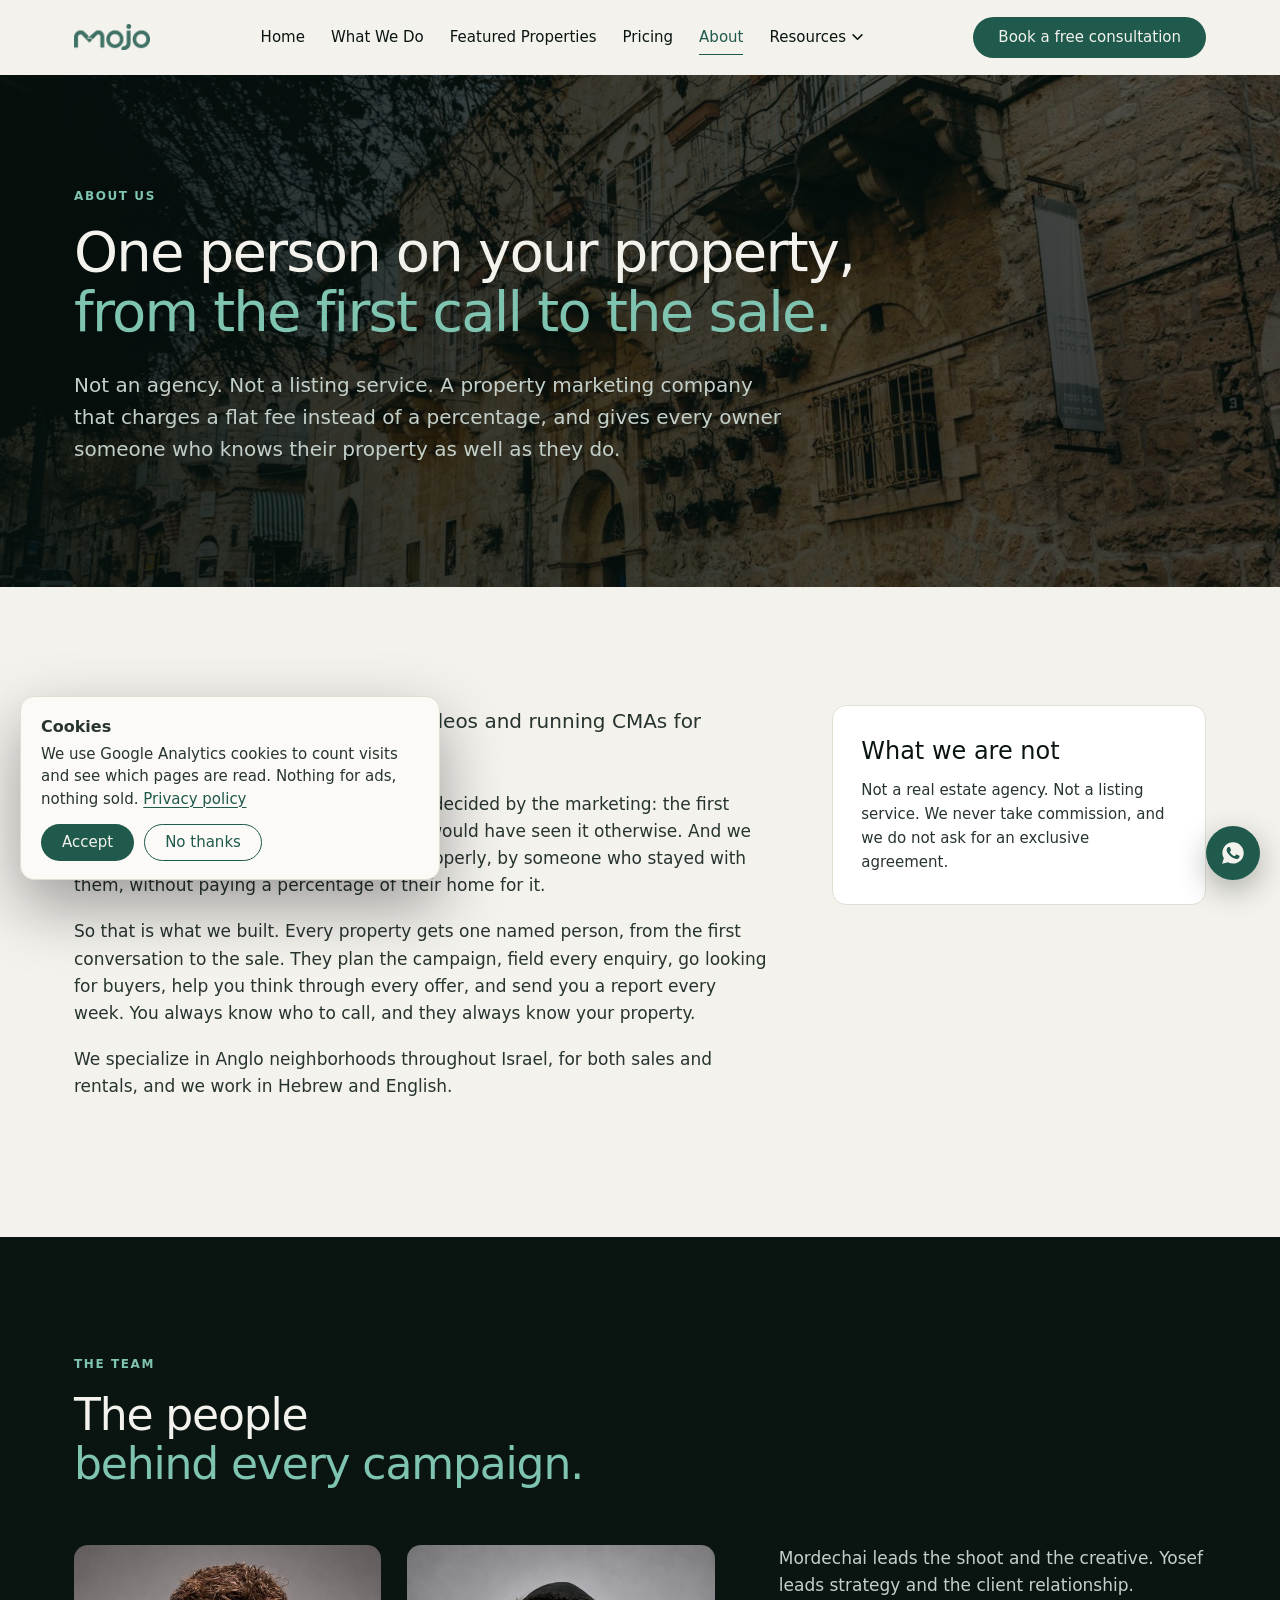
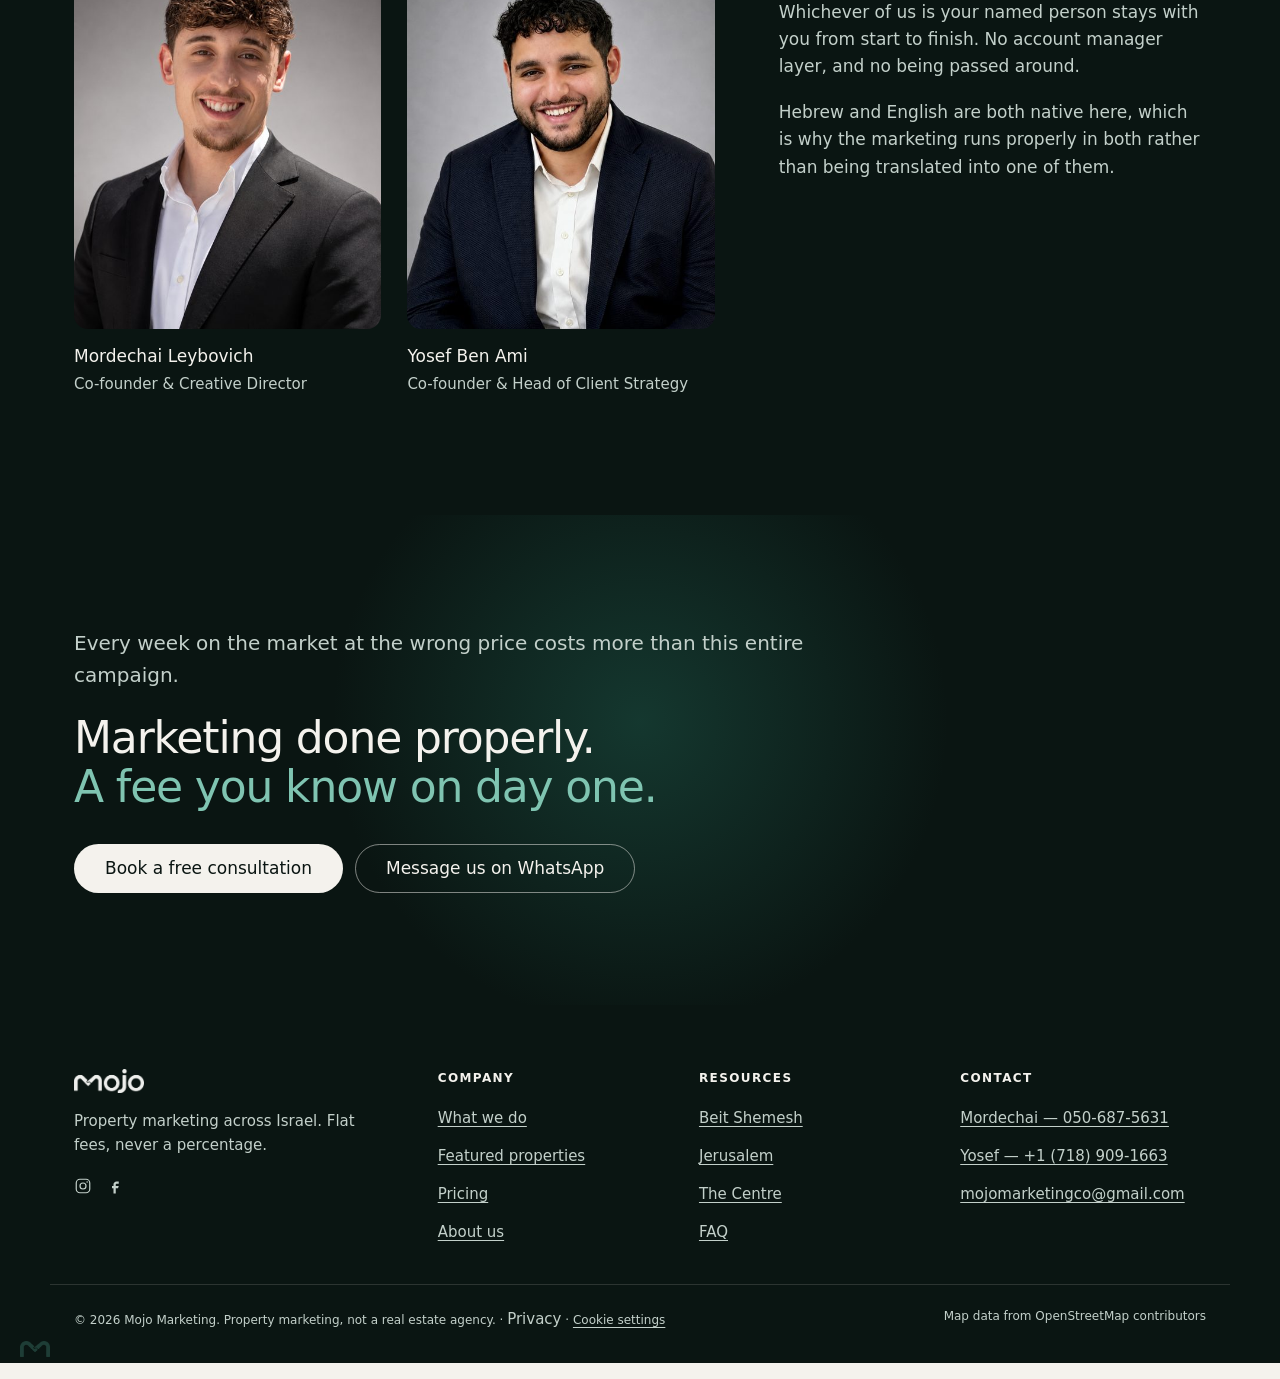
<file: about.html>
<!doctype html>
<html lang="en" dir="ltr" class="no-js">
<head>
<meta charset="utf-8">
<meta name="viewport" content="width=device-width, initial-scale=1">
<meta http-equiv="Content-Security-Policy" content="default-src 'self'; base-uri 'self'; object-src 'none'; script-src 'self' 'unsafe-inline' https://www.googletagmanager.com; style-src 'self' 'unsafe-inline' https://api.fontshare.com; font-src 'self' data: https://api.fontshare.com https://cdn.fontshare.com; img-src 'self' data: https://*.googletagmanager.com https://*.google-analytics.com; media-src 'self'; connect-src 'self' https://*.google-analytics.com https://*.analytics.google.com https://*.googletagmanager.com https://api.web3forms.com; form-action 'self' https://api.web3forms.com; frame-src 'none'; upgrade-insecure-requests">
<meta name="referrer" content="strict-origin-when-cross-origin">
<!-- Google tag (gtag.js) -->
<script>
  /* Google Analytics loads only after the visitor accepts cookies (see the banner in js/site.js). */
  window.dataLayer = window.dataLayer || [];
  function gtag(){dataLayer.push(arguments);}
  window.mjLoadGA = function () {
    if (window.__mjGA) return; window.__mjGA = 1;
    var s = document.createElement('script'); s.async = true;
    s.src = 'https://www.googletagmanager.com/gtag/js?id=G-9Y913H0LKC';
    document.head.appendChild(s);
    gtag('js', new Date()); gtag('config', 'G-9Y913H0LKC');
  };
  try { if (localStorage.getItem('mj_consent') === 'yes') window.mjLoadGA(); } catch (e) {}
</script>

<title>About — Mojo Marketing</title>
<link rel="canonical" href="https://themojomarketing.com/about">
<meta name="description" content="A property marketing company with one named person on every property, from the first call to the sale. A flat fee, never a percentage.">
<meta property="og:type" content="website">
<meta property="og:site_name" content="Mojo Marketing">
<meta property="og:locale" content="en_US">
<meta property="og:url" content="https://themojomarketing.com/about">
<meta property="og:title" content="About — Mojo Marketing">
<meta property="og:description" content="A property marketing company with one named person on every property, from the first call to the sale. A flat fee, never a percentage.">
<meta property="og:image" content="https://themojomarketing.com/assets/hero-poster.jpg">
<meta property="og:image:width" content="1920">
<meta property="og:image:height" content="1080">
<meta property="og:image:alt" content="Mojo Marketing &mdash; property marketing across Israel">
<meta name="twitter:card" content="summary_large_image">
<meta name="twitter:title" content="About — Mojo Marketing">
<meta name="twitter:description" content="A property marketing company with one named person on every property, from the first call to the sale. A flat fee, never a percentage.">
<meta name="twitter:image" content="https://themojomarketing.com/assets/hero-poster.jpg">
<link rel="icon" href="assets/logo/monogram-teal.png">
<link rel="stylesheet" href="css/site.css?v=20261122a">
<script>document.documentElement.classList.remove('no-js');</script>
</head>
<body><header class="header" id="header">
  <div class="container header__in">
    <a href="/" class="header__logo" aria-label="Mojo Marketing, home">
      <img src="assets/logo/wordmark-teal.png" alt="Mojo Marketing" width="320" height="109">
    </a>
    <nav class="nav" id="nav">
      <a href="/">Home</a>
      <a href="/services">What We Do</a>
      <a href="/featured">Featured Properties</a>
      <a href="/pricing">Pricing</a>
      <a href="/about" aria-current="page">About</a>
      <div class="drop" id="drop">
        <button class="drop__btn" id="dropBtn" aria-expanded="false" aria-haspopup="true">Resources
          <svg width="11" height="7" viewBox="0 0 12 8" fill="none" stroke="currentColor" stroke-width="1.8"><path d="M1 1l5 5 5-5" stroke-linecap="round"/></svg>
        </button>
        <div class="drop__menu" role="menu">
          <span class="drop__sep">Communities</span>
          <a href="/communities/beit-shemesh" role="menuitem">Beit Shemesh</a>
          <a href="/communities/jerusalem" role="menuitem">Jerusalem</a>
          <a href="/communities/centre" role="menuitem">The Centre</a>
          <span class="drop__sep">Help</span>
          <a href="/faq" role="menuitem">FAQ</a>
        </div>
      </div>
      <a href="/#book" class="btn btn--primary nav__cta">Book a free consultation</a>
    </nav>
    <div class="header__actions">
      <a href="/#book" class="btn btn--primary" style="padding:12px 24px;font-size:15px">Book a free consultation</a>
      <button class="burger" id="burger" aria-label="Menu" aria-expanded="false" aria-controls="nav">
        <svg width="24" height="24" viewBox="0 0 24 24" fill="none" stroke="currentColor" stroke-width="1.6"><path d="M3 7h18M3 12h18M3 17h18" stroke-linecap="round"/></svg>
      </button>
    </div>
  </div>
</header>
<main>
<section class="band band--dark phero" style="padding-block:112px 100px">
  <img class="phero__img" src="assets/heroes/hero-about.jpg" alt="" width="1920" height="1080" fetchpriority="high" decoding="async">
  <div class="hero__scrim" aria-hidden="true"></div>
  <div class="container">
    <span class="eyebrow">About us</span>
    <h1 class="tt" style="max-width:22ch"><span>One person on your property,</span><span class="teal">from the first call to the sale.</span></h1>
    <p class="lead" style="max-width:56ch;margin-top:20px">Not an agency. Not a listing service. A property marketing company that charges a flat fee instead of a percentage, and gives every owner someone who knows their property as well as they do.</p>
  </div>
</section>

<section class="band section">
  <div class="container">
    <div class="split-6535">
      <div class="rv">
        <p class="lead">We started out shooting property videos and running CMAs for agents.</p>
        <p>Doing that, we saw how much of a sale is decided by the marketing: the first photo, the first call, the buyer who never would have seen it otherwise. And we saw that owners wanted that part done properly, by someone who stayed with them, without paying a percentage of their home for it.</p>
        <p>So that is what we built. Every property gets one named person, from the first conversation to the sale. They plan the campaign, field every enquiry, go looking for buyers, help you think through every offer, and send you a report every week. You always know who to call, and they always know your property.</p>
        <p>We specialize in Anglo neighborhoods throughout Israel, for both sales and rentals, and we work in Hebrew and English.</p>
      </div>
      <div class="rv">
        <div style="border:1px solid var(--grey-light);border-radius:var(--radius);padding:30px 28px;background:#fff">
          <h3 style="font-size:var(--t-h3);margin-bottom:12px">What we are not</h3>
          <p style="margin:0;font-size:var(--t-small)">Not a real estate agency. Not a listing service. We never take commission, and we do not ask for an exclusive agreement.</p>
        </div>
      </div>
    </div>
  </div>
</section>

<section class="band band--dark section">
  <div class="container">
    <div class="shead rv"><span class="eyebrow">The team</span><h2 class="tt"><span>The people</span><span>behind every campaign.</span></h2></div>
    <div class="split-6040" style="align-items:start">
      <div class="rv" style="display:grid;grid-template-columns:1fr 1fr;gap:26px">
        <figure style="margin:0">
          <div style="border-radius:var(--radius);overflow:hidden;aspect-ratio:4/5;background:#222"><img src="assets/img/team-mordechai.jpg" alt="Mordechai Leybovich" style="width:100%;height:100%;object-fit:cover"></div>
          <figcaption style="margin-top:14px"><strong style="font-weight:500;display:block;color:var(--paper)">Mordechai Leybovich</strong><span class="small" style="color:var(--paper-soft)">Co-founder &amp; Creative Director</span></figcaption>
        </figure>
        <figure style="margin:0">
          <div style="border-radius:var(--radius);overflow:hidden;aspect-ratio:4/5;background:#222"><img src="assets/img/team-yosef.jpg" alt="Yosef Ben Ami" style="width:100%;height:100%;object-fit:cover"></div>
          <figcaption style="margin-top:14px"><strong style="font-weight:500;display:block;color:var(--paper)">Yosef Ben Ami</strong><span class="small" style="color:var(--paper-soft)">Co-founder &amp; Head of Client Strategy</span></figcaption>
        </figure>
      </div>
      <div class="rv">
        <p>Mordechai leads the shoot and the creative. Yosef leads strategy and the client relationship. Whichever of us is your named person stays with you from start to finish. No account manager layer, and no being passed around.</p>
        <p>Hebrew and English are both native here, which is why the marketing runs properly in both rather than being translated into one of them.</p>
      </div>
    </div>
  </div>
</section>
</main>
<section class="band band--dark closing">
  <div class="closing__spot" id="spot" aria-hidden="true"></div>
  <div class="container">
    <div class="closing__in rv">
      <p class="cost">Every week on the market at the wrong price costs more than this entire campaign.</p>
      <h2 class="tt"><span>Marketing done properly.</span><span class="teal">A fee you know on day one.</span></h2>
      <div class="btns mt-m">
        <a href="/#book" class="btn btn--onDark">Book a free consultation</a>
        <a href="https://wa.me/972506875631" class="btn btn--ghostDark">Message us on WhatsApp</a>
      </div>
    </div>
  </div>
</section>
<footer class="footer">
  <div class="container footer__in">
    <div>
      <a href="/" class="footer__logo"><img src="assets/logo/wordmark-offwhite.png" alt="Mojo Marketing" width="320" height="109"></a>
      <p style="font-size:15px;max-width:30ch">Property marketing across Israel. Flat fees, never a percentage.</p>
      <div class="social">
        <a href="https://instagram.com/mojo_il" aria-label="Instagram"><svg viewBox="0 0 24 24" fill="none" stroke="currentColor" stroke-width="1.6"><rect x="3" y="3" width="18" height="18" rx="5"/><circle cx="12" cy="12" r="4"/><circle cx="17.5" cy="6.5" r="1" fill="currentColor" stroke="none"/></svg></a>
        <a href="https://facebook.com/people/Mojo-Marketing/61591232291703" aria-label="Facebook"><svg viewBox="0 0 24 24" fill="currentColor"><path d="M14 9h3V6h-3c-2.2 0-4 1.8-4 4v2H8v3h2v7h3v-7h3l1-3h-4v-2c0-.6.4-1 1-1z"/></svg></a>
      </div>
    </div>
    <div><h4>Company</h4><ul>
      <li><a href="/services">What we do</a></li>
      <li><a href="/featured">Featured properties</a></li>
      <li><a href="/pricing">Pricing</a></li>
      <li><a href="/about">About us</a></li>
    </ul></div>
    <div><h4>Resources</h4><ul>
      <li><a href="/communities/beit-shemesh">Beit Shemesh</a></li>
      <li><a href="/communities/jerusalem">Jerusalem</a></li>
      <li><a href="/communities/centre">The Centre</a></li>
      <li><a href="/faq">FAQ</a></li>
    </ul></div>
    <div><h4>Contact</h4><ul>
      <li><a href="https://wa.me/972506875631">Mordechai — 050-687-5631</a></li>
      <li><a href="tel:+17189091663">Yosef — +1 (718) 909-1663</a></li>
      <li><a href="mailto:mojomarketingco@gmail.com">mojomarketingco@gmail.com</a></li>
    </ul></div>
  </div>
  <div class="container footer__bottom">
    <span>© <span id="yr">2026</span> Mojo Marketing. Property marketing, not a real estate agency. &middot; <a href="/privacy">Privacy</a></span>
    <span>Map data from OpenStreetMap contributors</span>
  </div>
</footer>

<a class="wa" href="https://wa.me/972506875631" aria-label="Message us on WhatsApp"><svg viewBox="0 0 24 24" fill="currentColor"><path d="M12.04 2C6.6 2 2.2 6.4 2.2 11.84c0 1.74.46 3.43 1.32 4.92L2 22l5.37-1.4a9.8 9.8 0 004.67 1.19h.01c5.43 0 9.84-4.4 9.84-9.84C21.89 6.4 17.47 2 12.04 2zm5.75 14.05c-.24.68-1.2 1.25-1.96 1.41-.52.11-1.2.2-3.5-.75-2.94-1.22-4.83-4.2-4.98-4.4-.14-.2-1.19-1.58-1.19-3.02s.75-2.14 1.02-2.44c.27-.3.59-.37.78-.37l.56.01c.18 0 .42-.07.66.5.24.58.83 2.02.9 2.17.07.15.12.32.02.52-.1.2-.15.32-.3.5l-.44.51c-.15.15-.3.32-.13.62.17.3.75 1.24 1.62 2.01 1.11 1 2.05 1.3 2.34 1.45.3.15.47.13.64-.08.18-.2.75-.87.95-1.17.2-.3.4-.25.67-.15.27.1 1.7.8 1.99.95.3.15.49.22.56.35.07.12.07.72-.17 1.4z"/></svg></a>
<div class="stickybar" id="stickybar"><a href="/#book" class="btn btn--primary">Book a free consultation</a></div>
<div class="mscroll" id="mscroll" aria-hidden="true"><img src="assets/logo/monogram-teal.png" alt="" id="mimg"></div>
<script src="js/site.js?v=20261122a" defer></script>
</body></html>
</file>
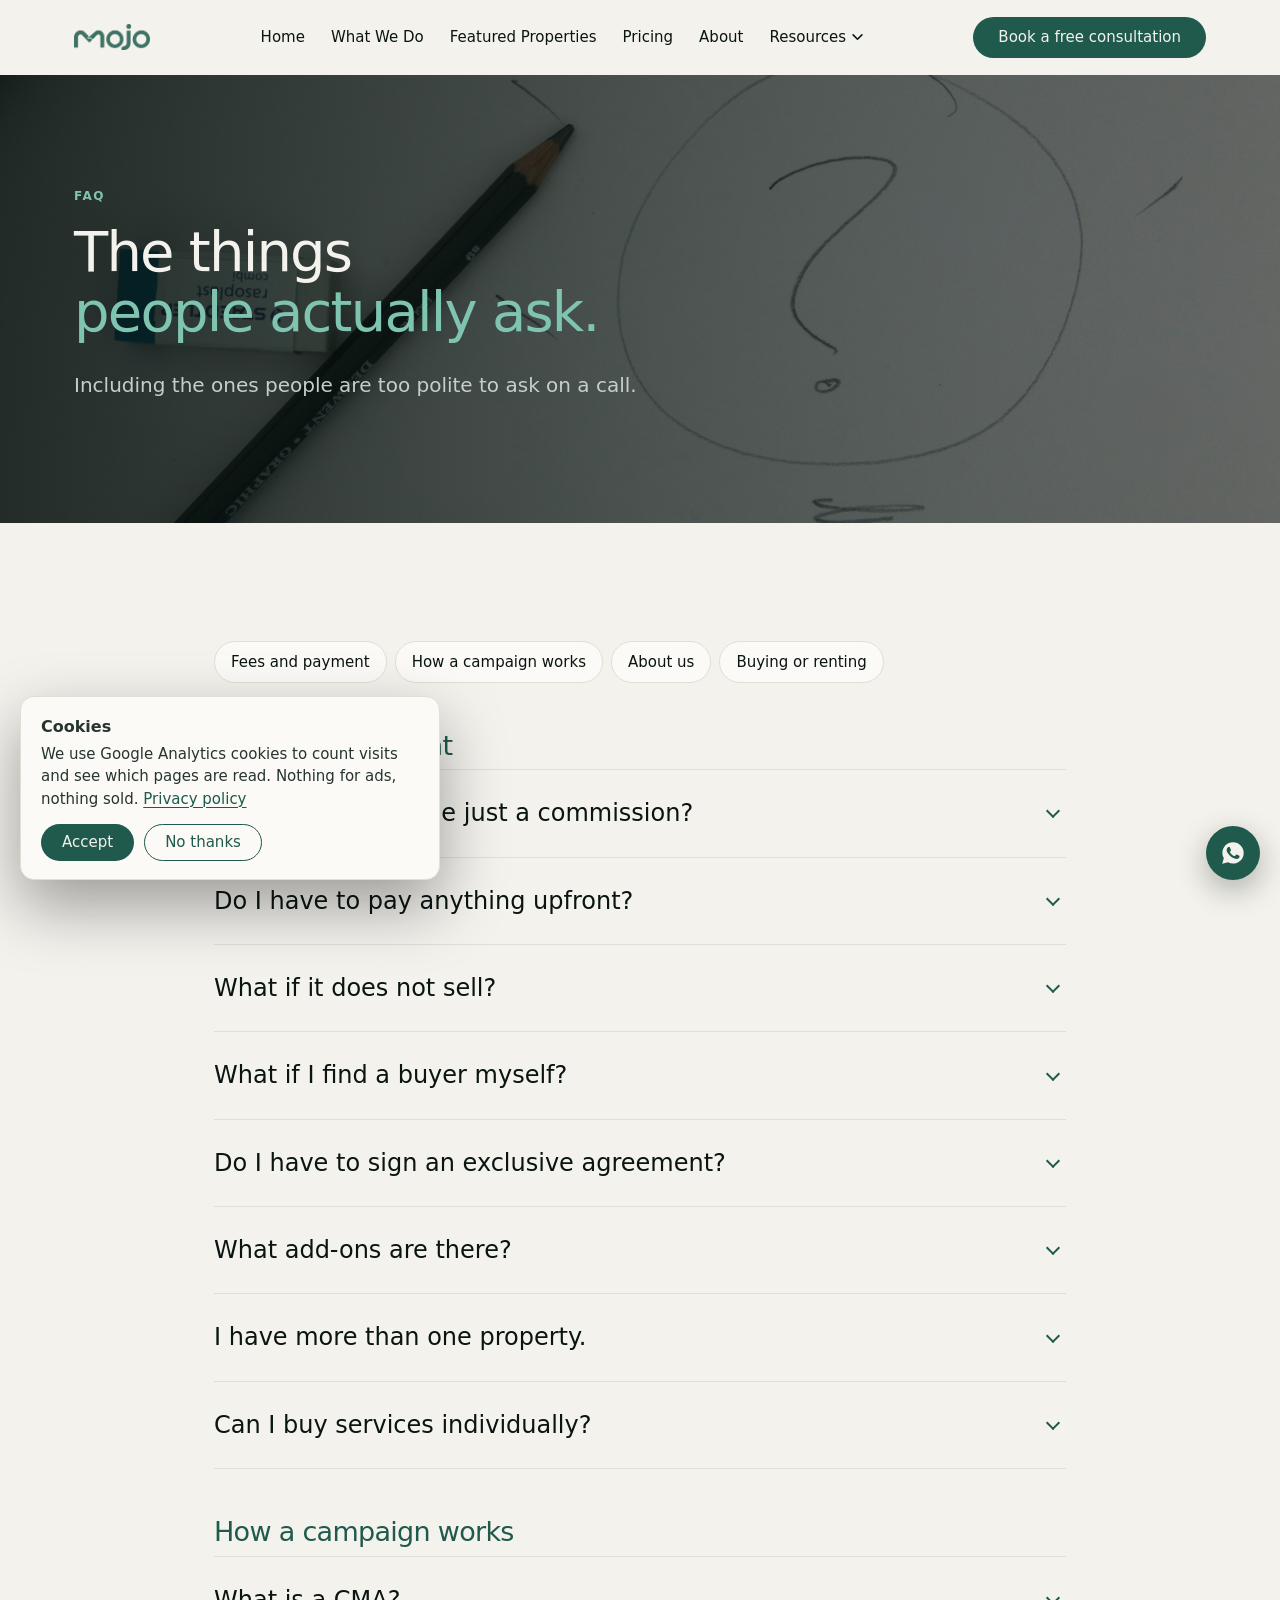
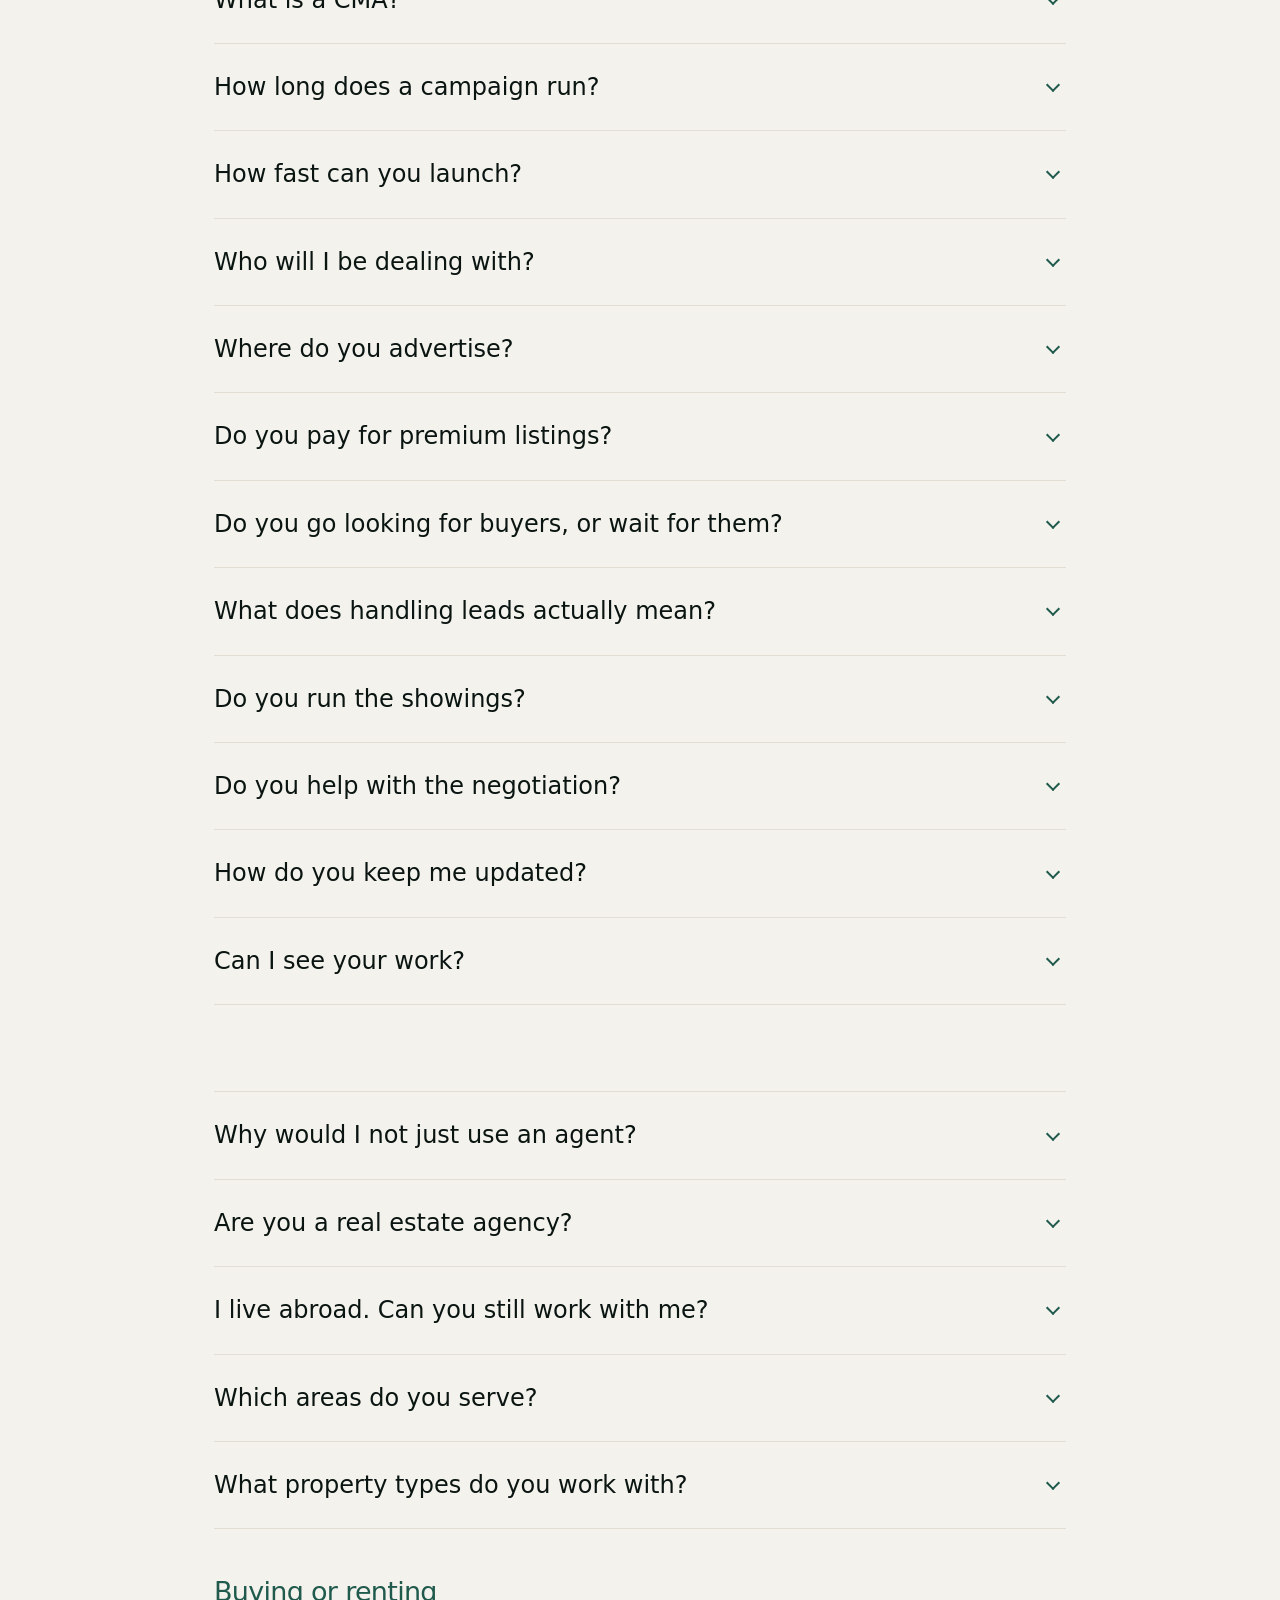
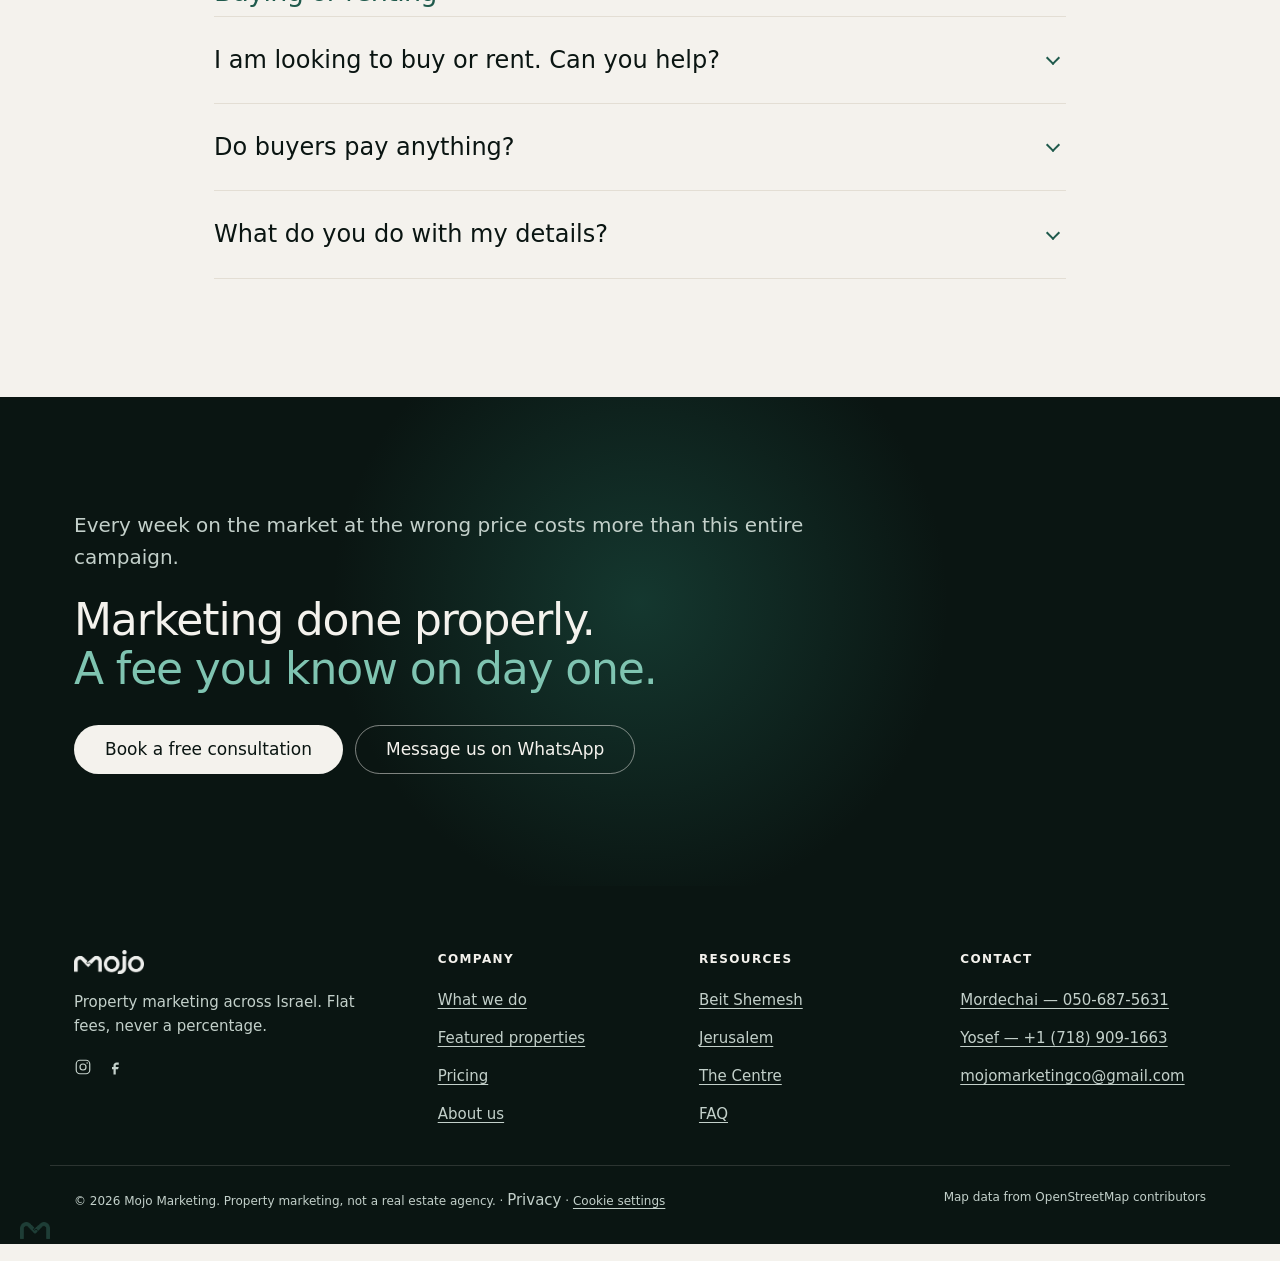
<file: faq.html>
<!doctype html>
<html lang="en" dir="ltr" class="no-js">
<head>
<meta charset="utf-8">
<meta name="viewport" content="width=device-width, initial-scale=1">
<meta http-equiv="Content-Security-Policy" content="default-src 'self'; base-uri 'self'; object-src 'none'; script-src 'self' 'unsafe-inline' https://www.googletagmanager.com; style-src 'self' 'unsafe-inline' https://api.fontshare.com; font-src 'self' data: https://api.fontshare.com https://cdn.fontshare.com; img-src 'self' data: https://*.googletagmanager.com https://*.google-analytics.com; media-src 'self'; connect-src 'self' https://*.google-analytics.com https://*.analytics.google.com https://*.googletagmanager.com https://api.web3forms.com; form-action 'self' https://api.web3forms.com; frame-src 'none'; upgrade-insecure-requests">
<meta name="referrer" content="strict-origin-when-cross-origin">
<!-- Google tag (gtag.js) -->
<script>
  /* Google Analytics loads only after the visitor accepts cookies (see the banner in js/site.js). */
  window.dataLayer = window.dataLayer || [];
  function gtag(){dataLayer.push(arguments);}
  window.mjLoadGA = function () {
    if (window.__mjGA) return; window.__mjGA = 1;
    var s = document.createElement('script'); s.async = true;
    s.src = 'https://www.googletagmanager.com/gtag/js?id=G-9Y913H0LKC';
    document.head.appendChild(s);
    gtag('js', new Date()); gtag('config', 'G-9Y913H0LKC');
  };
  try { if (localStorage.getItem('mj_consent') === 'yes') window.mjLoadGA(); } catch (e) {}
</script>

<title>Frequently asked questions — Mojo Marketing</title>
<link rel="canonical" href="https://themojomarketing.com/faq">
<meta name="description" content="The marketing fee, what happens if it does not sell, negotiation, finding buyers, add-ons, showings, working from abroad and service areas.">
<meta property="og:type" content="website">
<meta property="og:site_name" content="Mojo Marketing">
<meta property="og:locale" content="en_US">
<meta property="og:url" content="https://themojomarketing.com/faq">
<meta property="og:title" content="Frequently asked questions — Mojo Marketing">
<meta property="og:description" content="The marketing fee, what happens if it does not sell, negotiation, finding buyers, add-ons, showings, working from abroad and service areas.">
<meta property="og:image" content="https://themojomarketing.com/assets/hero-poster.jpg">
<meta property="og:image:width" content="1920">
<meta property="og:image:height" content="1080">
<meta property="og:image:alt" content="Mojo Marketing &mdash; property marketing across Israel">
<meta name="twitter:card" content="summary_large_image">
<meta name="twitter:title" content="Frequently asked questions — Mojo Marketing">
<meta name="twitter:description" content="The marketing fee, what happens if it does not sell, negotiation, finding buyers, add-ons, showings, working from abroad and service areas.">
<meta name="twitter:image" content="https://themojomarketing.com/assets/hero-poster.jpg">
<link rel="icon" href="assets/logo/monogram-teal.png">
<link rel="stylesheet" href="css/site.css?v=20261122a">
<script>document.documentElement.classList.remove('no-js');</script>
<script type="application/ld+json">
{
  "@context": "https://schema.org",
  "@type": "FAQPage",
  "mainEntity": [
    {
      "@type": "Question",
      "name": "Is the marketing fee just a commission?",
      "acceptedAnswer": {
        "@type": "Answer",
        "text": "No. A commission is a percentage of your sale price, so it rises with the value of your property and you do not know the figure until you sell. Our marketing fee is fixed: ₪12,000 when a sale goes through, ₪3,000 when a rental is let, whatever the property goes for."
      }
    },
    {
      "@type": "Question",
      "name": "Do I have to pay anything upfront?",
      "acceptedAnswer": {
        "@type": "Answer",
        "text": "No. The CMA, photography, video and the whole campaign happen before you pay anything. If you prefer, you can pay upfront instead and pay less: ₪6,500 for a sale or ₪2,500 for a rental, at signing, and nothing when it sells or rents."
      }
    },
    {
      "@type": "Question",
      "name": "What if it does not sell?",
      "acceptedAnswer": {
        "@type": "Answer",
        "text": "If a sale has not sold after six months, you pay ₪2,000 for the marketing you received, and nothing more. If a rental has not been let within 60 days, it is ₪750. If you paid upfront, there is nothing more to pay."
      }
    },
    {
      "@type": "Question",
      "name": "What if I find a buyer myself?",
      "acceptedAnswer": {
        "@type": "Answer",
        "text": "Then you do not pay the ₪12,000. The sale fee is only for a buyer who came through our marketing. If you sell to a buyer you found yourself, you pay ₪2,000 for the marketing you received, the same as if it had not sold, and nothing more."
      }
    },
    {
      "@type": "Question",
      "name": "Do I have to sign an exclusive agreement?",
      "acceptedAnswer": {
        "@type": "Answer",
        "text": "No. We do not ask for an exclusive agreement."
      }
    },
    {
      "@type": "Question",
      "name": "What add-ons are there?",
      "acceptedAnswer": {
        "@type": "Answer",
        "text": "A floor plan drawn by our architect, paid social ad campaigns (you set and pay the ad budget directly), drone footage, top-tier listing placement, an open house day, and listings in more languages. They are priced when we quote, and none of them are required. See the add-ons."
      }
    },
    {
      "@type": "Question",
      "name": "I have more than one property.",
      "acceptedAnswer": {
        "@type": "Answer",
        "text": "We do package pricing for multiple properties. Get in touch and we will put something together."
      }
    },
    {
      "@type": "Question",
      "name": "Can I buy services individually?",
      "acceptedAnswer": {
        "@type": "Answer",
        "text": "Yes. Individual services are available on request, priced per project."
      }
    },
    {
      "@type": "Question",
      "name": "What is a CMA?",
      "acceptedAnswer": {
        "@type": "Answer",
        "text": "A comparative market analysis: what your property is really worth, worked out before anything goes live. We look at what actually sold nearby, from the Israel Tax Authority’s real estate database, and at what is listed and sitting unsold, and why. Price it wrong and nothing after that can fix it."
      }
    },
    {
      "@type": "Question",
      "name": "How long does a campaign run?",
      "acceptedAnswer": {
        "@type": "Answer",
        "text": "A sale campaign runs until it sells, for up to six months, with a report every week. A rental campaign runs for 60 days."
      }
    },
    {
      "@type": "Question",
      "name": "How fast can you launch?",
      "acceptedAnswer": {
        "@type": "Answer",
        "text": "Within 48 hours of your property visit and content creation."
      }
    },
    {
      "@type": "Question",
      "name": "Who will I be dealing with?",
      "acceptedAnswer": {
        "@type": "Answer",
        "text": "One named person, from the first call to the sale, with a direct number. You will not be passed between people."
      }
    },
    {
      "@type": "Question",
      "name": "Where do you advertise?",
      "acceptedAnswer": {
        "@type": "Answer",
        "text": "On the main property sites and social media, through our exclusive network of community WhatsApp groups and contacts, with a sign at the property, and to our own buyers list. Paid social ad campaigns are available as an add-on."
      }
    },
    {
      "@type": "Question",
      "name": "Do you pay for premium listings?",
      "acceptedAnswer": {
        "@type": "Answer",
        "text": "Yes. We pay for premium packages on the property sites we use, so your listing gets better placement than a free private listing, at no extra cost to you. If you want it at the very top, we can upgrade it to the portal’s highest tier as an add-on, at the portal’s own price."
      }
    },
    {
      "@type": "Question",
      "name": "Do you go looking for buyers, or wait for them?",
      "acceptedAnswer": {
        "@type": "Answer",
        "text": "Both. Beyond the listings, we scan social media, listing sites and the community groups for people looking for a property like yours, and call them. We also keep our own list of buyers who have told us what they want, and check every new property against it."
      }
    },
    {
      "@type": "Question",
      "name": "What does handling leads actually mean?",
      "acceptedAnswer": {
        "@type": "Answer",
        "text": "Enquiries come to us instead of to you. We speak to everyone who calls, filter out the people who are not serious, and pass on the buyers worth your time with our notes. You can still see every enquiry if you want to. It also protects your position. Sellers taking their own calls tend to give things away without realising: how long it has been listed, when they need to move, whether they would take less. We know which questions to answer and which to leave alone."
      }
    },
    {
      "@type": "Question",
      "name": "Do you run the showings?",
      "acceptedAnswer": {
        "@type": "Answer",
        "text": "We can. Showings are included in both packages, and it is your call: run them yourself, or hand them to us."
      }
    },
    {
      "@type": "Question",
      "name": "Do you help with the negotiation?",
      "acceptedAnswer": {
        "@type": "Answer",
        "text": "Yes. When offers arrive we work out your answer with you, what to hold, what to give and when, and we can handle the back-and-forth with the buyer. The final decision is always yours. The contract itself is drawn up by your lawyer, as with any sale."
      }
    },
    {
      "@type": "Question",
      "name": "How do you keep me updated?",
      "acceptedAnswer": {
        "@type": "Answer",
        "text": "A weekly report on reach, enquiries, viewings, offers and what we would do next, plus the serious enquiries as they come in."
      }
    },
    {
      "@type": "Question",
      "name": "Can I see your work?",
      "acceptedAnswer": {
        "@type": "Answer",
        "text": "Yes. Our current campaigns are on the featured properties page."
      }
    },
    {
      "@type": "Question",
      "name": "Why would I not just use an agent?",
      "acceptedAnswer": {
        "@type": "Answer",
        "text": "An agent takes a percentage of your sale. We do the marketing, find and filter the buyers, run the showings if you want us to, and negotiate with you, for a flat fee. The contract is drawn up by your lawyer either way, as it is with any agent."
      }
    },
    {
      "@type": "Question",
      "name": "Are you a real estate agency?",
      "acceptedAnswer": {
        "@type": "Answer",
        "text": "No. We are a property marketing company. Not an agency, not a listing service. We never take commission."
      }
    },
    {
      "@type": "Question",
      "name": "I live abroad. Can you still work with me?",
      "acceptedAnswer": {
        "@type": "Answer",
        "text": "Yes, and a large part of our client base is in exactly that position. We handle the photography, the listings, and the campaign on the ground, and you get weekly updates wherever you are."
      }
    },
    {
      "@type": "Question",
      "name": "Which areas do you serve?",
      "acceptedAnswer": {
        "@type": "Answer",
        "text": "All over Israel. Jerusalem, Tel Aviv, Beit Shemesh, Modiin, Netanya, Ra'anana, Haifa, Ashdod, Herzliya, and everywhere in between."
      }
    },
    {
      "@type": "Question",
      "name": "What property types do you work with?",
      "acceptedAnswer": {
        "@type": "Answer",
        "text": "Apartments, houses, and commercial properties across all price points, for both sale and rental."
      }
    },
    {
      "@type": "Question",
      "name": "I am looking to buy or rent. Can you help?",
      "acceptedAnswer": {
        "@type": "Answer",
        "text": "Yes. Tell us what you are looking for on the featured properties page and we add you to our buyers list. When one of our properties matches, we call you."
      }
    },
    {
      "@type": "Question",
      "name": "Do buyers pay anything?",
      "acceptedAnswer": {
        "@type": "Answer",
        "text": "No. Buyers and tenants never pay us anything, whether you join the buyers list or buy or rent one of our properties."
      }
    },
    {
      "@type": "Question",
      "name": "What do you do with my details?",
      "acceptedAnswer": {
        "@type": "Answer",
        "text": "We use them to tell you about properties that match, and if you ask about a specific property we pass your name to its owner. Nothing is sold or shared beyond that. Our privacy policy has the details."
      }
    }
  ]
}
</script>
</head>
<body><header class="header" id="header">
  <div class="container header__in">
    <a href="/" class="header__logo" aria-label="Mojo Marketing, home">
      <img src="assets/logo/wordmark-teal.png" alt="Mojo Marketing" width="320" height="109">
    </a>
    <nav class="nav" id="nav">
      <a href="/">Home</a>
      <a href="/services">What We Do</a>
      <a href="/featured">Featured Properties</a>
      <a href="/pricing">Pricing</a>
      <a href="/about">About</a>
      <div class="drop" id="drop">
        <button class="drop__btn" id="dropBtn" aria-expanded="false" aria-haspopup="true">Resources
          <svg width="11" height="7" viewBox="0 0 12 8" fill="none" stroke="currentColor" stroke-width="1.8"><path d="M1 1l5 5 5-5" stroke-linecap="round"/></svg>
        </button>
        <div class="drop__menu" role="menu">
          <span class="drop__sep">Communities</span>
          <a href="/communities/beit-shemesh" role="menuitem">Beit Shemesh</a>
          <a href="/communities/jerusalem" role="menuitem">Jerusalem</a>
          <a href="/communities/centre" role="menuitem">The Centre</a>
          <span class="drop__sep">Help</span>
          <a href="/faq" role="menuitem">FAQ</a>
        </div>
      </div>
      <a href="/#book" class="btn btn--primary nav__cta">Book a free consultation</a>
    </nav>
    <div class="header__actions">
      <a href="/#book" class="btn btn--primary" style="padding:12px 24px;font-size:15px">Book a free consultation</a>
      <button class="burger" id="burger" aria-label="Menu" aria-expanded="false" aria-controls="nav">
        <svg width="24" height="24" viewBox="0 0 24 24" fill="none" stroke="currentColor" stroke-width="1.6"><path d="M3 7h18M3 12h18M3 17h18" stroke-linecap="round"/></svg>
      </button>
    </div>
  </div>
</header>
<main>
<section class="band band--dark phero" style="padding-block:112px 100px">
  <img class="phero__img" src="assets/heroes/hero-faq.jpg" alt="" width="1920" height="1080" fetchpriority="high" decoding="async">
  <div class="hero__scrim" aria-hidden="true"></div>
  <div class="container">
    <span class="eyebrow">FAQ</span>
    <h1 class="tt" style="max-width:16ch"><span>The things</span><span class="teal">people actually ask.</span></h1>
    <p class="lead" style="max-width:56ch;margin-top:20px">Including the ones people are too polite to ask on a call.</p>
  </div>
</section>
<section class="band section">
  <div class="container" style="max-width:900px">
    <nav class="faq-jump rv" aria-label="FAQ sections"><a href="#fees-and-payment">Fees and payment</a><a href="#how-a-campaign-works">How a campaign works</a><a href="#about-us">About us</a><a href="#buying-or-renting">Buying or renting</a></nav><h2 class="faq-grp rv" id="fees-and-payment">Fees and payment</h2><div class="faq rv"><details><summary>Is the marketing fee just a commission?</summary><div class="ans"><p>No. A commission is a percentage of your sale price, so it rises with the value of your property and you do not know the figure until you sell. Our marketing fee is fixed: ₪12,000 when a sale goes through, ₪3,000 when a rental is let, whatever the property goes for.</p></div></details>
<details><summary>Do I have to pay anything upfront?</summary><div class="ans"><p>No. The CMA, photography, video and the whole campaign happen before you pay anything. If you prefer, you can pay upfront instead and pay less: ₪6,500 for a sale or ₪2,500 for a rental, at signing, and nothing when it sells or rents.</p></div></details>
<details><summary>What if it does not sell?</summary><div class="ans"><p>If a sale has not sold after six months, you pay ₪2,000 for the marketing you received, and nothing more. If a rental has not been let within 60 days, it is ₪750. If you paid upfront, there is nothing more to pay.</p></div></details>
<details><summary>What if I find a buyer myself?</summary><div class="ans"><p>Then you do not pay the ₪12,000. The sale fee is only for a buyer who came through our marketing. If you sell to a buyer you found yourself, you pay ₪2,000 for the marketing you received, the same as if it had not sold, and nothing more.</p></div></details>
<details><summary>Do I have to sign an exclusive agreement?</summary><div class="ans"><p>No. We do not ask for an exclusive agreement.</p></div></details>
<details><summary>What add-ons are there?</summary><div class="ans"><p>A floor plan drawn by our architect, paid social ad campaigns (you set and pay the ad budget directly), drone footage, top-tier listing placement, an open house day, and listings in more languages. They are priced when we quote, and none of them are required. <a href="/services#add-ons">See the add-ons</a>.</p></div></details>
<details><summary>I have more than one property.</summary><div class="ans"><p>We do package pricing for multiple properties. Get in touch and we will put something together.</p></div></details>
<details><summary>Can I buy services individually?</summary><div class="ans"><p>Yes. Individual services are available on request, priced per project.</p></div></details></div><h2 class="faq-grp rv" id="how-a-campaign-works">How a campaign works</h2><div class="faq rv"><details><summary>What is a CMA?</summary><div class="ans"><p>A comparative market analysis: what your property is really worth, worked out before anything goes live. We look at what actually sold nearby, from the Israel Tax Authority’s real estate database, and at what is listed and sitting unsold, and why. Price it wrong and nothing after that can fix it.</p></div></details>
<details><summary>How long does a campaign run?</summary><div class="ans"><p>A sale campaign runs until it sells, for up to six months, with a report every week. A rental campaign runs for 60 days.</p></div></details>
<details><summary>How fast can you launch?</summary><div class="ans"><p>Within 48 hours of your property visit and content creation.</p></div></details>
<details><summary>Who will I be dealing with?</summary><div class="ans"><p>One named person, from the first call to the sale, with a direct number. You will not be passed between people.</p></div></details>
<details><summary>Where do you advertise?</summary><div class="ans"><p>On the main property sites and social media, through our exclusive network of community WhatsApp groups and contacts, with a sign at the property, and to our own buyers list. Paid social ad campaigns are available as an add-on.</p></div></details>
<details><summary>Do you pay for premium listings?</summary><div class="ans"><p>Yes. We pay for premium packages on the property sites we use, so your listing gets better placement than a free private listing, at no extra cost to you. If you want it at the very top, we can upgrade it to the portal’s highest tier as an add-on, at the portal’s own price.</p></div></details>
<details><summary>Do you go looking for buyers, or wait for them?</summary><div class="ans"><p>Both. Beyond the listings, we scan social media, listing sites and the community groups for people looking for a property like yours, and call them. We also keep our own list of buyers who have told us what they want, and check every new property against it.</p></div></details>
<details><summary>What does handling leads actually mean?</summary><div class="ans"><p>Enquiries come to us instead of to you. We speak to everyone who calls, filter out the people who are not serious, and pass on the buyers worth your time with our notes. You can still see every enquiry if you want to.</p><p>It also protects your position. Sellers taking their own calls tend to give things away without realising: how long it has been listed, when they need to move, whether they would take less. We know which questions to answer and which to leave alone.</p></div></details>
<details><summary>Do you run the showings?</summary><div class="ans"><p>We can. Showings are included in both packages, and it is your call: run them yourself, or hand them to us.</p></div></details>
<details><summary>Do you help with the negotiation?</summary><div class="ans"><p>Yes. When offers arrive we work out your answer with you, what to hold, what to give and when, and we can handle the back-and-forth with the buyer. The final decision is always yours. The contract itself is drawn up by your lawyer, as with any sale.</p></div></details>
<details><summary>How do you keep me updated?</summary><div class="ans"><p>A weekly report on reach, enquiries, viewings, offers and what we would do next, plus the serious enquiries as they come in.</p></div></details>
<details><summary>Can I see your work?</summary><div class="ans"><p>Yes. Our current campaigns are on the <a href="/featured">featured properties page</a>.</p></div></details></div><h2 class="faq-grp rv" id="about-us">About us</h2><div class="faq rv"><details><summary>Why would I not just use an agent?</summary><div class="ans"><p>An agent takes a percentage of your sale. We do the marketing, find and filter the buyers, run the showings if you want us to, and negotiate with you, for a flat fee. The contract is drawn up by your lawyer either way, as it is with any agent.</p></div></details>
<details><summary>Are you a real estate agency?</summary><div class="ans"><p>No. We are a property marketing company. Not an agency, not a listing service. We never take commission.</p></div></details>
<details><summary>I live abroad. Can you still work with me?</summary><div class="ans"><p>Yes, and a large part of our client base is in exactly that position. We handle the photography, the listings, and the campaign on the ground, and you get weekly updates wherever you are.</p></div></details>
<details><summary>Which areas do you serve?</summary><div class="ans"><p>All over Israel. Jerusalem, Tel Aviv, Beit Shemesh, Modiin, Netanya, Ra'anana, Haifa, Ashdod, Herzliya, and everywhere in between.</p></div></details>
<details><summary>What property types do you work with?</summary><div class="ans"><p>Apartments, houses, and commercial properties across all price points, for both sale and rental.</p></div></details></div><h2 class="faq-grp rv" id="buying-or-renting">Buying or renting</h2><div class="faq rv"><details><summary>I am looking to buy or rent. Can you help?</summary><div class="ans"><p>Yes. Tell us what you are looking for on the <a href="/featured#looking">featured properties page</a> and we add you to our buyers list. When one of our properties matches, we call you.</p></div></details>
<details><summary>Do buyers pay anything?</summary><div class="ans"><p>No. Buyers and tenants never pay us anything, whether you join the buyers list or buy or rent one of our properties.</p></div></details>
<details><summary>What do you do with my details?</summary><div class="ans"><p>We use them to tell you about properties that match, and if you ask about a specific property we pass your name to its owner. Nothing is sold or shared beyond that. <a href="/privacy">Our privacy policy</a> has the details.</p></div></details></div>
  </div>
</section>
</main>
<section class="band band--dark closing">
  <div class="closing__spot" id="spot" aria-hidden="true"></div>
  <div class="container">
    <div class="closing__in rv">
      <p class="cost">Every week on the market at the wrong price costs more than this entire campaign.</p>
      <h2 class="tt"><span>Marketing done properly.</span><span class="teal">A fee you know on day one.</span></h2>
      <div class="btns mt-m">
        <a href="/#book" class="btn btn--onDark">Book a free consultation</a>
        <a href="https://wa.me/972506875631" class="btn btn--ghostDark">Message us on WhatsApp</a>
      </div>
    </div>
  </div>
</section>
<footer class="footer">
  <div class="container footer__in">
    <div>
      <a href="/" class="footer__logo"><img src="assets/logo/wordmark-offwhite.png" alt="Mojo Marketing" width="320" height="109"></a>
      <p style="font-size:15px;max-width:30ch">Property marketing across Israel. Flat fees, never a percentage.</p>
      <div class="social">
        <a href="https://instagram.com/mojo_il" aria-label="Instagram"><svg viewBox="0 0 24 24" fill="none" stroke="currentColor" stroke-width="1.6"><rect x="3" y="3" width="18" height="18" rx="5"/><circle cx="12" cy="12" r="4"/><circle cx="17.5" cy="6.5" r="1" fill="currentColor" stroke="none"/></svg></a>
        <a href="https://facebook.com/people/Mojo-Marketing/61591232291703" aria-label="Facebook"><svg viewBox="0 0 24 24" fill="currentColor"><path d="M14 9h3V6h-3c-2.2 0-4 1.8-4 4v2H8v3h2v7h3v-7h3l1-3h-4v-2c0-.6.4-1 1-1z"/></svg></a>
      </div>
    </div>
    <div><h4>Company</h4><ul>
      <li><a href="/services">What we do</a></li>
      <li><a href="/featured">Featured properties</a></li>
      <li><a href="/pricing">Pricing</a></li>
      <li><a href="/about">About us</a></li>
    </ul></div>
    <div><h4>Resources</h4><ul>
      <li><a href="/communities/beit-shemesh">Beit Shemesh</a></li>
      <li><a href="/communities/jerusalem">Jerusalem</a></li>
      <li><a href="/communities/centre">The Centre</a></li>
      <li><a href="/faq">FAQ</a></li>
    </ul></div>
    <div><h4>Contact</h4><ul>
      <li><a href="https://wa.me/972506875631">Mordechai — 050-687-5631</a></li>
      <li><a href="tel:+17189091663">Yosef — +1 (718) 909-1663</a></li>
      <li><a href="mailto:mojomarketingco@gmail.com">mojomarketingco@gmail.com</a></li>
    </ul></div>
  </div>
  <div class="container footer__bottom">
    <span>© <span id="yr">2026</span> Mojo Marketing. Property marketing, not a real estate agency. &middot; <a href="/privacy">Privacy</a></span>
    <span>Map data from OpenStreetMap contributors</span>
  </div>
</footer>

<a class="wa" href="https://wa.me/972506875631" aria-label="Message us on WhatsApp"><svg viewBox="0 0 24 24" fill="currentColor"><path d="M12.04 2C6.6 2 2.2 6.4 2.2 11.84c0 1.74.46 3.43 1.32 4.92L2 22l5.37-1.4a9.8 9.8 0 004.67 1.19h.01c5.43 0 9.84-4.4 9.84-9.84C21.89 6.4 17.47 2 12.04 2zm5.75 14.05c-.24.68-1.2 1.25-1.96 1.41-.52.11-1.2.2-3.5-.75-2.94-1.22-4.83-4.2-4.98-4.4-.14-.2-1.19-1.58-1.19-3.02s.75-2.14 1.02-2.44c.27-.3.59-.37.78-.37l.56.01c.18 0 .42-.07.66.5.24.58.83 2.02.9 2.17.07.15.12.32.02.52-.1.2-.15.32-.3.5l-.44.51c-.15.15-.3.32-.13.62.17.3.75 1.24 1.62 2.01 1.11 1 2.05 1.3 2.34 1.45.3.15.47.13.64-.08.18-.2.75-.87.95-1.17.2-.3.4-.25.67-.15.27.1 1.7.8 1.99.95.3.15.49.22.56.35.07.12.07.72-.17 1.4z"/></svg></a>
<div class="stickybar" id="stickybar"><a href="/#book" class="btn btn--primary">Book a free consultation</a></div>
<div class="mscroll" id="mscroll" aria-hidden="true"><img src="assets/logo/monogram-teal.png" alt="" id="mimg"></div>
<script src="js/site.js?v=20261122a" defer></script>
</body></html>
</file>
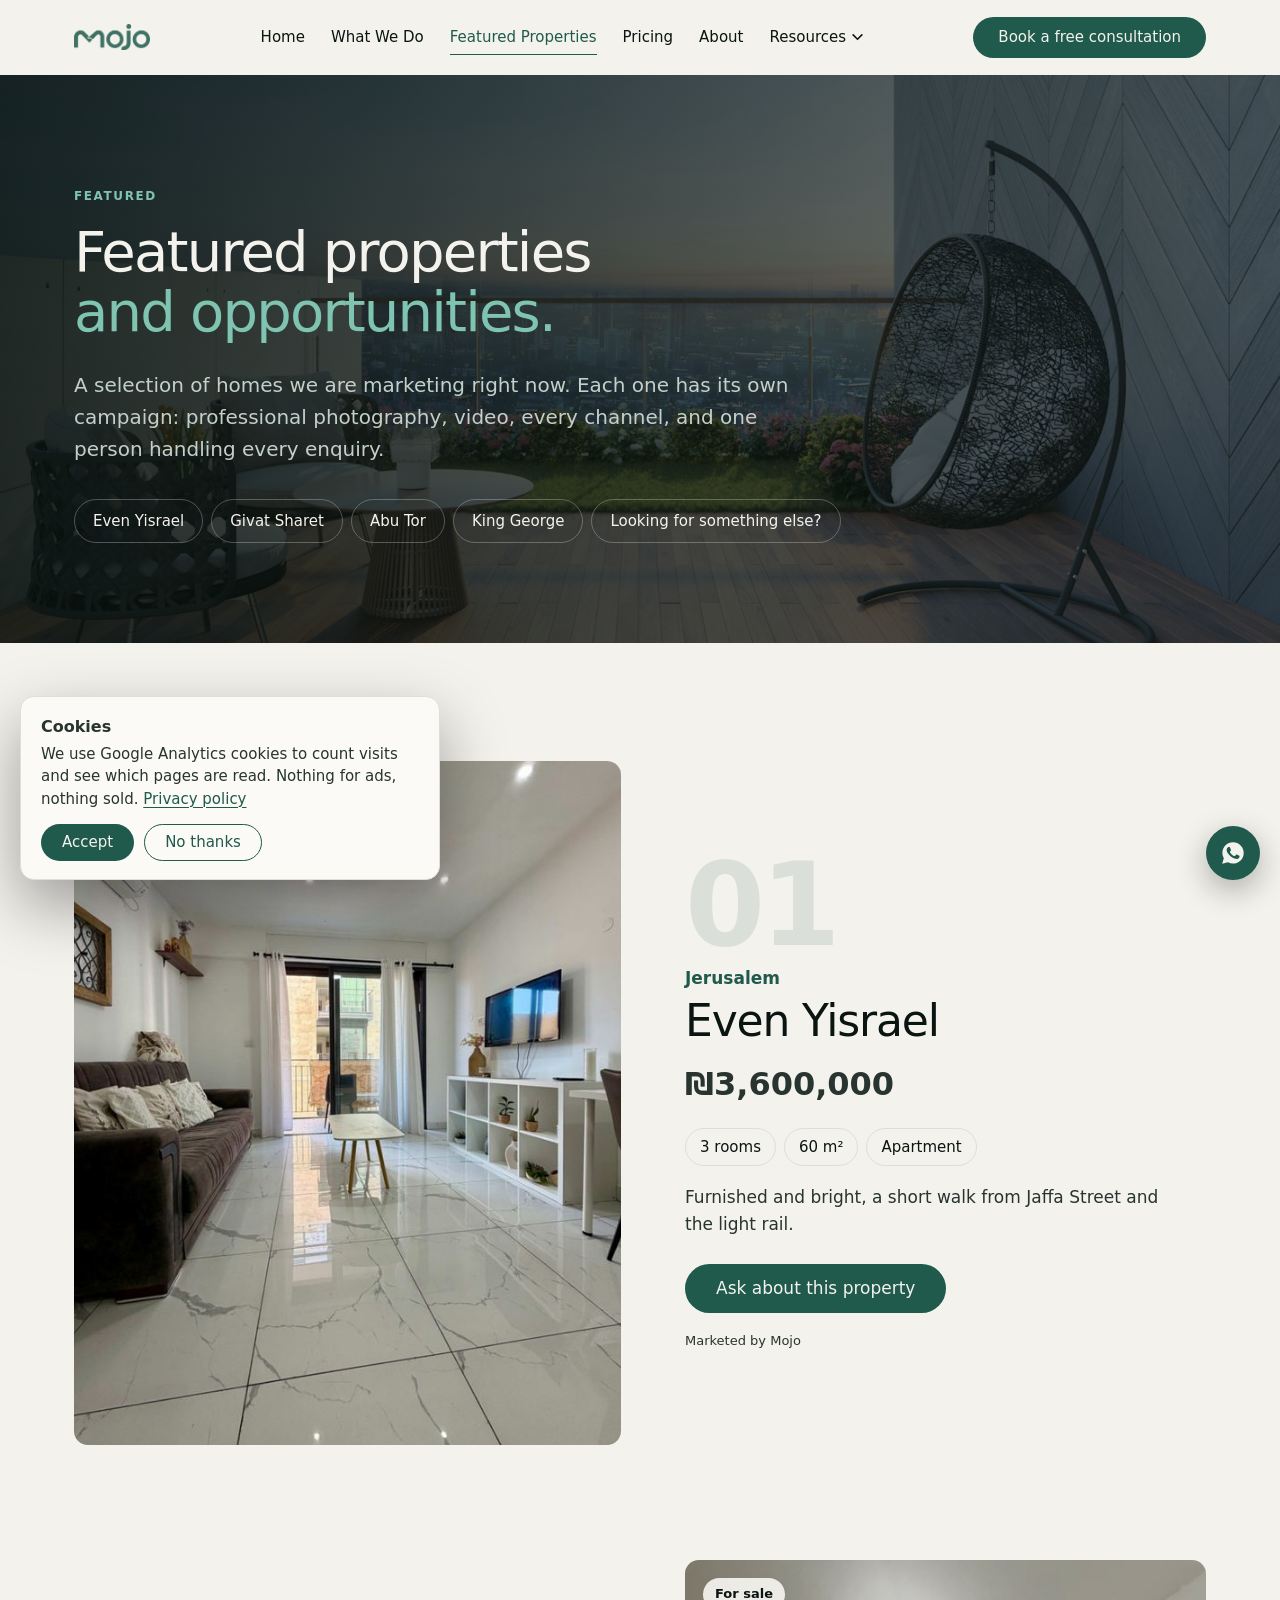
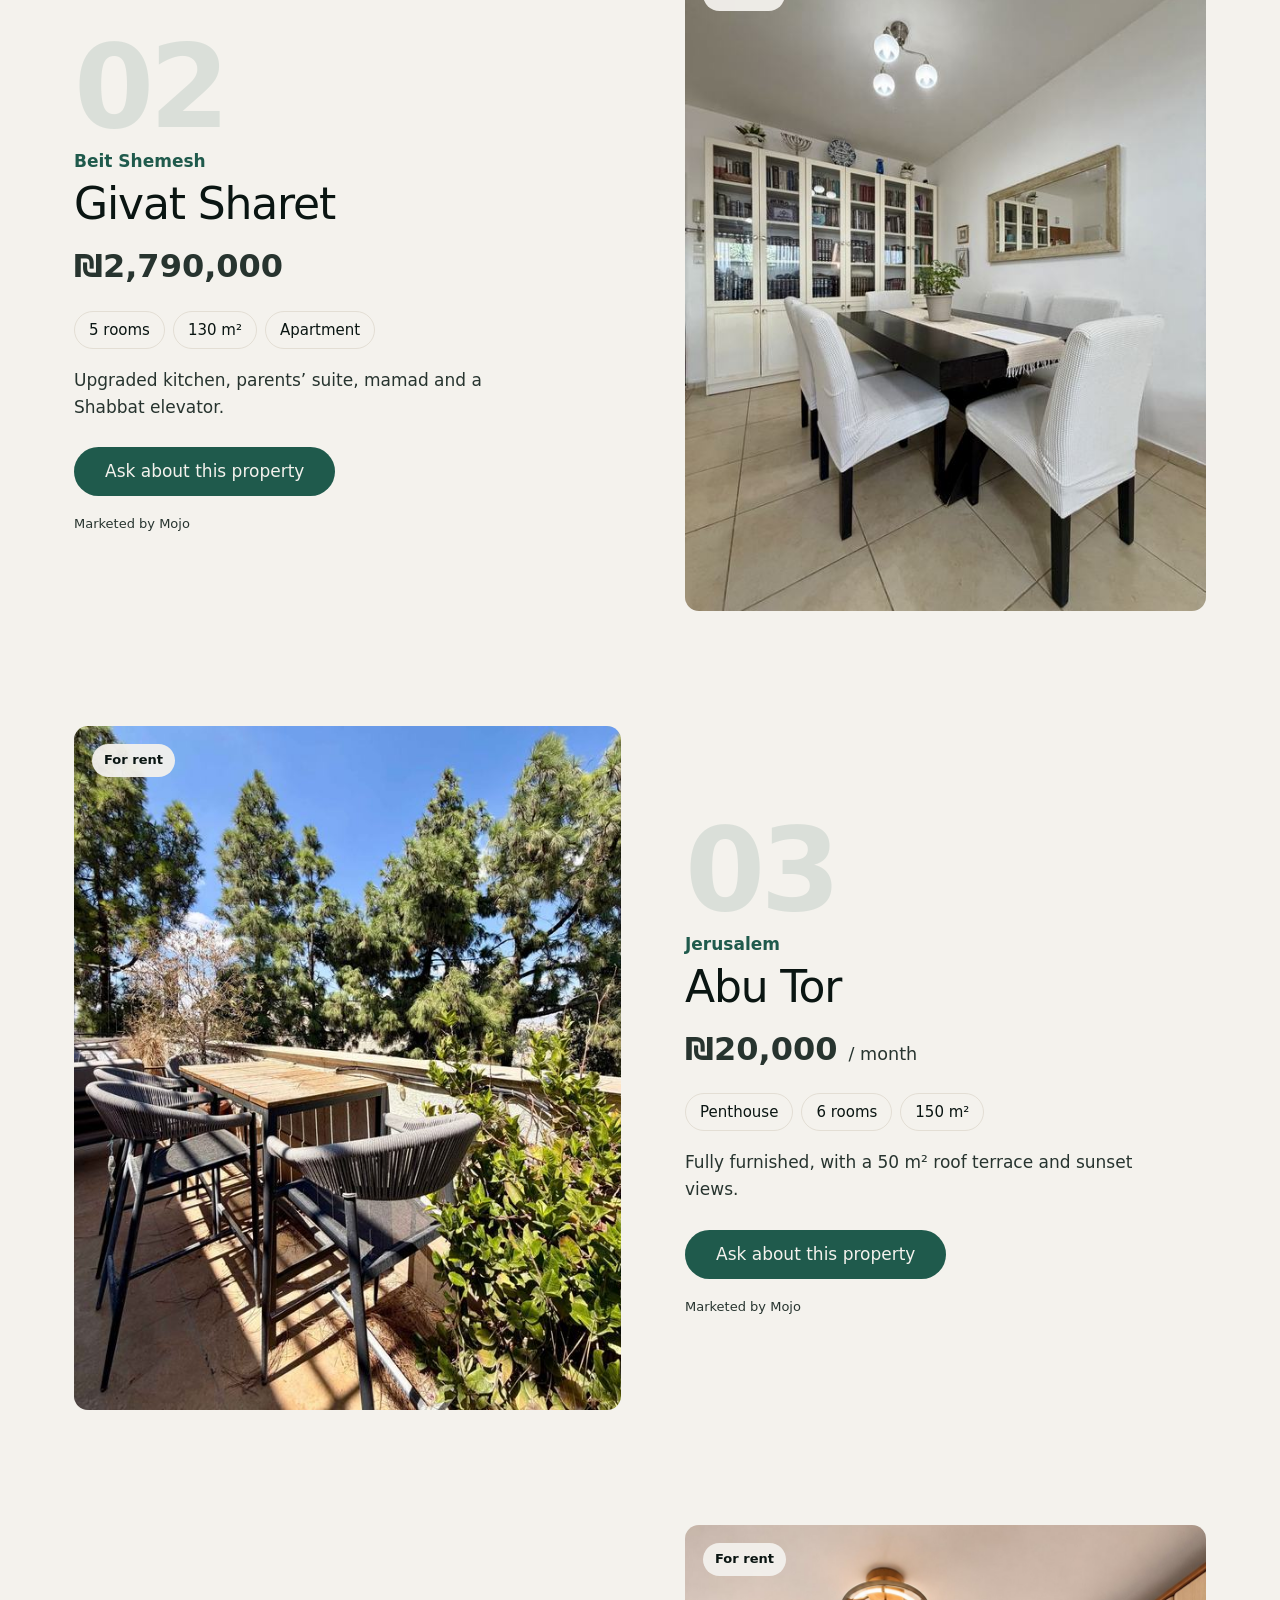
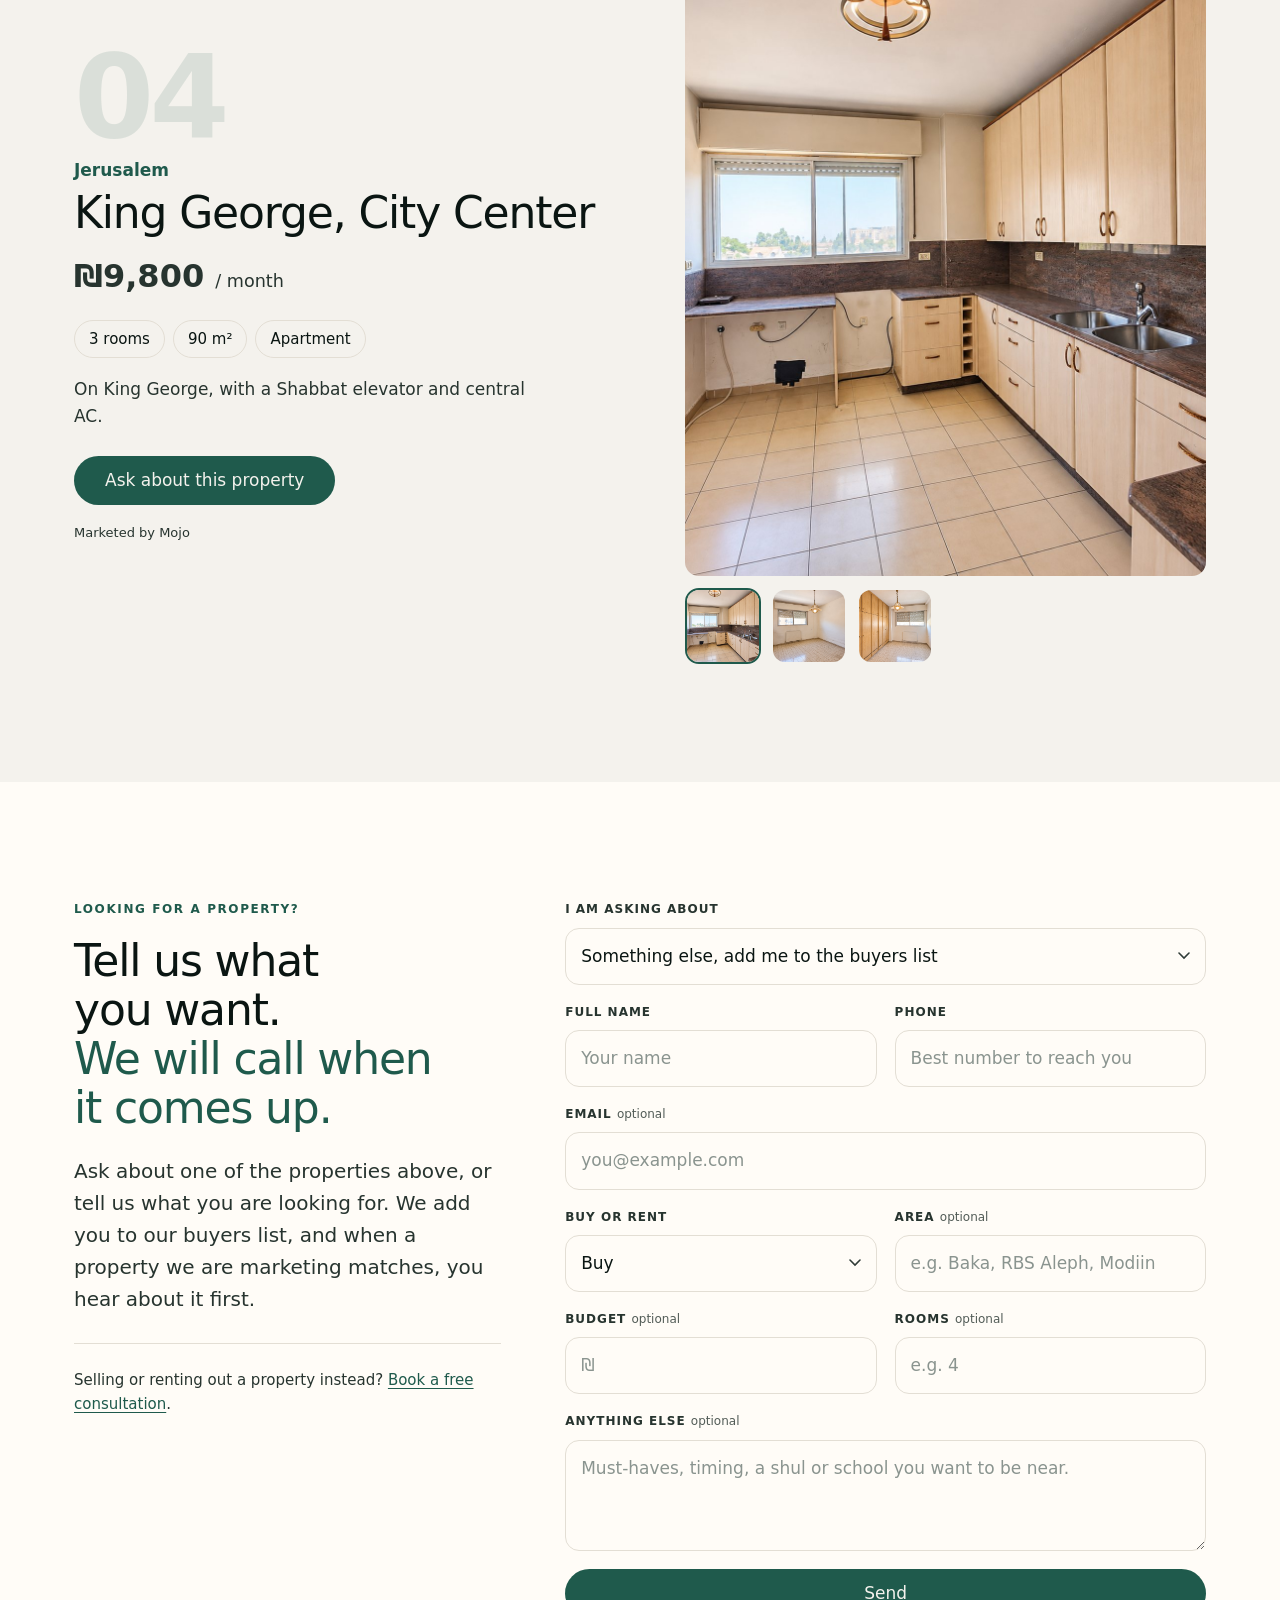
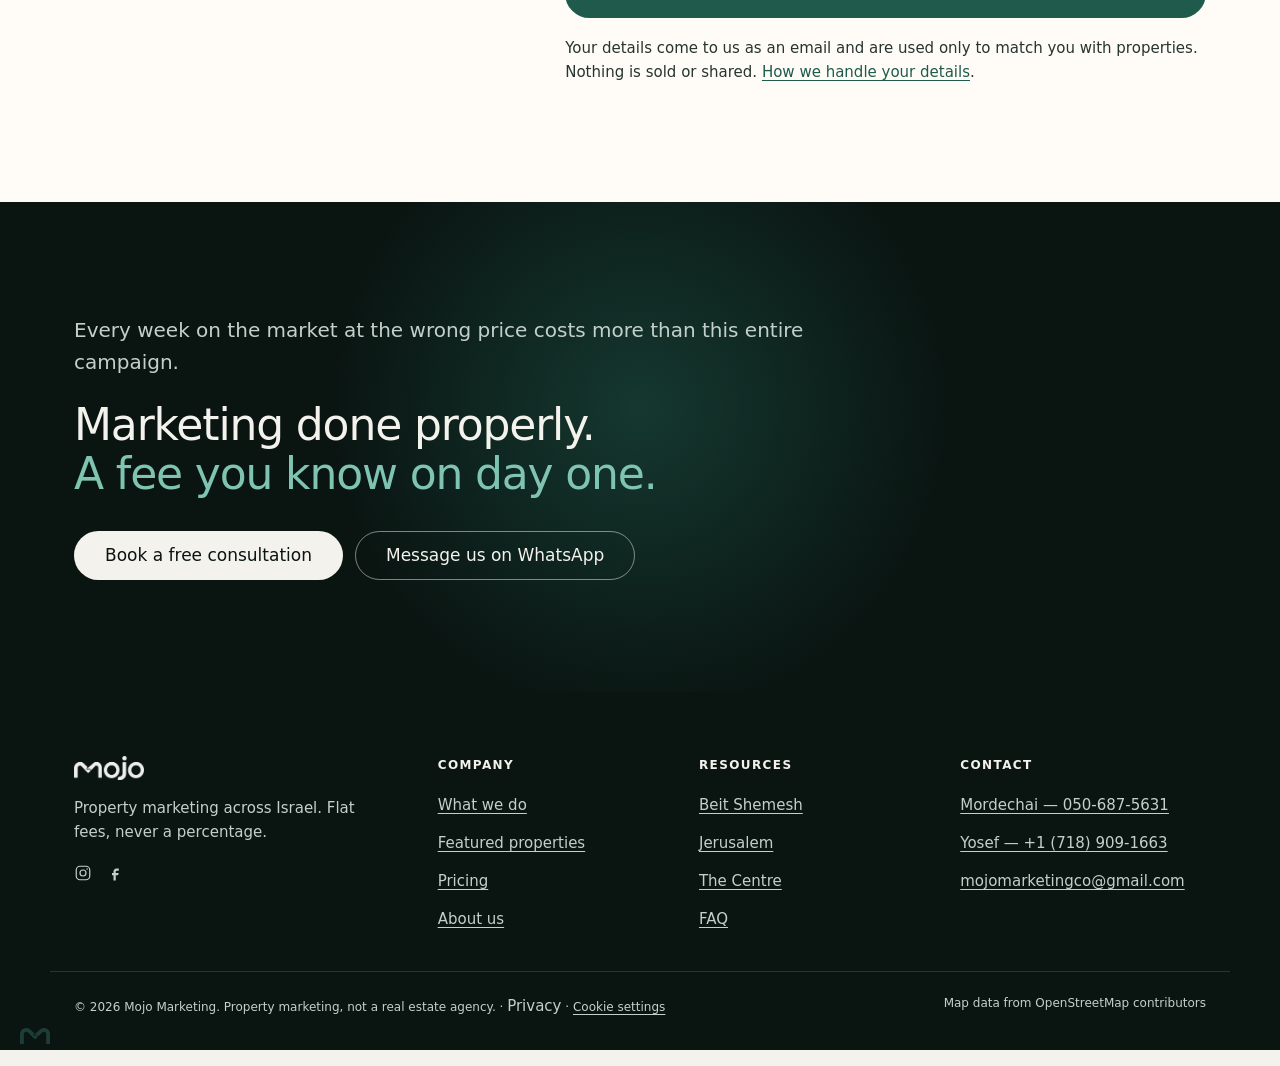
<file: featured.html>
<!doctype html>
<html lang="en" dir="ltr" class="no-js">
<head>
<meta charset="utf-8">
<meta name="viewport" content="width=device-width, initial-scale=1">
<meta http-equiv="Content-Security-Policy" content="default-src 'self'; base-uri 'self'; object-src 'none'; script-src 'self' 'unsafe-inline' https://www.googletagmanager.com; style-src 'self' 'unsafe-inline' https://api.fontshare.com; font-src 'self' data: https://api.fontshare.com https://cdn.fontshare.com; img-src 'self' data: https://*.googletagmanager.com https://*.google-analytics.com; media-src 'self'; connect-src 'self' https://*.google-analytics.com https://*.analytics.google.com https://*.googletagmanager.com https://api.web3forms.com; form-action 'self' https://api.web3forms.com; frame-src 'none'; upgrade-insecure-requests">
<meta name="referrer" content="strict-origin-when-cross-origin">
<!-- Google tag (gtag.js) -->
<script>
  /* Google Analytics loads only after the visitor accepts cookies (see the banner in js/site.js). */
  window.dataLayer = window.dataLayer || [];
  function gtag(){dataLayer.push(arguments);}
  window.mjLoadGA = function () {
    if (window.__mjGA) return; window.__mjGA = 1;
    var s = document.createElement('script'); s.async = true;
    s.src = 'https://www.googletagmanager.com/gtag/js?id=G-9Y913H0LKC';
    document.head.appendChild(s);
    gtag('js', new Date()); gtag('config', 'G-9Y913H0LKC');
  };
  try { if (localStorage.getItem('mj_consent') === 'yes') window.mjLoadGA(); } catch (e) {}
</script>

<title>Featured properties and opportunities — Mojo Marketing</title>
<link rel="canonical" href="https://themojomarketing.com/featured">
<meta name="description" content="Homes Mojo Marketing is marketing right now in Jerusalem and Beit Shemesh, for sale and for rent. Tell us what you are looking for and join our buyers list.">
<meta property="og:type" content="website">
<meta property="og:site_name" content="Mojo Marketing">
<meta property="og:locale" content="en_US">
<meta property="og:url" content="https://themojomarketing.com/featured">
<meta property="og:title" content="Featured properties and opportunities — Mojo Marketing">
<meta property="og:description" content="Homes Mojo Marketing is marketing right now in Jerusalem and Beit Shemesh, for sale and for rent. Tell us what you are looking for and join our buyers list.">
<meta property="og:image" content="https://themojomarketing.com/assets/hero-poster.jpg">
<meta property="og:image:width" content="1920">
<meta property="og:image:height" content="1080">
<meta property="og:image:alt" content="Mojo Marketing &mdash; property marketing across Israel">
<meta name="twitter:card" content="summary_large_image">
<meta name="twitter:title" content="Featured properties and opportunities — Mojo Marketing">
<meta name="twitter:description" content="Homes Mojo Marketing is marketing right now in Jerusalem and Beit Shemesh, for sale and for rent. Tell us what you are looking for and join our buyers list.">
<meta name="twitter:image" content="https://themojomarketing.com/assets/hero-poster.jpg">
<link rel="icon" href="assets/logo/monogram-teal.png">
<link rel="stylesheet" href="css/site.css?v=20261122a">
<script>document.documentElement.classList.remove('no-js');</script>
</head>
<body><header class="header" id="header">
  <div class="container header__in">
    <a href="/" class="header__logo" aria-label="Mojo Marketing, home">
      <img src="assets/logo/wordmark-teal.png" alt="Mojo Marketing" width="320" height="109">
    </a>
    <nav class="nav" id="nav">
      <a href="/">Home</a>
      <a href="/services">What We Do</a>
      <a href="/featured" aria-current="page">Featured Properties</a>
      <a href="/pricing">Pricing</a>
      <a href="/about">About</a>
      <div class="drop" id="drop">
        <button class="drop__btn" id="dropBtn" aria-expanded="false" aria-haspopup="true">Resources
          <svg width="11" height="7" viewBox="0 0 12 8" fill="none" stroke="currentColor" stroke-width="1.8"><path d="M1 1l5 5 5-5" stroke-linecap="round"/></svg>
        </button>
        <div class="drop__menu" role="menu">
          <span class="drop__sep">Communities</span>
          <a href="/communities/beit-shemesh" role="menuitem">Beit Shemesh</a>
          <a href="/communities/jerusalem" role="menuitem">Jerusalem</a>
          <a href="/communities/centre" role="menuitem">The Centre</a>
          <span class="drop__sep">Help</span>
          <a href="/faq" role="menuitem">FAQ</a>
        </div>
      </div>
      <a href="/#book" class="btn btn--primary nav__cta">Book a free consultation</a>
    </nav>
    <div class="header__actions">
      <a href="/#book" class="btn btn--primary" style="padding:12px 24px;font-size:15px">Book a free consultation</a>
      <button class="burger" id="burger" aria-label="Menu" aria-expanded="false" aria-controls="nav">
        <svg width="24" height="24" viewBox="0 0 24 24" fill="none" stroke="currentColor" stroke-width="1.6"><path d="M3 7h18M3 12h18M3 17h18" stroke-linecap="round"/></svg>
      </button>
    </div>
  </div>
</header>
<main>
<section class="band band--dark phero" style="padding-block:112px 100px">
  <img class="phero__img phero__img--feat" src="assets/heroes/hero-featured.jpg" alt="" width="1920" height="1080" fetchpriority="high" decoding="async">
  <div class="hero__scrim" aria-hidden="true"></div>
  <div class="container">
    <span class="eyebrow">Featured</span>
    <h1 class="tt" style="max-width:18ch"><span>Featured properties</span><span class="teal">and opportunities.</span></h1>
    <p class="lead" style="max-width:58ch;margin-top:20px">A selection of homes we are marketing right now. Each one has its own campaign: professional photography, video, every channel, and one person handling every enquiry.</p>
    <nav class="fp__jump" aria-label="Properties on this page"><a href="#even-yisrael">Even Yisrael</a><a href="#givat-sharet">Givat Sharet</a><a href="#abu-tor">Abu Tor</a><a href="#king-george">King George</a><a href="#looking">Looking for something else?</a></nav>
  </div>
</section>

<section class="band section">
  <div class="container fps">
    <article class="fp rv" id="even-yisrael">
      <div class="fp__media">
        <div class="fp__ph"><img class="fp__main" src="assets/campaigns/even-yisrael.jpg" alt="3 rooms, 60 m², Apartment, Even Yisrael, Jerusalem" loading="eager" decoding="async"><span class="fp__tag">For sale</span></div>
        
      </div>
      <div class="fp__body">
        <span class="fp__no" aria-hidden="true">01</span>
        <p class="fp__area">Jerusalem</p>
        <h2 class="fp__title">Even Yisrael</h2>
        <p class="fp__price num">₪3,600,000</p>
        <ul class="fp__facts"><li>3 rooms</li><li>60 m²</li><li>Apartment</li></ul>
        <p class="fp__blurb">Furnished and bright, a short walk from Jaffa Street and the light rail.</p>
        <div class="btns"><a href="#looking" class="btn btn--primary" data-prop="even-yisrael">Ask about this property</a></div>
        <p class="fp__by">Marketed by Mojo</p>
      </div>
    </article><article class="fp fp--flip rv" id="givat-sharet">
      <div class="fp__media">
        <div class="fp__ph"><img class="fp__main" src="assets/campaigns/givat-sharet.jpg" alt="5 rooms, 130 m², Apartment, Givat Sharet, Beit Shemesh" loading="lazy" decoding="async"><span class="fp__tag">For sale</span></div>
        
      </div>
      <div class="fp__body">
        <span class="fp__no" aria-hidden="true">02</span>
        <p class="fp__area">Beit Shemesh</p>
        <h2 class="fp__title">Givat Sharet</h2>
        <p class="fp__price num">₪2,790,000</p>
        <ul class="fp__facts"><li>5 rooms</li><li>130 m²</li><li>Apartment</li></ul>
        <p class="fp__blurb">Upgraded kitchen, parents’ suite, mamad and a Shabbat elevator.</p>
        <div class="btns"><a href="#looking" class="btn btn--primary" data-prop="givat-sharet">Ask about this property</a></div>
        <p class="fp__by">Marketed by Mojo</p>
      </div>
    </article><article class="fp rv" id="abu-tor">
      <div class="fp__media">
        <div class="fp__ph"><img class="fp__main" src="assets/campaigns/abu-tor.jpg" alt="Penthouse, 6 rooms, 150 m², Abu Tor, Jerusalem" loading="lazy" decoding="async"><span class="fp__tag">For rent</span></div>
        
      </div>
      <div class="fp__body">
        <span class="fp__no" aria-hidden="true">03</span>
        <p class="fp__area">Jerusalem</p>
        <h2 class="fp__title">Abu Tor</h2>
        <p class="fp__price num">₪20,000 <span class="fp__per">/ month</span></p>
        <ul class="fp__facts"><li>Penthouse</li><li>6 rooms</li><li>150 m²</li></ul>
        <p class="fp__blurb">Fully furnished, with a 50 m² roof terrace and sunset views.</p>
        <div class="btns"><a href="#looking" class="btn btn--primary" data-prop="abu-tor">Ask about this property</a></div>
        <p class="fp__by">Marketed by Mojo</p>
      </div>
    </article><article class="fp fp--flip rv" id="king-george">
      <div class="fp__media">
        <div class="fp__ph"><img class="fp__main" src="assets/campaigns/king-george-kitchen.jpg" alt="3 rooms, 90 m², Apartment, King George, City Center, Jerusalem" loading="lazy" decoding="async"><span class="fp__tag">For rent</span></div>
        <div class="fp__thumbs"><button type="button" class="fp__thumb is-on" data-src="assets/campaigns/king-george-kitchen.jpg" aria-label="Photo 1 of 3"><img src="assets/campaigns/king-george-kitchen.jpg" alt="" loading="lazy" decoding="async"></button><button type="button" class="fp__thumb" data-src="assets/campaigns/king-george-bedroom-1.jpg" aria-label="Photo 2 of 3"><img src="assets/campaigns/king-george-bedroom-1.jpg" alt="" loading="lazy" decoding="async"></button><button type="button" class="fp__thumb" data-src="assets/campaigns/king-george-bedroom-2-wardrobe.jpg" aria-label="Photo 3 of 3"><img src="assets/campaigns/king-george-bedroom-2-wardrobe.jpg" alt="" loading="lazy" decoding="async"></button></div>
      </div>
      <div class="fp__body">
        <span class="fp__no" aria-hidden="true">04</span>
        <p class="fp__area">Jerusalem</p>
        <h2 class="fp__title">King George, City Center</h2>
        <p class="fp__price num">₪9,800 <span class="fp__per">/ month</span></p>
        <ul class="fp__facts"><li>3 rooms</li><li>90 m²</li><li>Apartment</li></ul>
        <p class="fp__blurb">On King George, with a Shabbat elevator and central AC.</p>
        <div class="btns"><a href="#looking" class="btn btn--primary" data-prop="king-george">Ask about this property</a></div>
        <p class="fp__by">Marketed by Mojo</p>
      </div>
    </article>
  </div>
</section>

<section class="band band--paper section" id="looking">
  <div class="container">
    <div class="split-4060">
      <div class="rv">
        <span class="eyebrow">Looking for a property?</span>
        <h2 class="tt"><span>Tell us what you want.</span><span>We will call when it comes up.</span></h2>
        <p class="lead">Ask about one of the properties above, or tell us what you are looking for. We add you to our buyers list, and when a property we are marketing matches, you hear about it first.</p>
        <p class="small" style="margin-top:28px;padding-top:24px;border-top:1px solid var(--grey-light)">Selling or renting out a property instead? <a href="/#book">Book a free consultation</a>.</p>
      </div>
      <div class="rv"><form class="form" id="lookForm" action="https://api.web3forms.com/submit" method="POST">
          <input type="hidden" name="access_key" value="20568f93-4a81-4128-ad6c-bbbc93600af8">
          <input type="hidden" name="subject" value="Buyers list: new enquiry from themojomarketing.com">
          <input type="hidden" name="from_name" value="Mojo Marketing website">
          <input type="hidden" name="redirect" value="https://themojomarketing.com/thank-you">
          <input type="checkbox" name="botcheck" style="display:none" tabindex="-1" autocomplete="off">

          <div class="field field--full"><label for="b-prop">I am asking about</label><select id="b-prop" name="property"><option value="Something else">Something else, add me to the buyers list</option><option value="Even Yisrael, Jerusalem (for sale)" data-id="even-yisrael">Even Yisrael, Jerusalem (for sale)</option><option value="Givat Sharet, Beit Shemesh (for sale)" data-id="givat-sharet">Givat Sharet, Beit Shemesh (for sale)</option><option value="Abu Tor, Jerusalem (for rent)" data-id="abu-tor">Abu Tor, Jerusalem (for rent)</option><option value="King George, City Center, Jerusalem (for rent)" data-id="king-george">King George, City Center, Jerusalem (for rent)</option></select></div>
          <div class="field"><label for="b-name">Full name</label><input id="b-name" name="name" type="text" required maxlength="120" autocomplete="name" placeholder="Your name"></div>
          <div class="field"><label for="b-phone">Phone</label><input id="b-phone" name="phone" type="tel" required maxlength="40" autocomplete="tel" placeholder="Best number to reach you"></div>
          <div class="field field--full"><label for="b-email">Email <span class="opt">optional</span></label><input id="b-email" name="email" type="email" maxlength="160" autocomplete="email" placeholder="you@example.com"></div>
          <div class="field"><label for="b-type">Buy or rent</label><select id="b-type" name="looking_to"><option>Buy</option><option>Rent</option><option>Either</option></select></div>
          <div class="field"><label for="b-area">Area <span class="opt">optional</span></label><input id="b-area" name="area" type="text" maxlength="120" placeholder="e.g. Baka, RBS Aleph, Modiin"></div>
          <div class="field"><label for="b-budget">Budget <span class="opt">optional</span></label><input id="b-budget" name="budget" type="text" maxlength="60" inputmode="numeric" placeholder="₪"></div>
          <div class="field"><label for="b-rooms">Rooms <span class="opt">optional</span></label><input id="b-rooms" name="rooms" type="text" maxlength="20" inputmode="numeric" placeholder="e.g. 4"></div>
          <div class="field field--full"><label for="b-note">Anything else <span class="opt">optional</span></label><textarea id="b-note" name="message" rows="3" maxlength="2000" placeholder="Must-haves, timing, a shul or school you want to be near."></textarea></div>
          <div class="field field--full"><button class="btn btn--primary" type="submit" style="width:100%">Send</button></div>
          <p class="small field--full" style="margin:0;color:var(--ink-soft)">Your details come to us as an email and are used only to match you with properties. Nothing is sold or shared. <a href="/privacy">How we handle your details</a>.</p>
        </form></div>
    </div>
  </div>
</section>
</main>
<section class="band band--dark closing">
  <div class="closing__spot" id="spot" aria-hidden="true"></div>
  <div class="container">
    <div class="closing__in rv">
      <p class="cost">Every week on the market at the wrong price costs more than this entire campaign.</p>
      <h2 class="tt"><span>Marketing done properly.</span><span class="teal">A fee you know on day one.</span></h2>
      <div class="btns mt-m">
        <a href="/#book" class="btn btn--onDark">Book a free consultation</a>
        <a href="https://wa.me/972506875631" class="btn btn--ghostDark">Message us on WhatsApp</a>
      </div>
    </div>
  </div>
</section>
<footer class="footer">
  <div class="container footer__in">
    <div>
      <a href="/" class="footer__logo"><img src="assets/logo/wordmark-offwhite.png" alt="Mojo Marketing" width="320" height="109"></a>
      <p style="font-size:15px;max-width:30ch">Property marketing across Israel. Flat fees, never a percentage.</p>
      <div class="social">
        <a href="https://instagram.com/mojo_il" aria-label="Instagram"><svg viewBox="0 0 24 24" fill="none" stroke="currentColor" stroke-width="1.6"><rect x="3" y="3" width="18" height="18" rx="5"/><circle cx="12" cy="12" r="4"/><circle cx="17.5" cy="6.5" r="1" fill="currentColor" stroke="none"/></svg></a>
        <a href="https://facebook.com/people/Mojo-Marketing/61591232291703" aria-label="Facebook"><svg viewBox="0 0 24 24" fill="currentColor"><path d="M14 9h3V6h-3c-2.2 0-4 1.8-4 4v2H8v3h2v7h3v-7h3l1-3h-4v-2c0-.6.4-1 1-1z"/></svg></a>
      </div>
    </div>
    <div><h4>Company</h4><ul>
      <li><a href="/services">What we do</a></li>
      <li><a href="/featured">Featured properties</a></li>
      <li><a href="/pricing">Pricing</a></li>
      <li><a href="/about">About us</a></li>
    </ul></div>
    <div><h4>Resources</h4><ul>
      <li><a href="/communities/beit-shemesh">Beit Shemesh</a></li>
      <li><a href="/communities/jerusalem">Jerusalem</a></li>
      <li><a href="/communities/centre">The Centre</a></li>
      <li><a href="/faq">FAQ</a></li>
    </ul></div>
    <div><h4>Contact</h4><ul>
      <li><a href="https://wa.me/972506875631">Mordechai — 050-687-5631</a></li>
      <li><a href="tel:+17189091663">Yosef — +1 (718) 909-1663</a></li>
      <li><a href="mailto:mojomarketingco@gmail.com">mojomarketingco@gmail.com</a></li>
    </ul></div>
  </div>
  <div class="container footer__bottom">
    <span>© <span id="yr">2026</span> Mojo Marketing. Property marketing, not a real estate agency. &middot; <a href="/privacy">Privacy</a></span>
    <span>Map data from OpenStreetMap contributors</span>
  </div>
</footer>

<a class="wa" href="https://wa.me/972506875631" aria-label="Message us on WhatsApp"><svg viewBox="0 0 24 24" fill="currentColor"><path d="M12.04 2C6.6 2 2.2 6.4 2.2 11.84c0 1.74.46 3.43 1.32 4.92L2 22l5.37-1.4a9.8 9.8 0 004.67 1.19h.01c5.43 0 9.84-4.4 9.84-9.84C21.89 6.4 17.47 2 12.04 2zm5.75 14.05c-.24.68-1.2 1.25-1.96 1.41-.52.11-1.2.2-3.5-.75-2.94-1.22-4.83-4.2-4.98-4.4-.14-.2-1.19-1.58-1.19-3.02s.75-2.14 1.02-2.44c.27-.3.59-.37.78-.37l.56.01c.18 0 .42-.07.66.5.24.58.83 2.02.9 2.17.07.15.12.32.02.52-.1.2-.15.32-.3.5l-.44.51c-.15.15-.3.32-.13.62.17.3.75 1.24 1.62 2.01 1.11 1 2.05 1.3 2.34 1.45.3.15.47.13.64-.08.18-.2.75-.87.95-1.17.2-.3.4-.25.67-.15.27.1 1.7.8 1.99.95.3.15.49.22.56.35.07.12.07.72-.17 1.4z"/></svg></a>
<div class="stickybar" id="stickybar"><a href="/#book" class="btn btn--primary">Book a free consultation</a></div>
<div class="mscroll" id="mscroll" aria-hidden="true"><img src="assets/logo/monogram-teal.png" alt="" id="mimg"></div>
<script>
{
  const sel = document.getElementById('b-prop');
  document.querySelectorAll('[data-prop]').forEach(a => a.addEventListener('click', () => {
    const o = sel && sel.querySelector('option[data-id="' + a.dataset.prop + '"]');
    if (o) sel.value = o.value;
  }));
  document.querySelectorAll('.fp').forEach(fp => {
    const main = fp.querySelector('.fp__main');
    fp.querySelectorAll('.fp__thumb').forEach(b => b.addEventListener('click', () => {
      main.src = b.dataset.src;
      fp.querySelectorAll('.fp__thumb').forEach(x => x.classList.toggle('is-on', x === b));
    }));
  });
}
</script>
<script src="js/site.js?v=20261122a" defer></script>
</body></html>
</file>
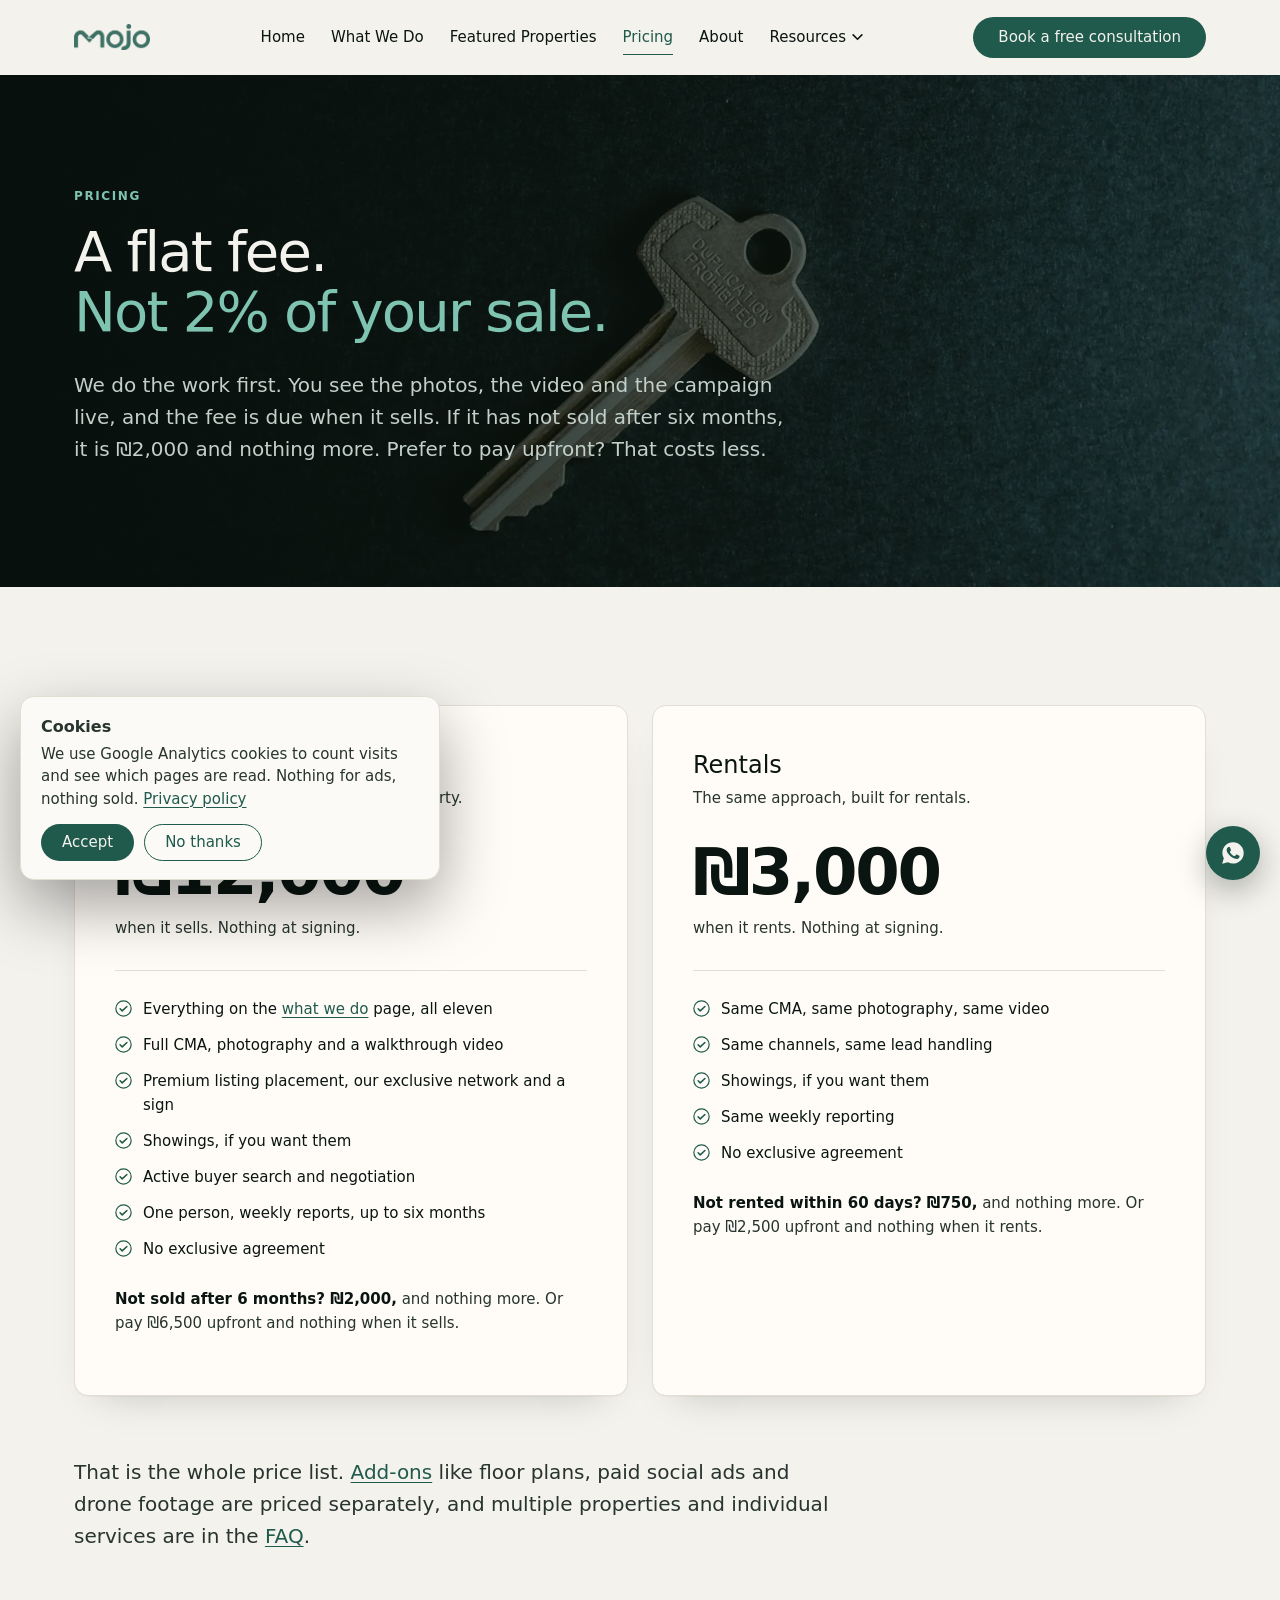
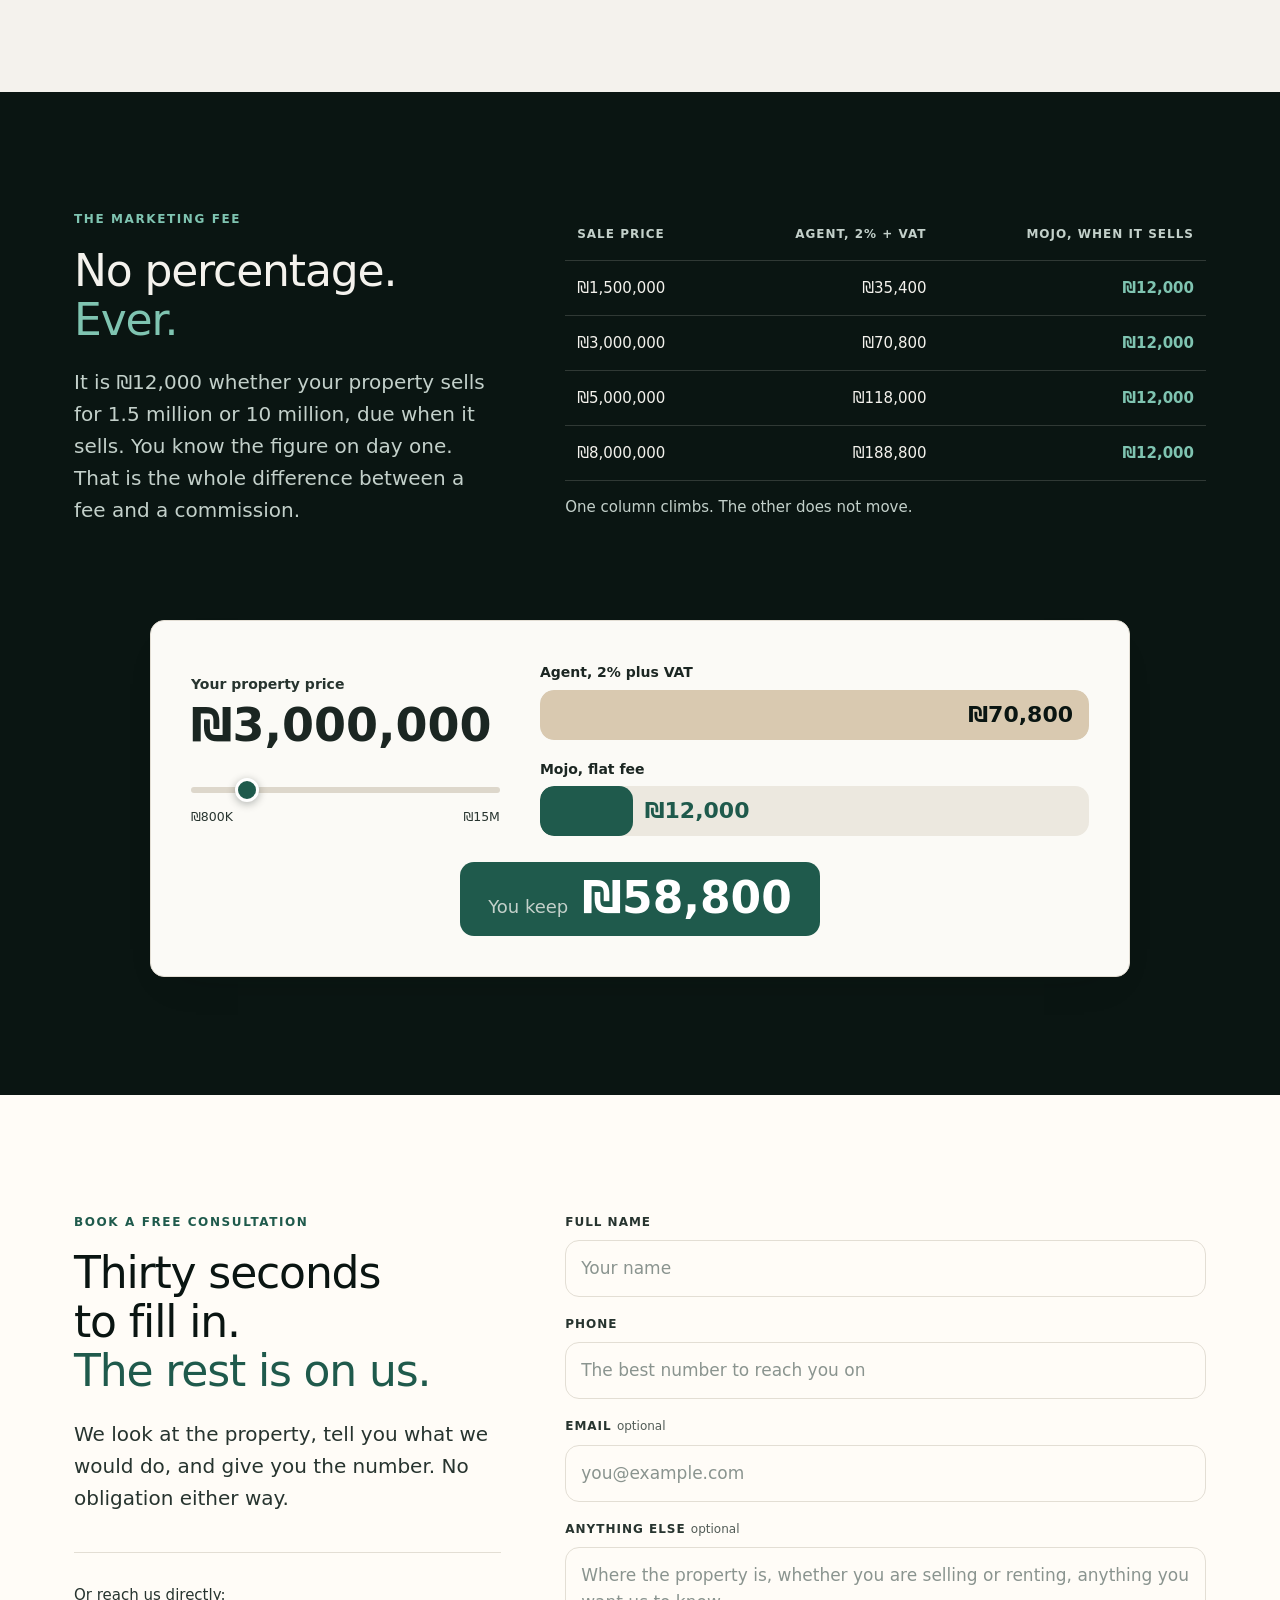
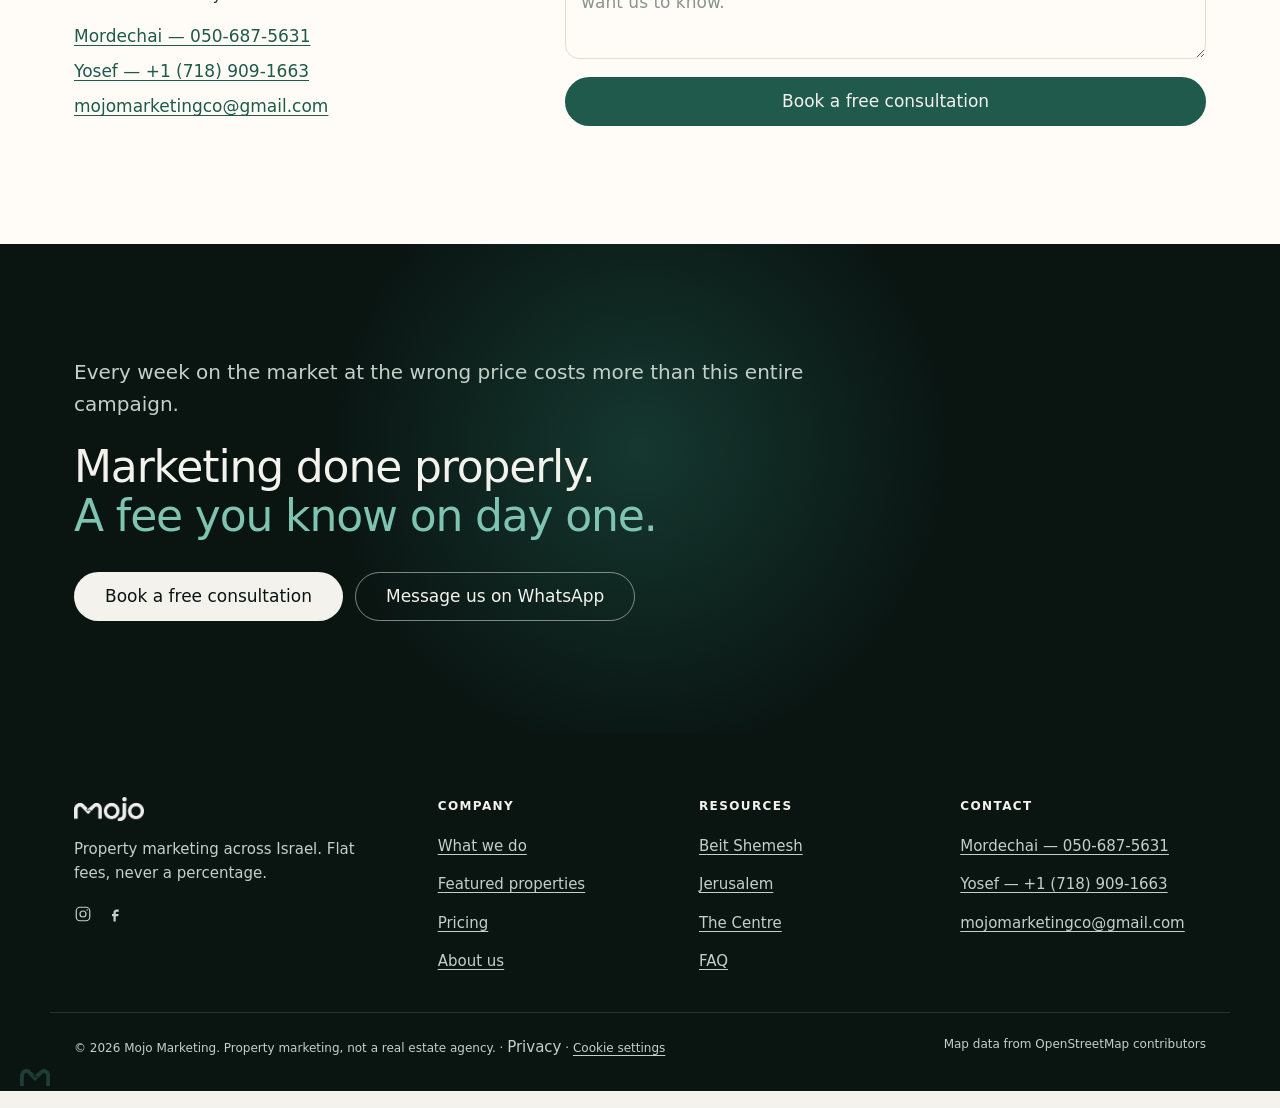
<file: pricing.html>
<!doctype html>
<html lang="en" dir="ltr" class="no-js">
<head>
<meta charset="utf-8">
<meta name="viewport" content="width=device-width, initial-scale=1">
<meta http-equiv="Content-Security-Policy" content="default-src 'self'; base-uri 'self'; object-src 'none'; script-src 'self' 'unsafe-inline' https://www.googletagmanager.com; style-src 'self' 'unsafe-inline' https://api.fontshare.com; font-src 'self' data: https://api.fontshare.com https://cdn.fontshare.com; img-src 'self' data: https://*.googletagmanager.com https://*.google-analytics.com; media-src 'self'; connect-src 'self' https://*.google-analytics.com https://*.analytics.google.com https://*.googletagmanager.com https://api.web3forms.com; form-action 'self' https://api.web3forms.com; frame-src 'none'; upgrade-insecure-requests">
<meta name="referrer" content="strict-origin-when-cross-origin">
<!-- Google tag (gtag.js) -->
<script>
  /* Google Analytics loads only after the visitor accepts cookies (see the banner in js/site.js). */
  window.dataLayer = window.dataLayer || [];
  function gtag(){dataLayer.push(arguments);}
  window.mjLoadGA = function () {
    if (window.__mjGA) return; window.__mjGA = 1;
    var s = document.createElement('script'); s.async = true;
    s.src = 'https://www.googletagmanager.com/gtag/js?id=G-9Y913H0LKC';
    document.head.appendChild(s);
    gtag('js', new Date()); gtag('config', 'G-9Y913H0LKC');
  };
  try { if (localStorage.getItem('mj_consent') === 'yes') window.mjLoadGA(); } catch (e) {}
</script>

<title>Pricing — Mojo Marketing</title>
<link rel="canonical" href="https://themojomarketing.com/pricing">
<meta name="description" content="A flat fee, not 2% of your sale. 12,000 NIS when a sale goes through, 3,000 NIS when a rental is let, a smaller fee if it does not, or pay upfront for less.">
<meta property="og:type" content="website">
<meta property="og:site_name" content="Mojo Marketing">
<meta property="og:locale" content="en_US">
<meta property="og:url" content="https://themojomarketing.com/pricing">
<meta property="og:title" content="Pricing — Mojo Marketing">
<meta property="og:description" content="A flat fee, not 2% of your sale. 12,000 NIS when a sale goes through, 3,000 NIS when a rental is let, a smaller fee if it does not, or pay upfront for less.">
<meta property="og:image" content="https://themojomarketing.com/assets/hero-poster.jpg">
<meta property="og:image:width" content="1920">
<meta property="og:image:height" content="1080">
<meta property="og:image:alt" content="Mojo Marketing &mdash; property marketing across Israel">
<meta name="twitter:card" content="summary_large_image">
<meta name="twitter:title" content="Pricing — Mojo Marketing">
<meta name="twitter:description" content="A flat fee, not 2% of your sale. No percentage, ever.">
<meta name="twitter:image" content="https://themojomarketing.com/assets/hero-poster.jpg">
<link rel="icon" href="assets/logo/monogram-teal.png">
<link rel="stylesheet" href="css/site.css?v=20261122a">
<script>document.documentElement.classList.remove('no-js');</script>
</head>
<body><header class="header" id="header">
  <div class="container header__in">
    <a href="/" class="header__logo" aria-label="Mojo Marketing, home">
      <img src="assets/logo/wordmark-teal.png" alt="Mojo Marketing" width="320" height="109">
    </a>
    <nav class="nav" id="nav">
      <a href="/">Home</a>
      <a href="/services">What We Do</a>
      <a href="/featured">Featured Properties</a>
      <a href="/pricing" aria-current="page">Pricing</a>
      <a href="/about">About</a>
      <div class="drop" id="drop">
        <button class="drop__btn" id="dropBtn" aria-expanded="false" aria-haspopup="true">Resources
          <svg width="11" height="7" viewBox="0 0 12 8" fill="none" stroke="currentColor" stroke-width="1.8"><path d="M1 1l5 5 5-5" stroke-linecap="round"/></svg>
        </button>
        <div class="drop__menu" role="menu">
          <span class="drop__sep">Communities</span>
          <a href="/communities/beit-shemesh" role="menuitem">Beit Shemesh</a>
          <a href="/communities/jerusalem" role="menuitem">Jerusalem</a>
          <a href="/communities/centre" role="menuitem">The Centre</a>
          <span class="drop__sep">Help</span>
          <a href="/faq" role="menuitem">FAQ</a>
        </div>
      </div>
      <a href="/#book" class="btn btn--primary nav__cta">Book a free consultation</a>
    </nav>
    <div class="header__actions">
      <a href="/#book" class="btn btn--primary" style="padding:12px 24px;font-size:15px">Book a free consultation</a>
      <button class="burger" id="burger" aria-label="Menu" aria-expanded="false" aria-controls="nav">
        <svg width="24" height="24" viewBox="0 0 24 24" fill="none" stroke="currentColor" stroke-width="1.6"><path d="M3 7h18M3 12h18M3 17h18" stroke-linecap="round"/></svg>
      </button>
    </div>
  </div>
</header>
<main>
<section class="band band--dark phero" style="padding-block:112px 100px">
  <img class="phero__img" src="assets/heroes/hero-pricing.jpg" alt="" width="1920" height="1080" fetchpriority="high" decoding="async">
  <div class="hero__scrim" aria-hidden="true"></div>
  <div class="container">
    <span class="eyebrow">Pricing</span>
    <h1 class="tt" style="max-width:16ch"><span>A flat fee.</span><span class="teal">Not 2% of your sale.</span></h1>
    <p class="lead" style="max-width:56ch;margin-top:20px">We do the work first. You see the photos, the video and the campaign live, and the fee is due when it sells. If it has not sold after six months, it is ₪2,000 and nothing more. Prefer to pay upfront? That costs less.</p>
  </div>
</section>

<section class="band section">
  <div class="container">
    <div class="price-grid">
      <div class="price-card rv">
        <h3>Sales</h3><p class="kicker">Apartments, houses and commercial property.</p>
        <div class="price-big">₪12,000</div>
        <p class="price-unit">when it sells. Nothing at signing.</p>
        <ul class="price-inc">
          <li><svg viewBox="0 0 20 20" fill="none"><circle cx="10" cy="10" r="9" stroke="currentColor" stroke-width="1.4"/><path d="M6 10.3l2.5 2.5L14 7.6" stroke="currentColor" stroke-width="1.8" stroke-linecap="round" stroke-linejoin="round"/></svg><span>Everything on the <a href="/services">what we do</a> page, all eleven</span></li>
          <li><svg viewBox="0 0 20 20" fill="none"><circle cx="10" cy="10" r="9" stroke="currentColor" stroke-width="1.4"/><path d="M6 10.3l2.5 2.5L14 7.6" stroke="currentColor" stroke-width="1.8" stroke-linecap="round" stroke-linejoin="round"/></svg><span>Full CMA, photography and a walkthrough video</span></li>
          <li><svg viewBox="0 0 20 20" fill="none"><circle cx="10" cy="10" r="9" stroke="currentColor" stroke-width="1.4"/><path d="M6 10.3l2.5 2.5L14 7.6" stroke="currentColor" stroke-width="1.8" stroke-linecap="round" stroke-linejoin="round"/></svg><span>Premium listing placement, our exclusive network and a sign</span></li>
          <li><svg viewBox="0 0 20 20" fill="none"><circle cx="10" cy="10" r="9" stroke="currentColor" stroke-width="1.4"/><path d="M6 10.3l2.5 2.5L14 7.6" stroke="currentColor" stroke-width="1.8" stroke-linecap="round" stroke-linejoin="round"/></svg><span>Showings, if you want them</span></li><li><svg viewBox="0 0 20 20" fill="none"><circle cx="10" cy="10" r="9" stroke="currentColor" stroke-width="1.4"/><path d="M6 10.3l2.5 2.5L14 7.6" stroke="currentColor" stroke-width="1.8" stroke-linecap="round" stroke-linejoin="round"/></svg><span>Active buyer search and negotiation</span></li><li><svg viewBox="0 0 20 20" fill="none"><circle cx="10" cy="10" r="9" stroke="currentColor" stroke-width="1.4"/><path d="M6 10.3l2.5 2.5L14 7.6" stroke="currentColor" stroke-width="1.8" stroke-linecap="round" stroke-linejoin="round"/></svg><span>One person, weekly reports, up to six months</span></li>
          <li><svg viewBox="0 0 20 20" fill="none"><circle cx="10" cy="10" r="9" stroke="currentColor" stroke-width="1.4"/><path d="M6 10.3l2.5 2.5L14 7.6" stroke="currentColor" stroke-width="1.8" stroke-linecap="round" stroke-linejoin="round"/></svg><span>No exclusive agreement</span></li>
        </ul>
        <p class="price-note"><strong style="color:var(--ink);font-weight:600">Not sold after 6 months? ₪2,000,</strong> and nothing more. Or pay ₪6,500 upfront and nothing when it sells.</p>
      </div>
      <div class="price-card rv">
        <h3>Rentals</h3><p class="kicker">The same approach, built for rentals.</p>
        <div class="price-big">₪3,000</div>
        <p class="price-unit">when it rents. Nothing at signing.</p>
        <ul class="price-inc">
          <li><svg viewBox="0 0 20 20" fill="none"><circle cx="10" cy="10" r="9" stroke="currentColor" stroke-width="1.4"/><path d="M6 10.3l2.5 2.5L14 7.6" stroke="currentColor" stroke-width="1.8" stroke-linecap="round" stroke-linejoin="round"/></svg><span>Same CMA, same photography, same video</span></li>
          <li><svg viewBox="0 0 20 20" fill="none"><circle cx="10" cy="10" r="9" stroke="currentColor" stroke-width="1.4"/><path d="M6 10.3l2.5 2.5L14 7.6" stroke="currentColor" stroke-width="1.8" stroke-linecap="round" stroke-linejoin="round"/></svg><span>Same channels, same lead handling</span></li>
          <li><svg viewBox="0 0 20 20" fill="none"><circle cx="10" cy="10" r="9" stroke="currentColor" stroke-width="1.4"/><path d="M6 10.3l2.5 2.5L14 7.6" stroke="currentColor" stroke-width="1.8" stroke-linecap="round" stroke-linejoin="round"/></svg><span>Showings, if you want them</span></li><li><svg viewBox="0 0 20 20" fill="none"><circle cx="10" cy="10" r="9" stroke="currentColor" stroke-width="1.4"/><path d="M6 10.3l2.5 2.5L14 7.6" stroke="currentColor" stroke-width="1.8" stroke-linecap="round" stroke-linejoin="round"/></svg><span>Same weekly reporting</span></li>
          <li><svg viewBox="0 0 20 20" fill="none"><circle cx="10" cy="10" r="9" stroke="currentColor" stroke-width="1.4"/><path d="M6 10.3l2.5 2.5L14 7.6" stroke="currentColor" stroke-width="1.8" stroke-linecap="round" stroke-linejoin="round"/></svg><span>No exclusive agreement</span></li>
        </ul>
        <p class="price-note"><strong style="color:var(--ink);font-weight:600">Not rented within 60 days? ₪750,</strong> and nothing more. Or pay ₪2,500 upfront and nothing when it rents.</p>
      </div>
    </div>
    <p class="lead rv mt-l" style="max-width:60ch">That is the whole price list. <a href="/services#add-ons">Add-ons</a> like floor plans, paid social ads and drone footage are priced separately, and multiple properties and individual services are in the <a href="/faq">FAQ</a>.</p>
  </div>
</section>

<section class="band band--dark section">
  <div class="container">
    <div class="split-4060">
      <div class="rv">
        <span class="eyebrow">The marketing fee</span>
        <h2 class="tt"><span>No percentage.</span><span>Ever.</span></h2>
        <p class="lead">It is ₪12,000 whether your property sells for 1.5 million or 10 million, due when it sells. You know the figure on day one. That is the whole difference between a fee and a commission.</p>
      </div>
      <div class="rv">
        <table>
          <thead><tr><th>Sale price</th><th>Agent, 2% + VAT</th><th>Mojo, when it sells</th></tr></thead>
          <tbody>
            <tr><td>₪1,500,000</td><td class="t-climb num">₪35,400</td><td class="t-flat num">₪12,000</td></tr>
            <tr><td>₪3,000,000</td><td class="t-climb num">₪70,800</td><td class="t-flat num">₪12,000</td></tr>
            <tr><td>₪5,000,000</td><td class="t-climb num">₪118,000</td><td class="t-flat num">₪12,000</td></tr>
            <tr><td>₪8,000,000</td><td class="t-climb num">₪188,800</td><td class="t-flat num">₪12,000</td></tr>
          </tbody>
        </table>
        <p class="small" style="margin-top:14px">One column climbs. The other does not move.</p>
      </div>
    </div>
    <div style="margin-top:72px"><div class="cm-card rv">
      <div class="cm-price">
        <span class="cm-lab">Your property price</span>
        <div class="cm-val num" id="calcVal">₪3,000,000</div>
        <input type="range" id="calcSlider" min="800000" max="15000000" step="50000" value="3000000" aria-label="Property price in shekels">
        <div class="calc__ends"><span>₪800K</span><span>₪15M</span></div>
      </div>
      <div class="cm-bars">
        <div class="cm-bar cm-bar--agent"><span class="cm-bar__lab">Agent, 2% plus VAT</span><div class="cm-bar__track"><div class="cm-bar__fill" id="barAgent" style="width:100%"><span class="num" id="outAgent">₪70,800</span></div></div></div>
        <div class="cm-bar cm-bar--mojo"><span class="cm-bar__lab">Mojo, flat fee</span><div class="cm-bar__track"><div class="cm-bar__fill" id="barMojo" style="width:17%"></div><span class="num cm-bar__out">₪12,000</span></div></div>
      </div>
      <div class="cm-keep"><span>You keep</span><strong class="num" id="outKept">₪58,800</strong></div>
    </div></div>
  </div>
</section>

<section class="band band--paper section" id="book">
  <div class="container">
    <div class="split-4060">
      <div class="rv">
        <span class="eyebrow">Book a free consultation</span>
        <h2 class="tt"><span>Thirty seconds to fill&nbsp;in.</span><span>The rest is on us.</span></h2>
        <p class="lead">We look at the property, tell you what we would do, and give you the number. No obligation either way.</p>
        <div style="margin-top:38px;padding-top:30px;border-top:1px solid var(--grey-light)">
          <p class="small" style="margin-bottom:16px">Or reach us directly:</p>
          <p style="margin:0 0 8px"><a href="https://wa.me/972506875631">Mordechai — 050-687-5631</a></p>
          <p style="margin:0 0 8px"><a href="tel:+17189091663">Yosef — +1 (718) 909-1663</a></p>
          <p style="margin:0"><a href="mailto:mojomarketingco@gmail.com">mojomarketingco@gmail.com</a></p>
        </div>
      </div>
      <div class="rv"><form class="form" action="https://api.web3forms.com/submit" method="POST">
          <input type="hidden" name="access_key" value="20568f93-4a81-4128-ad6c-bbbc93600af8">
          <input type="hidden" name="subject" value="New consultation request from themojomarketing.com">
          <input type="hidden" name="from_name" value="Mojo Marketing website">
          <input type="hidden" name="redirect" value="https://themojomarketing.com/thank-you">
          <input type="checkbox" name="botcheck" style="display:none" tabindex="-1" autocomplete="off">

          <div class="field field--full"><label for="f-name">Full name</label><input id="f-name" name="name" type="text" required maxlength="120" autocomplete="name" placeholder="Your name"></div>
          <div class="field field--full"><label for="f-phone">Phone</label><input id="f-phone" name="phone" type="tel" required maxlength="40" autocomplete="tel" placeholder="The best number to reach you on"></div>
          <div class="field field--full"><label for="f-email">Email <span class="opt">optional</span></label><input id="f-email" name="email" type="email" maxlength="160" autocomplete="email" placeholder="you@example.com"></div>
          <div class="field field--full"><label for="f-note">Anything else <span class="opt">optional</span></label><textarea id="f-note" name="message" rows="3" maxlength="2000" placeholder="Where the property is, whether you are selling or renting, anything you want us to know."></textarea></div>
          <div class="field field--full"><button class="btn btn--primary" type="submit" style="width:100%">Book a free consultation</button></div>
        </form></div>
    </div>
  </div>
</section>
</main>
<section class="band band--dark closing">
  <div class="closing__spot" id="spot" aria-hidden="true"></div>
  <div class="container">
    <div class="closing__in rv">
      <p class="cost">Every week on the market at the wrong price costs more than this entire campaign.</p>
      <h2 class="tt"><span>Marketing done properly.</span><span class="teal">A fee you know on day one.</span></h2>
      <div class="btns mt-m">
        <a href="/#book" class="btn btn--onDark">Book a free consultation</a>
        <a href="https://wa.me/972506875631" class="btn btn--ghostDark">Message us on WhatsApp</a>
      </div>
    </div>
  </div>
</section>
<footer class="footer">
  <div class="container footer__in">
    <div>
      <a href="/" class="footer__logo"><img src="assets/logo/wordmark-offwhite.png" alt="Mojo Marketing" width="320" height="109"></a>
      <p style="font-size:15px;max-width:30ch">Property marketing across Israel. Flat fees, never a percentage.</p>
      <div class="social">
        <a href="https://instagram.com/mojo_il" aria-label="Instagram"><svg viewBox="0 0 24 24" fill="none" stroke="currentColor" stroke-width="1.6"><rect x="3" y="3" width="18" height="18" rx="5"/><circle cx="12" cy="12" r="4"/><circle cx="17.5" cy="6.5" r="1" fill="currentColor" stroke="none"/></svg></a>
        <a href="https://facebook.com/people/Mojo-Marketing/61591232291703" aria-label="Facebook"><svg viewBox="0 0 24 24" fill="currentColor"><path d="M14 9h3V6h-3c-2.2 0-4 1.8-4 4v2H8v3h2v7h3v-7h3l1-3h-4v-2c0-.6.4-1 1-1z"/></svg></a>
      </div>
    </div>
    <div><h4>Company</h4><ul>
      <li><a href="/services">What we do</a></li>
      <li><a href="/featured">Featured properties</a></li>
      <li><a href="/pricing">Pricing</a></li>
      <li><a href="/about">About us</a></li>
    </ul></div>
    <div><h4>Resources</h4><ul>
      <li><a href="/communities/beit-shemesh">Beit Shemesh</a></li>
      <li><a href="/communities/jerusalem">Jerusalem</a></li>
      <li><a href="/communities/centre">The Centre</a></li>
      <li><a href="/faq">FAQ</a></li>
    </ul></div>
    <div><h4>Contact</h4><ul>
      <li><a href="https://wa.me/972506875631">Mordechai — 050-687-5631</a></li>
      <li><a href="tel:+17189091663">Yosef — +1 (718) 909-1663</a></li>
      <li><a href="mailto:mojomarketingco@gmail.com">mojomarketingco@gmail.com</a></li>
    </ul></div>
  </div>
  <div class="container footer__bottom">
    <span>© <span id="yr">2026</span> Mojo Marketing. Property marketing, not a real estate agency. &middot; <a href="/privacy">Privacy</a></span>
    <span>Map data from OpenStreetMap contributors</span>
  </div>
</footer>

<a class="wa" href="https://wa.me/972506875631" aria-label="Message us on WhatsApp"><svg viewBox="0 0 24 24" fill="currentColor"><path d="M12.04 2C6.6 2 2.2 6.4 2.2 11.84c0 1.74.46 3.43 1.32 4.92L2 22l5.37-1.4a9.8 9.8 0 004.67 1.19h.01c5.43 0 9.84-4.4 9.84-9.84C21.89 6.4 17.47 2 12.04 2zm5.75 14.05c-.24.68-1.2 1.25-1.96 1.41-.52.11-1.2.2-3.5-.75-2.94-1.22-4.83-4.2-4.98-4.4-.14-.2-1.19-1.58-1.19-3.02s.75-2.14 1.02-2.44c.27-.3.59-.37.78-.37l.56.01c.18 0 .42-.07.66.5.24.58.83 2.02.9 2.17.07.15.12.32.02.52-.1.2-.15.32-.3.5l-.44.51c-.15.15-.3.32-.13.62.17.3.75 1.24 1.62 2.01 1.11 1 2.05 1.3 2.34 1.45.3.15.47.13.64-.08.18-.2.75-.87.95-1.17.2-.3.4-.25.67-.15.27.1 1.7.8 1.99.95.3.15.49.22.56.35.07.12.07.72-.17 1.4z"/></svg></a>
<div class="stickybar" id="stickybar"><a href="/#book" class="btn btn--primary">Book a free consultation</a></div>
<div class="mscroll" id="mscroll" aria-hidden="true"><img src="assets/logo/monogram-teal.png" alt="" id="mimg"></div>
<script src="js/site.js?v=20261122a" defer></script>
</body></html>
</file>
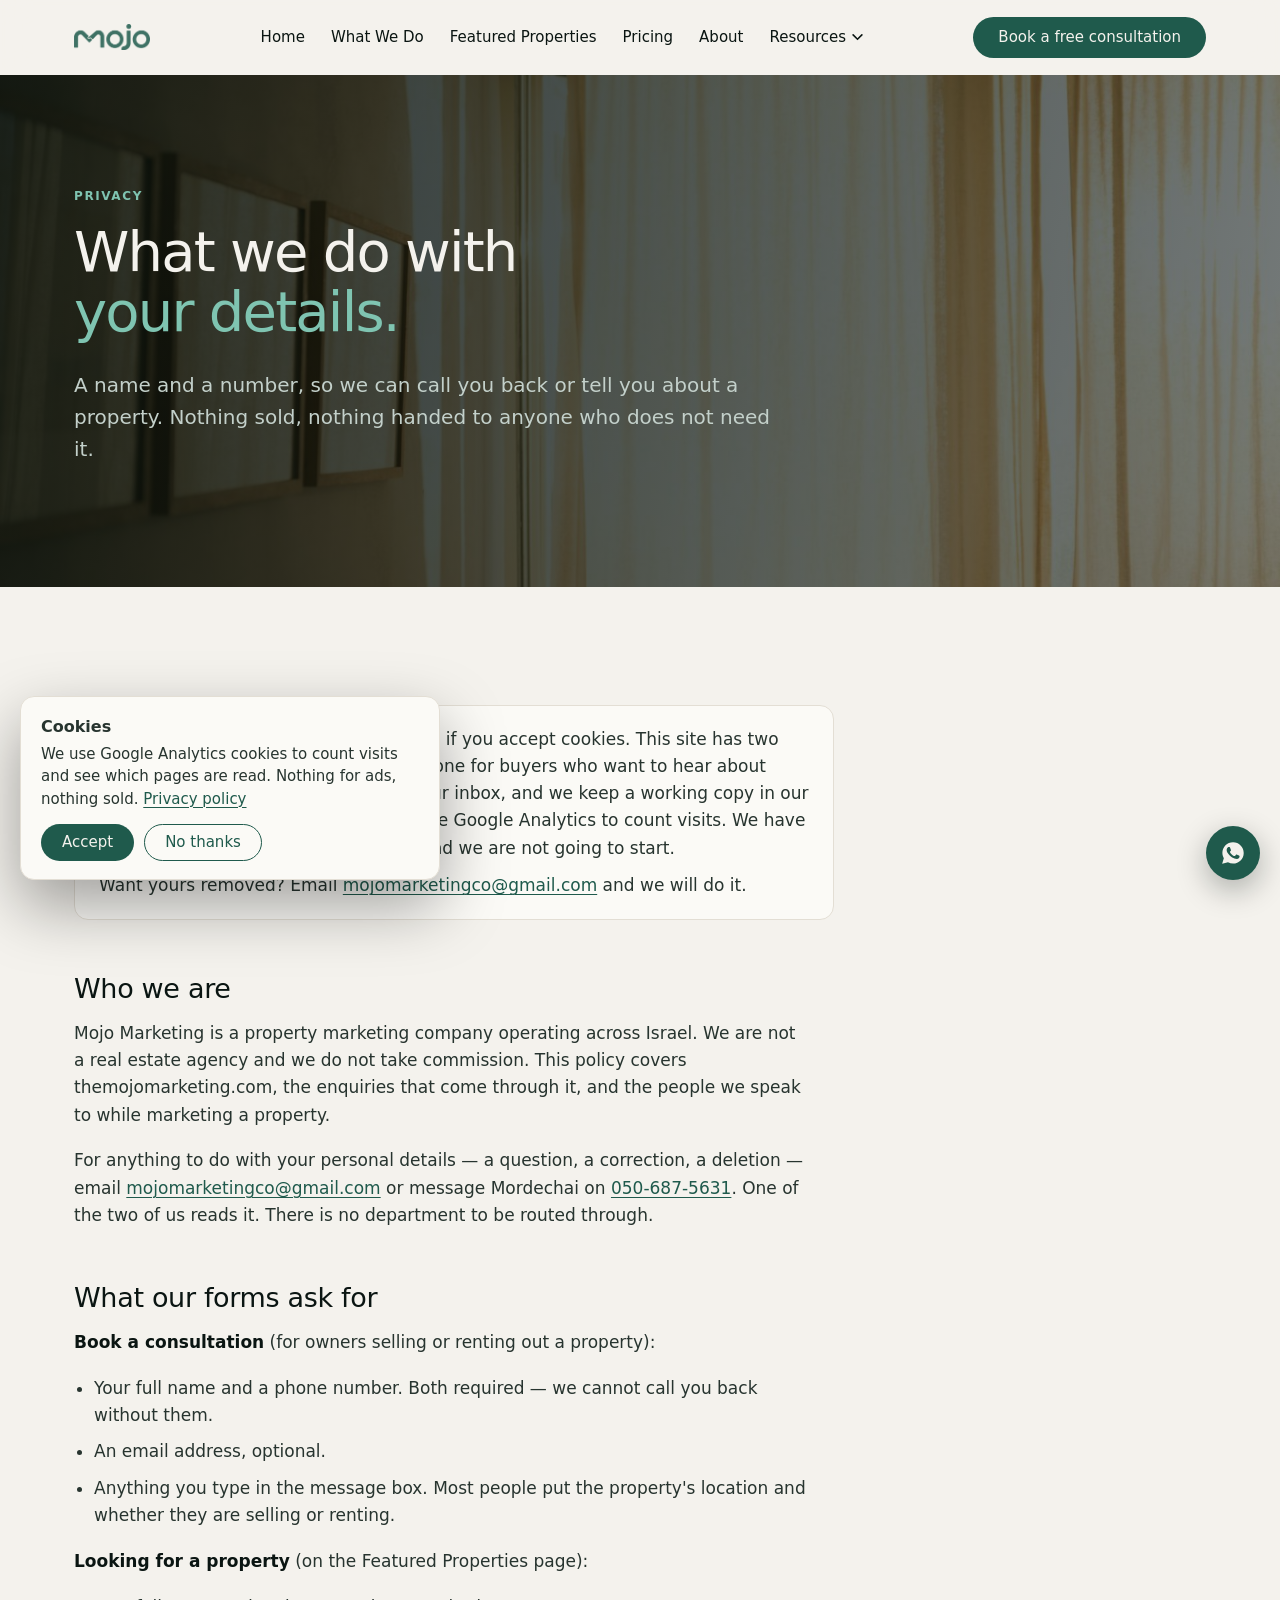
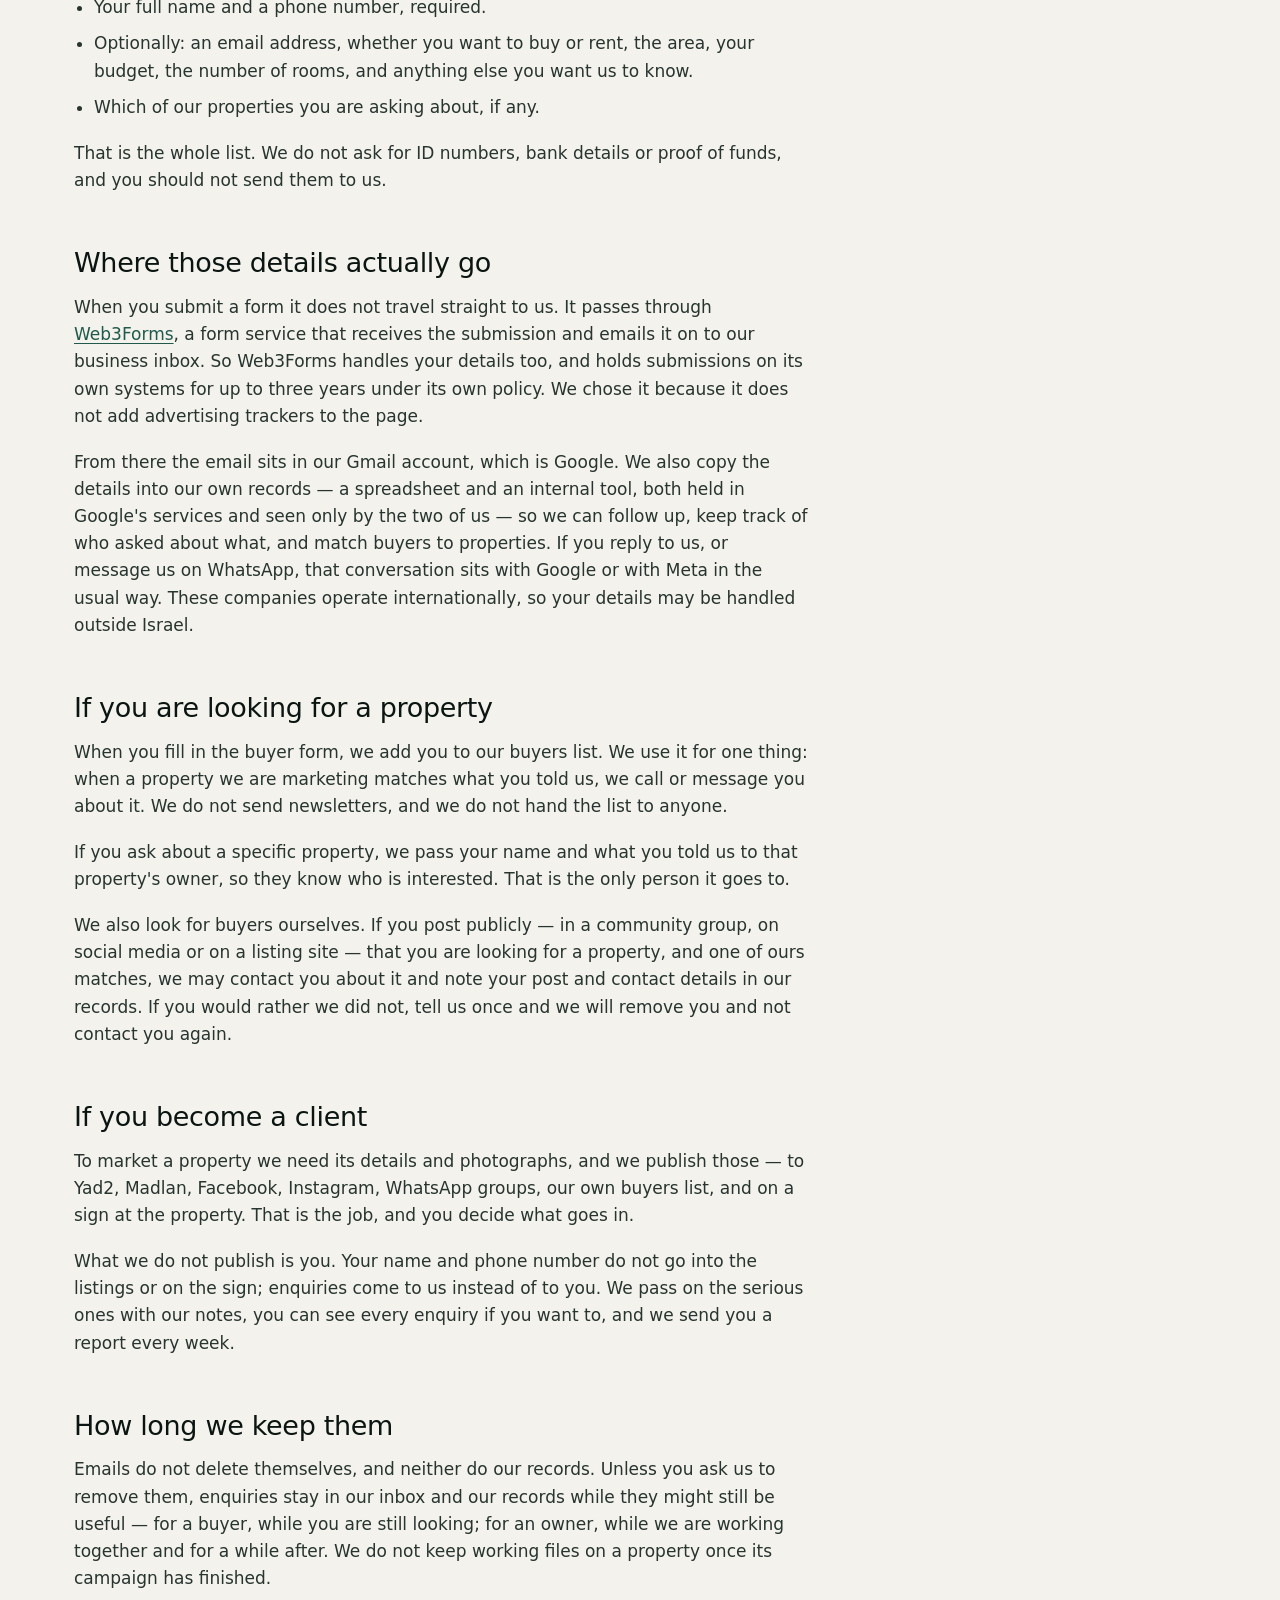
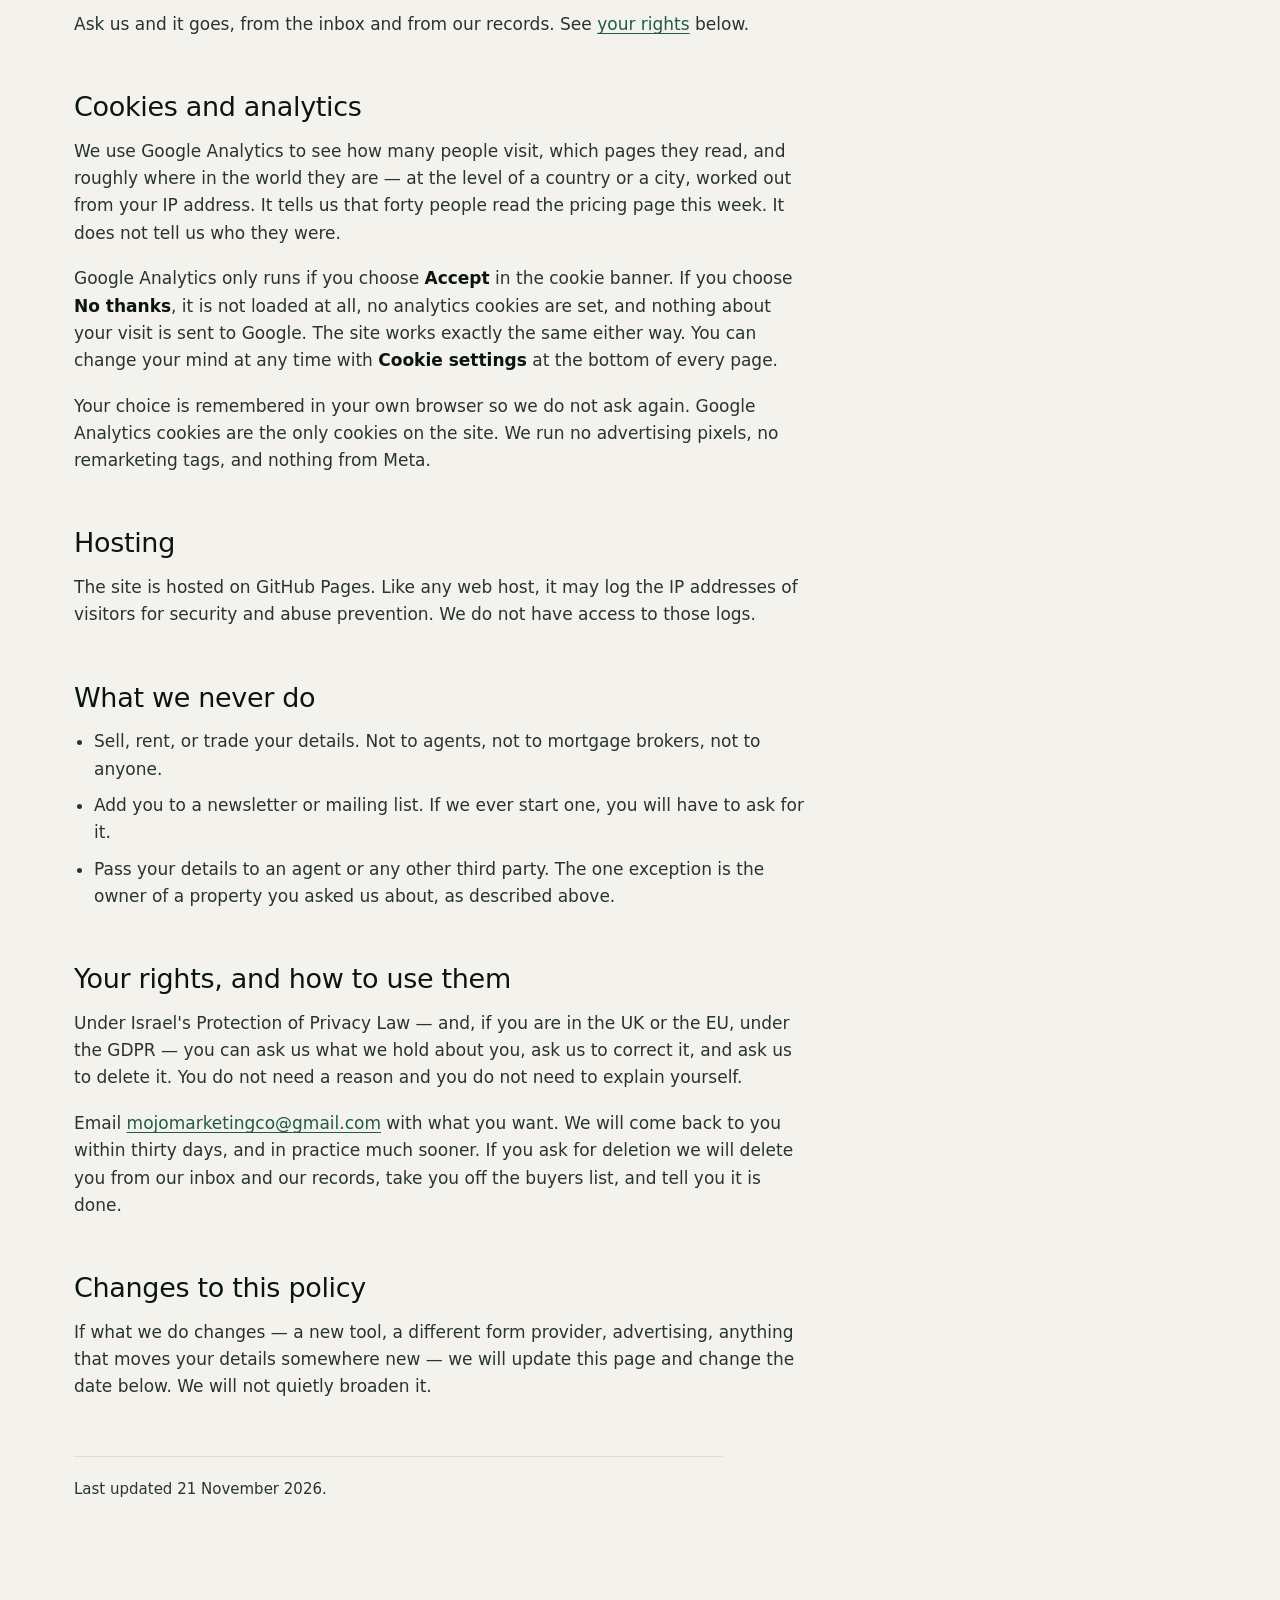
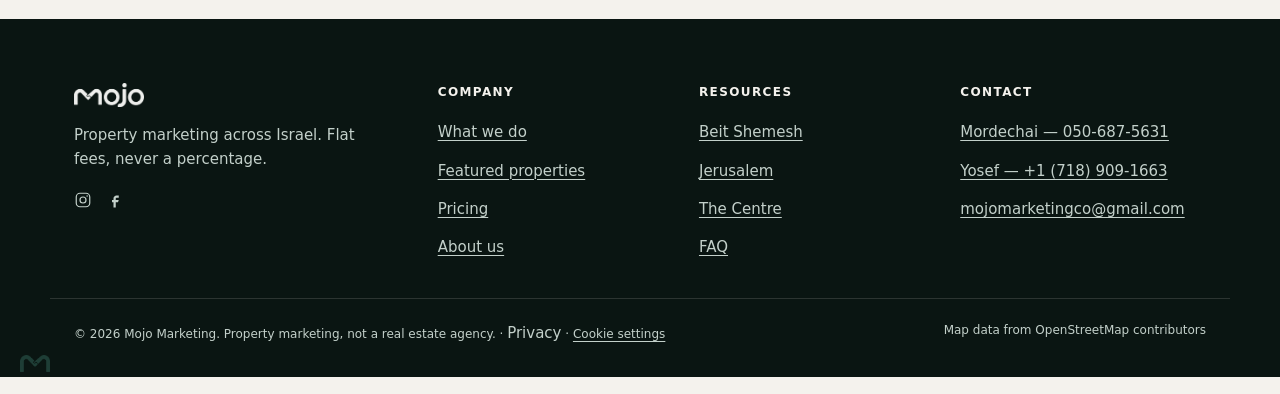
<file: privacy.html>
<!doctype html>
<html lang="en" dir="ltr" class="no-js">
<head>
<meta charset="utf-8">
<meta name="viewport" content="width=device-width, initial-scale=1">
<meta http-equiv="Content-Security-Policy" content="default-src 'self'; base-uri 'self'; object-src 'none'; script-src 'self' 'unsafe-inline' https://www.googletagmanager.com; style-src 'self' 'unsafe-inline' https://api.fontshare.com; font-src 'self' data: https://api.fontshare.com https://cdn.fontshare.com; img-src 'self' data: https://*.googletagmanager.com https://*.google-analytics.com; media-src 'self'; connect-src 'self' https://*.google-analytics.com https://*.analytics.google.com https://*.googletagmanager.com https://api.web3forms.com; form-action 'self' https://api.web3forms.com; frame-src 'none'; upgrade-insecure-requests">
<meta name="referrer" content="strict-origin-when-cross-origin">
<!-- Google tag (gtag.js) -->
<script>
  /* Google Analytics loads only after the visitor accepts cookies (see the banner in js/site.js). */
  window.dataLayer = window.dataLayer || [];
  function gtag(){dataLayer.push(arguments);}
  window.mjLoadGA = function () {
    if (window.__mjGA) return; window.__mjGA = 1;
    var s = document.createElement('script'); s.async = true;
    s.src = 'https://www.googletagmanager.com/gtag/js?id=G-9Y913H0LKC';
    document.head.appendChild(s);
    gtag('js', new Date()); gtag('config', 'G-9Y913H0LKC');
  };
  try { if (localStorage.getItem('mj_consent') === 'yes') window.mjLoadGA(); } catch (e) {}
</script>

<title>Privacy &mdash; Mojo Marketing</title>
<link rel="canonical" href="https://themojomarketing.com/privacy">
<meta name="description" content="What the consultation form collects, where those details go, how long we keep them, the cookies we set, and how to have your details deleted.">
<meta property="og:type" content="website">
<meta property="og:site_name" content="Mojo Marketing">
<meta property="og:locale" content="en_US">
<meta property="og:url" content="https://themojomarketing.com/privacy">
<meta property="og:title" content="Privacy &mdash; Mojo Marketing">
<meta property="og:description" content="What the consultation form collects, where those details go, how long we keep them, and how to have your details deleted.">
<meta property="og:image" content="https://themojomarketing.com/assets/hero-poster.jpg">
<meta property="og:image:width" content="1920">
<meta property="og:image:height" content="1080">
<meta property="og:image:alt" content="Mojo Marketing &mdash; property marketing across Israel">
<meta name="twitter:card" content="summary_large_image">
<meta name="twitter:title" content="Privacy &mdash; Mojo Marketing">
<meta name="twitter:description" content="What we collect, where it goes, how long we keep it, and how to have it deleted.">
<meta name="twitter:image" content="https://themojomarketing.com/assets/hero-poster.jpg">
<link rel="icon" href="assets/logo/monogram-teal.png">
<link rel="stylesheet" href="css/site.css?v=20261122a">
<style>
  .legal{ max-width:760px; }
  .legal h2{ font-size:27px; line-height:1.25; letter-spacing:-0.012em; margin:52px 0 14px; }
  .legal ul{ margin:0 0 1.1em; padding-left:20px; max-width:68ch; color:var(--ink-soft); }
  .legal li{ margin:0 0 .55em; }
  .legal strong{ color:var(--ink); font-weight:600; }
  .legal .note p:last-child{ margin:0; }
  .legal .upd{ font-size:var(--t-small); border-top:1px solid var(--grey-light); padding-top:20px; margin:56px 0 0; }
  @media (max-width:860px){ .legal h2{ font-size:22px; margin:40px 0 12px; } }
</style>
<script>document.documentElement.classList.remove('no-js');</script>
</head>
<body><header class="header" id="header">
  <div class="container header__in">
    <a href="/" class="header__logo" aria-label="Mojo Marketing, home">
      <img src="assets/logo/wordmark-teal.png" alt="Mojo Marketing" width="320" height="109">
    </a>
    <nav class="nav" id="nav">
      <a href="/">Home</a>
      <a href="/services">What We Do</a>
      <a href="/featured">Featured Properties</a>
      <a href="/pricing">Pricing</a>
      <a href="/about">About</a>
      <div class="drop" id="drop">
        <button class="drop__btn" id="dropBtn" aria-expanded="false" aria-haspopup="true">Resources
          <svg width="11" height="7" viewBox="0 0 12 8" fill="none" stroke="currentColor" stroke-width="1.8"><path d="M1 1l5 5 5-5" stroke-linecap="round"/></svg>
        </button>
        <div class="drop__menu" role="menu">
          <span class="drop__sep">Communities</span>
          <a href="/communities/beit-shemesh" role="menuitem">Beit Shemesh</a>
          <a href="/communities/jerusalem" role="menuitem">Jerusalem</a>
          <a href="/communities/centre" role="menuitem">The Centre</a>
          <span class="drop__sep">Help</span>
          <a href="/faq" role="menuitem">FAQ</a>
        </div>
      </div>
      <a href="/#book" class="btn btn--primary nav__cta">Book a free consultation</a>
    </nav>
    <div class="header__actions">
      <a href="/#book" class="btn btn--primary" style="padding:12px 24px;font-size:15px">Book a free consultation</a>
      <button class="burger" id="burger" aria-label="Menu" aria-expanded="false" aria-controls="nav">
        <svg width="24" height="24" viewBox="0 0 24 24" fill="none" stroke="currentColor" stroke-width="1.6"><path d="M3 7h18M3 12h18M3 17h18" stroke-linecap="round"/></svg>
      </button>
    </div>
  </div>
</header>
<main>
<section class="band band--dark phero" style="padding-block:112px 100px">
  <img class="phero__img" src="assets/heroes/hero-privacy.jpg" alt="" width="1920" height="1080" fetchpriority="high" decoding="async">
  <div class="hero__scrim" aria-hidden="true"></div>
  <div class="container">
    <span class="eyebrow">Privacy</span>
    <h1 class="tt" style="max-width:18ch"><span>What we do with</span><span class="teal">your details.</span></h1>
    <p class="lead" style="max-width:56ch;margin-top:20px">A name and a number, so we can call you back or tell you about a property. Nothing sold, nothing handed to anyone who does not need it.</p>
  </div>
</section>

<section class="band section">
  <div class="container">
    <div class="legal">

      <div class="note" style="margin-bottom:44px">
        <p style="margin:0 0 .6em"><strong>The short version.</strong> Analytics only runs if you accept cookies. This site has two forms: one to book a consultation, and one for buyers who want to hear about properties. Both arrive as an email in our inbox, and we keep a working copy in our own records so we can follow up. We use Google Analytics to count visits. We have never sold or rented anyone's details and we are not going to start.</p>
        <p style="margin:0">Want yours removed? Email <a href="mailto:mojomarketingco@gmail.com">mojomarketingco@gmail.com</a> and we will do it.</p>
      </div>

      <h2>Who we are</h2>
      <p>Mojo Marketing is a property marketing company operating across Israel. We are not a real estate agency and we do not take commission. This policy covers themojomarketing.com, the enquiries that come through it, and the people we speak to while marketing a property.</p>
      <p>For anything to do with your personal details &mdash; a question, a correction, a deletion &mdash; email <a href="mailto:mojomarketingco@gmail.com">mojomarketingco@gmail.com</a> or message Mordechai on <a href="https://wa.me/972506875631">050-687-5631</a>. One of the two of us reads it. There is no department to be routed through.</p>

      <h2>What our forms ask for</h2>
      <p><strong>Book a consultation</strong> (for owners selling or renting out a property):</p>
      <ul>
        <li>Your full name and a phone number. Both required &mdash; we cannot call you back without them.</li>
        <li>An email address, optional.</li>
        <li>Anything you type in the message box. Most people put the property's location and whether they are selling or renting.</li>
      </ul>
      <p><strong>Looking for a property</strong> (on the Featured Properties page):</p>
      <ul>
        <li>Your full name and a phone number, required.</li>
        <li>Optionally: an email address, whether you want to buy or rent, the area, your budget, the number of rooms, and anything else you want us to know.</li>
        <li>Which of our properties you are asking about, if any.</li>
      </ul>
      <p>That is the whole list. We do not ask for ID numbers, bank details or proof of funds, and you should not send them to us.</p>

      <h2>Where those details actually go</h2>
      <p>When you submit a form it does not travel straight to us. It passes through <a href="https://web3forms.com/privacy" rel="noopener">Web3Forms</a>, a form service that receives the submission and emails it on to our business inbox. So Web3Forms handles your details too, and holds submissions on its own systems for up to three years under its own policy. We chose it because it does not add advertising trackers to the page.</p>
      <p>From there the email sits in our Gmail account, which is Google. We also copy the details into our own records &mdash; a spreadsheet and an internal tool, both held in Google's services and seen only by the two of us &mdash; so we can follow up, keep track of who asked about what, and match buyers to properties. If you reply to us, or message us on WhatsApp, that conversation sits with Google or with Meta in the usual way. These companies operate internationally, so your details may be handled outside Israel.</p>

      <h2>If you are looking for a property</h2>
      <p>When you fill in the buyer form, we add you to our buyers list. We use it for one thing: when a property we are marketing matches what you told us, we call or message you about it. We do not send newsletters, and we do not hand the list to anyone.</p>
      <p>If you ask about a specific property, we pass your name and what you told us to that property's owner, so they know who is interested. That is the only person it goes to.</p>
      <p>We also look for buyers ourselves. If you post publicly &mdash; in a community group, on social media or on a listing site &mdash; that you are looking for a property, and one of ours matches, we may contact you about it and note your post and contact details in our records. If you would rather we did not, tell us once and we will remove you and not contact you again.</p>

      <h2>If you become a client</h2>
      <p>To market a property we need its details and photographs, and we publish those &mdash; to Yad2, Madlan, Facebook, Instagram, WhatsApp groups, our own buyers list, and on a sign at the property. That is the job, and you decide what goes in.</p>
      <p>What we do not publish is you. Your name and phone number do not go into the listings or on the sign; enquiries come to us instead of to you. We pass on the serious ones with our notes, you can see every enquiry if you want to, and we send you a report every week.</p>

      <h2>How long we keep them</h2>
      <p>Emails do not delete themselves, and neither do our records. Unless you ask us to remove them, enquiries stay in our inbox and our records while they might still be useful &mdash; for a buyer, while you are still looking; for an owner, while we are working together and for a while after. We do not keep working files on a property once its campaign has finished.</p>
      <p>Ask us and it goes, from the inbox and from our records. See <a href="#rights">your rights</a> below.</p>

      <h2 id="cookies">Cookies and analytics</h2>
      <p>We use Google Analytics to see how many people visit, which pages they read, and roughly where in the world they are &mdash; at the level of a country or a city, worked out from your IP address. It tells us that forty people read the pricing page this week. It does not tell us who they were.</p>
      <p>Google Analytics only runs if you choose <strong>Accept</strong> in the cookie banner. If you choose <strong>No thanks</strong>, it is not loaded at all, no analytics cookies are set, and nothing about your visit is sent to Google. The site works exactly the same either way. You can change your mind at any time with <strong>Cookie settings</strong> at the bottom of every page.</p><p>Your choice is remembered in your own browser so we do not ask again. Google Analytics cookies are the only cookies on the site. We run no advertising pixels, no remarketing tags, and nothing from Meta.</p>

      <h2>Hosting</h2>
      <p>The site is hosted on GitHub Pages. Like any web host, it may log the IP addresses of visitors for security and abuse prevention. We do not have access to those logs.</p>

      <h2>What we never do</h2>
      <ul>
        <li>Sell, rent, or trade your details. Not to agents, not to mortgage brokers, not to anyone.</li>
        <li>Add you to a newsletter or mailing list. If we ever start one, you will have to ask for it.</li>
        <li>Pass your details to an agent or any other third party. The one exception is the owner of a property you asked us about, as described above.</li>
      </ul>

      <h2 id="rights">Your rights, and how to use them</h2>
      <p>Under Israel's Protection of Privacy Law &mdash; and, if you are in the UK or the EU, under the GDPR &mdash; you can ask us what we hold about you, ask us to correct it, and ask us to delete it. You do not need a reason and you do not need to explain yourself.</p>
      <p>Email <a href="mailto:mojomarketingco@gmail.com">mojomarketingco@gmail.com</a> with what you want. We will come back to you within thirty days, and in practice much sooner. If you ask for deletion we will delete you from our inbox and our records, take you off the buyers list, and tell you it is done.</p>

      <h2>Changes to this policy</h2>
      <p>If what we do changes &mdash; a new tool, a different form provider, advertising, anything that moves your details somewhere new &mdash; we will update this page and change the date below. We will not quietly broaden it.</p>

      <p class="upd">Last updated 21 November 2026.</p>

    </div>
  </div>
</section>
</main>

<footer class="footer">
  <div class="container footer__in">
    <div>
      <a href="/" class="footer__logo"><img src="assets/logo/wordmark-offwhite.png" alt="Mojo Marketing" width="320" height="109"></a>
      <p style="font-size:15px;max-width:30ch">Property marketing across Israel. Flat fees, never a percentage.</p>
      <div class="social">
        <a href="https://instagram.com/mojo_il" aria-label="Instagram"><svg viewBox="0 0 24 24" fill="none" stroke="currentColor" stroke-width="1.6"><rect x="3" y="3" width="18" height="18" rx="5"/><circle cx="12" cy="12" r="4"/><circle cx="17.5" cy="6.5" r="1" fill="currentColor" stroke="none"/></svg></a>
        <a href="https://facebook.com/people/Mojo-Marketing/61591232291703" aria-label="Facebook"><svg viewBox="0 0 24 24" fill="currentColor"><path d="M14 9h3V6h-3c-2.2 0-4 1.8-4 4v2H8v3h2v7h3v-7h3l1-3h-4v-2c0-.6.4-1 1-1z"/></svg></a>
      </div>
    </div>
    <div><h4>Company</h4><ul>
      <li><a href="/services">What we do</a></li>
      <li><a href="/featured">Featured properties</a></li>
      <li><a href="/pricing">Pricing</a></li>
      <li><a href="/about">About us</a></li>
    </ul></div>
    <div><h4>Resources</h4><ul>
      <li><a href="/communities/beit-shemesh">Beit Shemesh</a></li>
      <li><a href="/communities/jerusalem">Jerusalem</a></li>
      <li><a href="/communities/centre">The Centre</a></li>
      <li><a href="/faq">FAQ</a></li>
    </ul></div>
    <div><h4>Contact</h4><ul>
      <li><a href="https://wa.me/972506875631">Mordechai — 050-687-5631</a></li>
      <li><a href="tel:+17189091663">Yosef — +1 (718) 909-1663</a></li>
      <li><a href="mailto:mojomarketingco@gmail.com">mojomarketingco@gmail.com</a></li>
    </ul></div>
  </div>
  <div class="container footer__bottom">
    <span>© <span id="yr">2026</span> Mojo Marketing. Property marketing, not a real estate agency. &middot; <a href="/privacy">Privacy</a></span>
    <span>Map data from OpenStreetMap contributors</span>
  </div>
</footer>

<a class="wa" href="https://wa.me/972506875631" aria-label="Message us on WhatsApp"><svg viewBox="0 0 24 24" fill="currentColor"><path d="M12.04 2C6.6 2 2.2 6.4 2.2 11.84c0 1.74.46 3.43 1.32 4.92L2 22l5.37-1.4a9.8 9.8 0 004.67 1.19h.01c5.43 0 9.84-4.4 9.84-9.84C21.89 6.4 17.47 2 12.04 2zm5.75 14.05c-.24.68-1.2 1.25-1.96 1.41-.52.11-1.2.2-3.5-.75-2.94-1.22-4.83-4.2-4.98-4.4-.14-.2-1.19-1.58-1.19-3.02s.75-2.14 1.02-2.44c.27-.3.59-.37.78-.37l.56.01c.18 0 .42-.07.66.5.24.58.83 2.02.9 2.17.07.15.12.32.02.52-.1.2-.15.32-.3.5l-.44.51c-.15.15-.3.32-.13.62.17.3.75 1.24 1.62 2.01 1.11 1 2.05 1.3 2.34 1.45.3.15.47.13.64-.08.18-.2.75-.87.95-1.17.2-.3.4-.25.67-.15.27.1 1.7.8 1.99.95.3.15.49.22.56.35.07.12.07.72-.17 1.4z"/></svg></a>
<div class="stickybar" id="stickybar"><a href="/#book" class="btn btn--primary">Book a free consultation</a></div>
<div class="mscroll" id="mscroll" aria-hidden="true"><img src="assets/logo/monogram-teal.png" alt="" id="mimg"></div>
<script src="js/site.js?v=20261122a" defer></script>
</body></html>
</file>
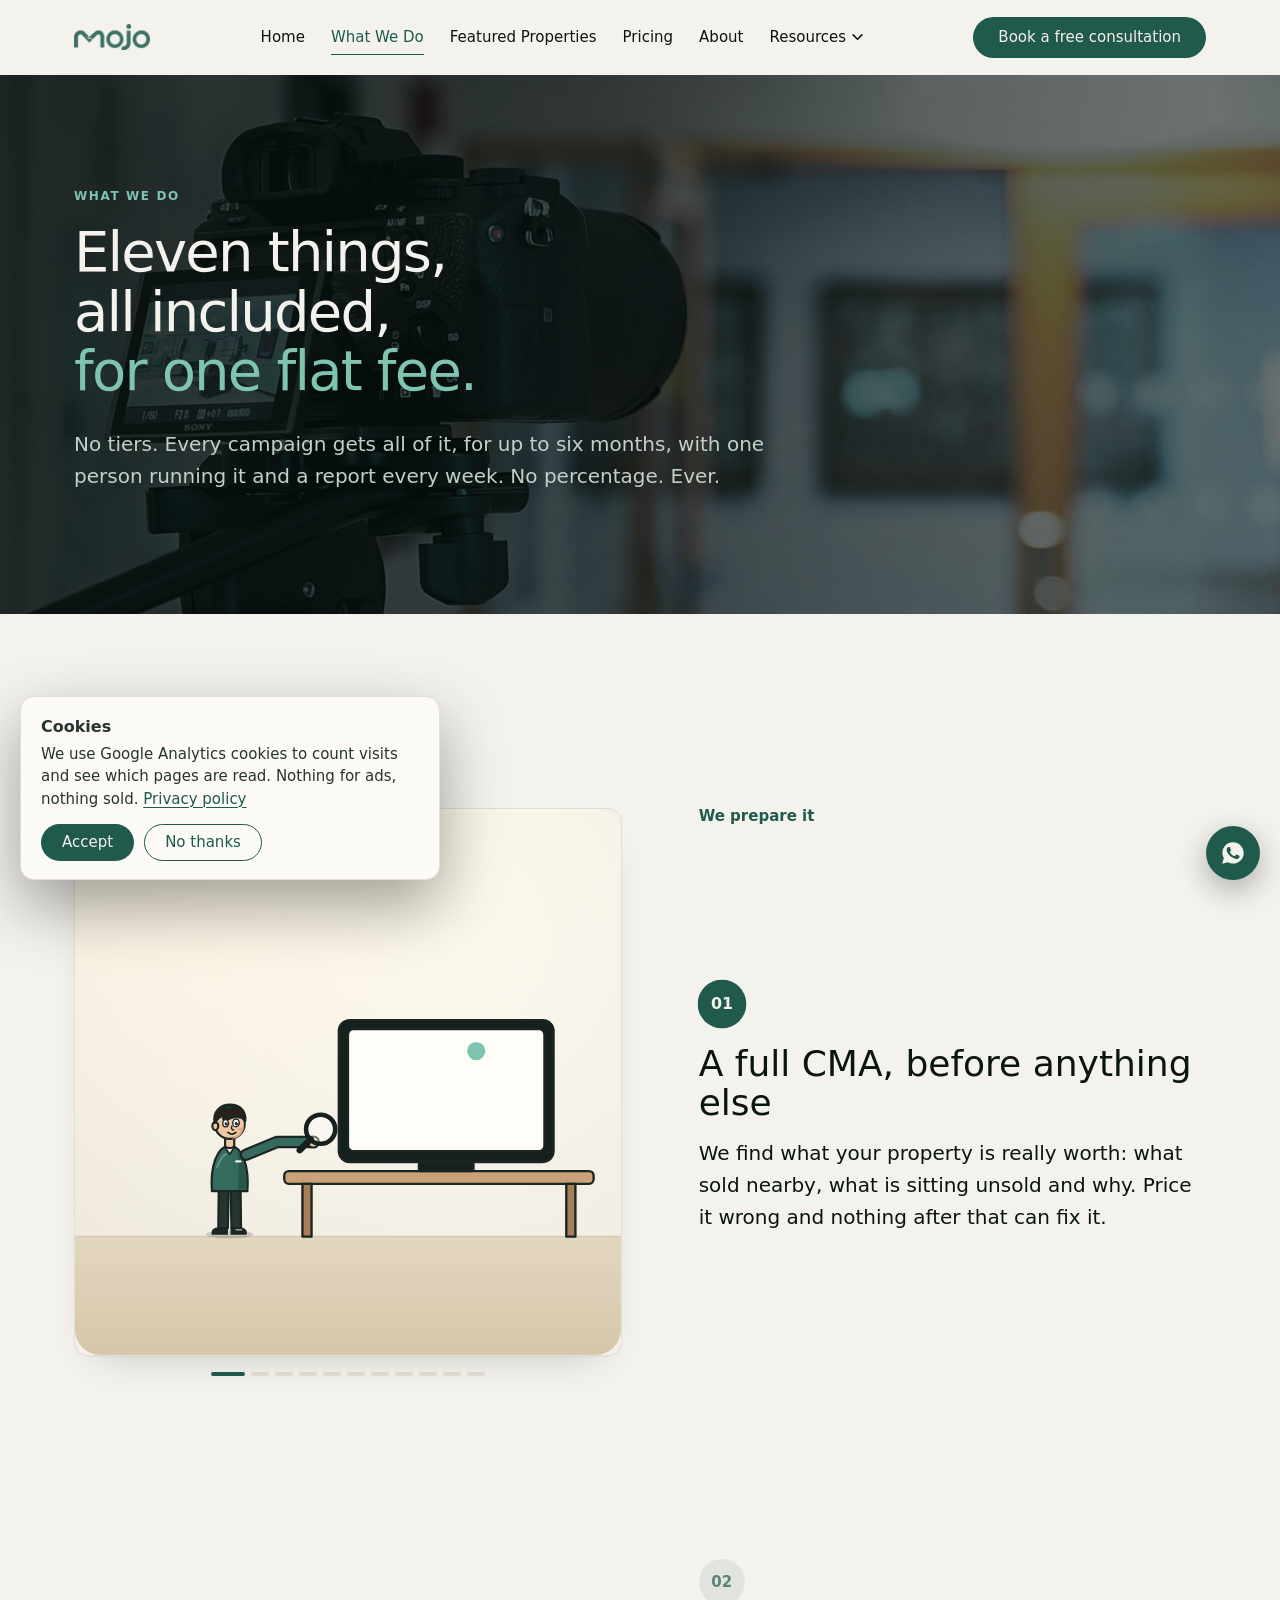
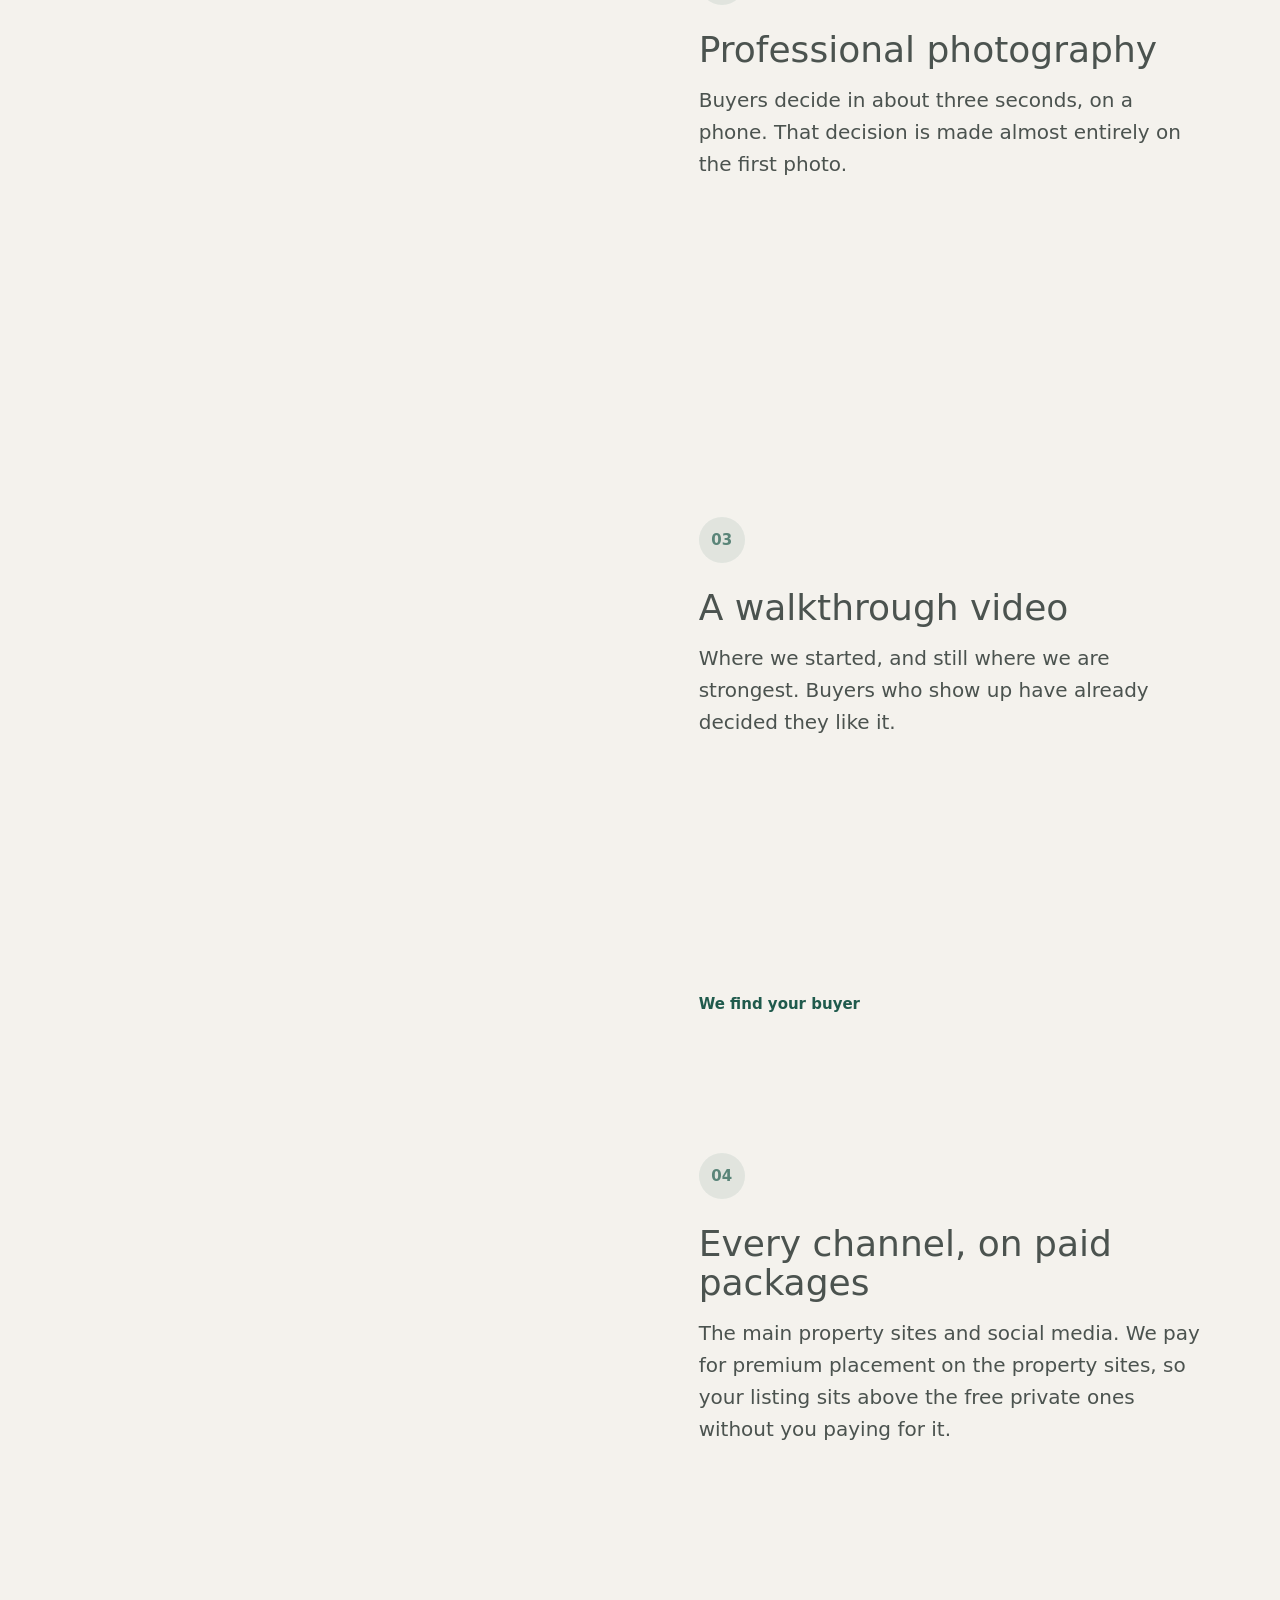
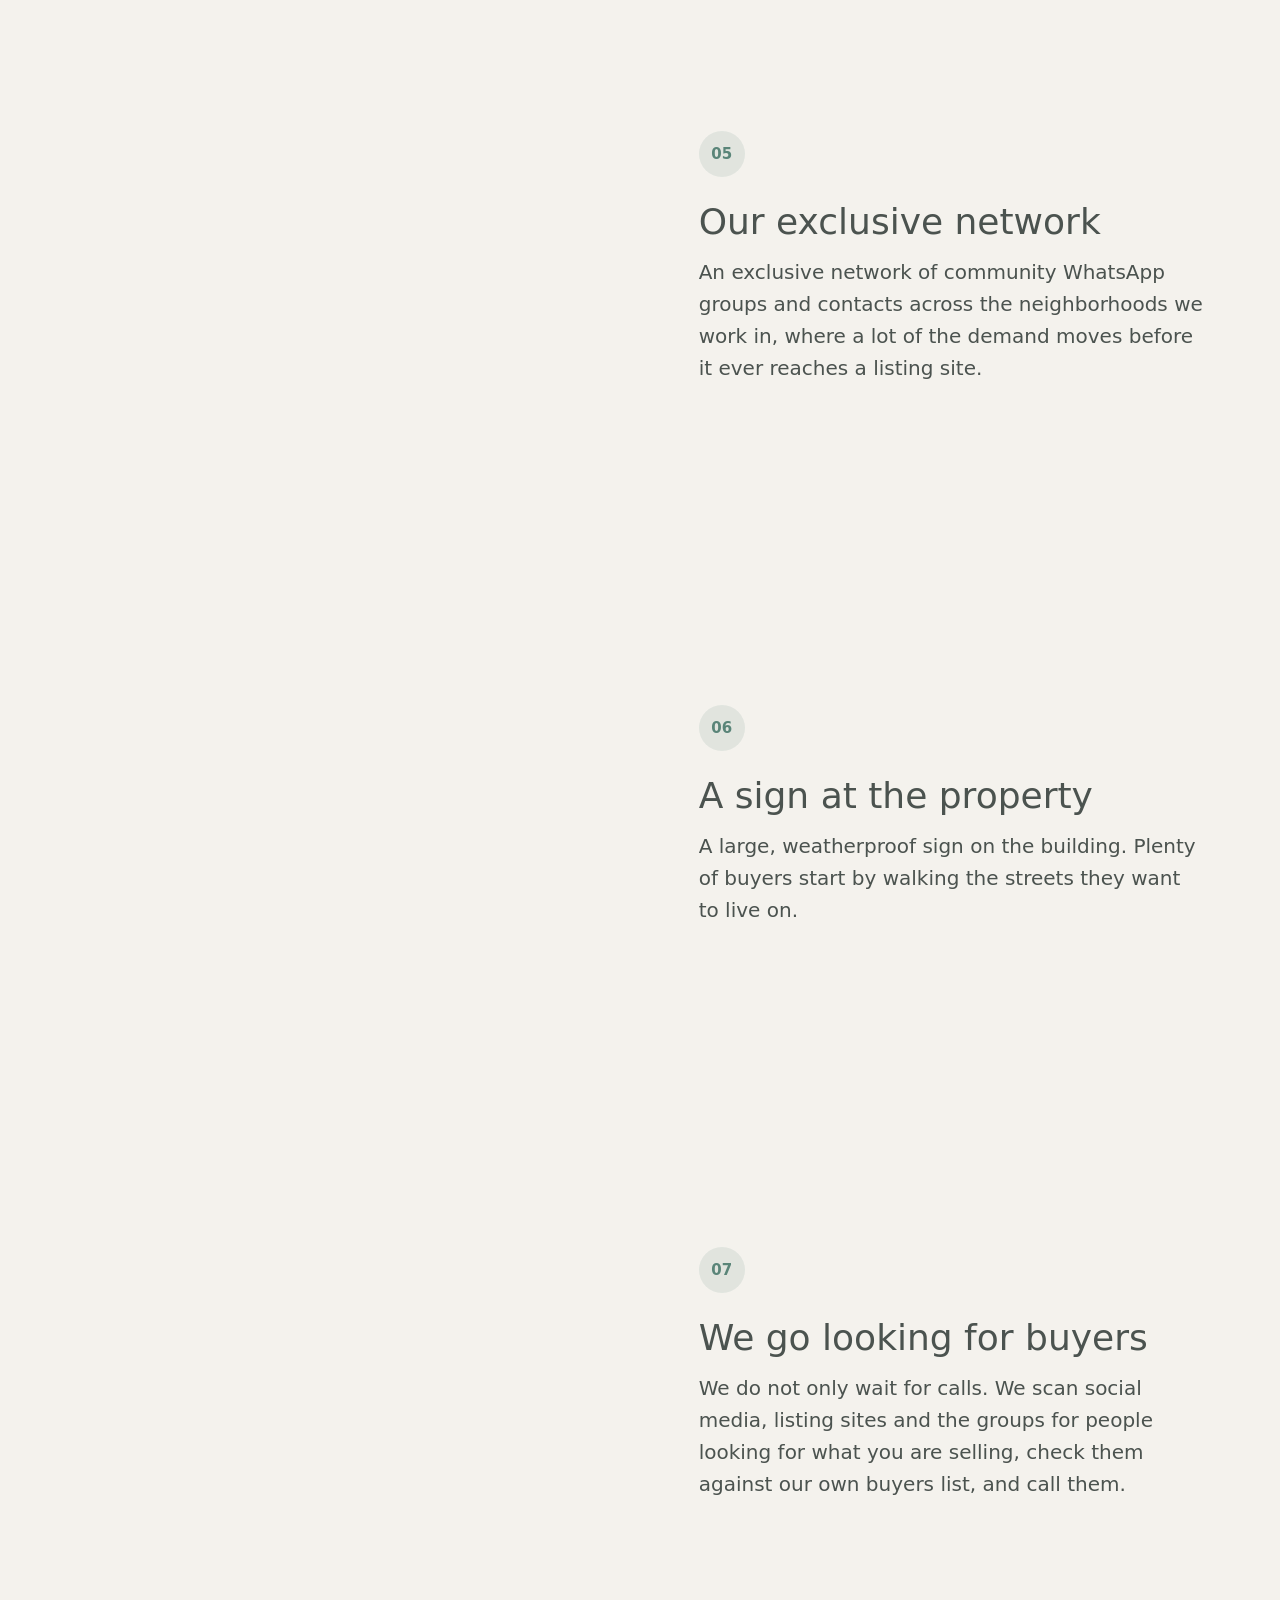
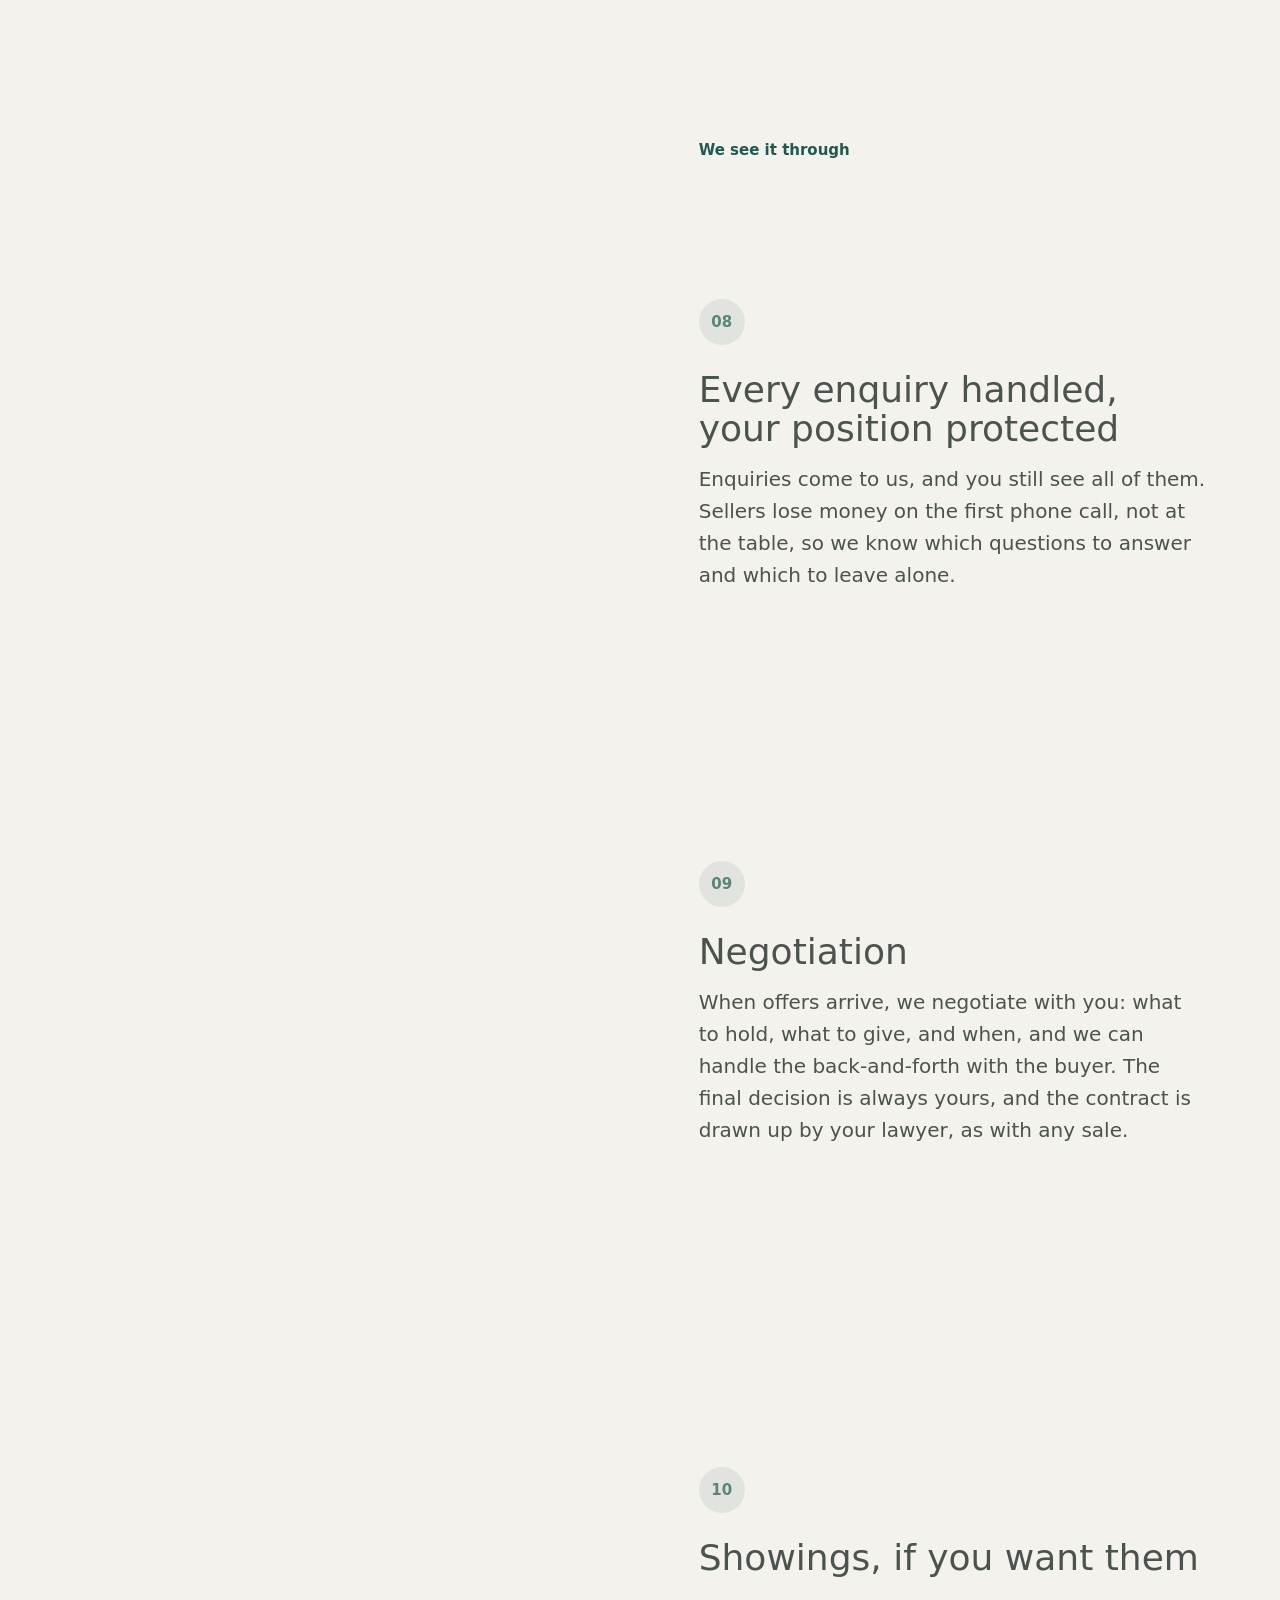
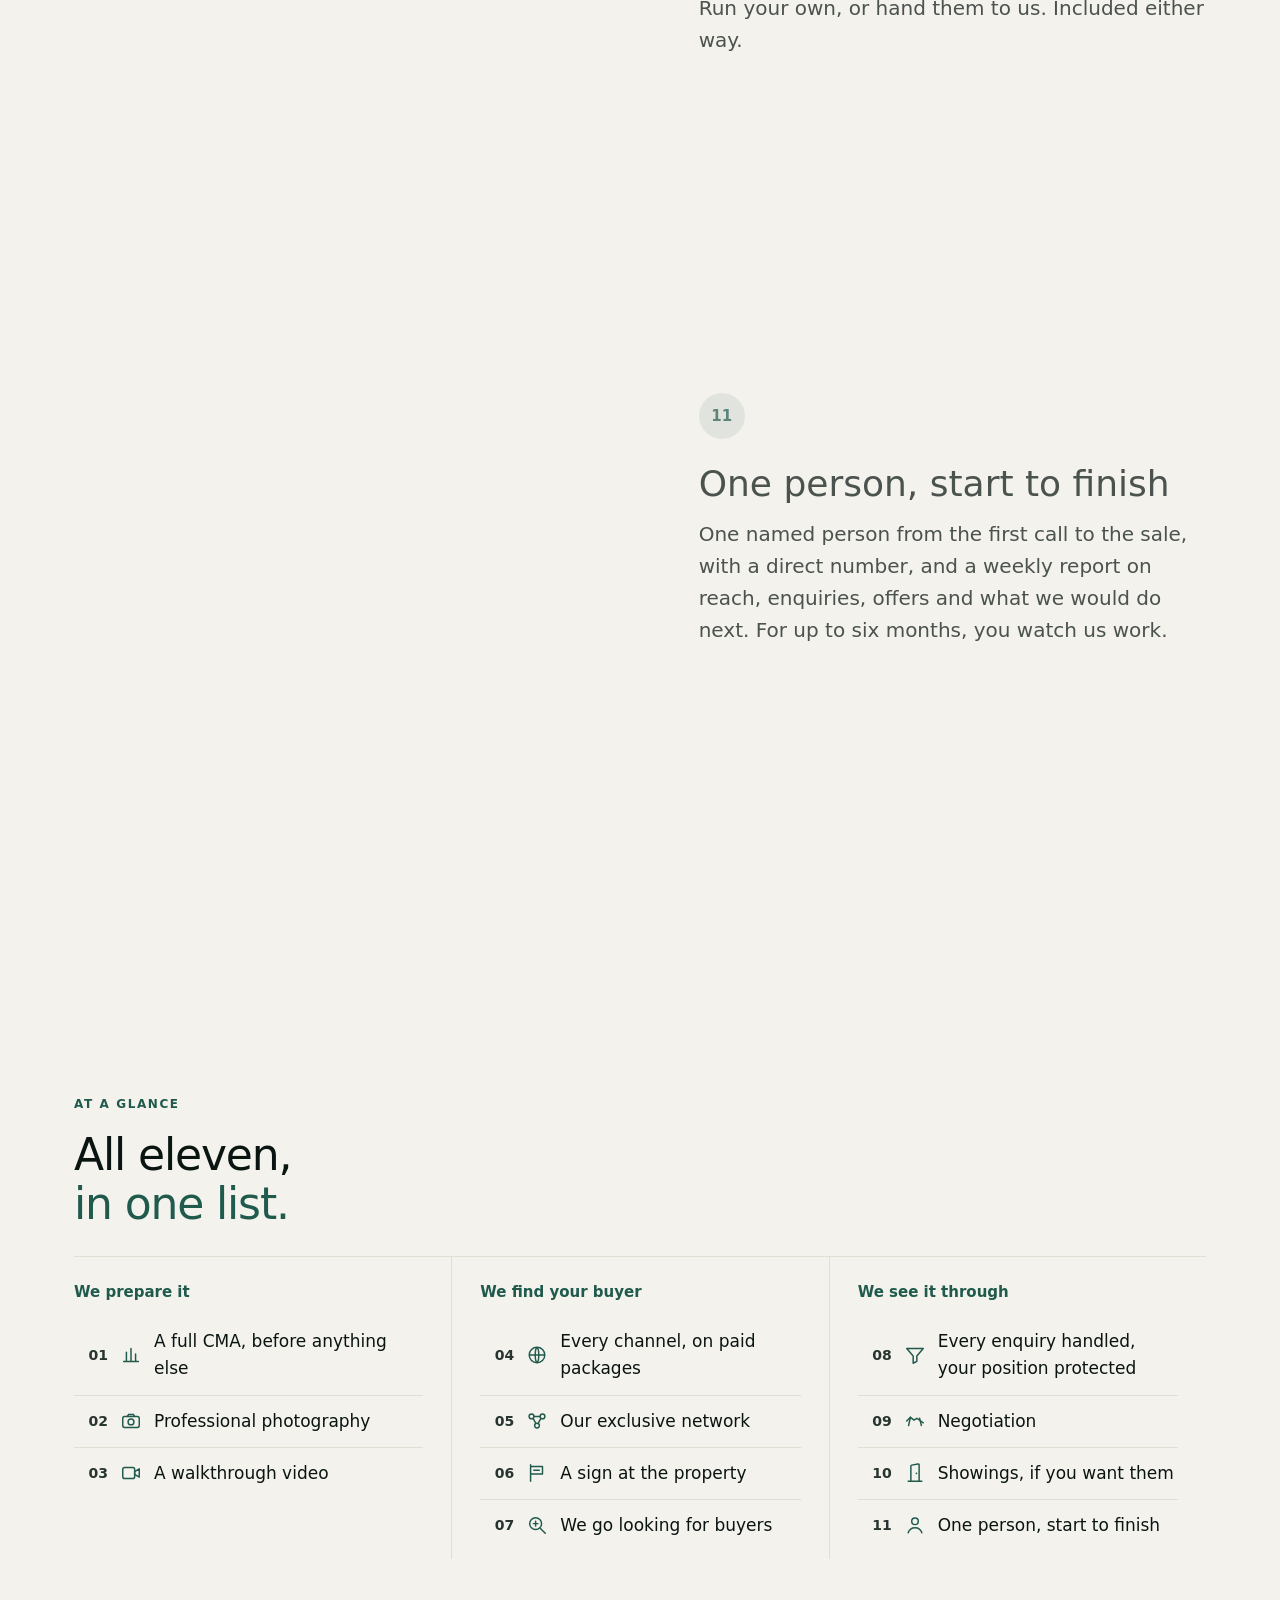
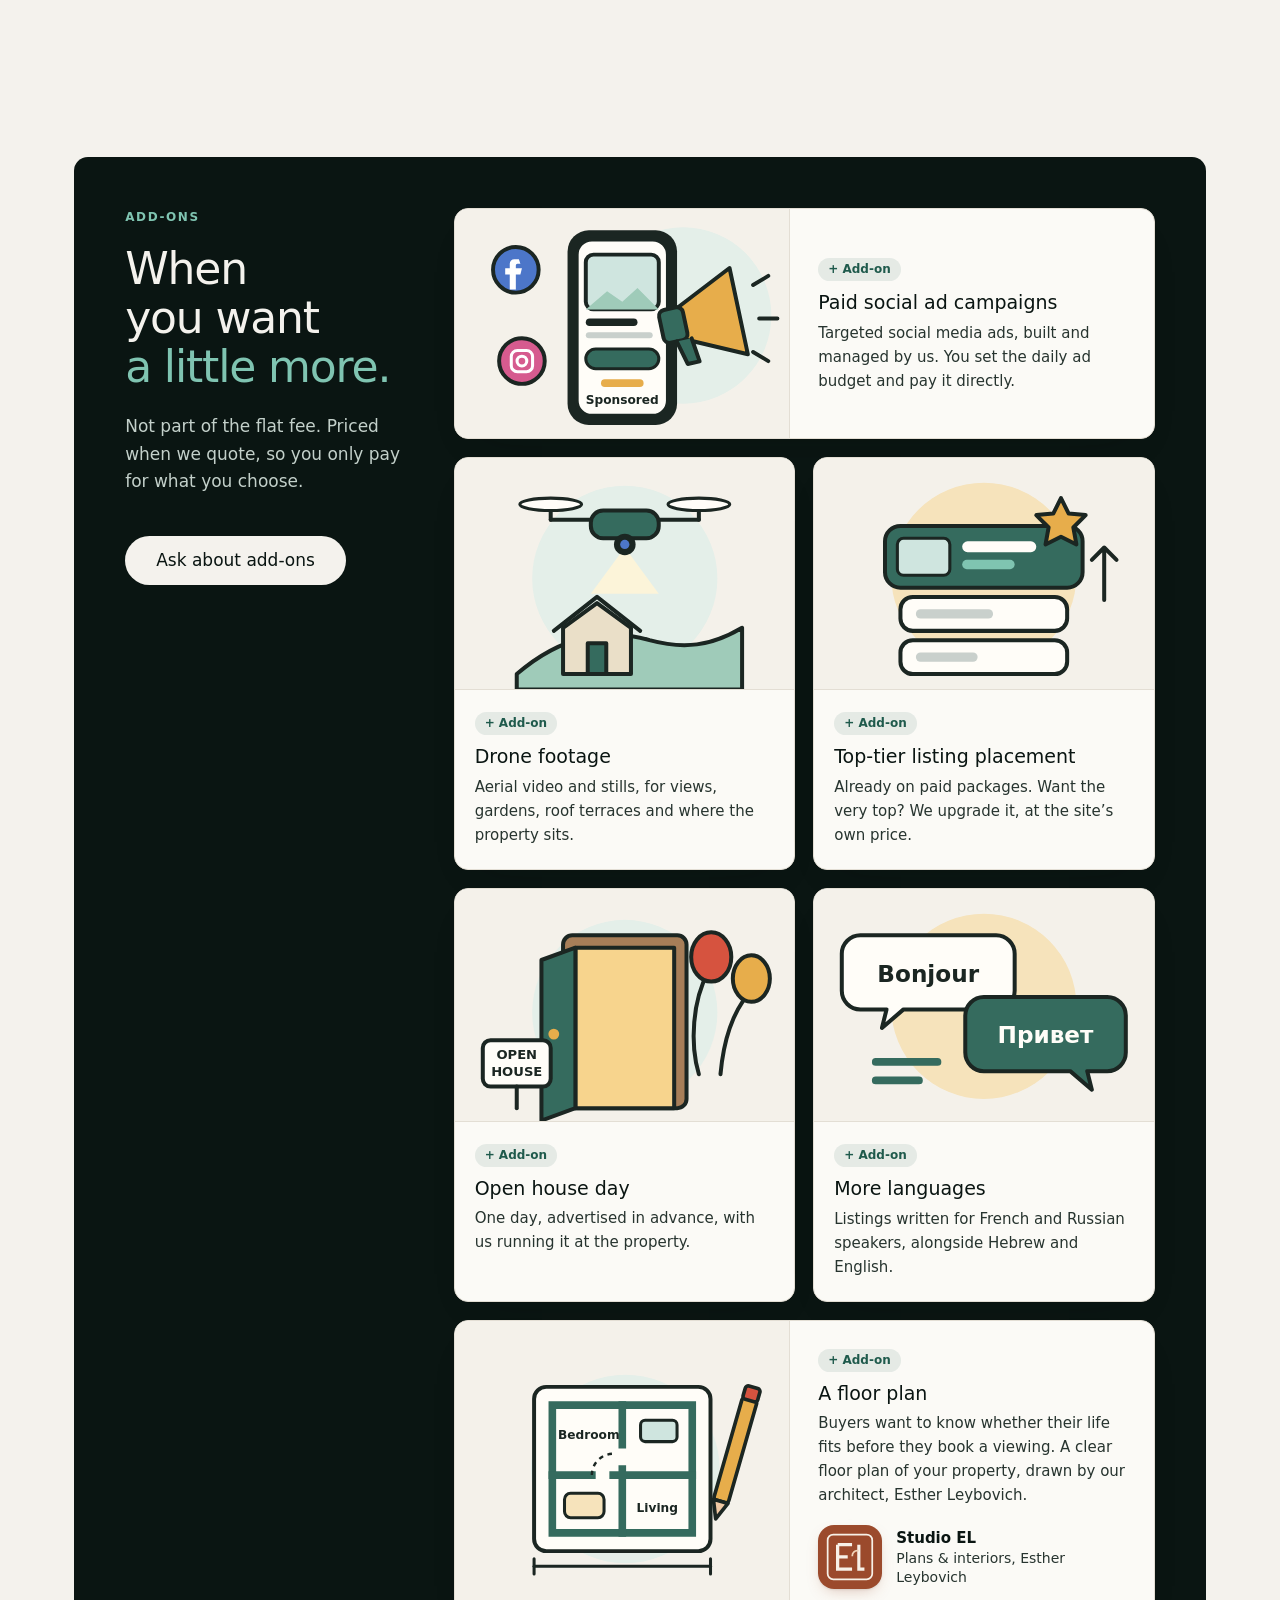
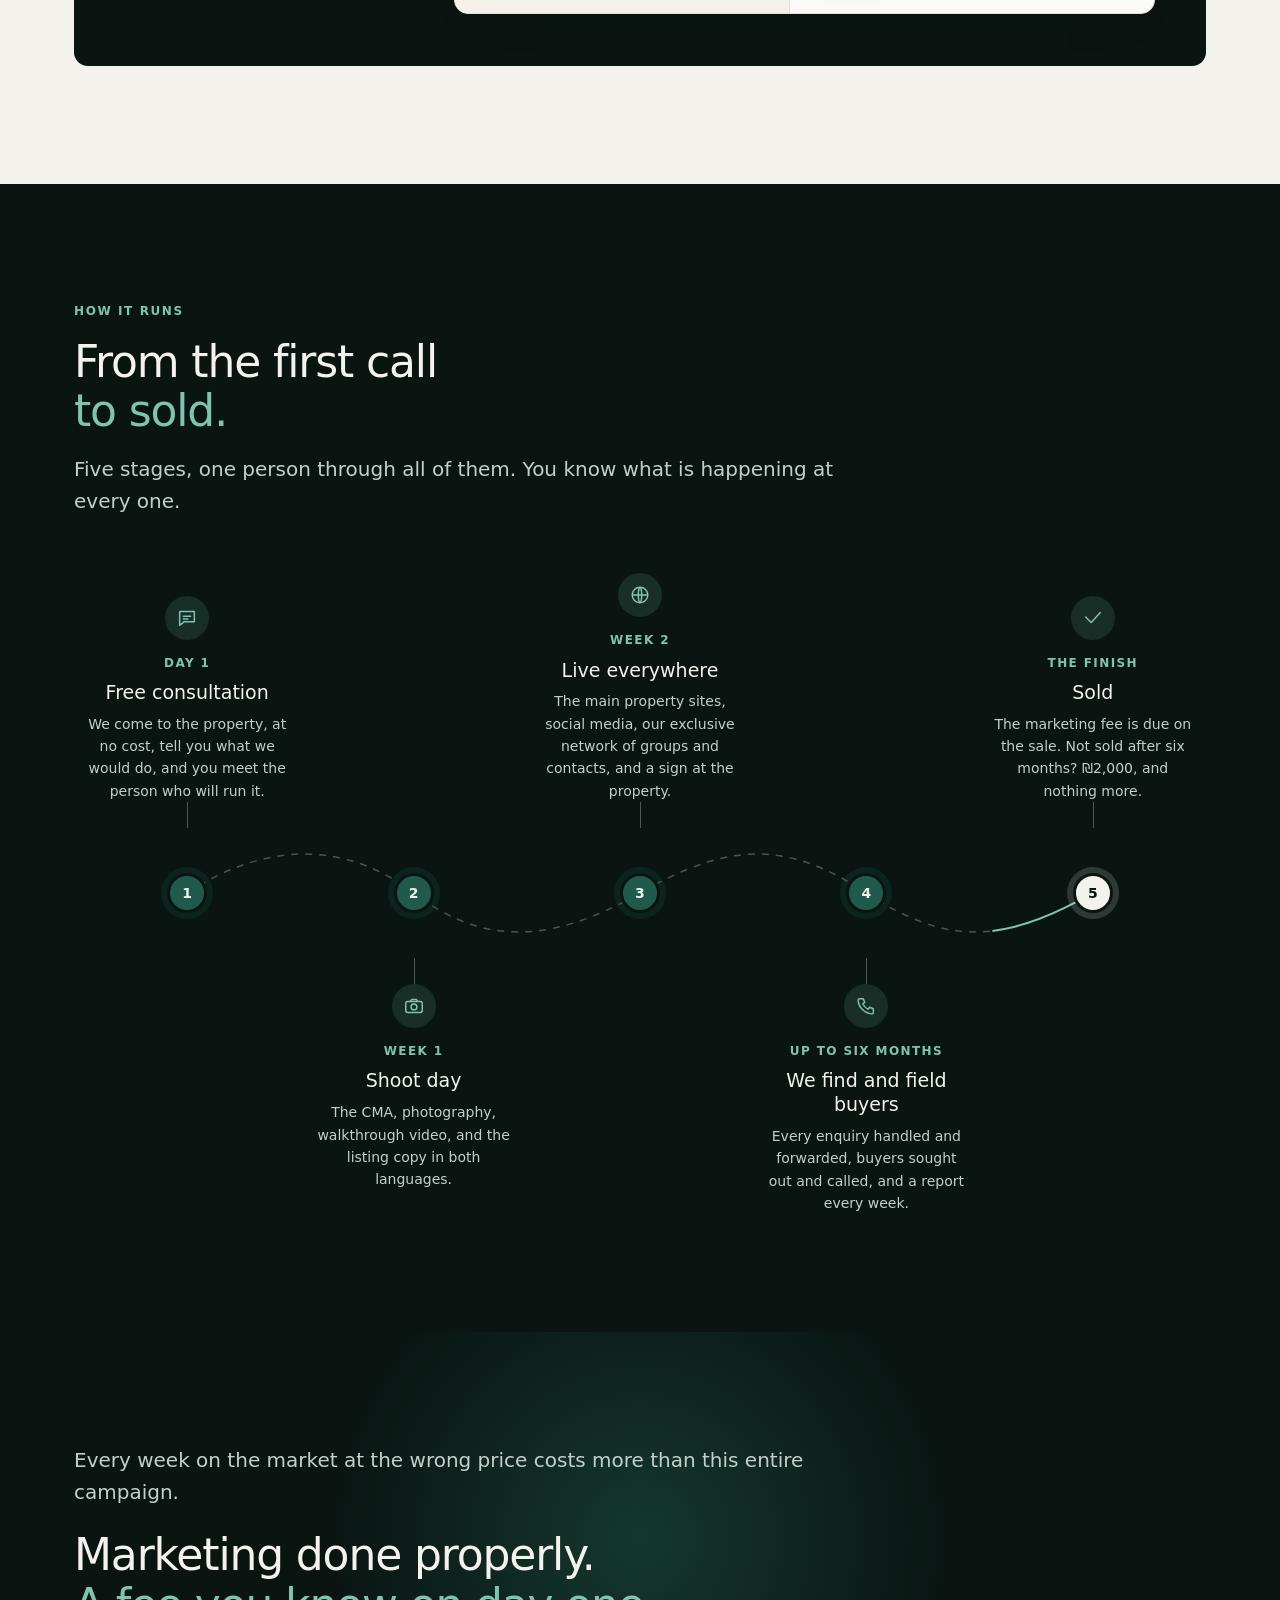
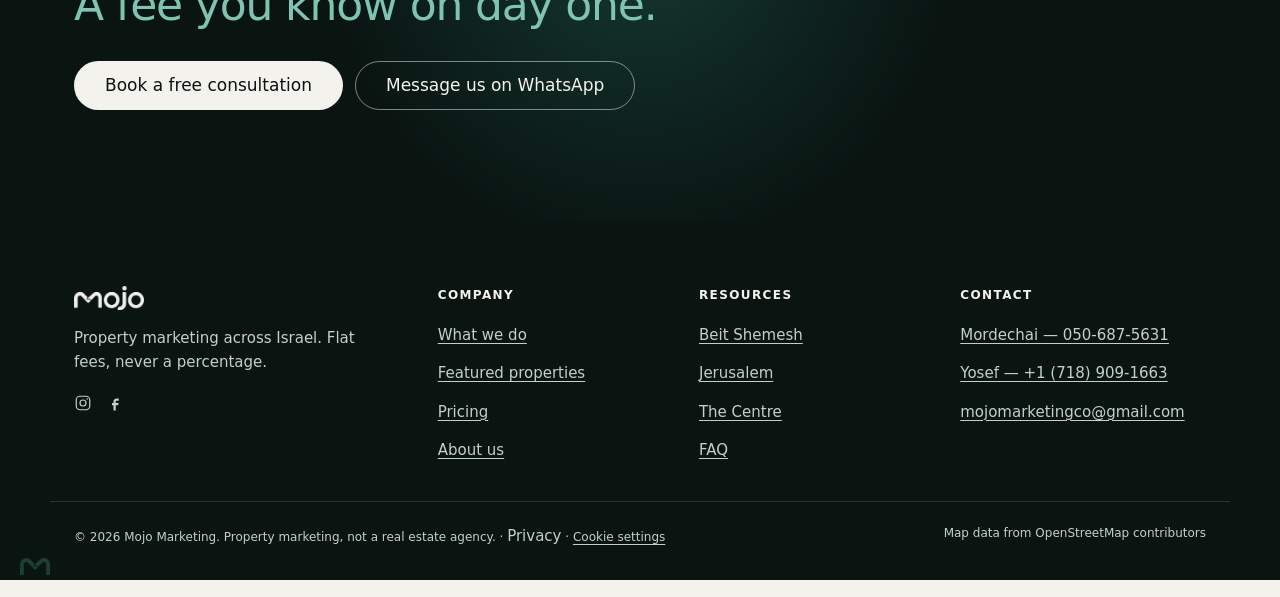
<file: services.html>
<!doctype html>
<html lang="en" dir="ltr" class="no-js">
<head>
<meta charset="utf-8">
<meta name="viewport" content="width=device-width, initial-scale=1">
<meta http-equiv="Content-Security-Policy" content="default-src 'self'; base-uri 'self'; object-src 'none'; script-src 'self' 'unsafe-inline' https://www.googletagmanager.com; style-src 'self' 'unsafe-inline' https://api.fontshare.com; font-src 'self' data: https://api.fontshare.com https://cdn.fontshare.com; img-src 'self' data: https://*.googletagmanager.com https://*.google-analytics.com; media-src 'self'; connect-src 'self' https://*.google-analytics.com https://*.analytics.google.com https://*.googletagmanager.com https://api.web3forms.com; form-action 'self' https://api.web3forms.com; frame-src 'none'; upgrade-insecure-requests">
<meta name="referrer" content="strict-origin-when-cross-origin">
<!-- Google tag (gtag.js) -->
<script>
  /* Google Analytics loads only after the visitor accepts cookies (see the banner in js/site.js). */
  window.dataLayer = window.dataLayer || [];
  function gtag(){dataLayer.push(arguments);}
  window.mjLoadGA = function () {
    if (window.__mjGA) return; window.__mjGA = 1;
    var s = document.createElement('script'); s.async = true;
    s.src = 'https://www.googletagmanager.com/gtag/js?id=G-9Y913H0LKC';
    document.head.appendChild(s);
    gtag('js', new Date()); gtag('config', 'G-9Y913H0LKC');
  };
  try { if (localStorage.getItem('mj_consent') === 'yes') window.mjLoadGA(); } catch (e) {}
</script>

<title>What we do — Mojo Marketing</title>
<link rel="canonical" href="https://themojomarketing.com/services">
<meta name="description" content="Eleven things in one flat fee: CMA, photography, video, premium listings, an exclusive network, a sign, active buyer search, lead handling, negotiation, showings and one person start to finish.">
<meta property="og:type" content="website">
<meta property="og:site_name" content="Mojo Marketing">
<meta property="og:locale" content="en_US">
<meta property="og:url" content="https://themojomarketing.com/services">
<meta property="og:title" content="What we do — Mojo Marketing">
<meta property="og:description" content="Eleven things in one flat fee: CMA, photography, video, premium listings, an exclusive network, a sign, active buyer search, lead handling, negotiation, showings and one person start to finish.">
<meta property="og:image" content="https://themojomarketing.com/assets/hero-poster.jpg">
<meta property="og:image:width" content="1920">
<meta property="og:image:height" content="1080">
<meta property="og:image:alt" content="Mojo Marketing &mdash; property marketing across Israel">
<meta name="twitter:card" content="summary_large_image">
<meta name="twitter:title" content="What we do — Mojo Marketing">
<meta name="twitter:description" content="Eleven things, all included in one flat fee. No percentage, ever.">
<meta name="twitter:image" content="https://themojomarketing.com/assets/hero-poster.jpg">
<link rel="icon" href="assets/logo/monogram-teal.png">
<link rel="stylesheet" href="css/site.css?v=20261122a">
<script>document.documentElement.classList.remove('no-js');</script>
</head>
<body><header class="header" id="header">
  <div class="container header__in">
    <a href="/" class="header__logo" aria-label="Mojo Marketing, home">
      <img src="assets/logo/wordmark-teal.png" alt="Mojo Marketing" width="320" height="109">
    </a>
    <nav class="nav" id="nav">
      <a href="/">Home</a>
      <a href="/services" aria-current="page">What We Do</a>
      <a href="/featured">Featured Properties</a>
      <a href="/pricing">Pricing</a>
      <a href="/about">About</a>
      <div class="drop" id="drop">
        <button class="drop__btn" id="dropBtn" aria-expanded="false" aria-haspopup="true">Resources
          <svg width="11" height="7" viewBox="0 0 12 8" fill="none" stroke="currentColor" stroke-width="1.8"><path d="M1 1l5 5 5-5" stroke-linecap="round"/></svg>
        </button>
        <div class="drop__menu" role="menu">
          <span class="drop__sep">Communities</span>
          <a href="/communities/beit-shemesh" role="menuitem">Beit Shemesh</a>
          <a href="/communities/jerusalem" role="menuitem">Jerusalem</a>
          <a href="/communities/centre" role="menuitem">The Centre</a>
          <span class="drop__sep">Help</span>
          <a href="/faq" role="menuitem">FAQ</a>
        </div>
      </div>
      <a href="/#book" class="btn btn--primary nav__cta">Book a free consultation</a>
    </nav>
    <div class="header__actions">
      <a href="/#book" class="btn btn--primary" style="padding:12px 24px;font-size:15px">Book a free consultation</a>
      <button class="burger" id="burger" aria-label="Menu" aria-expanded="false" aria-controls="nav">
        <svg width="24" height="24" viewBox="0 0 24 24" fill="none" stroke="currentColor" stroke-width="1.6"><path d="M3 7h18M3 12h18M3 17h18" stroke-linecap="round"/></svg>
      </button>
    </div>
  </div>
</header>
<main>
<section class="band band--dark phero" style="padding-block:112px 100px">
  <img class="phero__img phero__img--svc" src="assets/heroes/hero-services.jpg" alt="" width="1920" height="1080" fetchpriority="high" decoding="async">
  <div class="hero__scrim" aria-hidden="true"></div>
  <div class="container">
    <span class="eyebrow">What we do</span>
    <h1 class="tt" style="max-width:16ch"><span>Eleven things, all included,</span><span class="teal">for one flat fee.</span></h1>
    <p class="lead" style="max-width:56ch;margin-top:20px">No tiers. Every campaign gets all of it, for up to six months, with one person running it and a report every week. No percentage. Ever.</p>
  </div>
</section>

<section class="band section">
  <div class="container"><div class="scrolly" id="scrolly">
      <div class="scrolly__stage" aria-hidden="true"><div class="stage" id="stage"><svg class="stage__svg" viewBox="0 0 600 600" role="img" aria-label="Illustration of the current step"><defs><symbol id="mj-guy" viewBox="0 0 60 150" overflow="visible">
  <ellipse cx="30" cy="147.5" rx="26" ry="4.5" fill="#1b2622" opacity=".18"/>
  <path d="M18 96 L17.5 141 h10.5 L29 96z" fill="#26342f" stroke="#1b2622" stroke-width="2.4" stroke-linejoin="round"/>
  <path d="M31 96 L32 141 h10.5 L42 96z" fill="#26342f" stroke="#1b2622" stroke-width="2.4" stroke-linejoin="round"/>
  <path d="M10 146.5c0-4.5 3-6.5 8-6.5h10v8H12c-1.3 0-2-.6-2-1.5z" fill="#1b2622"/>
  <path d="M31 140h10c5 0 8 2 8 6.5 0 .9-.7 1.5-2 1.5H31z" fill="#1b2622"/>
  <path d="M37 142.5h6" stroke="#fffdf8" stroke-width="1.6" stroke-linecap="round" opacity=".55"/>
  <g style="transform-box:fill-box;transform-origin:50% 100%;animation:mj-breathe 3.4s ease-in-out infinite">
   <path d="M10.5 100C8.5 74 15 52 30 49.5 45 52 51.5 74 49.5 100z" fill="#356b5e" stroke="#1b2622" stroke-width="2.4" stroke-linejoin="round"/>
   <path d="M38 54c7 7 11 22 10.5 44H39c1.5-15 1.5-30-1-44z" fill="#28564b"/>
   <path d="M24 50.5l6 9 6-9" fill="#fffdf8" stroke="#1b2622" stroke-width="1.8" stroke-linejoin="round"/>
   <path d="M16 74c3-8 6-13 10-15" stroke="#fffdf8" stroke-width="2" stroke-linecap="round" opacity=".28" fill="none"/>
   <rect x="36" y="66" width="7" height="2.6" rx="1.3" fill="#fffdf8" opacity=".9"/>
  </g>
  <path d="M25 40h10v11c-3 2-7 2-10 0z" fill="#f0c9a4" stroke="#1b2622" stroke-width="2.4" stroke-linejoin="round"/>
  <circle cx="30" cy="26" r="16.5" fill="#f0c9a4" stroke="#1b2622" stroke-width="2.4" stroke-linejoin="round"/>
  <path d="M45 22c3 11-3 20-13 20.5 8-3.5 12-11 13-20.5z" fill="#e0ad86"/>
  <ellipse cx="14.2" cy="28.5" rx="3.2" ry="4.4" fill="#f0c9a4" stroke="#1b2622" stroke-width="2.4" stroke-linejoin="round"/>
  <path d="M13.5 25c-2.5-12 6-20 17-20 11 0 18 7 16.5 18-3-4-8-6-13-6-1 3-6 5-11 4 .5-1.5.5-3 0-4-4 1-7 4-9.5 8z" fill="#2b211c" stroke="#1b2622" stroke-width="2.4" stroke-linejoin="round"/><path d="M20 9.5c4-4 14-4 18 0z" fill="#356b5e" stroke="#1b2622" stroke-width="2.4" stroke-linejoin="round"/>
  <path d="M33.5 19.5q3.5-2.2 7.5-.2M22.5 19.8q2.6-1.6 5 0" stroke="#1b2622" stroke-width="2" fill="none" stroke-linecap="round"/>
  <g style="transform-box:fill-box;transform-origin:center;animation:mj-eye 4.6s infinite">
   <ellipse cx="37" cy="25" rx="3.6" ry="4.3" fill="#fff" stroke="#1b2622" stroke-width="1.5"/>
   <ellipse cx="25.5" cy="25.3" rx="3.1" ry="3.9" fill="#fff" stroke="#1b2622" stroke-width="1.5"/>
   <circle cx="37.8" cy="25.8" r="2.1" fill="#1b2622"/><circle cx="26.3" cy="26" r="1.9" fill="#1b2622"/>
   <circle cx="38.6" cy="24.8" r=".75" fill="#fff"/><circle cx="27" cy="25" r=".7" fill="#fff"/>
  </g>
  <path d="M32.5 28.5q-1.5 3.5 1.8 4.4" stroke="#1b2622" stroke-width="1.6" fill="none" stroke-linecap="round"/>
  <path d="M28 35.5q4.5 3.6 9 0" stroke="#1b2622" stroke-width="1.9" fill="none" stroke-linecap="round"/>
  <ellipse cx="42.5" cy="32" rx="3.4" ry="2" fill="#e8907c" opacity=".55"/>
</symbol><symbol id="mj-buyer" viewBox="0 0 60 150" overflow="visible"><g transform="matrix(-1 0 0 1 60 0)">
  <ellipse cx="30" cy="147.5" rx="26" ry="4.5" fill="#1b2622" opacity=".18"/>
  <path d="M18 96 L17.5 141 h10.5 L29 96z" fill="#3a4a5a" stroke="#1b2622" stroke-width="2.4" stroke-linejoin="round"/>
  <path d="M31 96 L32 141 h10.5 L42 96z" fill="#3a4a5a" stroke="#1b2622" stroke-width="2.4" stroke-linejoin="round"/>
  <path d="M10 146.5c0-4.5 3-6.5 8-6.5h10v8H12c-1.3 0-2-.6-2-1.5z" fill="#1b2622"/>
  <path d="M31 140h10c5 0 8 2 8 6.5 0 .9-.7 1.5-2 1.5H31z" fill="#1b2622"/>
  <path d="M37 142.5h6" stroke="#fffdf8" stroke-width="1.6" stroke-linecap="round" opacity=".55"/>
  <g style="transform-box:fill-box;transform-origin:50% 100%;animation:mj-breathe 3.4s ease-in-out infinite">
   <path d="M10.5 100C8.5 74 15 52 30 49.5 45 52 51.5 74 49.5 100z" fill="#e7ad4b" stroke="#1b2622" stroke-width="2.4" stroke-linejoin="round"/>
   <path d="M38 54c7 7 11 22 10.5 44H39c1.5-15 1.5-30-1-44z" fill="#c98f30"/>
   <path d="M24 50.5l6 9 6-9" fill="#fffdf8" stroke="#1b2622" stroke-width="1.8" stroke-linejoin="round"/>
   <path d="M16 74c3-8 6-13 10-15" stroke="#fffdf8" stroke-width="2" stroke-linecap="round" opacity=".28" fill="none"/>
   
  </g>
  <path d="M25 40h10v11c-3 2-7 2-10 0z" fill="#c99470" stroke="#1b2622" stroke-width="2.4" stroke-linejoin="round"/>
  <circle cx="30" cy="26" r="16.5" fill="#c99470" stroke="#1b2622" stroke-width="2.4" stroke-linejoin="round"/>
  <path d="M45 22c3 11-3 20-13 20.5 8-3.5 12-11 13-20.5z" fill="#b07c58"/>
  <ellipse cx="14.2" cy="28.5" rx="3.2" ry="4.4" fill="#c99470" stroke="#1b2622" stroke-width="2.4" stroke-linejoin="round"/>
  <circle cx="16" cy="18" r="6" fill="#3a2418" stroke="#1b2622" stroke-width="2.4" stroke-linejoin="round"/><circle cx="22" cy="11" r="6.5" fill="#3a2418" stroke="#1b2622" stroke-width="2.4" stroke-linejoin="round"/><circle cx="30" cy="8" r="7" fill="#3a2418" stroke="#1b2622" stroke-width="2.4" stroke-linejoin="round"/><circle cx="38" cy="10" r="6.5" fill="#3a2418" stroke="#1b2622" stroke-width="2.4" stroke-linejoin="round"/><circle cx="44" cy="16" r="6" fill="#3a2418" stroke="#1b2622" stroke-width="2.4" stroke-linejoin="round"/><circle cx="15" cy="26" r="4.5" fill="#3a2418" stroke="#1b2622" stroke-width="2.4" stroke-linejoin="round"/>
  <path d="M33.5 19.5q3.5-2.2 7.5-.2M22.5 19.8q2.6-1.6 5 0" stroke="#1b2622" stroke-width="2" fill="none" stroke-linecap="round"/>
  <g style="transform-box:fill-box;transform-origin:center;animation:mj-eye 4.6s infinite">
   <ellipse cx="37" cy="25" rx="3.6" ry="4.3" fill="#fff" stroke="#1b2622" stroke-width="1.5"/>
   <ellipse cx="25.5" cy="25.3" rx="3.1" ry="3.9" fill="#fff" stroke="#1b2622" stroke-width="1.5"/>
   <circle cx="37.8" cy="25.8" r="2.1" fill="#1b2622"/><circle cx="26.3" cy="26" r="1.9" fill="#1b2622"/>
   <circle cx="38.6" cy="24.8" r=".75" fill="#fff"/><circle cx="27" cy="25" r=".7" fill="#fff"/>
  </g>
  <path d="M32.5 28.5q-1.5 3.5 1.8 4.4" stroke="#1b2622" stroke-width="1.6" fill="none" stroke-linecap="round"/>
  <path d="M28 35.5q4.5 3.6 9 0" stroke="#1b2622" stroke-width="1.9" fill="none" stroke-linecap="round"/>
  <ellipse cx="42.5" cy="32" rx="3.4" ry="2" fill="#e8907c" opacity=".55"/>
</g></symbol><symbol id="mj-buyer2" viewBox="0 0 60 150" overflow="visible"><g transform="matrix(-1 0 0 1 60 0)">
  <ellipse cx="30" cy="147.5" rx="26" ry="4.5" fill="#1b2622" opacity=".18"/>
  <path d="M18 96 L17.5 141 h10.5 L29 96z" fill="#2c3a35" stroke="#1b2622" stroke-width="2.4" stroke-linejoin="round"/>
  <path d="M31 96 L32 141 h10.5 L42 96z" fill="#2c3a35" stroke="#1b2622" stroke-width="2.4" stroke-linejoin="round"/>
  <path d="M10 146.5c0-4.5 3-6.5 8-6.5h10v8H12c-1.3 0-2-.6-2-1.5z" fill="#1b2622"/>
  <path d="M31 140h10c5 0 8 2 8 6.5 0 .9-.7 1.5-2 1.5H31z" fill="#1b2622"/>
  <path d="M37 142.5h6" stroke="#fffdf8" stroke-width="1.6" stroke-linecap="round" opacity=".55"/>
  <g style="transform-box:fill-box;transform-origin:50% 100%;animation:mj-breathe 3.4s ease-in-out infinite">
   <path d="M10.5 100C8.5 74 15 52 30 49.5 45 52 51.5 74 49.5 100z" fill="#7fc4b1" stroke="#1b2622" stroke-width="2.4" stroke-linejoin="round"/>
   <path d="M38 54c7 7 11 22 10.5 44H39c1.5-15 1.5-30-1-44z" fill="#5ea893"/>
   <path d="M24 50.5l6 9 6-9" fill="#fffdf8" stroke="#1b2622" stroke-width="1.8" stroke-linejoin="round"/>
   <path d="M16 74c3-8 6-13 10-15" stroke="#fffdf8" stroke-width="2" stroke-linecap="round" opacity=".28" fill="none"/>
   
  </g>
  <path d="M25 40h10v11c-3 2-7 2-10 0z" fill="#f0c9a4" stroke="#1b2622" stroke-width="2.4" stroke-linejoin="round"/>
  <circle cx="30" cy="26" r="16.5" fill="#f0c9a4" stroke="#1b2622" stroke-width="2.4" stroke-linejoin="round"/>
  <path d="M45 22c3 11-3 20-13 20.5 8-3.5 12-11 13-20.5z" fill="#e0ad86"/>
  <ellipse cx="14.2" cy="28.5" rx="3.2" ry="4.4" fill="#f0c9a4" stroke="#1b2622" stroke-width="2.4" stroke-linejoin="round"/>
  <path d="M12 44c-3-14-2-36 18-38 18-1 22 16 18 38-2-8-3-16-6-20-6 3-15 3-22-2-3 6-4 14-8 22z" fill="#7a4b2a" stroke="#1b2622" stroke-width="2.4" stroke-linejoin="round"/>
  <path d="M33.5 19.5q3.5-2.2 7.5-.2M22.5 19.8q2.6-1.6 5 0" stroke="#1b2622" stroke-width="2" fill="none" stroke-linecap="round"/>
  <g style="transform-box:fill-box;transform-origin:center;animation:mj-eye 4.6s infinite">
   <ellipse cx="37" cy="25" rx="3.6" ry="4.3" fill="#fff" stroke="#1b2622" stroke-width="1.5"/>
   <ellipse cx="25.5" cy="25.3" rx="3.1" ry="3.9" fill="#fff" stroke="#1b2622" stroke-width="1.5"/>
   <circle cx="37.8" cy="25.8" r="2.1" fill="#1b2622"/><circle cx="26.3" cy="26" r="1.9" fill="#1b2622"/>
   <circle cx="38.6" cy="24.8" r=".75" fill="#fff"/><circle cx="27" cy="25" r=".7" fill="#fff"/>
  </g>
  <path d="M32.5 28.5q-1.5 3.5 1.8 4.4" stroke="#1b2622" stroke-width="1.6" fill="none" stroke-linecap="round"/>
  <path d="M28 35.5q4.5 3.6 9 0" stroke="#1b2622" stroke-width="1.9" fill="none" stroke-linecap="round"/>
  <ellipse cx="42.5" cy="32" rx="3.4" ry="2" fill="#e8907c" opacity=".55"/>
</g></symbol>
<linearGradient id="mj-g-wall" x1="0" y1="0" x2="0" y2="1"><stop offset="0" stop-color="#f6f2ea"/><stop offset="1" stop-color="#ebe3d4"/></linearGradient>
<linearGradient id="mj-g-floor" x1="0" y1="0" x2="0" y2="1"><stop offset="0" stop-color="#e3d6c0"/><stop offset="1" stop-color="#d6c6aa"/></linearGradient>
<linearGradient id="mj-g-sky" x1="0" y1="0" x2="0" y2="1"><stop offset="0" stop-color="#bfe0d7"/><stop offset="1" stop-color="#e6f2ee"/></linearGradient>
<radialGradient id="mj-g-bg" cx=".7" cy=".25" r=".9"><stop offset="0" stop-color="#fbf8f2"/><stop offset="1" stop-color="#efe9dd"/></radialGradient>
<radialGradient id="mj-g-sun" cx=".5" cy=".5" r=".5"><stop offset="0" stop-color="#fff3c9"/><stop offset=".55" stop-color="#f4cf7a"/><stop offset="1" stop-color="#f4cf7a" stop-opacity="0"/></radialGradient>
<radialGradient id="mj-g-light" cx=".3" cy=".1" r=".9"><stop offset="0" stop-color="#fff8e4" stop-opacity=".75"/><stop offset="1" stop-color="#fff8e4" stop-opacity="0"/></radialGradient>
<linearGradient id="mj-g-screen" x1="0" y1="0" x2="1" y2="1"><stop offset="0" stop-color="#ffffff"/><stop offset="1" stop-color="#f1f4f2"/></linearGradient>
<filter id="mj-boil" x="-2%" y="-2%" width="104%" height="104%"><feTurbulence type="fractalNoise" baseFrequency=".03" numOctaves="2" seed="2"><animate attributeName="seed" values="2;5;9" dur=".42s" calcMode="discrete" repeatCount="indefinite"/></feTurbulence><feDisplacementMap in="SourceGraphic" scale="2.4" xChannelSelector="R" yChannelSelector="G"/></filter>
<filter id="mj-grain"><feTurbulence type="fractalNoise" baseFrequency=".9" numOctaves="2" stitchTiles="stitch"/><feColorMatrix values="0 0 0 0 .35  0 0 0 0 .3  0 0 0 0 .22  0 0 0 .55 0"/></filter>
<pattern id="mj-grid" width="24" height="24" patternUnits="userSpaceOnUse"><path d="M24 0H0v24" fill="none" stroke="#e9ece8" stroke-width="1"/></pattern>
<pattern id="mj-stone" width="40" height="22" patternUnits="userSpaceOnUse"><path d="M0 21.5h40M20 0v11M0 11h40M0 0v11M40 11v11" fill="none" stroke="#d1c09d" stroke-width="1.2" opacity=".55"/></pattern><clipPath id="mj-clip"><rect width="600" height="600" rx="28"/></clipPath></defs><g clip-path="url(#mj-clip)"><rect width="600" height="600" class="f-bg"/><g class="boil"><g class="sc is-on" data-s="1">
<rect width="600" height="470" fill="url(#mj-g-light)"/>
<rect x="0" y="470" width="600" height="130" class="f-floor"/><path d="M0 470h600" class="s-line" stroke-width="2"/>
<g class="s-tl" stroke-width="2" fill="none" stroke-dasharray="3 7"><path class="draw" style="--t:.18;--len:260" d="M108 162C130 220 250 230 320 250"/><path class="draw" style="--t:.24;--len:260" d="M250 136C270 190 330 200 380 240"/><path class="draw" style="--t:.3;--len:200" d="M392 172C420 200 430 210 440 240"/></g>
<g class="pop" style="--t:0.015"><rect x="44" y="70" width="128" height="92" rx="14" class="f-c sh"/>
  <path d="M70 128v-22l22-16 22 16v22z" class="f-s"/><path d="M66 108l26-20 26 20" class="s-td" stroke-width="5" fill="none" stroke-linecap="round" stroke-linejoin="round"/><rect x="86" y="114" width="12" height="14" rx="2" class="f-td"/>
  <rect x="124" y="98" width="38" height="16" rx="8" class="f-gl"/><text x="143" y="110" class="tx tx-s" text-anchor="middle">3.1M</text><text x="58" y="150" class="tx tx-xs">Sold, 2 streets away</text></g>
<g class="pop" style="--t:0.06"><rect x="186" y="44" width="128" height="92" rx="14" class="f-c sh"/>
  <path d="M212 102v-22l22-16 22 16v22z" class="f-s"/><path d="M208 82l26-20 26 20" class="s-td" stroke-width="5" fill="none" stroke-linecap="round" stroke-linejoin="round"/><rect x="228" y="88" width="12" height="14" rx="2" class="f-td"/>
  <rect x="266" y="72" width="38" height="16" rx="8" class="f-gl"/><text x="285" y="84" class="tx tx-s" text-anchor="middle">3.4M</text><text x="200" y="124" class="tx tx-xs">Unsold, 140 days</text></g>
<g class="pop" style="--t:0.105"><rect x="328" y="80" width="128" height="92" rx="14" class="f-c sh"/>
  <path d="M354 138v-22l22-16 22 16v22z" class="f-s"/><path d="M350 118l26-20 26 20" class="s-td" stroke-width="5" fill="none" stroke-linecap="round" stroke-linejoin="round"/><rect x="370" y="124" width="12" height="14" rx="2" class="f-td"/>
  <rect x="408" y="108" width="38" height="16" rx="8" class="f-gl"/><text x="427" y="120" class="tx tx-s" text-anchor="middle">2.9M</text><text x="342" y="160" class="tx tx-xs">Sold, same block</text></g>
<rect x="230" y="398" width="340" height="14" rx="5" class="f-wood"/><rect x="250" y="412" width="10" height="58" class="f-wood2"/><rect x="540" y="412" width="10" height="58" class="f-wood2"/>
<rect x="290" y="232" width="236" height="156" rx="12" class="f-k"/><rect x="300" y="242" width="216" height="134" rx="6" class="f-c"/>
<rect x="378" y="388" width="60" height="10" rx="3" class="f-k"/>
<g class="bars"><rect x="322" y="300" width="22" height="60" rx="4" class="f-gl grow" style="--t:0.12"/><rect x="354" y="282" width="22" height="78" rx="4" class="f-gl grow" style="--t:0.15"/><rect x="386" y="290" width="22" height="70" rx="4" class="f-gl grow" style="--t:0.18"/><rect x="418" y="270" width="22" height="90" rx="4" class="f-t grow" style="--t:0.225"/><rect x="450" y="296" width="22" height="64" rx="4" class="f-gl grow" style="--t:0.255"/><rect x="482" y="286" width="22" height="74" rx="4" class="f-gl grow" style="--t:0.285"/></g>
<path d="M314 266h196" class="s-t dash pop" stroke-width="2" style="--t:0.33"/>
<circle cx="441" cy="266" r="10" class="f-tl pulse"/><g class="pop" style="--t:0.375"><rect x="396" y="249" width="90" height="22" rx="11" class="f-t"/><text x="441" y="264" class="tx tx-s tx-w" text-anchor="middle">Your price</text></g>
<use href="#mj-guy" x="140" y="320" width="60" height="150"/>
<path d="M188 380l34-14 38 0" stroke="#1b2622" stroke-width="13.6" fill="none" stroke-linecap="round" stroke-linejoin="round"/><path d="M188 380l34-14 38 0" stroke="#356b5e" stroke-width="9" fill="none" stroke-linecap="round" stroke-linejoin="round"/><circle cx="262" cy="366" r="6.1" fill="#f0c9a4" stroke="#1b2622" stroke-width="2.2"/>
<g class="sway"><circle cx="270" cy="352" r="16" class="s-k" stroke-width="5" fill="rgba(255,255,255,.35)"/><path d="M259 363l-12 12" class="s-k" stroke-width="7" stroke-linecap="round"/></g>
<g class="pop twinkle" style="--t:0.42"><path d="M492 228C494.16 237.84 494.16 237.84 504 240C494.16 242.16 494.16 242.16 492 252C489.84 242.16 489.84 242.16 480 240C489.84 237.84 489.84 237.84 492 228z" fill="#e7ad4b" stroke="#1b2622" stroke-width="2" stroke-linejoin="round"/></g><g class="pop twinkle" style="--t:0.46"><path d="M520 259C521.26 264.74 521.26 264.74 527 266C521.26 267.26 521.26 267.26 520 273C518.74 267.26 518.74 267.26 513 266C518.74 264.74 518.74 264.74 520 259z" fill="#7fc4b1" stroke="#1b2622" stroke-width="2" stroke-linejoin="round"/></g>
</g><g class="sc" data-s="2">
<rect x="0" y="0" width="600" height="470" class="f-wall"/>
<rect x="0" y="470" width="600" height="130" class="f-floor"/><path d="M0 470h600" class="s-line" stroke-width="2"/>
<g class="par-b"><rect x="70" y="80" width="170" height="200" rx="6" class="f-c"/><rect x="80" y="90" width="150" height="180" rx="3" class="f-sky"/><path d="M80 230l40-30 30 20 40-40 40 30v60H80z" class="f-hill"/><path d="M155 90v180M80 180h150" class="s-c" stroke-width="6"/></g><path d="M80 270L240 270L420 470L150 470z" fill="#fff4cf" opacity=".35" class="beam"/><g class="motes"><circle cx="184" cy="236" r="2.6" fill="#fff6dc" opacity=".8" class="mote" style="--md:0.29s;--mx:1px;--my:-21px"/><circle cx="123" cy="322" r="1.3" fill="#fff6dc" opacity=".8" class="mote" style="--md:1.73s;--mx:-13px;--my:-13px"/><circle cx="208" cy="398" r="1.5" fill="#fff6dc" opacity=".8" class="mote" style="--md:0.89s;--mx:4px;--my:-38px"/><circle cx="243" cy="295" r="3.3" fill="#fff6dc" opacity=".8" class="mote" style="--md:0.19s;--mx:11px;--my:-19px"/><circle cx="143" cy="228" r="1.9" fill="#fff6dc" opacity=".8" class="mote" style="--md:3.26s;--mx:-10px;--my:-27px"/><circle cx="257" cy="289" r="2.4" fill="#fff6dc" opacity=".8" class="mote" style="--md:0.25s;--mx:-13px;--my:-16px"/><circle cx="266" cy="303" r="1.9" fill="#fff6dc" opacity=".8" class="mote" style="--md:2.34s;--mx:-1px;--my:-19px"/><circle cx="293" cy="368" r="1.7" fill="#fff6dc" opacity=".8" class="mote" style="--md:2.30s;--mx:1px;--my:-36px"/><circle cx="278" cy="269" r="3.4" fill="#fff6dc" opacity=".8" class="mote" style="--md:0.47s;--mx:-2px;--my:-33px"/></g>
<rect x="60" y="360" width="250" height="70" rx="22" class="f-t"/><rect x="74" y="330" width="222" height="56" rx="20" class="f-td"/><rect x="70" y="384" width="230" height="40" rx="14" class="f-t"/><rect x="80" y="424" width="12" height="46" class="f-k"/><rect x="278" y="424" width="12" height="46" class="f-k"/>
<rect x="104" y="342" width="52" height="40" rx="12" class="f-a"/><rect x="214" y="342" width="56" height="40" rx="12" class="f-tl"/>
<g class="par-f"><path d="M338 470v-58M330 412h16l-4 58h-8z" class="f-k"/><ellipse cx="338" cy="404" rx="26" ry="16" class="f-pot"/><path d="M338 404c-30-40-10-90 0-104 12 18 28 62 0 104zM338 404c-36-12-52-48-48-66 18 4 44 26 48 66zM338 404c34-16 48-44 44-62-18 6-42 26-44 62z" class="f-leaf"/></g>
<ellipse cx="452" cy="472" rx="46" ry="6" fill="#16211d" opacity=".14"/>
<g transform="translate(452 0)"><path d="M0 330L-34 470M0 330l0 140M0 330L34 470" class="s-k" stroke-width="5" stroke-linecap="round"/>
  <rect x="-44" y="282" width="88" height="56" rx="10" class="f-k"/><rect x="-22" y="270" width="26" height="16" rx="4" class="f-k"/><circle cx="-4" cy="310" r="20" class="f-ink2"/><circle cx="-4" cy="310" r="12" class="f-lens"/><circle cx="-8" cy="305" r="4" class="f-c" opacity=".8"/><circle cx="-4" cy="310" r="12" class="f-k shutter"/><rect x="22" y="290" width="14" height="8" rx="3" class="f-a"/></g>
<g class="flash"><circle cx="448" cy="310" r="70" class="f-flash"/></g>
<g class="fly" style="--t:0.15;--x:-160px;--y:-214px;--r:-8deg"><rect x="420" y="290" width="84" height="70" rx="4" class="f-c sh"/><rect x="427" y="297" width="70" height="46" class="f-sky"/><rect x="433" y="322" width="40" height="16" rx="5" class="f-t"/><rect x="480" y="306" width="12" height="32" class="f-hill"/></g>
<g class="fly" style="--t:0.285;--x:-58px;--y:-236px;--r:5deg"><rect x="420" y="290" width="84" height="70" rx="4" class="f-c sh"/><rect x="427" y="297" width="70" height="46" class="f-wall2"/><rect x="438" y="312" width="22" height="31" class="f-a"/><circle cx="478" cy="320" r="10" class="f-tl"/></g>
<g class="fly" style="--t:0.42;--x:36px;--y:-198px;--r:-4deg"><rect x="420" y="290" width="84" height="70" rx="4" class="f-c sh"/><rect x="427" y="297" width="70" height="46" class="f-sky"/><path d="M427 343l20-16 16 10 18-18 16 12v12z" class="f-hill"/></g>
<g class="pop twinkle" style="--t:0.3"><path d="M380 80C382.16 89.84 382.16 89.84 392 92C382.16 94.16 382.16 94.16 380 104C377.84 94.16 377.84 94.16 368 92C377.84 89.84 377.84 89.84 380 80z" fill="#e7ad4b" stroke="#1b2622" stroke-width="2" stroke-linejoin="round"/></g><g class="pop twinkle" style="--t:0.45"><path d="M560 112C561.44 118.56 561.44 118.56 568 120C561.44 121.44 561.44 121.44 560 128C558.56 121.44 558.56 121.44 552 120C558.56 118.56 558.56 118.56 560 112z" fill="#7fc4b1" stroke="#1b2622" stroke-width="2" stroke-linejoin="round"/></g>
</g><g class="sc" data-s="3">
<g class="dolly">
<rect x="0" y="0" width="600" height="600" class="f-wall"/>
<path d="M0 0l210 170h180L600 0z" class="f-ceil"/><path d="M0 600l210-170h180l190 170z" class="f-floor"/>
<path d="M0 0l210 170v260L0 600z" class="f-wall2"/><path d="M600 0L390 170v260l210 170z" class="f-wall2"/>
<rect x="210" y="170" width="180" height="260" class="f-c"/><rect x="262" y="236" width="76" height="194" rx="4" class="f-s"/><rect x="270" y="244" width="60" height="186" rx="2" class="f-sky2"/>
<path d="M60 160l90 46v150l-90-30z" class="f-a" opacity=".9"/><path d="M540 160l-90 46v150l90-30z" class="f-tl" opacity=".9"/>
<path d="M210 430L0 600M390 430l210 170M210 170L0 0M390 170L600 0" class="s-line" stroke-width="2"/>
</g><g class="motes"><circle cx="196" cy="327" r="1.3" fill="#fff6dc" opacity=".8" class="mote" style="--md:2.67s;--mx:8px;--my:-27px"/><circle cx="413" cy="282" r="2.7" fill="#fff6dc" opacity=".8" class="mote" style="--md:2.38s;--mx:2px;--my:-24px"/><circle cx="402" cy="446" r="2.2" fill="#fff6dc" opacity=".8" class="mote" style="--md:2.66s;--mx:-13px;--my:-31px"/><circle cx="344" cy="458" r="3.0" fill="#fff6dc" opacity=".8" class="mote" style="--md:1.14s;--mx:-3px;--my:-30px"/><circle cx="157" cy="320" r="1.6" fill="#fff6dc" opacity=".8" class="mote" style="--md:0.47s;--mx:-13px;--my:-33px"/><circle cx="189" cy="264" r="2.1" fill="#fff6dc" opacity=".8" class="mote" style="--md:3.49s;--mx:-13px;--my:-23px"/><circle cx="315" cy="430" r="3.0" fill="#fff6dc" opacity=".8" class="mote" style="--md:3.46s;--mx:-7px;--my:-22px"/><circle cx="258" cy="430" r="3.3" fill="#fff6dc" opacity=".8" class="mote" style="--md:0.60s;--mx:-10px;--my:-17px"/></g>
<g class="walk"><use href="#mj-guy" x="250" y="330" width="78" height="195"/>
  <path d="M300 418l26-6 18-30" stroke="#1b2622" stroke-width="13.6" fill="none" stroke-linecap="round" stroke-linejoin="round"/><path d="M300 418l26-6 18-30" stroke="#356b5e" stroke-width="9" fill="none" stroke-linecap="round" stroke-linejoin="round"/><circle cx="346" cy="378" r="6.1" fill="#f0c9a4" stroke="#1b2622" stroke-width="2.2"/>
  <path d="M346 376v-30" class="s-k" stroke-width="5" stroke-linecap="round"/><path d="M338 346h22" class="s-k" stroke-width="5" stroke-linecap="round"/><rect x="352" y="318" width="40" height="26" rx="5" class="f-k"/><rect x="356" y="322" width="32" height="18" rx="3" class="f-lens"/></g>
<g><rect x="28" y="28" width="120" height="40" rx="20" class="f-k" opacity=".85"/><circle cx="54" cy="48" r="8" class="f-r blink"/><text x="70" y="54" class="tx tx-m tx-w">REC</text></g>
<g><rect x="452" y="28" width="120" height="40" rx="20" class="f-k" opacity=".85"/><text x="512" y="54" class="tx tx-m tx-w tc" text-anchor="middle">00:42</text></g>
<path d="M28 520v40h40M572 520v40h-40M28 120V80M572 120V80" class="s-c" stroke-width="5" fill="none" stroke-linecap="round" opacity=".9"/><path d="M200 0v600M400 0v600M0 200h600M0 400h600" stroke="#fffdf8" stroke-width="1" opacity=".22"/>
<g class="pop speed" style="--t:0.1"><path d="M262 420h-26" stroke="#1b2622" stroke-width="3" stroke-linecap="round" opacity=".55"/><path d="M262 432h-20" stroke="#1b2622" stroke-width="3" stroke-linecap="round" opacity=".55"/><path d="M262 444h-14" stroke="#1b2622" stroke-width="3" stroke-linecap="round" opacity=".55"/></g>
</g><g class="sc" data-s="4">
<path d="M565 300Q565 300 491 358Q416 416 358 474Q300 532 214 502Q128 472 134 386Q139 300 128 208Q117 117 208 103Q300 90 363 132Q426 174 495 237z" fill="#e4efe9" class="blob"/><path d="M532 470Q532 470 529 497Q525 525 497 543Q470 562 450 536Q429 511 405 490Q381 470 397 441Q412 412 441 411Q470 410 504 406Q538 402 535 436z" fill="#f6e3bb" class="blob"/><g opacity=".35"><circle cx="470" cy="70" r="2.4" fill="#356b5e"/><circle cx="486" cy="70" r="2.4" fill="#356b5e"/><circle cx="502" cy="70" r="2.4" fill="#356b5e"/><circle cx="518" cy="70" r="2.4" fill="#356b5e"/><circle cx="534" cy="70" r="2.4" fill="#356b5e"/><circle cx="470" cy="86" r="2.4" fill="#356b5e"/><circle cx="486" cy="86" r="2.4" fill="#356b5e"/><circle cx="502" cy="86" r="2.4" fill="#356b5e"/><circle cx="518" cy="86" r="2.4" fill="#356b5e"/><circle cx="534" cy="86" r="2.4" fill="#356b5e"/><circle cx="470" cy="102" r="2.4" fill="#356b5e"/><circle cx="486" cy="102" r="2.4" fill="#356b5e"/><circle cx="502" cy="102" r="2.4" fill="#356b5e"/><circle cx="518" cy="102" r="2.4" fill="#356b5e"/><circle cx="534" cy="102" r="2.4" fill="#356b5e"/></g>
<g class="s-tl" stroke-width="3" fill="none" stroke-dasharray="2 9" stroke-linecap="round">
 <path class="flow" d="M300 300L120 130"/><path class="flow" d="M300 300L480 130"/><path class="flow" d="M300 300L110 450"/><path class="flow" d="M300 300L490 450"/></g>
<g class="pop" style="--t:0.09"><rect x="54" y="98" width="132" height="60" rx="18" class="f-c sh"/><circle cx="84" cy="128" r="14" class="f-a"/><text x="106" y="134" class="tx tx-m">Listings</text></g>
<g class="pop" style="--t:0.135"><rect x="414" y="98" width="140" height="60" rx="18" class="f-c sh"/><circle cx="444" cy="128" r="14" class="f-t"/><text x="466" y="134" class="tx tx-m">Search</text></g>
<g class="pop" style="--t:0.18"><rect x="36" y="420" width="156" height="60" rx="18" class="f-c sh"/><circle cx="66" cy="450" r="14" class="f-blue"/><text x="88" y="456" class="tx tx-m">Social</text></g>
<g class="pop" style="--t:0.225"><rect x="408" y="420" width="160" height="60" rx="18" class="f-c sh"/><circle cx="438" cy="450" r="14" class="f-pink"/><text x="460" y="456" class="tx tx-m">Video</text></g>
<g class="float"><rect x="214" y="120" width="172" height="350" rx="30" class="f-k"/><rect x="224" y="130" width="152" height="330" rx="22" class="f-c"/><rect x="276" y="138" width="48" height="10" rx="5" class="f-k"/>
 <rect x="236" y="160" width="128" height="104" rx="10" class="f-sky"/><path d="M236 264v-30l30-22 30 18 26-20 42 30v24z" class="f-hill"/><rect x="246" y="212" width="40" height="34" class="f-s"/><path d="M242 216l24-18 24 18" class="s-td" stroke-width="4" fill="none"/>
 <rect x="244" y="168" width="70" height="20" rx="10" class="f-a"/><text x="279" y="182" class="tx tx-xs" text-anchor="middle">Premium</text>
 <text x="236" y="288" class="tx tx-s">4 rooms, Baka</text><text x="236" y="306" class="tx tx-xs tx-mut">Garden · Shabbat elevator</text><text x="236" y="322" class="tx tx-s tx-teal">₪3,400,000</text>
 <rect x="236" y="334" width="56" height="22" rx="11" class="f-gl"/><text x="264" y="349" class="tx tx-xs" text-anchor="middle">120 m²</text><rect x="298" y="334" width="48" height="22" rx="11" class="f-gl"/><text x="322" y="349" class="tx tx-xs" text-anchor="middle">Floor 2</text>
 <rect x="236" y="368" width="128" height="8" rx="4" class="f-gl"/><rect x="236" y="368" width="128" height="8" rx="4" class="f-a grow-x" style="--t:.3"/><text x="236" y="392" class="tx tx-xs tx-mut">Views this week</text><rect x="236" y="400" width="128" height="40" rx="20" class="f-t"/><text x="300" y="425" class="tx tx-s tx-w" text-anchor="middle">Book a viewing</text>
 <circle cx="372" cy="150" r="16" class="f-r pulse"/><g class="pop" style="--t:0.3"><circle cx="372" cy="150" r="18" class="f-r"/><text x="372" y="156" class="tx tx-s tx-w" text-anchor="middle">24</text></g></g>
<g class="pop twinkle" style="--t:0.32"><path d="M196 242C197.8 250.2 197.8 250.2 206 252C197.8 253.8 197.8 253.8 196 262C194.2 253.8 194.2 253.8 186 252C194.2 250.2 194.2 250.2 196 242z" fill="#e7ad4b" stroke="#1b2622" stroke-width="2" stroke-linejoin="round"/></g><g class="pop twinkle" style="--t:0.38"><path d="M402 323C403.26 328.74 403.26 328.74 409 330C403.26 331.26 403.26 331.26 402 337C400.74 331.26 400.74 331.26 395 330C400.74 328.74 400.74 328.74 402 323z" fill="#7fc4b1" stroke="#1b2622" stroke-width="2" stroke-linejoin="round"/></g>
</g><g class="sc" data-s="5">
<path d="M217 140Q217 140 192 169Q167 197 139 233Q110 269 78 237Q46 204 31 172Q16 140 18 95Q20 50 65 55Q110 60 149 61Q188 62 202 101z" fill="#f6e3bb" class="blob"/><path d="M611 470Q611 470 617 522Q624 574 572 579Q520 585 484 563Q448 542 409 506Q369 470 410 435Q450 400 485 376Q520 351 571 360Q622 368 616 419z" fill="#e4efe9" class="blob"/>
<rect x="110" y="40" width="380" height="520" rx="28" class="f-c sh"/>
<path d="M110 68a28 28 0 0 1 28-28h324a28 28 0 0 1 28 28v52H110z" class="f-td"/>
<circle cx="152" cy="80" r="20" class="f-tl"/><path d="M142 86l10-12 10 12z" class="f-td"/>
<text x="184" y="76" class="tx tx-m tx-w">Neighborhood group</text><text x="184" y="98" class="tx tx-xs tx-w2">Members only · approved posts</text>
<g class="pop" style="--t:0.06"><rect x="132" y="140" width="210" height="46" rx="16" class="f-gl"/><text x="146" y="159" class="tx tx-xs tx-teal">Shira</text><text x="146" y="176" class="tx tx-xs">Anyone selling a 4-room?</text></g>
<g class="pop" style="--t:0.135"><rect x="132" y="198" width="170" height="38" rx="16" class="f-gl"/><text x="146" y="222" class="tx tx-xs">Looking near the park</text></g>
<g class="pop" style="--t:0.24"><rect x="230" y="252" width="240" height="196" rx="18" class="f-bub"/>
 <rect x="244" y="266" width="212" height="110" rx="10" class="f-sky"/><path d="M244 376v-34l40-26 36 22 40-28 96 50v16z" class="f-hill"/><rect x="262" y="318" width="50" height="40" class="f-s"/><path d="M256 322l31-22 31 22" class="s-td" stroke-width="4" fill="none"/>
 <text x="244" y="398" class="tx tx-s">Just listed</text><text x="244" y="416" class="tx tx-xs">4 rooms, garden, quiet street</text><text x="244" y="432" class="tx tx-xs tx-teal">Message for a viewing</text>
 <text x="458" y="440" class="tx tx-xs tx-mut" text-anchor="end">Mojo</text></g>
<g class="pop" style="--t:0.375"><rect x="132" y="464" width="74" height="36" rx="16" class="f-gl"/><g class="type"><g class="dot"><circle cx="152" cy="482" r="5" class="f-g"/></g><g class="dot"><circle cx="169" cy="482" r="5" class="f-g"/></g><g class="dot"><circle cx="186" cy="482" r="5" class="f-g"/></g></g></g>
<g class="pop" style="--t:0.45"><rect x="390" y="434" width="64" height="30" rx="15" class="f-c sh"/><path d="M406 449l5 5 9-10" class="s-t" stroke-width="3" fill="none" stroke-linecap="round" stroke-linejoin="round"/><text x="430" y="455" class="tx tx-xs">12</text></g>
<g class="pop" style="--t:0.51"><rect x="300" y="514" width="168" height="30" rx="15" class="f-c sh"/><text x="384" y="534" class="tx tx-xs tx-mut" text-anchor="middle">3 people asked to view</text></g>
</g><g class="sc" data-s="6">
<rect x="0" y="0" width="600" height="470" class="f-sky"/>
<circle cx="510" cy="96" r="80" fill="url(#mj-g-sun)" opacity=".7"/><g class="cloud" style="--cx:120px"><g transform="translate(120 90) scale(1)"><ellipse cx="0" cy="0" rx="44" ry="18" fill="#fff" opacity=".9"/><ellipse cx="-22" cy="-10" rx="22" ry="16" fill="#fff" opacity=".9"/><ellipse cx="18" cy="-14" rx="26" ry="20" fill="#fff" opacity=".9"/></g></g><g class="cloud cloud--slow" style="--cx:330px"><g transform="translate(330 60) scale(0.7)"><ellipse cx="0" cy="0" rx="44" ry="18" fill="#fff" opacity=".9"/><ellipse cx="-22" cy="-10" rx="22" ry="16" fill="#fff" opacity=".9"/><ellipse cx="18" cy="-14" rx="26" ry="20" fill="#fff" opacity=".9"/></g></g><g class="spin"><circle cx="510" cy="96" r="34" class="f-sun"/><path d="M510 46v-14M510 160v-14M460 96h-14M574 96h-14M475 61l-10-10M555 141l-10-10M545 61l10-10M465 141l10-10" class="s-a" stroke-width="5" stroke-linecap="round" opacity=".7"/></g>
<g class="par-b"><path d="M0 300c80-30 160-26 230-6v176H0z" class="f-hill" opacity=".6"/></g>
<rect x="210" y="70" width="300" height="400" class="f-s"/><rect x="210" y="70" width="300" height="400" fill="url(#mj-stone)"/>
<path d="M200 70h320" class="s-sd" stroke-width="10"/>
<g class="f-win"><rect x="240" y="110" width="60" height="70" rx="4"/><rect x="330" y="110" width="60" height="70"/><rect x="420" y="110" width="60" height="70"/>
<rect x="240" y="220" width="60" height="70"/><rect x="420" y="220" width="60" height="70"/>
<rect x="240" y="330" width="60" height="70"/><rect x="420" y="330" width="60" height="70"/></g>
<path d="M240 110v-2a30 30 0 0 1 60 0v2" class="f-win"/>
<rect x="320" y="372" width="80" height="98" rx="4" class="f-td"/><path d="M320 412a40 40 0 0 1 80 0v58h-80z" class="f-td"/>
<path d="M236 292h68M416 292h68" class="s-k" stroke-width="5"/>
<g class="swing"><path d="M338 218v-6M382 218v-6" class="s-k" stroke-width="3"/>
 <rect x="300" y="210" width="120" height="96" rx="8" class="f-t sh"/><rect x="308" y="218" width="104" height="80" rx="4" fill="none" class="s-tl" stroke-width="2"/>
 <text x="360" y="252" class="tx tx-xl tx-w" text-anchor="middle">FOR</text><text x="360" y="284" class="tx tx-xl tx-w" text-anchor="middle">SALE</text></g>
<rect x="0" y="470" width="600" height="130" class="f-floor"/><path d="M0 470h600" class="s-line" stroke-width="2"/><rect x="0" y="500" width="600" height="10" class="f-g" opacity=".5"/>
<g class="stroll"><use href="#mj-buyer" x="60" y="330" width="60" height="150"/>
 <path d="M94 386l16-30" stroke="#1b2622" stroke-width="13.6" stroke-linecap="round"/><path d="M94 386l16-30" stroke="#e7ad4b" stroke-width="9" stroke-linecap="round"/><circle cx="112" cy="352" r="6" fill="#c99470" stroke="#1b2622" stroke-width="2.2"/>
 <g class="pop" style="--t:0.33"><circle cx="140" cy="300" r="18" class="f-c sh"/><text x="140" y="308" class="tx tx-l" text-anchor="middle">!</text></g></g>
<g class="par-f"><ellipse cx="548" cy="472" rx="30" ry="5" fill="#16211d" opacity=".15"/><path d="M548 470v-90" class="s-k" stroke-width="5"/><circle cx="548" cy="370" r="34" class="f-leaf"/><circle cx="530" cy="392" r="22" class="f-leaf2"/><circle cx="566" cy="356" r="16" class="f-leaf2"/></g>
<g class="pop speed" style="--t:0.05"><path d="M56 420h-26" stroke="#1b2622" stroke-width="3" stroke-linecap="round" opacity=".55"/><path d="M56 432h-20" stroke="#1b2622" stroke-width="3" stroke-linecap="round" opacity=".55"/><path d="M56 444h-14" stroke="#1b2622" stroke-width="3" stroke-linecap="round" opacity=".55"/></g><g class="pop twinkle" style="--t:0.42"><path d="M452 204C453.8 212.2 453.8 212.2 462 214C453.8 215.8 453.8 215.8 452 224C450.2 215.8 450.2 215.8 442 214C450.2 212.2 450.2 212.2 452 204z" fill="#e7ad4b" stroke="#1b2622" stroke-width="2" stroke-linejoin="round"/></g>
</g><g class="sc" data-s="7">
<path d="M374 260Q374 260 368 346Q362 432 276 422Q190 411 114 411Q38 412 3 336Q-32 260 26 208Q85 155 137 88Q190 21 258 73Q326 124 350 192z" fill="#e4efe9" class="blob"/><g opacity=".35"><circle cx="470" cy="90" r="2.4" fill="#e7ad4b"/><circle cx="486" cy="90" r="2.4" fill="#e7ad4b"/><circle cx="502" cy="90" r="2.4" fill="#e7ad4b"/><circle cx="518" cy="90" r="2.4" fill="#e7ad4b"/><circle cx="470" cy="106" r="2.4" fill="#e7ad4b"/><circle cx="486" cy="106" r="2.4" fill="#e7ad4b"/><circle cx="502" cy="106" r="2.4" fill="#e7ad4b"/><circle cx="518" cy="106" r="2.4" fill="#e7ad4b"/><circle cx="470" cy="122" r="2.4" fill="#e7ad4b"/><circle cx="486" cy="122" r="2.4" fill="#e7ad4b"/><circle cx="502" cy="122" r="2.4" fill="#e7ad4b"/><circle cx="518" cy="122" r="2.4" fill="#e7ad4b"/><circle cx="470" cy="138" r="2.4" fill="#e7ad4b"/><circle cx="486" cy="138" r="2.4" fill="#e7ad4b"/><circle cx="502" cy="138" r="2.4" fill="#e7ad4b"/><circle cx="518" cy="138" r="2.4" fill="#e7ad4b"/></g>
<rect x="40" y="40" width="300" height="400" rx="26" class="f-gl"/>
<g class="dim" style="--t:0.050"><circle cx="110" cy="110" r="26" fill="#fffdf8" stroke="#1b2622" stroke-width="2.4"/><path d="M95 131c2-9 8-13 15-13s13 4 15 13c-9 7-21 7-30 0z" fill="#e7ad4b" stroke="#1b2622" stroke-width="2"/><circle cx="110" cy="105" r="10" fill="#f0c9a4" stroke="#1b2622" stroke-width="2"/><path d="M100 104c0-8 4-12 10-12s10 4 10 12c-3-3-6-4-10-4s-7 1-10 4z" fill="#7a4b2a"/><circle cx="106.5" cy="106" r="1.4" fill="#1b2622"/><circle cx="113.5" cy="106" r="1.4" fill="#1b2622"/><path d="M107 111q3 2.4 6 0" stroke="#1b2622" stroke-width="1.3" fill="none" stroke-linecap="round"/></g><g class="dim" style="--t:0.062"><circle cx="190" cy="100" r="26" fill="#fffdf8" stroke="#1b2622" stroke-width="2.4"/><path d="M175 121c2-9 8-13 15-13s13 4 15 13c-9 7-21 7-30 0z" fill="#4c76c9" stroke="#1b2622" stroke-width="2"/><circle cx="190" cy="95" r="10" fill="#c99470" stroke="#1b2622" stroke-width="2"/><path d="M180 94c0-8 4-12 10-12s10 4 10 12c-3-3-6-4-10-4s-7 1-10 4z" fill="#3a2418"/><circle cx="186.5" cy="96" r="1.4" fill="#1b2622"/><circle cx="193.5" cy="96" r="1.4" fill="#1b2622"/><path d="M187 101q3 2.4 6 0" stroke="#1b2622" stroke-width="1.3" fill="none" stroke-linecap="round"/></g><g class="dim" style="--t:0.074"><circle cx="270" cy="120" r="26" fill="#fffdf8" stroke="#1b2622" stroke-width="2.4"/><path d="M255 141c2-9 8-13 15-13s13 4 15 13c-9 7-21 7-30 0z" fill="#7fc4b1" stroke="#1b2622" stroke-width="2"/><circle cx="270" cy="115" r="10" fill="#e8b48e" stroke="#1b2622" stroke-width="2"/><path d="M260 114c0-8 4-12 10-12s10 4 10 12c-3-3-6-4-10-4s-7 1-10 4z" fill="#2b211c"/><circle cx="266.5" cy="116" r="1.4" fill="#1b2622"/><circle cx="273.5" cy="116" r="1.4" fill="#1b2622"/><path d="M267 121q3 2.4 6 0" stroke="#1b2622" stroke-width="1.3" fill="none" stroke-linecap="round"/></g><g class="dim" style="--t:0.086"><circle cx="110" cy="200" r="26" fill="#fffdf8" stroke="#1b2622" stroke-width="2.4"/><path d="M95 221c2-9 8-13 15-13s13 4 15 13c-9 7-21 7-30 0z" fill="#b98d64" stroke="#1b2622" stroke-width="2"/><circle cx="110" cy="195" r="10" fill="#a8714f" stroke="#1b2622" stroke-width="2"/><path d="M100 194c0-8 4-12 10-12s10 4 10 12c-3-3-6-4-10-4s-7 1-10 4z" fill="#c98f30"/><circle cx="106.5" cy="196" r="1.4" fill="#1b2622"/><circle cx="113.5" cy="196" r="1.4" fill="#1b2622"/><path d="M107 201q3 2.4 6 0" stroke="#1b2622" stroke-width="1.3" fill="none" stroke-linecap="round"/></g><g class="match" style="--t:0.098"><circle cx="200" cy="190" r="26" fill="#fffdf8" stroke="#1b2622" stroke-width="2.4"/><path d="M185 211c2-9 8-13 15-13s13 4 15 13c-9 7-21 7-30 0z" fill="#356b5e" stroke="#1b2622" stroke-width="2"/><circle cx="200" cy="185" r="10" fill="#f3d2b3" stroke="#1b2622" stroke-width="2"/><path d="M190 184c0-8 4-12 10-12s10 4 10 12c-3-3-6-4-10-4s-7 1-10 4z" fill="#5a5a5a"/><circle cx="196.5" cy="186" r="1.4" fill="#1b2622"/><circle cx="203.5" cy="186" r="1.4" fill="#1b2622"/><path d="M197 191q3 2.4 6 0" stroke="#1b2622" stroke-width="1.3" fill="none" stroke-linecap="round"/></g><g class="dim" style="--t:0.110"><circle cx="280" cy="210" r="26" fill="#fffdf8" stroke="#1b2622" stroke-width="2.4"/><path d="M265 231c2-9 8-13 15-13s13 4 15 13c-9 7-21 7-30 0z" fill="#e7ad4b" stroke="#1b2622" stroke-width="2"/><circle cx="280" cy="205" r="10" fill="#f0c9a4" stroke="#1b2622" stroke-width="2"/><path d="M270 204c0-8 4-12 10-12s10 4 10 12c-3-3-6-4-10-4s-7 1-10 4z" fill="#7a4b2a"/><circle cx="276.5" cy="206" r="1.4" fill="#1b2622"/><circle cx="283.5" cy="206" r="1.4" fill="#1b2622"/><path d="M277 211q3 2.4 6 0" stroke="#1b2622" stroke-width="1.3" fill="none" stroke-linecap="round"/></g><g class="dim" style="--t:0.122"><circle cx="120" cy="290" r="26" fill="#fffdf8" stroke="#1b2622" stroke-width="2.4"/><path d="M105 311c2-9 8-13 15-13s13 4 15 13c-9 7-21 7-30 0z" fill="#4c76c9" stroke="#1b2622" stroke-width="2"/><circle cx="120" cy="285" r="10" fill="#c99470" stroke="#1b2622" stroke-width="2"/><path d="M110 284c0-8 4-12 10-12s10 4 10 12c-3-3-6-4-10-4s-7 1-10 4z" fill="#3a2418"/><circle cx="116.5" cy="286" r="1.4" fill="#1b2622"/><circle cx="123.5" cy="286" r="1.4" fill="#1b2622"/><path d="M117 291q3 2.4 6 0" stroke="#1b2622" stroke-width="1.3" fill="none" stroke-linecap="round"/></g><g class="dim" style="--t:0.134"><circle cx="210" cy="280" r="26" fill="#fffdf8" stroke="#1b2622" stroke-width="2.4"/><path d="M195 301c2-9 8-13 15-13s13 4 15 13c-9 7-21 7-30 0z" fill="#7fc4b1" stroke="#1b2622" stroke-width="2"/><circle cx="210" cy="275" r="10" fill="#e8b48e" stroke="#1b2622" stroke-width="2"/><path d="M200 274c0-8 4-12 10-12s10 4 10 12c-3-3-6-4-10-4s-7 1-10 4z" fill="#2b211c"/><circle cx="206.5" cy="276" r="1.4" fill="#1b2622"/><circle cx="213.5" cy="276" r="1.4" fill="#1b2622"/><path d="M207 281q3 2.4 6 0" stroke="#1b2622" stroke-width="1.3" fill="none" stroke-linecap="round"/></g><g class="match" style="--t:0.146"><circle cx="290" cy="300" r="26" fill="#fffdf8" stroke="#1b2622" stroke-width="2.4"/><path d="M275 321c2-9 8-13 15-13s13 4 15 13c-9 7-21 7-30 0z" fill="#356b5e" stroke="#1b2622" stroke-width="2"/><circle cx="290" cy="295" r="10" fill="#a8714f" stroke="#1b2622" stroke-width="2"/><path d="M280 294c0-8 4-12 10-12s10 4 10 12c-3-3-6-4-10-4s-7 1-10 4z" fill="#c98f30"/><circle cx="286.5" cy="296" r="1.4" fill="#1b2622"/><circle cx="293.5" cy="296" r="1.4" fill="#1b2622"/><path d="M287 301q3 2.4 6 0" stroke="#1b2622" stroke-width="1.3" fill="none" stroke-linecap="round"/></g><g class="dim" style="--t:0.158"><circle cx="150" cy="370" r="26" fill="#fffdf8" stroke="#1b2622" stroke-width="2.4"/><path d="M135 391c2-9 8-13 15-13s13 4 15 13c-9 7-21 7-30 0z" fill="#d6533f" stroke="#1b2622" stroke-width="2"/><circle cx="150" cy="365" r="10" fill="#f3d2b3" stroke="#1b2622" stroke-width="2"/><path d="M140 364c0-8 4-12 10-12s10 4 10 12c-3-3-6-4-10-4s-7 1-10 4z" fill="#5a5a5a"/><circle cx="146.5" cy="366" r="1.4" fill="#1b2622"/><circle cx="153.5" cy="366" r="1.4" fill="#1b2622"/><path d="M147 371q3 2.4 6 0" stroke="#1b2622" stroke-width="1.3" fill="none" stroke-linecap="round"/></g><g class="dim" style="--t:0.170"><circle cx="240" cy="370" r="26" fill="#fffdf8" stroke="#1b2622" stroke-width="2.4"/><path d="M225 391c2-9 8-13 15-13s13 4 15 13c-9 7-21 7-30 0z" fill="#e7ad4b" stroke="#1b2622" stroke-width="2"/><circle cx="240" cy="365" r="10" fill="#f0c9a4" stroke="#1b2622" stroke-width="2"/><path d="M230 364c0-8 4-12 10-12s10 4 10 12c-3-3-6-4-10-4s-7 1-10 4z" fill="#7a4b2a"/><circle cx="236.5" cy="366" r="1.4" fill="#1b2622"/><circle cx="243.5" cy="366" r="1.4" fill="#1b2622"/><path d="M237 371q3 2.4 6 0" stroke="#1b2622" stroke-width="1.3" fill="none" stroke-linecap="round"/></g>
<circle cx="200" cy="190" r="34" fill="none" stroke="#356b5e" stroke-width="3" class="radar" style="--t:.5"/><circle cx="290" cy="300" r="34" fill="none" stroke="#356b5e" stroke-width="3" class="radar" style="--t:.55"/><g class="scan"><circle cx="0" cy="0" r="46" class="s-k" stroke-width="8" fill="rgba(255,255,255,.4)"/><path d="M33 33l40 40" class="s-k" stroke-width="13" stroke-linecap="round"/></g>
<path class="draw s-t" style="--t:0.45;--len:320" d="M226 190C330 190 360 280 440 300" fill="none" stroke-width="3"/>
<path class="draw s-t" style="--t:0.48;--len:320" d="M316 300C360 300 380 310 440 320" fill="none" stroke-width="3"/>
<g class="pop" style="--t:0.36"><rect x="410" y="230" width="150" height="170" rx="22" class="f-c sh"/><path d="M440 360v-56l45-34 45 34v56z" class="f-s"/><path d="M432 310l53-40 53 40" class="s-td" stroke-width="6" fill="none" stroke-linecap="round" stroke-linejoin="round"/><rect x="474" y="326" width="22" height="34" rx="3" class="f-td"/><text x="485" y="386" class="tx tx-s" text-anchor="middle">Your property</text></g>
<g class="pop bob" style="--t:0.57"><rect x="404" y="430" width="164" height="54" rx="27" class="f-t"/><path d="M430 449c0 10 9 19 19 19l4-5-6-4-3 3c-4-2-6-4-8-8l3-3-4-6z" class="f-c"/><text x="466" y="463" class="tx tx-m tx-w">2 matches</text></g>
<g class="pop twinkle" style="--t:0.5"><path d="M232 151C233.62 158.38 233.62 158.38 241 160C233.62 161.62 233.62 161.62 232 169C230.38 161.62 230.38 161.62 223 160C230.38 158.38 230.38 158.38 232 151z" fill="#e7ad4b" stroke="#1b2622" stroke-width="2" stroke-linejoin="round"/></g><g class="pop twinkle" style="--t:0.55"><path d="M322 259C323.62 266.38 323.62 266.38 331 268C323.62 269.62 323.62 269.62 322 277C320.38 269.62 320.38 269.62 313 268C320.38 266.38 320.38 266.38 322 259z" fill="#e7ad4b" stroke="#1b2622" stroke-width="2" stroke-linejoin="round"/></g>
</g><g class="sc" data-s="8">
<path d="M571 300Q571 300 520 385Q469 469 385 476Q300 483 198 494Q95 505 95 403Q96 300 123 225Q150 150 225 81Q300 13 363 93Q427 173 499 237z" fill="#e4efe9" class="blob"/>
<rect x="0" y="508" width="600" height="92" class="f-floor"/><path d="M0 508h600" class="s-line" stroke-width="2"/>
<text x="115" y="104" class="tx tx-s tx-mut" text-anchor="middle">Calls in</text>
<g class="pop" style="--t:0.05"><rect x="30" y="118" width="170" height="58" rx="16" class="f-c sh"/><circle cx="58" cy="147" r="15" fill="#fffdf8" stroke="#1b2622" stroke-width="2"/><path d="M49 159c1-5 5-8 9-8s8 3 9 8c-5 4-13 4-18 0z" fill="#7fc4b1" stroke="#1b2622" stroke-width="1.6"/><circle cx="58" cy="144" r="6" fill="#f0c9a4" stroke="#1b2622" stroke-width="1.6"/><path d="M52 143c0-5 3-7 6-7s6 2 6 7c-2-2-4-2.5-6-2.5s-4 .5-6 2.5z" fill="#7a4b2a"/><text x="82" y="143" class="tx tx-s">Dana R.</text><text x="82" y="161" class="tx tx-xs tx-mut">Pre-approved, 4 rooms</text><g class="ring"><path d="M164 156c0 6 5 11 11 11l2.6-3-3.6-2.6-2 2c-2.6-1.4-3.8-2.6-5-5l2-2-2.6-3.6z" fill="#356b5e"/></g></g><g class="pop" style="--t:0.34"><circle cx="186" cy="130" r="13" fill="#356b5e" stroke="#1b2622" stroke-width="2.2"/><path d="M180 130l4 4 8-8" stroke="#fffdf8" stroke-width="2.8" fill="none" stroke-linecap="round" stroke-linejoin="round"/></g>
<g class="pop" style="--t:0.13"><rect x="30" y="190" width="170" height="58" rx="16" class="f-c sh"/><circle cx="58" cy="219" r="15" fill="#fffdf8" stroke="#1b2622" stroke-width="2"/><path d="M49 231c1-5 5-8 9-8s8 3 9 8c-5 4-13 4-18 0z" fill="#b98d64" stroke="#1b2622" stroke-width="1.6"/><circle cx="58" cy="216" r="6" fill="#e8b48e" stroke="#1b2622" stroke-width="1.6"/><path d="M52 215c0-5 3-7 6-7s6 2 6 7c-2-2-4-2.5-6-2.5s-4 .5-6 2.5z" fill="#5a5a5a"/><text x="82" y="215" class="tx tx-s">Unknown</text><text x="82" y="233" class="tx tx-xs tx-mut">Just curious</text><g class="ring"><path d="M164 228c0 6 5 11 11 11l2.6-3-3.6-2.6-2 2c-2.6-1.4-3.8-2.6-5-5l2-2-2.6-3.6z" fill="#356b5e"/></g></g><g class="pop" style="--t:0.4"><circle cx="186" cy="202" r="13" fill="#d6533f" stroke="#1b2622" stroke-width="2.2"/><path d="M181 197l10 10M191 197l-10 10" stroke="#fffdf8" stroke-width="2.8" stroke-linecap="round"/></g>
<g class="pop" style="--t:0.21"><rect x="30" y="262" width="170" height="58" rx="16" class="f-c sh"/><circle cx="58" cy="291" r="15" fill="#fffdf8" stroke="#1b2622" stroke-width="2"/><path d="M49 303c1-5 5-8 9-8s8 3 9 8c-5 4-13 4-18 0z" fill="#e7ad4b" stroke="#1b2622" stroke-width="1.6"/><circle cx="58" cy="288" r="6" fill="#c99470" stroke="#1b2622" stroke-width="1.6"/><path d="M52 287c0-5 3-7 6-7s6 2 6 7c-2-2-4-2.5-6-2.5s-4 .5-6 2.5z" fill="#2b211c"/><text x="82" y="287" class="tx tx-s">Avi &amp; Noa</text><text x="82" y="305" class="tx tx-xs tx-mut">Ready to view</text><g class="ring"><path d="M164 300c0 6 5 11 11 11l2.6-3-3.6-2.6-2 2c-2.6-1.4-3.8-2.6-5-5l2-2-2.6-3.6z" fill="#356b5e"/></g></g><g class="pop" style="--t:0.46"><circle cx="186" cy="274" r="13" fill="#356b5e" stroke="#1b2622" stroke-width="2.2"/><path d="M180 274l4 4 8-8" stroke="#fffdf8" stroke-width="2.8" fill="none" stroke-linecap="round" stroke-linejoin="round"/></g>
<path d="M206 176C236 220 236 300 250 340M206 320C226 330 236 340 250 352" stroke="#356b5e" stroke-width="2.6" stroke-dasharray="3 8" fill="none" stroke-linecap="round" class="pop" style="--t:.28"/>
<use href="#mj-guy" x="248" y="304" width="82" height="205"/>
<path d="M268 402l-6 34 22 10" stroke="#1b2622" stroke-width="13.6" fill="none" stroke-linecap="round" stroke-linejoin="round"/><path d="M268 402l-6 34 22 10" stroke="#356b5e" stroke-width="9" fill="none" stroke-linecap="round" stroke-linejoin="round"/><circle cx="287" cy="447" r="6.1" fill="#f0c9a4" stroke="#1b2622" stroke-width="2.2"/>
<path d="M267 342a24 24 0 0 1 48 0" stroke="#1b2622" stroke-width="5.5" fill="none" stroke-linecap="round"/>
<rect x="261" y="336" width="11" height="18" rx="5" fill="#356b5e" stroke="#1b2622" stroke-width="2.2"/>
<path d="M266 352c2 10 10 14 22 13" stroke="#1b2622" stroke-width="2.6" fill="none" stroke-linecap="round"/><circle cx="289" cy="365" r="3.6" fill="#1b2622"/>
<g class="pop bob" style="--t:.18"><path d="M330 300h148a14 14 0 0 1 14 14v26a14 14 0 0 1-14 14h-126l-16 14 4-14h-10a14 14 0 0 1-14-14v-26a14 14 0 0 1 14-14z" class="f-c sh"/><text x="405" y="324" class="tx tx-s" text-anchor="middle">When can you view?</text><text x="405" y="343" class="tx tx-xs tx-mut" text-anchor="middle">Mortgage in place?</text></g>
<text x="490" y="104" class="tx tx-s tx-mut" text-anchor="middle">To you</text>
<g class="pop" style="--t:.38"><rect x="420" y="116" width="140" height="160" rx="22" fill="#1b2622"/><rect x="428" y="124" width="124" height="144" rx="16" class="f-c"/>
 <g class="pop" style="--t:.5"><rect x="436" y="136" width="108" height="50" rx="12" class="f-bub"/><circle cx="456" cy="161" r="12" fill="#fffdf8" stroke="#1b2622" stroke-width="2"/><path d="M447 173c1-5 5-8 9-8s8 3 9 8c-5 4-13 4-18 0z" fill="#7fc4b1" stroke="#1b2622" stroke-width="1.6"/><circle cx="456" cy="158" r="6" fill="#f0c9a4" stroke="#1b2622" stroke-width="1.6"/><path d="M450 157c0-5 3-7 6-7s6 2 6 7c-2-2-4-2.5-6-2.5s-4 .5-6 2.5z" fill="#7a4b2a"/><text x="474" y="157" class="tx tx-xs">Dana R.</text><text x="474" y="173" class="tx tx-xs tx-teal">Serious</text></g>
 <g class="pop" style="--t:.58"><rect x="436" y="196" width="108" height="50" rx="12" class="f-bub"/><circle cx="456" cy="221" r="12" fill="#fffdf8" stroke="#1b2622" stroke-width="2"/><path d="M447 233c1-5 5-8 9-8s8 3 9 8c-5 4-13 4-18 0z" fill="#e7ad4b" stroke="#1b2622" stroke-width="1.6"/><circle cx="456" cy="218" r="6" fill="#c99470" stroke="#1b2622" stroke-width="1.6"/><path d="M450 217c0-5 3-7 6-7s6 2 6 7c-2-2-4-2.5-6-2.5s-4 .5-6 2.5z" fill="#2b211c"/><text x="474" y="217" class="tx tx-xs">Avi &amp; Noa</text><text x="474" y="233" class="tx tx-xs tx-teal">Serious</text></g></g>
<path d="M330 292C360 250 396 222 418 204" stroke="#356b5e" stroke-width="3" fill="none" stroke-linecap="round" class="draw" style="--t:.42;--len:160"/>
<g class="pop" style="--t:.66"><rect x="360" y="410" width="214" height="66" rx="18" class="f-td sh"/><path d="M388 428l13 5.5v11c0 7-5.5 12.5-13 15-7.5-2.5-13-8-13-15v-11z" class="f-tl"/><text x="412" y="438" class="tx tx-s tx-w">Not said on the call:</text><text x="412" y="458" class="tx tx-xs tx-w2">your deadline, your floor</text></g>
</g><g class="sc" data-s="9">
<path d="M479 300Q479 300 408 359Q337 417 279 463Q220 508 134 491Q47 473 57 386Q66 300 59 216Q51 131 136 108Q220 84 277 135Q334 186 406 243z" fill="#f6e3bb" class="blob"/><g opacity=".35"><circle cx="470" cy="500" r="2.4" fill="#356b5e"/><circle cx="486" cy="500" r="2.4" fill="#356b5e"/><circle cx="502" cy="500" r="2.4" fill="#356b5e"/><circle cx="518" cy="500" r="2.4" fill="#356b5e"/><circle cx="534" cy="500" r="2.4" fill="#356b5e"/><circle cx="470" cy="516" r="2.4" fill="#356b5e"/><circle cx="486" cy="516" r="2.4" fill="#356b5e"/><circle cx="502" cy="516" r="2.4" fill="#356b5e"/><circle cx="518" cy="516" r="2.4" fill="#356b5e"/><circle cx="534" cy="516" r="2.4" fill="#356b5e"/><circle cx="470" cy="532" r="2.4" fill="#356b5e"/><circle cx="486" cy="532" r="2.4" fill="#356b5e"/><circle cx="502" cy="532" r="2.4" fill="#356b5e"/><circle cx="518" cy="532" r="2.4" fill="#356b5e"/><circle cx="534" cy="532" r="2.4" fill="#356b5e"/></g>
<rect x="70" y="150" width="280" height="280" rx="18" class="f-wood"/>
<rect x="90" y="170" width="60" height="60" class="f-sq1"/><rect x="150" y="170" width="60" height="60" class="f-sq2"/><rect x="210" y="170" width="60" height="60" class="f-sq1"/><rect x="270" y="170" width="60" height="60" class="f-sq2"/><rect x="90" y="230" width="60" height="60" class="f-sq2"/><rect x="150" y="230" width="60" height="60" class="f-sq1"/><rect x="210" y="230" width="60" height="60" class="f-sq2"/><rect x="270" y="230" width="60" height="60" class="f-sq1"/><rect x="90" y="290" width="60" height="60" class="f-sq1"/><rect x="150" y="290" width="60" height="60" class="f-sq2"/><rect x="210" y="290" width="60" height="60" class="f-sq1"/><rect x="270" y="290" width="60" height="60" class="f-sq2"/><rect x="90" y="350" width="60" height="60" class="f-sq2"/><rect x="150" y="350" width="60" height="60" class="f-sq1"/><rect x="210" y="350" width="60" height="60" class="f-sq2"/><rect x="270" y="350" width="60" height="60" class="f-sq1"/>
<path class="s-a dash2 pop" style="--t:0.18" d="M150 380v-120h60" fill="none" stroke-width="5" stroke-linecap="round"/>
<g class="hop"><path d="M128 410h44v-10h-6c0-14-2-24-6-32 8-2 12-10 10-18-4-12-16-20-30-18l-4-8-6 10c-8 6-12 16-10 26l8 4-4 10 10 0c-4 10-6 18-6 26h-6z" class="f-k"/><circle cx="150" cy="356" r="2.5" class="f-c"/></g>
<g class="pop" style="--t:0.27"><circle cx="210" cy="260" r="14" class="f-a" opacity=".9"/></g>
<g class="pop" style="--t:0.09"><rect x="380" y="120" width="180" height="120" rx="20" class="f-c sh"/><text x="404" y="156" class="tx tx-s tx-mut">Offer received</text><text x="404" y="190" class="tx tx-l">₪3,250,000</text><path d="M404 212h96" class="s-r" stroke-width="5" stroke-linecap="round"/><path d="M500 212l-10-8M500 212l-10 8" class="s-r" stroke-width="5" stroke-linecap="round"/></g>
<g class="pop" style="--t:0.36"><rect x="380" y="262" width="180" height="200" rx="20" class="f-td sh"/><text x="404" y="298" class="tx tx-s tx-w2">Your plan</text>
 <g class="tick" style="--t:0.45"><circle cx="414" cy="330" r="10" class="f-tl"/><path d="M409 330l4 4 7-7" class="s-td" stroke-width="2.5" fill="none" stroke-linecap="round"/><text x="432" y="334" class="tx tx-xs tx-w">Hold on price</text></g>
 <g class="tick" style="--t:0.525"><circle cx="414" cy="370" r="10" class="f-tl"/><path d="M409 370l4 4 7-7" class="s-td" stroke-width="2.5" fill="none" stroke-linecap="round"/><text x="432" y="374" class="tx tx-xs tx-w">Flexible on date</text></g>
 <g class="tick" style="--t:0.6"><circle cx="414" cy="410" r="10" class="f-tl"/><path d="M409 410l4 4 7-7" class="s-td" stroke-width="2.5" fill="none" stroke-linecap="round"/><text x="432" y="414" class="tx tx-xs tx-w">Counter at 3.38M</text></g></g>
<text x="210" y="490" class="tx tx-s tx-mut" text-anchor="middle">The decision stays yours</text>
<g class="pop twinkle" style="--t:0.3"><path d="M232 226C233.8 234.2 233.8 234.2 242 236C233.8 237.8 233.8 237.8 232 246C230.2 237.8 230.2 237.8 222 236C230.2 234.2 230.2 234.2 232 226z" fill="#e7ad4b" stroke="#1b2622" stroke-width="2" stroke-linejoin="round"/></g>
</g><g class="sc" data-s="10">
<rect x="0" y="0" width="600" height="470" class="f-wall"/>
<rect x="0" y="470" width="600" height="130" class="f-floor"/><path d="M0 470h600" class="s-line" stroke-width="2"/>
<path class="spill" d="M230 470l-120 130h360L370 470z" opacity=".0"/>
<g class="motes"><circle cx="270" cy="382" r="2.5" fill="#fff6dc" opacity=".8" class="mote" style="--md:1.05s;--mx:-15px;--my:-23px"/><circle cx="288" cy="396" r="3.3" fill="#fff6dc" opacity=".8" class="mote" style="--md:2.76s;--mx:0px;--my:-29px"/><circle cx="328" cy="309" r="3.2" fill="#fff6dc" opacity=".8" class="mote" style="--md:3.12s;--mx:11px;--my:-34px"/><circle cx="291" cy="368" r="1.4" fill="#fff6dc" opacity=".8" class="mote" style="--md:2.54s;--mx:-13px;--my:-12px"/><circle cx="267" cy="328" r="1.9" fill="#fff6dc" opacity=".8" class="mote" style="--md:0.21s;--mx:-15px;--my:-15px"/><circle cx="253" cy="362" r="1.3" fill="#fff6dc" opacity=".8" class="mote" style="--md:3.50s;--mx:3px;--my:-14px"/><circle cx="273" cy="359" r="2.0" fill="#fff6dc" opacity=".8" class="mote" style="--md:0.49s;--mx:10px;--my:-40px"/></g><rect x="222" y="132" width="156" height="338" rx="8" class="f-wood2"/>
<rect x="232" y="142" width="136" height="328" class="f-warm"/>
<g class="door"><rect x="232" y="142" width="136" height="328" class="f-td"/><rect x="246" y="160" width="108" height="130" rx="4" fill="none" class="s-t" stroke-width="4"/><rect x="246" y="306" width="108" height="146" rx="4" fill="none" class="s-t" stroke-width="4"/><circle cx="352" cy="310" r="7" class="f-a"/></g>
<rect x="388" y="250" width="36" height="46" rx="6" class="f-c sh"/><text x="406" y="280" class="tx tx-m" text-anchor="middle">4</text>
<g class="enter" style="--t:0.27"><use href="#mj-buyer" x="430" y="320" width="60" height="150"/></g>
<g class="enter" style="--t:0.33"><use href="#mj-buyer2" x="490" y="336" width="54" height="135"/></g>
<use href="#mj-guy" x="100" y="320" width="60" height="150"/>
<path d="M148 380l30-10 10-22" stroke="#1b2622" stroke-width="13.6" fill="none" stroke-linecap="round" stroke-linejoin="round"/><path d="M148 380l30-10 10-22" stroke="#356b5e" stroke-width="9" fill="none" stroke-linecap="round" stroke-linejoin="round"/><circle cx="190" cy="346" r="6.1" fill="#f0c9a4" stroke="#1b2622" stroke-width="2.2"/>
<g class="jingle"><circle cx="196" cy="332" r="9" fill="none" class="s-a" stroke-width="4"/><path d="M203 326l14-14M212 317l5 5M215 314l4 4" class="s-a" stroke-width="4" stroke-linecap="round"/></g>
<g class="pop bob" style="--t:0.45"><rect x="40" y="200" width="150" height="50" rx="25" class="f-c sh"/><text x="115" y="231" class="tx tx-s" text-anchor="middle">Showing, 18:30</text></g>
<g class="pop speed" style="--t:0.4"><path d="M560 400h-26" stroke="#1b2622" stroke-width="3" stroke-linecap="round" opacity=".55"/><path d="M560 412h-20" stroke="#1b2622" stroke-width="3" stroke-linecap="round" opacity=".55"/><path d="M560 424h-14" stroke="#1b2622" stroke-width="3" stroke-linecap="round" opacity=".55"/></g><g class="pop twinkle" style="--t:0.5"><path d="M400 110C401.8 118.2 401.8 118.2 410 120C401.8 121.8 401.8 121.8 400 130C398.2 121.8 398.2 121.8 390 120C398.2 118.2 398.2 118.2 400 110z" fill="#e7ad4b" stroke="#1b2622" stroke-width="2" stroke-linejoin="round"/></g>
</g><g class="sc" data-s="11">
<path d="M351 200Q351 200 304 244Q257 287 214 343Q170 399 115 355Q60 310 46 255Q32 200 28 128Q25 55 97 61Q170 67 227 76Q285 85 318 143z" fill="#e4efe9" class="blob"/><path d="M615 120Q615 120 589 141Q562 162 541 183Q520 204 489 193Q458 182 460 151Q462 120 458 87Q454 54 487 49Q520 44 543 60Q565 75 590 97z" fill="#f6e3bb" class="blob"/>
<rect x="40" y="198" width="230" height="182" rx="22" class="f-c sh"/><rect x="40" y="198" width="230" height="30" rx="15" class="f-td"/><text x="60" y="219" class="tx tx-s tx-w">Weekly report</text>
<g class="tick" style="--t:0.100"><rect x="60" y="238" width="54" height="54" rx="12" class="f-gl"/><text x="87" y="258" class="tx tx-xs tx-mut" text-anchor="middle">W1</text><path d="M77 272l7 7 12-13" class="s-t" stroke-width="4" fill="none" stroke-linecap="round" stroke-linejoin="round"/></g><g class="tick" style="--t:0.160"><rect x="126" y="238" width="54" height="54" rx="12" class="f-gl"/><text x="153" y="258" class="tx tx-xs tx-mut" text-anchor="middle">W2</text><path d="M143 272l7 7 12-13" class="s-t" stroke-width="4" fill="none" stroke-linecap="round" stroke-linejoin="round"/></g><g class="tick" style="--t:0.220"><rect x="192" y="238" width="54" height="54" rx="12" class="f-gl"/><text x="219" y="258" class="tx tx-xs tx-mut" text-anchor="middle">W3</text><path d="M209 272l7 7 12-13" class="s-t" stroke-width="4" fill="none" stroke-linecap="round" stroke-linejoin="round"/></g><g class="tick" style="--t:0.280"><rect x="60" y="304" width="54" height="54" rx="12" class="f-gl"/><text x="87" y="324" class="tx tx-xs tx-mut" text-anchor="middle">W4</text><path d="M77 338l7 7 12-13" class="s-t" stroke-width="4" fill="none" stroke-linecap="round" stroke-linejoin="round"/></g><g class="tick" style="--t:0.340"><rect x="126" y="304" width="54" height="54" rx="12" class="f-gl"/><text x="153" y="324" class="tx tx-xs tx-mut" text-anchor="middle">W5</text><path d="M143 338l7 7 12-13" class="s-t" stroke-width="4" fill="none" stroke-linecap="round" stroke-linejoin="round"/></g><g class="tick" style="--t:0.400"><rect x="192" y="304" width="54" height="54" rx="12" class="f-gl"/><text x="219" y="324" class="tx tx-xs tx-mut" text-anchor="middle">W6</text><path d="M209 338l7 7 12-13" class="s-t" stroke-width="4" fill="none" stroke-linecap="round" stroke-linejoin="round"/></g>
<path d="M40 520C140 520 140 420 240 420S360 360 420 320 500 250 560 250" class="s-road" stroke-width="34" fill="none" stroke-linecap="round"/>
<path class="s-c dash3" d="M40 520C140 520 140 420 240 420S360 360 420 320 500 250 560 250" stroke-width="3" fill="none"/>
<g><path d="M60 520v-70" class="s-k" stroke-width="4"/><path d="M60 452h44l-10 12 10 12H60z" class="f-tl"/><text x="40" y="560" class="tx tx-s">First call</text></g>
<g class="pop" style="--t:0.48"><path d="M540 250v-74" class="s-k" stroke-width="4"/><rect x="496" y="150" width="88" height="40" rx="8" class="f-t"/><text x="540" y="176" class="tx tx-m tx-w" text-anchor="middle">SOLD</text></g>
<rect x="536" y="167" width="8" height="5" rx="1.5" fill="#e7ad4b" class="fly" style="--t:0.69;--x:93px;--y:-40px;--r:-213deg"/><rect x="536" y="167" width="8" height="5" rx="1.5" fill="#7fc4b1" class="fly" style="--t:0.70;--x:65px;--y:-13px;--r:-29deg"/><rect x="536" y="167" width="8" height="5" rx="1.5" fill="#356b5e" class="fly" style="--t:0.70;--x:66px;--y:26px;--r:228deg"/><rect x="536" y="167" width="8" height="5" rx="1.5" fill="#d6533f" class="fly" style="--t:0.72;--x:24px;--y:17px;--r:240deg"/><rect x="536" y="167" width="8" height="5" rx="1.5" fill="#f4cf7a" class="fly" style="--t:0.70;--x:0px;--y:45px;--r:-273deg"/><rect x="536" y="167" width="8" height="5" rx="1.5" fill="#e7ad4b" class="fly" style="--t:0.68;--x:-43px;--y:64px;--r:-207deg"/><rect x="536" y="167" width="8" height="5" rx="1.5" fill="#7fc4b1" class="fly" style="--t:0.68;--x:-77px;--y:37px;--r:75deg"/><rect x="536" y="167" width="8" height="5" rx="1.5" fill="#356b5e" class="fly" style="--t:0.68;--x:-114px;--y:7px;--r:-72deg"/><rect x="536" y="167" width="8" height="5" rx="1.5" fill="#d6533f" class="fly" style="--t:0.71;--x:-97px;--y:-40px;--r:37deg"/><rect x="536" y="167" width="8" height="5" rx="1.5" fill="#f4cf7a" class="fly" style="--t:0.70;--x:-97px;--y:-80px;--r:-101deg"/><rect x="536" y="167" width="8" height="5" rx="1.5" fill="#e7ad4b" class="fly" style="--t:0.71;--x:-82px;--y:-122px;--r:-68deg"/><rect x="536" y="167" width="8" height="5" rx="1.5" fill="#7fc4b1" class="fly" style="--t:0.69;--x:-28px;--y:-108px;--r:-271deg"/><rect x="536" y="167" width="8" height="5" rx="1.5" fill="#356b5e" class="fly" style="--t:0.71;--x:-0px;--y:-169px;--r:183deg"/><rect x="536" y="167" width="8" height="5" rx="1.5" fill="#d6533f" class="fly" style="--t:0.70;--x:30px;--y:-112px;--r:52deg"/><rect x="536" y="167" width="8" height="5" rx="1.5" fill="#f4cf7a" class="fly" style="--t:0.72;--x:65px;--y:-105px;--r:57deg"/><rect x="536" y="167" width="8" height="5" rx="1.5" fill="#e7ad4b" class="fly" style="--t:0.68;--x:117px;--y:-89px;--r:-75deg"/>
<g class="journey"><use href="#mj-guy" x="0" y="0" width="44" height="110"/></g>
<g class="pop" style="--t:0.09"><rect x="40" y="70" width="250" height="110" rx="22" class="f-td sh"/><circle cx="90" cy="125" r="30" fill="#f0c9a4" stroke="#1b2622" stroke-width="2.6"/><path d="M61 120c-3-18 10-30 29-30 19 0 31 12 28 29-5-7-13-10-22-10-2 5-10 8-18 7 1-2 1-5 0-6-7 1-13 5-17 10z" fill="#2b211c" stroke="#1b2622" stroke-width="2.4" stroke-linejoin="round"/><path d="M76 93c7-6 21-6 28 0z" fill="#356b5e" stroke="#1b2622" stroke-width="2"/><ellipse cx="80" cy="124" rx="4.6" ry="5.4" fill="#fff" stroke="#1b2622" stroke-width="1.6"/><ellipse cx="100" cy="124" rx="4.6" ry="5.4" fill="#fff" stroke="#1b2622" stroke-width="1.6"/><circle cx="81" cy="125" r="2.6" fill="#1b2622"/><circle cx="101" cy="125" r="2.6" fill="#1b2622"/><path d="M80 138q10 7 20 0" stroke="#1b2622" stroke-width="2.4" fill="none" stroke-linecap="round"/><ellipse cx="72" cy="134" rx="4" ry="2.4" fill="#e8907c" opacity=".55"/><ellipse cx="108" cy="134" rx="4" ry="2.4" fill="#e8907c" opacity=".55"/><text x="136" y="116" class="tx tx-m tx-w">Your person</text><text x="136" y="140" class="tx tx-s tx-w2">Direct number</text></g>
<g class="pop twinkle" style="--t:0.7"><path d="M500 128C502.16 137.84 502.16 137.84 512 140C502.16 142.16 502.16 142.16 500 152C497.84 142.16 497.84 142.16 488 140C497.84 137.84 497.84 137.84 500 128z" fill="#e7ad4b" stroke="#1b2622" stroke-width="2" stroke-linejoin="round"/></g><g class="pop twinkle" style="--t:0.72"><path d="M580 192C581.44 198.56 581.44 198.56 588 200C581.44 201.44 581.44 201.44 580 208C578.56 201.44 578.56 201.44 572 200C578.56 198.56 578.56 198.56 580 192z" fill="#7fc4b1" stroke="#1b2622" stroke-width="2" stroke-linejoin="round"/></g>
</g></g></g></svg></div><div class="stage__bar" id="stageBar"><i class="is-on"></i><i></i><i></i><i></i><i></i><i></i><i></i><i></i><i></i><i></i><i></i></div></div>
      <div class="ssteps"><p class="sgrp">We prepare it</p><article class="sstep" data-step="1" id="s1"><span class="sstep__n">01</span><h3>A full CMA, before anything else</h3><p>We find what your property is really worth: what sold nearby, what is sitting unsold and why. Price it wrong and nothing after that can fix it.</p></article><article class="sstep" data-step="2" id="s2"><span class="sstep__n">02</span><h3>Professional photography</h3><p>Buyers decide in about three seconds, on a phone. That decision is made almost entirely on the first photo.</p></article><article class="sstep" data-step="3" id="s3"><span class="sstep__n">03</span><h3>A walkthrough video</h3><p>Where we started, and still where we are strongest. Buyers who show up have already decided they like it.</p></article><p class="sgrp">We find your buyer</p><article class="sstep" data-step="4" id="s4"><span class="sstep__n">04</span><h3>Every channel, on paid packages</h3><p>The main property sites and social media. We pay for premium placement on the property sites, so your listing sits above the free private ones without you paying for it.</p></article><article class="sstep" data-step="5" id="s5"><span class="sstep__n">05</span><h3>Our exclusive network</h3><p>An exclusive network of community WhatsApp groups and contacts across the neighborhoods we work in, where a lot of the demand moves before it ever reaches a listing site.</p></article><article class="sstep" data-step="6" id="s6"><span class="sstep__n">06</span><h3>A sign at the property</h3><p>A large, weatherproof sign on the building. Plenty of buyers start by walking the streets they want to live on.</p></article><article class="sstep" data-step="7" id="s7"><span class="sstep__n">07</span><h3>We go looking for buyers</h3><p>We do not only wait for calls. We scan social media, listing sites and the groups for people looking for what you are selling, check them against our own buyers list, and call them.</p></article><p class="sgrp">We see it through</p><article class="sstep" data-step="8" id="s8"><span class="sstep__n">08</span><h3>Every enquiry handled, your position protected</h3><p>Enquiries come to us, and you still see all of them. Sellers lose money on the first phone call, not at the table, so we know which questions to answer and which to leave alone.</p></article><article class="sstep" data-step="9" id="s9"><span class="sstep__n">09</span><h3>Negotiation</h3><p>When offers arrive, we negotiate with you: what to hold, what to give, and when, and we can handle the back-and-forth with the buyer. The final decision is always yours, and the contract is drawn up by your lawyer, as with any sale.</p></article><article class="sstep" data-step="10" id="s10"><span class="sstep__n">10</span><h3>Showings, if you want them</h3><p>Run your own, or hand them to us. Included either way.</p></article><article class="sstep" data-step="11" id="s11"><span class="sstep__n">11</span><h3>One person, start to finish</h3><p>One named person from the first call to the sale, with a direct number, and a weekly report on reach, enquiries, offers and what we would do next. For up to six months, you watch us work.</p></article></div>
    </div>
    <div class="glance rv" id="at-a-glance">
      <div class="shead" style="margin-bottom:28px"><span class="eyebrow">At a glance</span><h2 class="tt"><span>All eleven,</span><span>in one list.</span></h2></div>
      <div class="glance__cols"><div class="glance__col"><h3>We prepare it</h3><ol start="1"><li><span class="glance__n">01</span><svg class="glance__i" viewBox="0 0 24 24" fill="none" stroke="currentColor" stroke-width="1.6" aria-hidden="true"><path d="M4 19h16M7 19V9M12 19V5M17 19v-8" stroke-linecap="round"/></svg><span class="glance__t">A full CMA, before anything else</span></li><li><span class="glance__n">02</span><svg class="glance__i" viewBox="0 0 24 24" fill="none" stroke="currentColor" stroke-width="1.6" aria-hidden="true"><rect x="3" y="7" width="18" height="12" rx="2"/><circle cx="12" cy="13" r="3.2"/><path d="M8 7l1.4-2h5.2L16 7"/></svg><span class="glance__t">Professional photography</span></li><li><span class="glance__n">03</span><svg class="glance__i" viewBox="0 0 24 24" fill="none" stroke="currentColor" stroke-width="1.6" aria-hidden="true"><rect x="3" y="6" width="13" height="12" rx="2"/><path d="M16 10.5l5-3v9l-5-3z" stroke-linejoin="round"/></svg><span class="glance__t">A walkthrough video</span></li></ol></div><div class="glance__col"><h3>We find your buyer</h3><ol start="4"><li><span class="glance__n">04</span><svg class="glance__i" viewBox="0 0 24 24" fill="none" stroke="currentColor" stroke-width="1.6" aria-hidden="true"><circle cx="12" cy="12" r="8.5"/><path d="M3.5 12h17M12 3.5c2.6 2.6 2.6 14.4 0 17M12 3.5c-2.6 2.6-2.6 14.4 0 17"/></svg><span class="glance__t">Every channel, on paid packages</span></li><li><span class="glance__n">05</span><svg class="glance__i" viewBox="0 0 24 24" fill="none" stroke="currentColor" stroke-width="1.6" aria-hidden="true"><circle cx="6" cy="7" r="2.6"/><circle cx="18" cy="7" r="2.6"/><circle cx="12" cy="17" r="2.6"/><path d="M7.6 8.9l3 5.4M16.4 8.9l-3 5.4M8.6 7h6.8"/></svg><span class="glance__t">Our exclusive network</span></li><li><span class="glance__n">06</span><svg class="glance__i" viewBox="0 0 24 24" fill="none" stroke="currentColor" stroke-width="1.6" aria-hidden="true"><path d="M5 21V3M5 5h13v8H5" stroke-linecap="round" stroke-linejoin="round"/><path d="M8.5 9h6" stroke-linecap="round"/></svg><span class="glance__t">A sign at the property</span></li><li><span class="glance__n">07</span><svg class="glance__i" viewBox="0 0 24 24" fill="none" stroke="currentColor" stroke-width="1.6" aria-hidden="true"><circle cx="10.5" cy="10.5" r="6.5"/><path d="M15.5 15.5L21 21" stroke-linecap="round"/><path d="M8 10.5h5M10.5 8v5" stroke-linecap="round"/></svg><span class="glance__t">We go looking for buyers</span></li></ol></div><div class="glance__col"><h3>We see it through</h3><ol start="8"><li><span class="glance__n">08</span><svg class="glance__i" viewBox="0 0 24 24" fill="none" stroke="currentColor" stroke-width="1.6" aria-hidden="true"><path d="M3 5h18l-7 8v6l-4 2v-8z" stroke-linejoin="round"/></svg><span class="glance__t">Every enquiry handled, your position protected</span></li><li><span class="glance__n">09</span><svg class="glance__i" viewBox="0 0 24 24" fill="none" stroke="currentColor" stroke-width="1.6" aria-hidden="true"><path d="M3 12l4-4 4 3 3-2 7 5" stroke-linecap="round" stroke-linejoin="round"/><path d="M7 8l-2 9M17 9l2 8" stroke-linecap="round"/></svg><span class="glance__t">Negotiation</span></li><li><span class="glance__n">10</span><svg class="glance__i" viewBox="0 0 24 24" fill="none" stroke="currentColor" stroke-width="1.6" aria-hidden="true"><path d="M4 21h16M7.5 21V4.4a1 1 0 01.82-.98l7-1.3a1 1 0 011.18.98V21" stroke-linejoin="round"/><circle cx="13.6" cy="12.4" r=".95" fill="currentColor" stroke="none"/></svg><span class="glance__t">Showings, if you want them</span></li><li><span class="glance__n">11</span><svg class="glance__i" viewBox="0 0 24 24" fill="none" stroke="currentColor" stroke-width="1.6" aria-hidden="true"><circle cx="12" cy="8" r="3.6"/><path d="M4.5 20.5c1.2-3.8 4.1-5.6 7.5-5.6s6.3 1.8 7.5 5.6" stroke-linecap="round"/></svg><span class="glance__t">One person, start to finish</span></li></ol></div></div>
    </div>
    <p class="rv" style="margin-top:48px;padding-top:26px;border-top:1px solid var(--grey-light);font-size:var(--t-body);color:var(--ink)">Rentals run the same way, on a shorter campaign and a lower fee. <a href="/pricing">See pricing.</a></p>
    <div class="addons rv" id="add-ons"><div class="addons__head"><span class="eyebrow">Add-ons</span><h2 class="tt"><span>When you want</span><span>a little more.</span></h2><p>Not part of the flat fee. Priced when we quote, so you only pay for what you choose.</p><a href="/#book" class="btn btn--onDark" style="margin-top:22px">Ask about add-ons</a></div><ul class="ao-grid"><li class="ao ao--wide"><div class="ao__art"><svg viewBox="0 0 220 150" aria-hidden="true">
 <circle cx="150" cy="70" r="58" fill="#e4efe9"/>
 <rect x="74" y="14" width="72" height="128" rx="14" fill="#1b2622"/><rect x="80" y="20" width="60" height="116" rx="10" fill="#fffdf8" stroke="#1b2622" stroke-width="2.6" stroke-linejoin="round" stroke-linecap="round"/>
 <rect x="86" y="30" width="48" height="36" rx="5" fill="#cfe5df" stroke="#1b2622" stroke-width="2.6" stroke-linejoin="round" stroke-linecap="round"/><path d="M86 66l14-12 10 7 10-9 14 14z" fill="#9fcbb9"/>
 <rect x="86" y="72" width="34" height="5" rx="2.5" fill="#1b2622"/><rect x="86" y="81" width="44" height="4" rx="2" fill="#c9d0cc"/>
 <rect x="86" y="92" width="48" height="13" rx="6.5" fill="#356b5e" stroke="#1b2622" stroke-width="2" stroke-linejoin="round" stroke-linecap="round"/>
 <rect x="96" y="112" width="28" height="5" rx="2.5" fill="#e7ad4b"/><text x="110" y="128" font-size="8" font-weight="600" fill="#1b2622" text-anchor="middle" font-family="var(--font)">Sponsored</text>
 <g transform="translate(150 78) rotate(-12)"><path d="M0 -14l38 -18v58l-38 -18z" fill="#e7ad4b" stroke="#1b2622" stroke-width="2.6" stroke-linejoin="round" stroke-linecap="round"/><rect x="-14" y="-14" width="16" height="22" rx="4" fill="#356b5e" stroke="#1b2622" stroke-width="2.6" stroke-linejoin="round" stroke-linecap="round"/><path d="M-6 8l4 16h8l-2-16" fill="#356b5e" stroke="#1b2622" stroke-width="2.6" stroke-linejoin="round" stroke-linecap="round"/></g>
 <path d="M196 50l10-6M200 72h12M196 94l10 6" stroke="#1b2622" stroke-width="2.6" stroke-linejoin="round" stroke-linecap="round" fill="none"/>
 <g><circle cx="40" cy="40" r="15" fill="#4c76c9" stroke="#1b2622" stroke-width="2.6" stroke-linejoin="round" stroke-linecap="round"/><path d="M42 33h-3a3 3 0 0 0-3 3v3h-3v4h3v10h4V43h3l1-4h-4v-2a1 1 0 0 1 1-1h2z" fill="#fff"/></g>
 <g><circle cx="44" cy="100" r="15" fill="#d65b8f" stroke="#1b2622" stroke-width="2.6" stroke-linejoin="round" stroke-linecap="round"/><rect x="37" y="93" width="14" height="14" rx="4" fill="none" stroke="#fff" stroke-width="2"/><circle cx="44" cy="100" r="3.2" fill="none" stroke="#fff" stroke-width="2"/></g>
</svg></div><div class="ao__txt"><span class="ao__tag">+ Add-on</span><h3>Paid social ad campaigns</h3><p>Targeted social media ads, built and managed by us. You set the daily ad budget and pay it directly.</p></div></li><li class="ao "><div class="ao__art"><svg viewBox="0 0 220 150" aria-hidden="true">
 <circle cx="110" cy="78" r="60" fill="#e4efe9"/>
 <path d="M40 140c30-26 60-30 86-22 22 6 40 4 60-8v40H40z" fill="#9fcbb9" stroke="#1b2622" stroke-width="2.6" stroke-linejoin="round" stroke-linecap="round"/>
 <path d="M70 140v-30l22-16 22 16v30z" fill="#eadfc8" stroke="#1b2622" stroke-width="2.6" stroke-linejoin="round" stroke-linecap="round"/><path d="M64 112l28-22 28 22" fill="none" stroke="#1b2622" stroke-width="2.6" stroke-linejoin="round" stroke-linecap="round"/><rect x="86" y="120" width="12" height="20" fill="#356b5e" stroke="#1b2622" stroke-width="2.6" stroke-linejoin="round" stroke-linecap="round"/>
 <g class="ao-hover"><path d="M110 58l-22 30h44z" fill="#fff6d8" opacity=".9"/>
 <rect x="88" y="34" width="44" height="18" rx="8" fill="#356b5e" stroke="#1b2622" stroke-width="2.6" stroke-linejoin="round" stroke-linecap="round"/><circle cx="110" cy="56" r="7" fill="#1b2622"/><circle cx="110" cy="56" r="3" fill="#4c76c9"/>
 <path d="M88 40H62M132 40h26" stroke="#1b2622" stroke-width="2.6" stroke-linejoin="round" stroke-linecap="round" fill="none"/><path d="M62 40v-8M158 40v-8" stroke="#1b2622" stroke-width="2.6" stroke-linejoin="round" stroke-linecap="round" fill="none"/>
 <ellipse cx="62" cy="30" rx="20" ry="4" fill="#fffdf8" stroke="#1b2622" stroke-width="2" stroke-linejoin="round" stroke-linecap="round"/><ellipse cx="158" cy="30" rx="20" ry="4" fill="#fffdf8" stroke="#1b2622" stroke-width="2" stroke-linejoin="round" stroke-linecap="round"/></g>
</svg></div><div class="ao__txt"><span class="ao__tag">+ Add-on</span><h3>Drone footage</h3><p>Aerial video and stills, for views, gardens, roof terraces and where the property sits.</p></div></li><li class="ao "><div class="ao__art"><svg viewBox="0 0 220 150" aria-hidden="true">
 <circle cx="110" cy="76" r="60" fill="#f6e3bb"/>
 <rect x="56" y="90" width="108" height="22" rx="8" fill="#fffdf8" stroke="#1b2622" stroke-width="2.6" stroke-linejoin="round" stroke-linecap="round"/><rect x="56" y="118" width="108" height="22" rx="8" fill="#fffdf8" stroke="#1b2622" stroke-width="2.6" stroke-linejoin="round" stroke-linecap="round"/>
 <rect x="66" y="98" width="50" height="6" rx="3" fill="#c9d0cc"/><rect x="66" y="126" width="40" height="6" rx="3" fill="#c9d0cc"/>
 <g class="ao-hover"><rect x="46" y="44" width="128" height="40" rx="10" fill="#356b5e" stroke="#1b2622" stroke-width="2.6" stroke-linejoin="round" stroke-linecap="round"/>
 <rect x="54" y="52" width="34" height="24" rx="4" fill="#cfe5df" stroke="#1b2622" stroke-width="2" stroke-linejoin="round" stroke-linecap="round"/><rect x="96" y="54" width="48" height="7" rx="3.5" fill="#fffdf8"/><rect x="96" y="66" width="34" height="6" rx="3" fill="#7fc4b1"/>
 <path d="M160 26l5 10 11 1-8 8 2 11-10-5-10 5 2-11-8-8 11-1z" fill="#e7ad4b" stroke="#1b2622" stroke-width="2.6" stroke-linejoin="round" stroke-linecap="round"/></g>
 <path d="M188 92v-34M180 66l8-8 8 8" stroke="#1b2622" stroke-width="2.6" stroke-linejoin="round" stroke-linecap="round" fill="none"/>
</svg></div><div class="ao__txt"><span class="ao__tag">+ Add-on</span><h3>Top-tier listing placement</h3><p>Already on paid packages. Want the very top? We upgrade it, at the site’s own price.</p></div></li><li class="ao "><div class="ao__art"><svg viewBox="0 0 220 150" aria-hidden="true">
 <circle cx="110" cy="80" r="60" fill="#e4efe9"/>
 <rect x="70" y="30" width="80" height="112" rx="6" fill="#a77e58" stroke="#1b2622" stroke-width="2.6" stroke-linejoin="round" stroke-linecap="round"/><rect x="78" y="38" width="64" height="104" fill="#f7d48d" stroke="#1b2622" stroke-width="2.6" stroke-linejoin="round" stroke-linecap="round"/>
 <path d="M78 38l-22 8v104l22-8z" fill="#356b5e" stroke="#1b2622" stroke-width="2.6" stroke-linejoin="round" stroke-linecap="round"/><circle cx="64" cy="94" r="3.5" fill="#e7ad4b"/>
 <g class="ao-hover"><path d="M158 120c-6-20-4-48 6-66" stroke="#1b2622" stroke-width="2.6" stroke-linejoin="round" stroke-linecap="round" fill="none"/><ellipse cx="166" cy="44" rx="13" ry="16" fill="#d6533f" stroke="#1b2622" stroke-width="2.6" stroke-linejoin="round" stroke-linecap="round"/>
 <path d="M172 120c2-22 8-40 18-52" stroke="#1b2622" stroke-width="2.6" stroke-linejoin="round" stroke-linecap="round" fill="none"/><ellipse cx="192" cy="58" rx="12" ry="15" fill="#e7ad4b" stroke="#1b2622" stroke-width="2.6" stroke-linejoin="round" stroke-linecap="round"/></g>
 <rect x="18" y="98" width="44" height="30" rx="5" fill="#fffdf8" stroke="#1b2622" stroke-width="2.6" stroke-linejoin="round" stroke-linecap="round"/><path d="M40 128v14" stroke="#1b2622" stroke-width="2.6" stroke-linejoin="round" stroke-linecap="round"/><text x="40" y="110" font-size="8.5" font-weight="700" fill="#1b2622" text-anchor="middle" font-family="var(--font)">OPEN</text><text x="40" y="121" font-size="8.5" font-weight="700" fill="#1b2622" text-anchor="middle" font-family="var(--font)">HOUSE</text>
</svg></div><div class="ao__txt"><span class="ao__tag">+ Add-on</span><h3>Open house day</h3><p>One day, advertised in advance, with us running it at the property.</p></div></li><li class="ao "><div class="ao__art"><svg viewBox="0 0 220 150" aria-hidden="true">
 <circle cx="110" cy="76" r="60" fill="#f6e3bb"/>
 <path d="M30 30h88a12 12 0 0 1 12 12v24a12 12 0 0 1-12 12H58l-14 12 3-12H30a12 12 0 0 1-12-12V42a12 12 0 0 1 12-12z" fill="#fffdf8" stroke="#1b2622" stroke-width="2.6" stroke-linejoin="round" stroke-linecap="round"/><text x="74" y="60" font-size="15" font-weight="600" fill="#1b2622" text-anchor="middle" font-family="var(--font)">Bonjour</text>
 <g class="ao-hover"><path d="M190 70h-80a12 12 0 0 0-12 12v24a12 12 0 0 0 12 12h56l14 12-3-12h13a12 12 0 0 0 12-12V82a12 12 0 0 0-12-12z" fill="#356b5e" stroke="#1b2622" stroke-width="2.6" stroke-linejoin="round" stroke-linecap="round"/><text x="150" y="100" font-size="15" font-weight="600" fill="#fffdf8" text-anchor="middle" font-family="var(--font)">Привет</text></g>
 <path d="M40 112h40M40 124h28" stroke="#356b5e" stroke-width="5" stroke-linecap="round"/>
</svg></div><div class="ao__txt"><span class="ao__tag">+ Add-on</span><h3>More languages</h3><p>Listings written for French and Russian speakers, alongside Hebrew and English.</p></div></li><li class="ao ao--wide ao--plan"><div class="ao__art"><svg viewBox="0 0 220 150" aria-hidden="true">
 <circle cx="112" cy="76" r="62" fill="#e4efe9"/>
 <rect x="52" y="22" width="116" height="108" rx="8" fill="#fffdf8" stroke="#1b2622" stroke-width="2.6" stroke-linejoin="round"/>
 <g stroke="#356b5e" stroke-width="5" fill="none" stroke-linecap="square"><path d="M64 34h92v84H64z"/><path d="M110 34v26M110 76v42M64 80h26M104 80h52"/></g>
 <path d="M90 80a14 14 0 0 1 14 -14" stroke="#1b2622" stroke-width="1.6" fill="none" stroke-dasharray="3 3"/>
 <rect x="122" y="44" width="24" height="14" rx="3" fill="#cfe5df" stroke="#1b2622" stroke-width="2"/><rect x="72" y="92" width="26" height="16" rx="4" fill="#f6e3bb" stroke="#1b2622" stroke-width="2"/>
 <text x="88" y="56" font-size="8" font-weight="600" fill="#1b2622" text-anchor="middle" font-family="var(--font)">Bedroom</text><text x="133" y="104" font-size="8" font-weight="600" fill="#1b2622" text-anchor="middle" font-family="var(--font)">Living</text>
 <g class="ao-hover"><g transform="translate(194 30) rotate(16)"><rect x="-5" y="0" width="10" height="70" rx="2" fill="#e7ad4b" stroke="#1b2622" stroke-width="2.4" stroke-linejoin="round"/><path d="M-5 70l5 12 5-12z" fill="#f0c9a4" stroke="#1b2622" stroke-width="2.4" stroke-linejoin="round"/><rect x="-5" y="-8" width="10" height="9" rx="2" fill="#d6533f" stroke="#1b2622" stroke-width="2.4"/></g></g>
 <path d="M52 140h116" stroke="#1b2622" stroke-width="2" stroke-linecap="round"/><path d="M52 135v10M168 135v10" stroke="#1b2622" stroke-width="2" stroke-linecap="round"/>
</svg></div><div class="ao__txt"><span class="ao__tag">+ Add-on</span><h3>A floor plan</h3><p>Buyers want to know whether their life fits before they book a viewing. A clear floor plan of your property, drawn by our architect, Esther Leybovich.</p><div class="sstep__credit"><img src="/assets/partners/studio-el.svg" alt="Studio EL logo" width="64" height="64" loading="lazy"><span><strong>Studio EL</strong>Plans &amp; interiors, Esther Leybovich</span></div></div></li></ul></div>
  </div>
</section>

<section class="band band--dark section" id="how-it-runs">
  <div class="container">
    <div class="shead rv">
      <span class="eyebrow">How it runs</span>
      <h2 class="tt"><span>From the first call</span><span>to sold.</span></h2>
      <p class="lead">Five stages, one person through all of them. You know what is happening at every one.</p>
    </div>

    <div class="tl" id="tl">
      <div class="tl__grid">
        <div class="tl__axis">
          <svg class="tl__svg" viewBox="0 0 1000 120" preserveAspectRatio="none" aria-hidden="true">
            <path class="tl__track" d="M100 60 C 170 12, 240 12, 300 60 S 420 108, 500 60 S 630 12, 700 60 S 820 108, 900 60" vector-effect="non-scaling-stroke"/>
            <path class="tl__prog" id="tlProg" d="M100 60 C 170 12, 240 12, 300 60 S 420 108, 500 60 S 630 12, 700 60 S 820 108, 900 60" vector-effect="non-scaling-stroke"/>
          </svg>
          <span class="tl__node" style="left:10%"><i>1</i></span><span class="tl__node" style="left:30%"><i>2</i></span><span class="tl__node" style="left:50%"><i>3</i></span><span class="tl__node" style="left:70%"><i>4</i></span><span class="tl__node" style="left:90%"><i>5</i></span>
        </div>
        <div class="tl__cell tl__cell--r1 rv" style="grid-column:1">
          <div class="tl__card">
            <span class="tl__ico"><svg viewBox="0 0 24 24" fill="none" stroke="currentColor" stroke-width="1.6"><path d="M4 5h16v11H9l-5 4z" stroke-linejoin="round"/><path d="M8 10h8M8 13h5" stroke-linecap="round"/></svg></span>
            <span class="tl__when">Day 1</span>
            <h3>Free consultation</h3>
            <p>We come to the property, at no cost, tell you what we would do, and you meet the person who will run it.</p>
          </div>
        </div>
        <div class="tl__cell tl__cell--r3 rv" style="grid-column:2">
          <div class="tl__card">
            <span class="tl__ico"><svg viewBox="0 0 24 24" fill="none" stroke="currentColor" stroke-width="1.6"><rect x="3" y="7" width="18" height="12" rx="2"/><circle cx="12" cy="13" r="3.2"/><path d="M8 7l1.4-2h5.2L16 7"/></svg></span>
            <span class="tl__when">Week 1</span>
            <h3>Shoot day</h3>
            <p>The CMA, photography, walkthrough video, and the listing copy in both languages.</p>
          </div>
        </div>
        <div class="tl__cell tl__cell--r1 rv" style="grid-column:3">
          <div class="tl__card">
            <span class="tl__ico"><svg viewBox="0 0 24 24" fill="none" stroke="currentColor" stroke-width="1.6"><circle cx="12" cy="12" r="8.5"/><path d="M3.5 12h17M12 3.5c2.5 2.6 2.5 14.4 0 17M12 3.5c-2.5 2.6-2.5 14.4 0 17"/></svg></span>
            <span class="tl__when">Week 2</span>
            <h3>Live everywhere</h3>
            <p>The main property sites, social media, our exclusive network of groups and contacts, and a sign at the property.</p>
          </div>
        </div>
        <div class="tl__cell tl__cell--r3 rv" style="grid-column:4">
          <div class="tl__card">
            <span class="tl__ico"><svg viewBox="0 0 24 24" fill="none" stroke="currentColor" stroke-width="1.6"><path d="M5 4h4l1.6 4-2.2 1.6a12 12 0 006 6L16 13.4 20 15v4a1.6 1.6 0 01-1.8 1.6A16.4 16.4 0 013.4 5.8 1.6 1.6 0 015 4z" stroke-linejoin="round"/></svg></span>
            <span class="tl__when">Up to six months</span>
            <h3>We find and field buyers</h3>
            <p>Every enquiry handled and forwarded, buyers sought out and called, and a report every week.</p>
          </div>
        </div>
        <div class="tl__cell tl__cell--r1 rv" style="grid-column:5">
          <div class="tl__card">
            <span class="tl__ico"><svg viewBox="0 0 24 24" fill="none" stroke="currentColor" stroke-width="1.6"><path d="M4 11l6 6L20 6" stroke-linecap="round" stroke-linejoin="round"/></svg></span>
            <span class="tl__when">The finish</span>
            <h3>Sold</h3>
            <p>The marketing fee is due on the sale. Not sold after six months? ₪2,000, and nothing more.</p>
          </div>
        </div>
      </div>
    </div>
  </div>
</section>

</main>
<section class="band band--dark closing">
  <div class="closing__spot" id="spot" aria-hidden="true"></div>
  <div class="container">
    <div class="closing__in rv">
      <p class="cost">Every week on the market at the wrong price costs more than this entire campaign.</p>
      <h2 class="tt"><span>Marketing done properly.</span><span class="teal">A fee you know on day one.</span></h2>
      <div class="btns mt-m">
        <a href="/#book" class="btn btn--onDark">Book a free consultation</a>
        <a href="https://wa.me/972506875631" class="btn btn--ghostDark">Message us on WhatsApp</a>
      </div>
    </div>
  </div>
</section>
<footer class="footer">
  <div class="container footer__in">
    <div>
      <a href="/" class="footer__logo"><img src="assets/logo/wordmark-offwhite.png" alt="Mojo Marketing" width="320" height="109"></a>
      <p style="font-size:15px;max-width:30ch">Property marketing across Israel. Flat fees, never a percentage.</p>
      <div class="social">
        <a href="https://instagram.com/mojo_il" aria-label="Instagram"><svg viewBox="0 0 24 24" fill="none" stroke="currentColor" stroke-width="1.6"><rect x="3" y="3" width="18" height="18" rx="5"/><circle cx="12" cy="12" r="4"/><circle cx="17.5" cy="6.5" r="1" fill="currentColor" stroke="none"/></svg></a>
        <a href="https://facebook.com/people/Mojo-Marketing/61591232291703" aria-label="Facebook"><svg viewBox="0 0 24 24" fill="currentColor"><path d="M14 9h3V6h-3c-2.2 0-4 1.8-4 4v2H8v3h2v7h3v-7h3l1-3h-4v-2c0-.6.4-1 1-1z"/></svg></a>
      </div>
    </div>
    <div><h4>Company</h4><ul>
      <li><a href="/services">What we do</a></li>
      <li><a href="/featured">Featured properties</a></li>
      <li><a href="/pricing">Pricing</a></li>
      <li><a href="/about">About us</a></li>
    </ul></div>
    <div><h4>Resources</h4><ul>
      <li><a href="/communities/beit-shemesh">Beit Shemesh</a></li>
      <li><a href="/communities/jerusalem">Jerusalem</a></li>
      <li><a href="/communities/centre">The Centre</a></li>
      <li><a href="/faq">FAQ</a></li>
    </ul></div>
    <div><h4>Contact</h4><ul>
      <li><a href="https://wa.me/972506875631">Mordechai — 050-687-5631</a></li>
      <li><a href="tel:+17189091663">Yosef — +1 (718) 909-1663</a></li>
      <li><a href="mailto:mojomarketingco@gmail.com">mojomarketingco@gmail.com</a></li>
    </ul></div>
  </div>
  <div class="container footer__bottom">
    <span>© <span id="yr">2026</span> Mojo Marketing. Property marketing, not a real estate agency. &middot; <a href="/privacy">Privacy</a></span>
    <span>Map data from OpenStreetMap contributors</span>
  </div>
</footer>

<a class="wa" href="https://wa.me/972506875631" aria-label="Message us on WhatsApp"><svg viewBox="0 0 24 24" fill="currentColor"><path d="M12.04 2C6.6 2 2.2 6.4 2.2 11.84c0 1.74.46 3.43 1.32 4.92L2 22l5.37-1.4a9.8 9.8 0 004.67 1.19h.01c5.43 0 9.84-4.4 9.84-9.84C21.89 6.4 17.47 2 12.04 2zm5.75 14.05c-.24.68-1.2 1.25-1.96 1.41-.52.11-1.2.2-3.5-.75-2.94-1.22-4.83-4.2-4.98-4.4-.14-.2-1.19-1.58-1.19-3.02s.75-2.14 1.02-2.44c.27-.3.59-.37.78-.37l.56.01c.18 0 .42-.07.66.5.24.58.83 2.02.9 2.17.07.15.12.32.02.52-.1.2-.15.32-.3.5l-.44.51c-.15.15-.3.32-.13.62.17.3.75 1.24 1.62 2.01 1.11 1 2.05 1.3 2.34 1.45.3.15.47.13.64-.08.18-.2.75-.87.95-1.17.2-.3.4-.25.67-.15.27.1 1.7.8 1.99.95.3.15.49.22.56.35.07.12.07.72-.17 1.4z"/></svg></a>
<div class="stickybar" id="stickybar"><a href="/#book" class="btn btn--primary">Book a free consultation</a></div>
<div class="mscroll" id="mscroll" aria-hidden="true"><img src="assets/logo/monogram-teal.png" alt="" id="mimg"></div>
<script>
{
  const stage = document.getElementById('stage');
  const scenes = stage ? [...stage.querySelectorAll('.sc')] : [];
  const ticks = [...document.querySelectorAll('#stageBar i')];
  const steps = [...document.querySelectorAll('.sstep')];
  const mq = matchMedia('(max-width: 900px)');
  let cur = 0, raf = 0;
  const set = n => {
    if (n === cur) return; cur = n;
    scenes.forEach(g => { const k = +g.dataset.s; g.classList.toggle('is-on', k === n); g.classList.toggle('is-past', k < n); });
    steps.forEach(st => st.classList.toggle('is-on', +st.dataset.step === n));
    ticks.forEach((t, i) => { t.classList.toggle('is-on', i + 1 === n); t.classList.toggle('is-done', i + 1 < n); });
  };
  /* The highlighted step is the one under the reading line; the picture follows it, and builds as you read */
  const update = () => {
    raf = 0;
    const line = innerHeight * (mq.matches ? 0.68 : 0.5);
    let best = steps[0], bestD = Infinity, p = 0;
    for (const st of steps) {
      const r = st.getBoundingClientRect();
      const d = line < r.top ? r.top - line : line > r.bottom ? line - r.bottom : 0;
      if (d < bestD) { bestD = d; best = st; p = (line - r.top) / r.height; }
    }
    set(+best.dataset.step);
    stage.style.setProperty('--p', Math.max(0, Math.min(1, p * 1.25)).toFixed(3));
  };
  if (stage && steps.length) {
    addEventListener('scroll', () => { if (!raf) raf = requestAnimationFrame(update); }, { passive: true });
    addEventListener('resize', update);
    update();
  }
}
</script>
<script src="js/site.js?v=20261122a" defer></script>
</body></html>
</file>
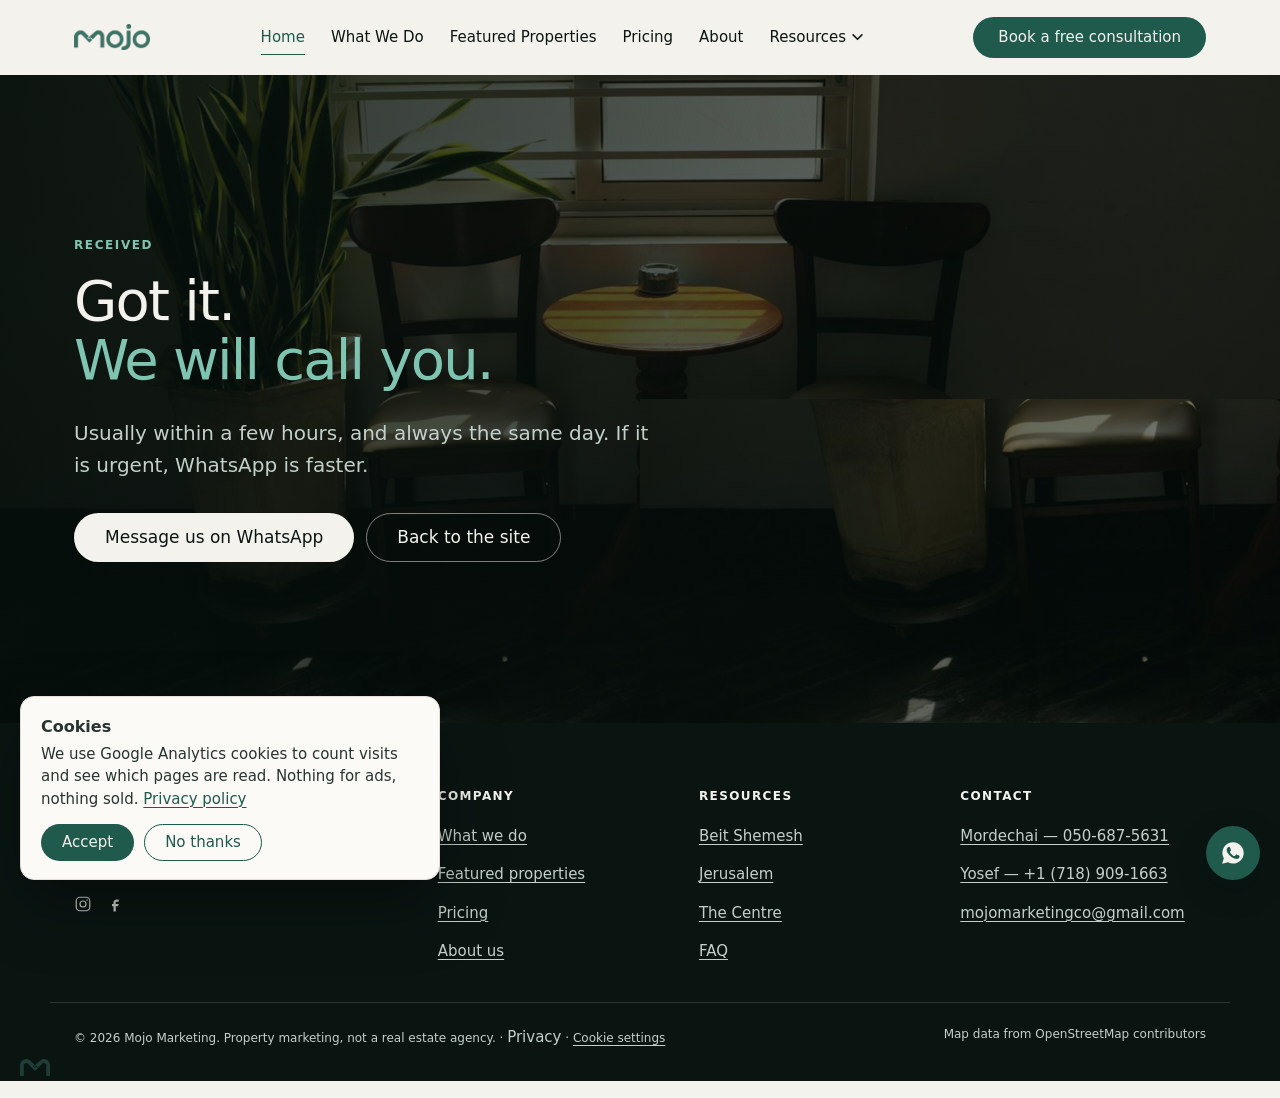
<file: thank-you.html>
<!doctype html>
<html lang="en" dir="ltr" class="no-js">
<head>
<meta charset="utf-8">
<meta name="viewport" content="width=device-width, initial-scale=1">
<meta http-equiv="Content-Security-Policy" content="default-src 'self'; base-uri 'self'; object-src 'none'; script-src 'self' 'unsafe-inline' https://www.googletagmanager.com; style-src 'self' 'unsafe-inline' https://api.fontshare.com; font-src 'self' data: https://api.fontshare.com https://cdn.fontshare.com; img-src 'self' data: https://*.googletagmanager.com https://*.google-analytics.com; media-src 'self'; connect-src 'self' https://*.google-analytics.com https://*.analytics.google.com https://*.googletagmanager.com https://api.web3forms.com; form-action 'self' https://api.web3forms.com; frame-src 'none'; upgrade-insecure-requests">
<meta name="referrer" content="strict-origin-when-cross-origin">
<!-- Google tag (gtag.js) -->
<script>
  /* Google Analytics loads only after the visitor accepts cookies (see the banner in js/site.js). */
  window.dataLayer = window.dataLayer || [];
  function gtag(){dataLayer.push(arguments);}
  window.mjLoadGA = function () {
    if (window.__mjGA) return; window.__mjGA = 1;
    var s = document.createElement('script'); s.async = true;
    s.src = 'https://www.googletagmanager.com/gtag/js?id=G-9Y913H0LKC';
    document.head.appendChild(s);
    gtag('js', new Date()); gtag('config', 'G-9Y913H0LKC');
  };
  try { if (localStorage.getItem('mj_consent') === 'yes') window.mjLoadGA(); } catch (e) {}
</script>

<title>Thank you — Mojo Marketing</title>
<meta name="description" content="Your consultation request has been received.">
<meta name="robots" content="noindex, follow">
<link rel="icon" href="assets/logo/monogram-teal.png">
<link rel="stylesheet" href="css/site.css?v=20261122a">
<script>document.documentElement.classList.remove('no-js');</script>
</head>
<body><header class="header" id="header">
  <div class="container header__in">
    <a href="/" class="header__logo" aria-label="Mojo Marketing, home">
      <img src="assets/logo/wordmark-teal.png" alt="Mojo Marketing" width="320" height="109">
    </a>
    <nav class="nav" id="nav">
      <a href="/" aria-current="page">Home</a>
      <a href="/services">What We Do</a>
      <a href="/featured">Featured Properties</a>
      <a href="/pricing">Pricing</a>
      <a href="/about">About</a>
      <div class="drop" id="drop">
        <button class="drop__btn" id="dropBtn" aria-expanded="false" aria-haspopup="true">Resources
          <svg width="11" height="7" viewBox="0 0 12 8" fill="none" stroke="currentColor" stroke-width="1.8"><path d="M1 1l5 5 5-5" stroke-linecap="round"/></svg>
        </button>
        <div class="drop__menu" role="menu">
          <span class="drop__sep">Communities</span>
          <a href="/communities/beit-shemesh" role="menuitem">Beit Shemesh</a>
          <a href="/communities/jerusalem" role="menuitem">Jerusalem</a>
          <a href="/communities/centre" role="menuitem">The Centre</a>
          <span class="drop__sep">Help</span>
          <a href="/faq" role="menuitem">FAQ</a>
        </div>
      </div>
      <a href="/#book" class="btn btn--primary nav__cta">Book a free consultation</a>
    </nav>
    <div class="header__actions">
      <a href="/#book" class="btn btn--primary" style="padding:12px 24px;font-size:15px">Book a free consultation</a>
      <button class="burger" id="burger" aria-label="Menu" aria-expanded="false" aria-controls="nav">
        <svg width="24" height="24" viewBox="0 0 24 24" fill="none" stroke="currentColor" stroke-width="1.6"><path d="M3 7h18M3 12h18M3 17h18" stroke-linecap="round"/></svg>
      </button>
    </div>
  </div>
</header>
<main class="band band--dark phero" style="min-height:72vh;display:flex;align-items:center">
  <img class="phero__img" src="assets/heroes/hero-thank-you.jpg" alt="" width="1920" height="1080" fetchpriority="high" decoding="async">
  <div class="hero__scrim" aria-hidden="true"></div>
  <div class="container" style="max-width:var(--container)">
    <span class="eyebrow">Received</span>
    <h1 class="tt"><span>Got it.</span><span>We will call you.</span></h1>
    <p class="lead">Usually within a few hours, and always the same day. If it is urgent, WhatsApp is faster.</p>
    <div class="btns mt-m"><a href="https://wa.me/972506875631" class="btn btn--onDark">Message us on WhatsApp</a><a href="/" class="btn btn--ghostDark">Back to the site</a></div>
  </div>
</main>
<footer class="footer">
  <div class="container footer__in">
    <div>
      <a href="/" class="footer__logo"><img src="assets/logo/wordmark-offwhite.png" alt="Mojo Marketing" width="320" height="109"></a>
      <p style="font-size:15px;max-width:30ch">Property marketing across Israel. Flat fees, never a percentage.</p>
      <div class="social">
        <a href="https://instagram.com/mojo_il" aria-label="Instagram"><svg viewBox="0 0 24 24" fill="none" stroke="currentColor" stroke-width="1.6"><rect x="3" y="3" width="18" height="18" rx="5"/><circle cx="12" cy="12" r="4"/><circle cx="17.5" cy="6.5" r="1" fill="currentColor" stroke="none"/></svg></a>
        <a href="https://facebook.com/people/Mojo-Marketing/61591232291703" aria-label="Facebook"><svg viewBox="0 0 24 24" fill="currentColor"><path d="M14 9h3V6h-3c-2.2 0-4 1.8-4 4v2H8v3h2v7h3v-7h3l1-3h-4v-2c0-.6.4-1 1-1z"/></svg></a>
      </div>
    </div>
    <div><h4>Company</h4><ul>
      <li><a href="/services">What we do</a></li>
      <li><a href="/featured">Featured properties</a></li>
      <li><a href="/pricing">Pricing</a></li>
      <li><a href="/about">About us</a></li>
    </ul></div>
    <div><h4>Resources</h4><ul>
      <li><a href="/communities/beit-shemesh">Beit Shemesh</a></li>
      <li><a href="/communities/jerusalem">Jerusalem</a></li>
      <li><a href="/communities/centre">The Centre</a></li>
      <li><a href="/faq">FAQ</a></li>
    </ul></div>
    <div><h4>Contact</h4><ul>
      <li><a href="https://wa.me/972506875631">Mordechai — 050-687-5631</a></li>
      <li><a href="tel:+17189091663">Yosef — +1 (718) 909-1663</a></li>
      <li><a href="mailto:mojomarketingco@gmail.com">mojomarketingco@gmail.com</a></li>
    </ul></div>
  </div>
  <div class="container footer__bottom">
    <span>© <span id="yr">2026</span> Mojo Marketing. Property marketing, not a real estate agency. &middot; <a href="/privacy">Privacy</a></span>
    <span>Map data from OpenStreetMap contributors</span>
  </div>
</footer>

<a class="wa" href="https://wa.me/972506875631" aria-label="Message us on WhatsApp"><svg viewBox="0 0 24 24" fill="currentColor"><path d="M12.04 2C6.6 2 2.2 6.4 2.2 11.84c0 1.74.46 3.43 1.32 4.92L2 22l5.37-1.4a9.8 9.8 0 004.67 1.19h.01c5.43 0 9.84-4.4 9.84-9.84C21.89 6.4 17.47 2 12.04 2zm5.75 14.05c-.24.68-1.2 1.25-1.96 1.41-.52.11-1.2.2-3.5-.75-2.94-1.22-4.83-4.2-4.98-4.4-.14-.2-1.19-1.58-1.19-3.02s.75-2.14 1.02-2.44c.27-.3.59-.37.78-.37l.56.01c.18 0 .42-.07.66.5.24.58.83 2.02.9 2.17.07.15.12.32.02.52-.1.2-.15.32-.3.5l-.44.51c-.15.15-.3.32-.13.62.17.3.75 1.24 1.62 2.01 1.11 1 2.05 1.3 2.34 1.45.3.15.47.13.64-.08.18-.2.75-.87.95-1.17.2-.3.4-.25.67-.15.27.1 1.7.8 1.99.95.3.15.49.22.56.35.07.12.07.72-.17 1.4z"/></svg></a>
<div class="stickybar" id="stickybar"><a href="/#book" class="btn btn--primary">Book a free consultation</a></div>
<div class="mscroll" id="mscroll" aria-hidden="true"><img src="assets/logo/monogram-teal.png" alt="" id="mimg"></div>
<script src="js/site.js?v=20261122a" defer></script>
</body></html>
</file>
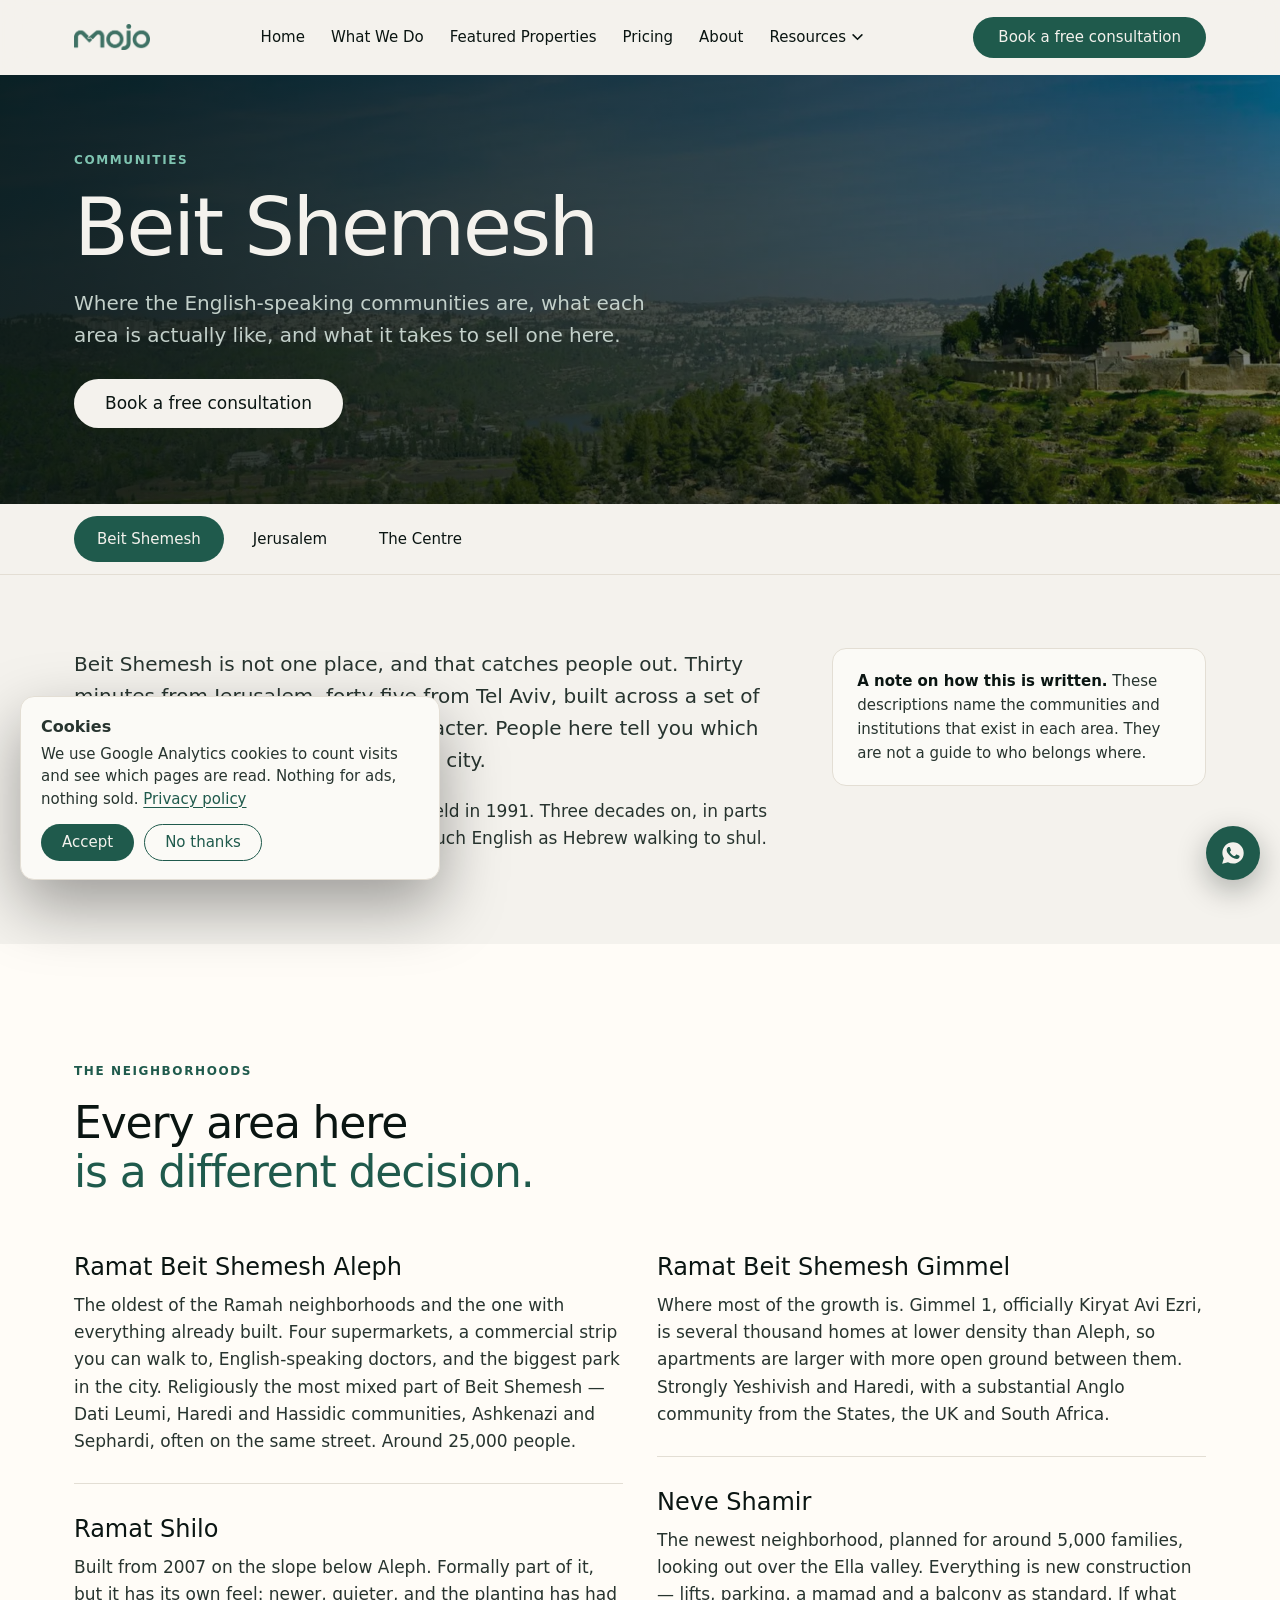
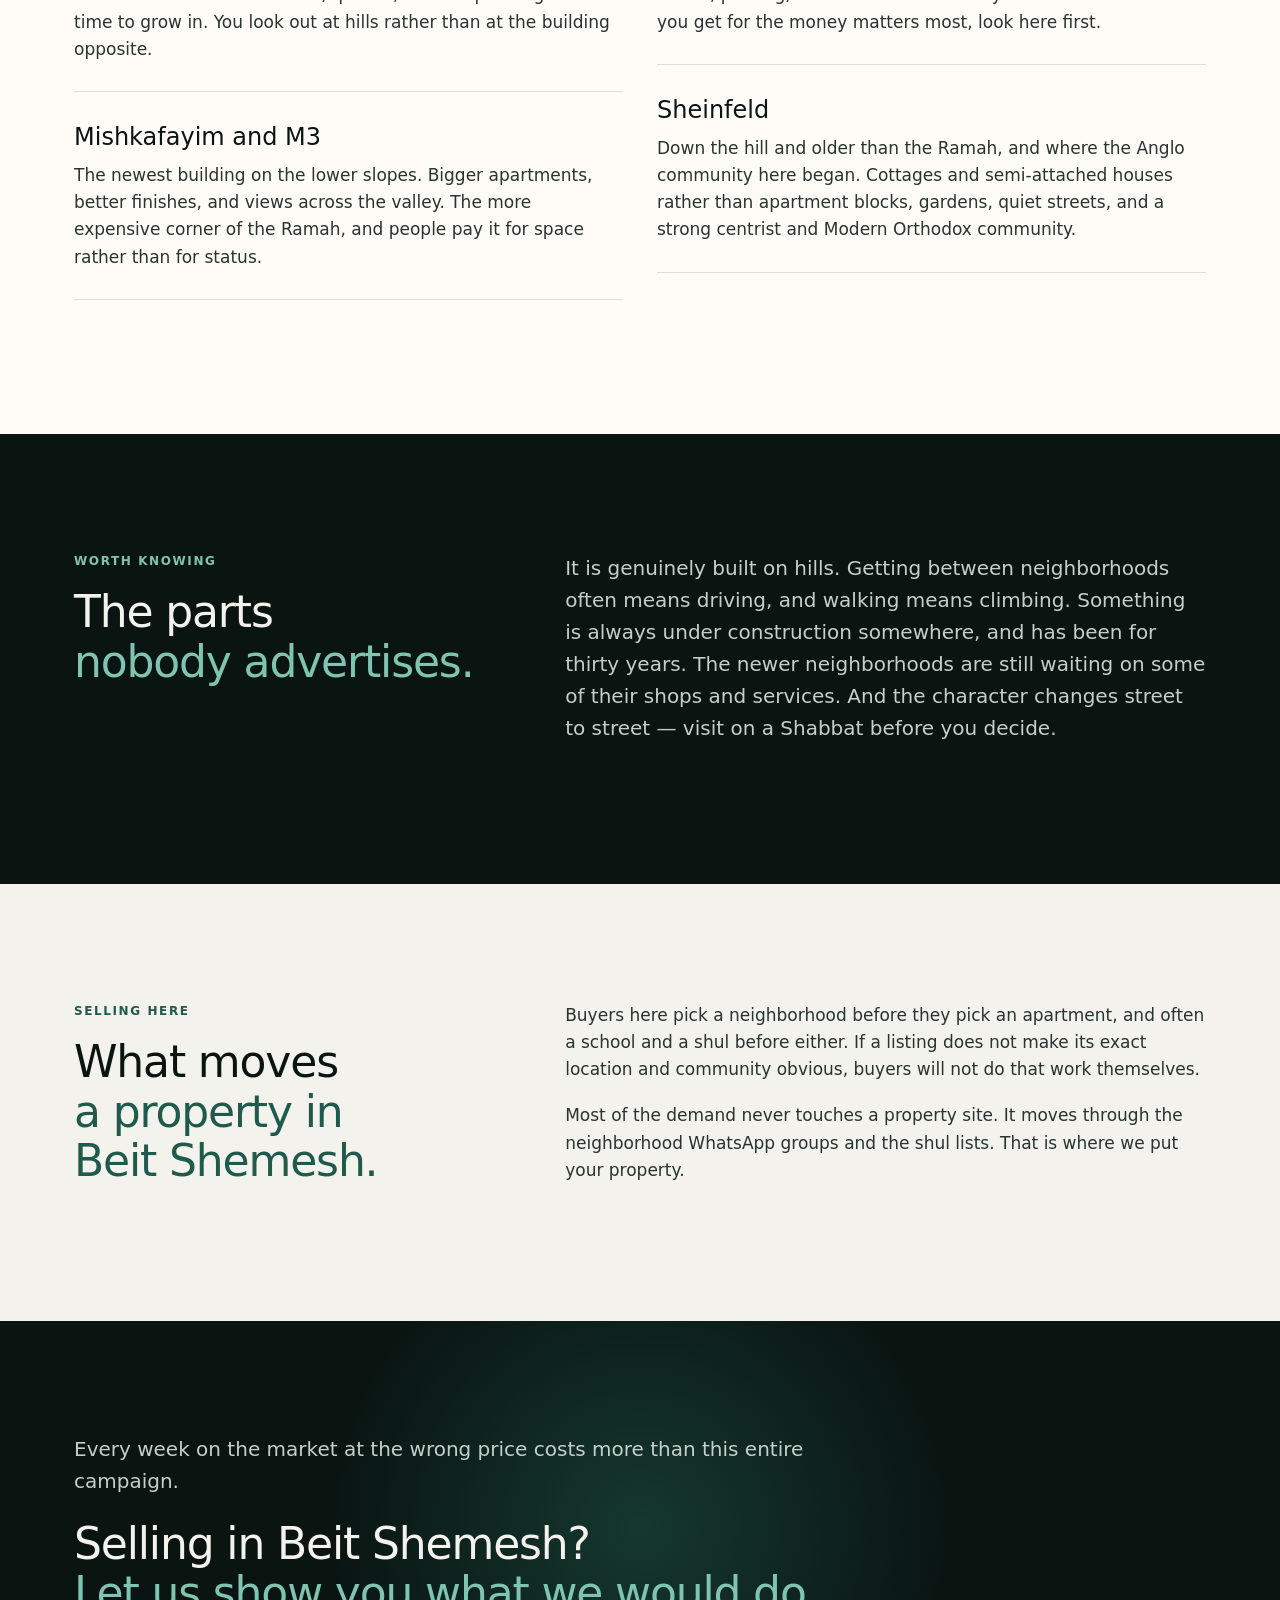
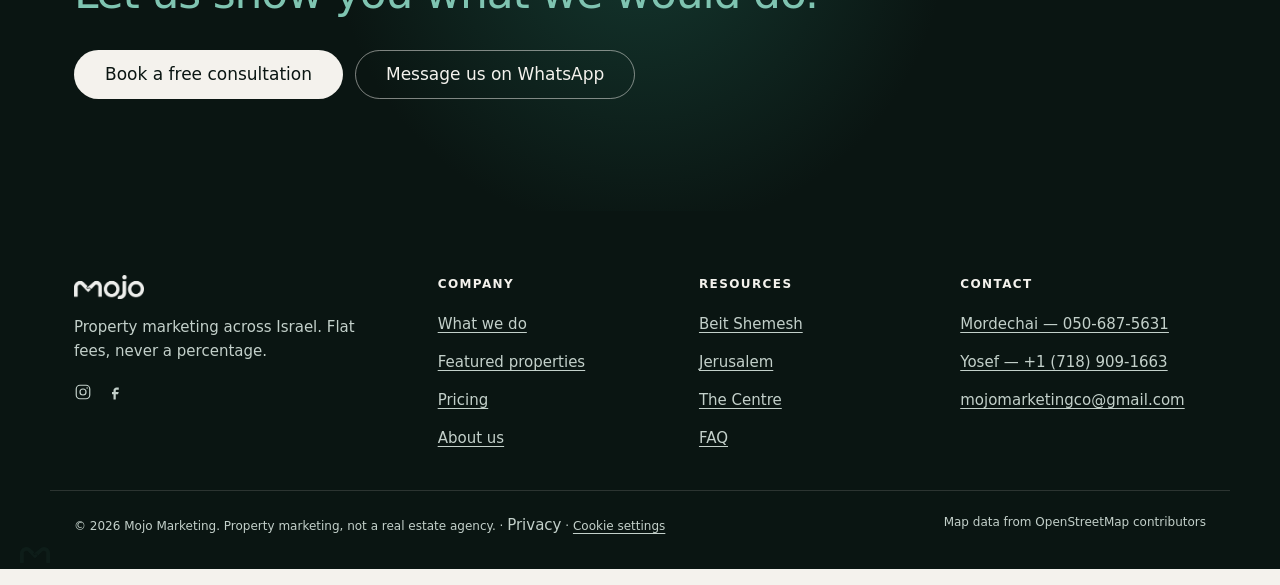
<file: communities/beit-shemesh.html>
<!doctype html>
<html lang="en" dir="ltr" class="no-js">
<head>
<meta charset="utf-8">
<meta name="viewport" content="width=device-width, initial-scale=1">
<meta http-equiv="Content-Security-Policy" content="default-src 'self'; base-uri 'self'; object-src 'none'; script-src 'self' 'unsafe-inline' https://www.googletagmanager.com; style-src 'self' 'unsafe-inline' https://api.fontshare.com; font-src 'self' data: https://api.fontshare.com https://cdn.fontshare.com; img-src 'self' data: https://*.googletagmanager.com https://*.google-analytics.com; media-src 'self'; connect-src 'self' https://*.google-analytics.com https://*.analytics.google.com https://*.googletagmanager.com https://api.web3forms.com; form-action 'self' https://api.web3forms.com; frame-src 'none'; upgrade-insecure-requests">
<meta name="referrer" content="strict-origin-when-cross-origin">
<!-- Google tag (gtag.js) -->
<script>
  /* Google Analytics loads only after the visitor accepts cookies (see the banner in js/site.js). */
  window.dataLayer = window.dataLayer || [];
  function gtag(){dataLayer.push(arguments);}
  window.mjLoadGA = function () {
    if (window.__mjGA) return; window.__mjGA = 1;
    var s = document.createElement('script'); s.async = true;
    s.src = 'https://www.googletagmanager.com/gtag/js?id=G-9Y913H0LKC';
    document.head.appendChild(s);
    gtag('js', new Date()); gtag('config', 'G-9Y913H0LKC');
  };
  try { if (localStorage.getItem('mj_consent') === 'yes') window.mjLoadGA(); } catch (e) {}
</script>

<title>Selling property in Beit Shemesh — Mojo Marketing</title>
<link rel="canonical" href="https://themojomarketing.com/communities/beit-shemesh">
<meta name="description" content="A guide to the Beit Shemesh neighborhoods English speakers actually live in, and what moves a property here.">
<meta property="og:type" content="website">
<meta property="og:site_name" content="Mojo Marketing">
<meta property="og:locale" content="en_US">
<meta property="og:url" content="https://themojomarketing.com/communities/beit-shemesh">
<meta property="og:title" content="Selling property in Beit Shemesh — Mojo Marketing">
<meta property="og:description" content="A guide to the Beit Shemesh neighborhoods English speakers actually live in, and what moves a property here.">
<meta property="og:image" content="https://themojomarketing.com/assets/hero-poster.jpg">
<meta property="og:image:width" content="1920">
<meta property="og:image:height" content="1080">
<meta property="og:image:alt" content="Mojo Marketing &mdash; property marketing across Israel">
<meta name="twitter:card" content="summary_large_image">
<meta name="twitter:title" content="Selling property in Beit Shemesh — Mojo Marketing">
<meta name="twitter:description" content="A guide to the Beit Shemesh neighborhoods English speakers actually live in, and what moves a property here.">
<meta name="twitter:image" content="https://themojomarketing.com/assets/hero-poster.jpg">
<link rel="icon" href="../assets/logo/monogram-teal.png">
<link rel="stylesheet" href="../css/site.css?v=20261122a">
<script>document.documentElement.classList.remove('no-js');</script>
</head>
<body><header class="header" id="header">
  <div class="container header__in">
    <a href="/" class="header__logo" aria-label="Mojo Marketing, home">
      <img src="../assets/logo/wordmark-teal.png" alt="Mojo Marketing" width="320" height="109">
    </a>
    <nav class="nav" id="nav">
      <a href="/">Home</a>
      <a href="/services">What We Do</a>
      <a href="/featured">Featured Properties</a>
      <a href="/pricing">Pricing</a>
      <a href="/about">About</a>
      <div class="drop" id="drop">
        <button class="drop__btn" id="dropBtn" aria-expanded="false" aria-haspopup="true">Resources
          <svg width="11" height="7" viewBox="0 0 12 8" fill="none" stroke="currentColor" stroke-width="1.8"><path d="M1 1l5 5 5-5" stroke-linecap="round"/></svg>
        </button>
        <div class="drop__menu" role="menu">
          <span class="drop__sep">Communities</span>
          <a href="/communities/beit-shemesh" role="menuitem">Beit Shemesh</a>
          <a href="/communities/jerusalem" role="menuitem">Jerusalem</a>
          <a href="/communities/centre" role="menuitem">The Centre</a>
          <span class="drop__sep">Help</span>
          <a href="/faq" role="menuitem">FAQ</a>
        </div>
      </div>
      <a href="/#book" class="btn btn--primary nav__cta">Book a free consultation</a>
    </nav>
    <div class="header__actions">
      <a href="/#book" class="btn btn--primary" style="padding:12px 24px;font-size:15px">Book a free consultation</a>
      <button class="burger" id="burger" aria-label="Menu" aria-expanded="false" aria-controls="nav">
        <svg width="24" height="24" viewBox="0 0 24 24" fill="none" stroke="currentColor" stroke-width="1.6"><path d="M3 7h18M3 12h18M3 17h18" stroke-linecap="round"/></svg>
      </button>
    </div>
  </div>
</header>
<main>
  <section class="chero">
    <div class="chero__map" aria-hidden="true"><img class="chero__img" src="../assets/heroes/hero-beit-shemesh.jpg" alt="" width="1920" height="1080" fetchpriority="high" decoding="async"></div>
    <div class="hero__scrim" aria-hidden="true"></div>
    <div class="container chero__in">
      <div class="chero__text">
        <span class="eyebrow">Communities</span>
        <h1 class="display chero__title">Beit Shemesh</h1>
        <p class="chero__sub">Where the English-speaking communities are, what each area is actually like, and what it takes to sell one here.</p>
        <div class="btns"><a href="/#book" class="btn btn--onDark">Book a free consultation</a></div>
      </div>
      <div class="chero__loc"><svg class="loc" viewBox="0 0 274.0 830.7" role="img" aria-label="Where Beit Shemesh sits in Israel">
      <path class="loc__land" d="M161.1 69.3 L155.8 105.0 L141.5 123.9 L125.3 151.2 L120.0 193.2 L111.0 228.9 L103.9 281.4 L89.5 319.2 L75.2 350.7 L62.7 382.2 L48.3 403.2 L26.9 424.2 L9.0 445.2 L17.9 470.4 L44.8 508.2 L89.5 592.2 L116.4 686.7 L128.9 760.2 L134.3 812.7 L152.2 789.6 L179.1 676.2 L205.9 550.2 L223.8 455.7 L227.4 403.2 L236.4 350.7 L241.7 277.2 L245.3 214.2 L254.3 151.2 L250.7 119.7 L256.0 77.7 L247.1 29.4 L223.8 35.7 L197.0 67.2 Z"/>
      <g class="loc__cities"><g class="loc__city"><circle cx="141.5" cy="126.0" r="4"/><text x="152.5" y="132.0">Haifa</text></g><g class="loc__city"><circle cx="103.9" cy="281.4" r="4"/><text x="114.9" y="287.4">Tel Aviv</text></g><g class="loc__city"><circle cx="182.6" cy="344.4" r="4"/><text x="193.6" y="350.4">Jerusalem</text></g><g class="loc__city"><circle cx="105.6" cy="455.7" r="4"/><text x="116.6" y="461.7">Be’er Sheva</text></g><g class="loc__city"><circle cx="134.3" cy="812.7" r="4"/><text x="145.3" y="818.7">Eilat</text></g></g>
      <g class="loc__pin is-on"><circle class="loc__halo" cx="141.5" cy="350.7" r="26"/><circle class="loc__core" cx="141.5" cy="350.7" r="9"/></g><g class="loc__pin"><circle class="loc__halo" cx="182.6" cy="344.4" r="26"/><circle class="loc__core" cx="182.6" cy="344.4" r="9"/></g><g class="loc__pin"><circle class="loc__halo" cx="112.8" cy="273.0" r="26"/><circle class="loc__core" cx="112.8" cy="273.0" r="9"/></g>
      <g class="loc__lab"><line x1="153.5" y1="350.7" x2="187.5" y2="350.7"/><text x="194.5" y="358.7">Beit Shemesh</text></g>
    </svg></div>
    </div>
  </section>

  <div class="cswitch"><div class="container cswitch__in"><a href="/communities/beit-shemesh" class="cswitch__a is-on" aria-current="page">Beit Shemesh</a><a href="/communities/jerusalem" class="cswitch__a">Jerusalem</a><a href="/communities/centre" class="cswitch__a">The Centre</a></div></div>

  <section class="band section--tight section">
    <div class="container"><div class="split-6535">
      <div class="rv"><p class="lead">Beit Shemesh is not one place, and that catches people out. Thirty minutes from Jerusalem, forty-five from Tel Aviv, built across a set of hills, and every hill has its own character. People here tell you which neighborhood they live in, not which city.</p><p>English speakers started arriving in Sheinfeld in 1991. Three decades on, in parts of Ramat Beit Shemesh you will hear as much English as Hebrew walking to shul.</p></div>
      <div class="rv"><div class="note"><p class="small" style="margin:0"><strong style="font-weight:600;color:var(--ink)">A note on how this is written.</strong> These descriptions name the communities and institutions that exist in each area. They are not a guide to who belongs where.</p></div></div>
    </div></div>
  </section>

  <section class="band band--paper section">
    <div class="container">
      <div class="shead rv"><span class="eyebrow">The neighborhoods</span><h2 class="tt"><span>Every area here</span><span>is a different decision.</span></h2></div>
      <div class="ncards"><article class="ncard rv"><h3>Ramat Beit Shemesh Aleph</h3><p>The oldest of the Ramah neighborhoods and the one with everything already built. Four supermarkets, a commercial strip you can walk to, English-speaking doctors, and the biggest park in the city. Religiously the most mixed part of Beit Shemesh — Dati Leumi, Haredi and Hassidic communities, Ashkenazi and Sephardi, often on the same street. Around 25,000 people.</p></article><article class="ncard rv"><h3>Ramat Shilo</h3><p>Built from 2007 on the slope below Aleph. Formally part of it, but it has its own feel: newer, quieter, and the planting has had time to grow in. You look out at hills rather than at the building opposite.</p></article><article class="ncard rv"><h3>Mishkafayim and M3</h3><p>The newest building on the lower slopes. Bigger apartments, better finishes, and views across the valley. The more expensive corner of the Ramah, and people pay it for space rather than for status.</p></article><article class="ncard rv"><h3>Ramat Beit Shemesh Gimmel</h3><p>Where most of the growth is. Gimmel 1, officially Kiryat Avi Ezri, is several thousand homes at lower density than Aleph, so apartments are larger with more open ground between them. Strongly Yeshivish and Haredi, with a substantial Anglo community from the States, the UK and South Africa.</p></article><article class="ncard rv"><h3>Neve Shamir</h3><p>The newest neighborhood, planned for around 5,000 families, looking out over the Ella valley. Everything is new construction — lifts, parking, a mamad and a balcony as standard. If what you get for the money matters most, look here first.</p></article><article class="ncard rv"><h3>Sheinfeld</h3><p>Down the hill and older than the Ramah, and where the Anglo community here began. Cottages and semi-attached houses rather than apartment blocks, gardens, quiet streets, and a strong centrist and Modern Orthodox community.</p></article></div>
    </div>
  </section>

  <section class="band band--dark section">
    <div class="container"><div class="split-4060">
      <div class="shead rv" style="margin-bottom:0"><span class="eyebrow">Worth knowing</span><h2 class="tt"><span>The parts</span><span>nobody advertises.</span></h2></div>
      <div class="rv"><p class="lead">It is genuinely built on hills. Getting between neighborhoods often means driving, and walking means climbing. Something is always under construction somewhere, and has been for thirty years. The newer neighborhoods are still waiting on some of their shops and services. And the character changes street to street — visit on a Shabbat before you decide.</p></div>
    </div></div>
  </section>

  <section class="band section">
    <div class="container"><div class="split-4060">
      <div class="shead rv" style="margin-bottom:0"><span class="eyebrow">Selling here</span><h2 class="tt"><span>What moves</span><span>a property in Beit Shemesh.</span></h2></div>
      <div class="rv"><p>Buyers here pick a neighborhood before they pick an apartment, and often a school and a shul before either. If a listing does not make its exact location and community obvious, buyers will not do that work themselves.</p><p>Most of the demand never touches a property site. It moves through the neighborhood WhatsApp groups and the shul lists. That is where we put your property.</p></div>
    </div></div>
  </section>
</main>
<section class="band band--dark closing">
  <div class="closing__spot" id="spot" aria-hidden="true"></div>
  <div class="container">
    <div class="closing__in rv">
      <p class="cost">Every week on the market at the wrong price costs more than this entire campaign.</p>
      <h2 class="tt"><span>Selling in Beit Shemesh?</span><span class="teal">Let us show you what we would do.</span></h2>
      <div class="btns mt-m">
        <a href="/#book" class="btn btn--onDark">Book a free consultation</a>
        <a href="https://wa.me/972506875631" class="btn btn--ghostDark">Message us on WhatsApp</a>
      </div>
    </div>
  </div>
</section><footer class="footer">
  <div class="container footer__in">
    <div>
      <a href="/" class="footer__logo"><img src="../assets/logo/wordmark-offwhite.png" alt="Mojo Marketing" width="320" height="109"></a>
      <p style="font-size:15px;max-width:30ch">Property marketing across Israel. Flat fees, never a percentage.</p>
      <div class="social">
        <a href="https://instagram.com/mojo_il" aria-label="Instagram"><svg viewBox="0 0 24 24" fill="none" stroke="currentColor" stroke-width="1.6"><rect x="3" y="3" width="18" height="18" rx="5"/><circle cx="12" cy="12" r="4"/><circle cx="17.5" cy="6.5" r="1" fill="currentColor" stroke="none"/></svg></a>
        <a href="https://facebook.com/people/Mojo-Marketing/61591232291703" aria-label="Facebook"><svg viewBox="0 0 24 24" fill="currentColor"><path d="M14 9h3V6h-3c-2.2 0-4 1.8-4 4v2H8v3h2v7h3v-7h3l1-3h-4v-2c0-.6.4-1 1-1z"/></svg></a>
      </div>
    </div>
    <div><h4>Company</h4><ul>
      <li><a href="/services">What we do</a></li>
      <li><a href="/featured">Featured properties</a></li>
      <li><a href="/pricing">Pricing</a></li>
      <li><a href="/about">About us</a></li>
    </ul></div>
    <div><h4>Resources</h4><ul>
      <li><a href="/communities/beit-shemesh">Beit Shemesh</a></li>
      <li><a href="/communities/jerusalem">Jerusalem</a></li>
      <li><a href="/communities/centre">The Centre</a></li>
      <li><a href="/faq">FAQ</a></li>
    </ul></div>
    <div><h4>Contact</h4><ul>
      <li><a href="https://wa.me/972506875631">Mordechai — 050-687-5631</a></li>
      <li><a href="tel:+17189091663">Yosef — +1 (718) 909-1663</a></li>
      <li><a href="mailto:mojomarketingco@gmail.com">mojomarketingco@gmail.com</a></li>
    </ul></div>
  </div>
  <div class="container footer__bottom">
    <span>© <span id="yr">2026</span> Mojo Marketing. Property marketing, not a real estate agency. &middot; <a href="/privacy">Privacy</a></span>
    <span>Map data from OpenStreetMap contributors</span>
  </div>
</footer>

<a class="wa" href="https://wa.me/972506875631" aria-label="Message us on WhatsApp"><svg viewBox="0 0 24 24" fill="currentColor"><path d="M12.04 2C6.6 2 2.2 6.4 2.2 11.84c0 1.74.46 3.43 1.32 4.92L2 22l5.37-1.4a9.8 9.8 0 004.67 1.19h.01c5.43 0 9.84-4.4 9.84-9.84C21.89 6.4 17.47 2 12.04 2zm5.75 14.05c-.24.68-1.2 1.25-1.96 1.41-.52.11-1.2.2-3.5-.75-2.94-1.22-4.83-4.2-4.98-4.4-.14-.2-1.19-1.58-1.19-3.02s.75-2.14 1.02-2.44c.27-.3.59-.37.78-.37l.56.01c.18 0 .42-.07.66.5.24.58.83 2.02.9 2.17.07.15.12.32.02.52-.1.2-.15.32-.3.5l-.44.51c-.15.15-.3.32-.13.62.17.3.75 1.24 1.62 2.01 1.11 1 2.05 1.3 2.34 1.45.3.15.47.13.64-.08.18-.2.75-.87.95-1.17.2-.3.4-.25.67-.15.27.1 1.7.8 1.99.95.3.15.49.22.56.35.07.12.07.72-.17 1.4z"/></svg></a>
<div class="stickybar" id="stickybar"><a href="/#book" class="btn btn--primary">Book a free consultation</a></div>
<div class="mscroll" id="mscroll" aria-hidden="true"><img class="mscroll__bg" src="../assets/logo/monogram-teal.png" alt=""><span class="mscroll__fill" id="mfill"><img src="../assets/logo/monogram-teal.png" alt=""></span></div>
<script src="../js/site.js?v=20261122a" defer></script>
</body></html>
</file>
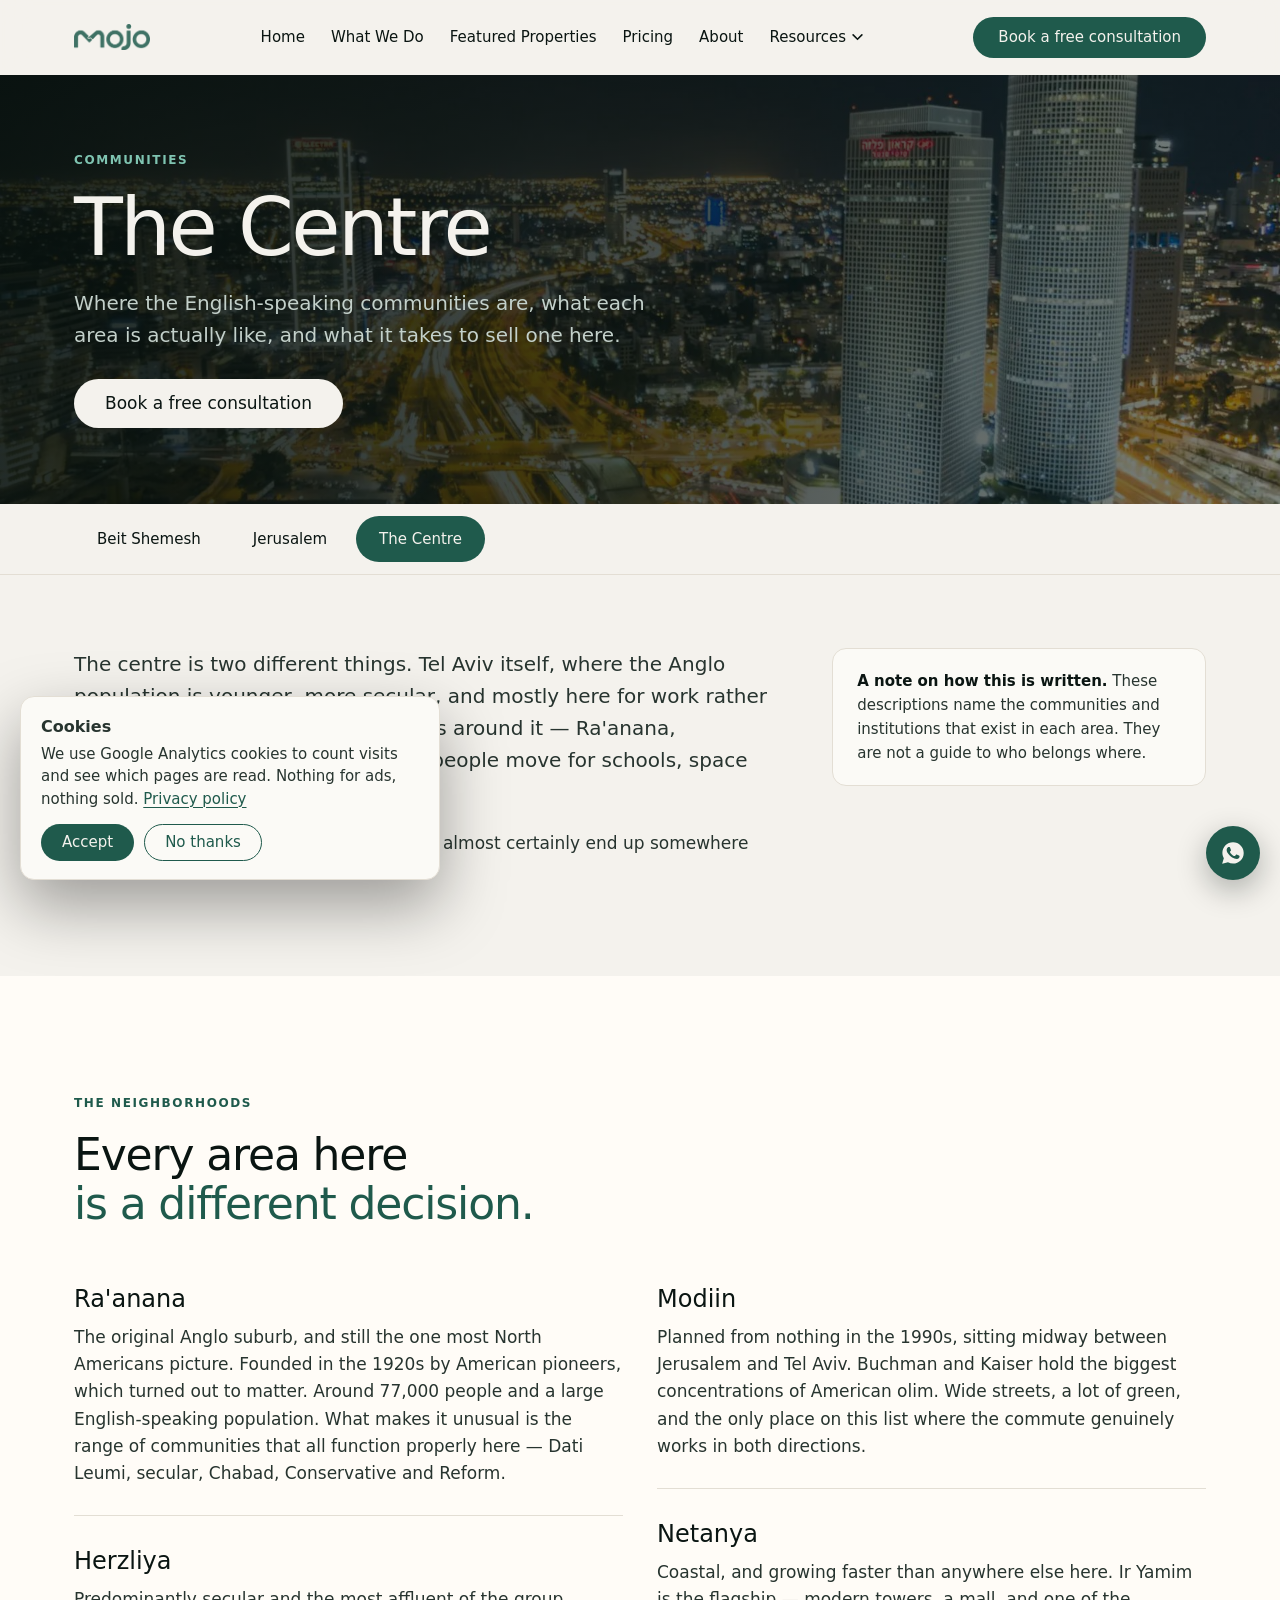
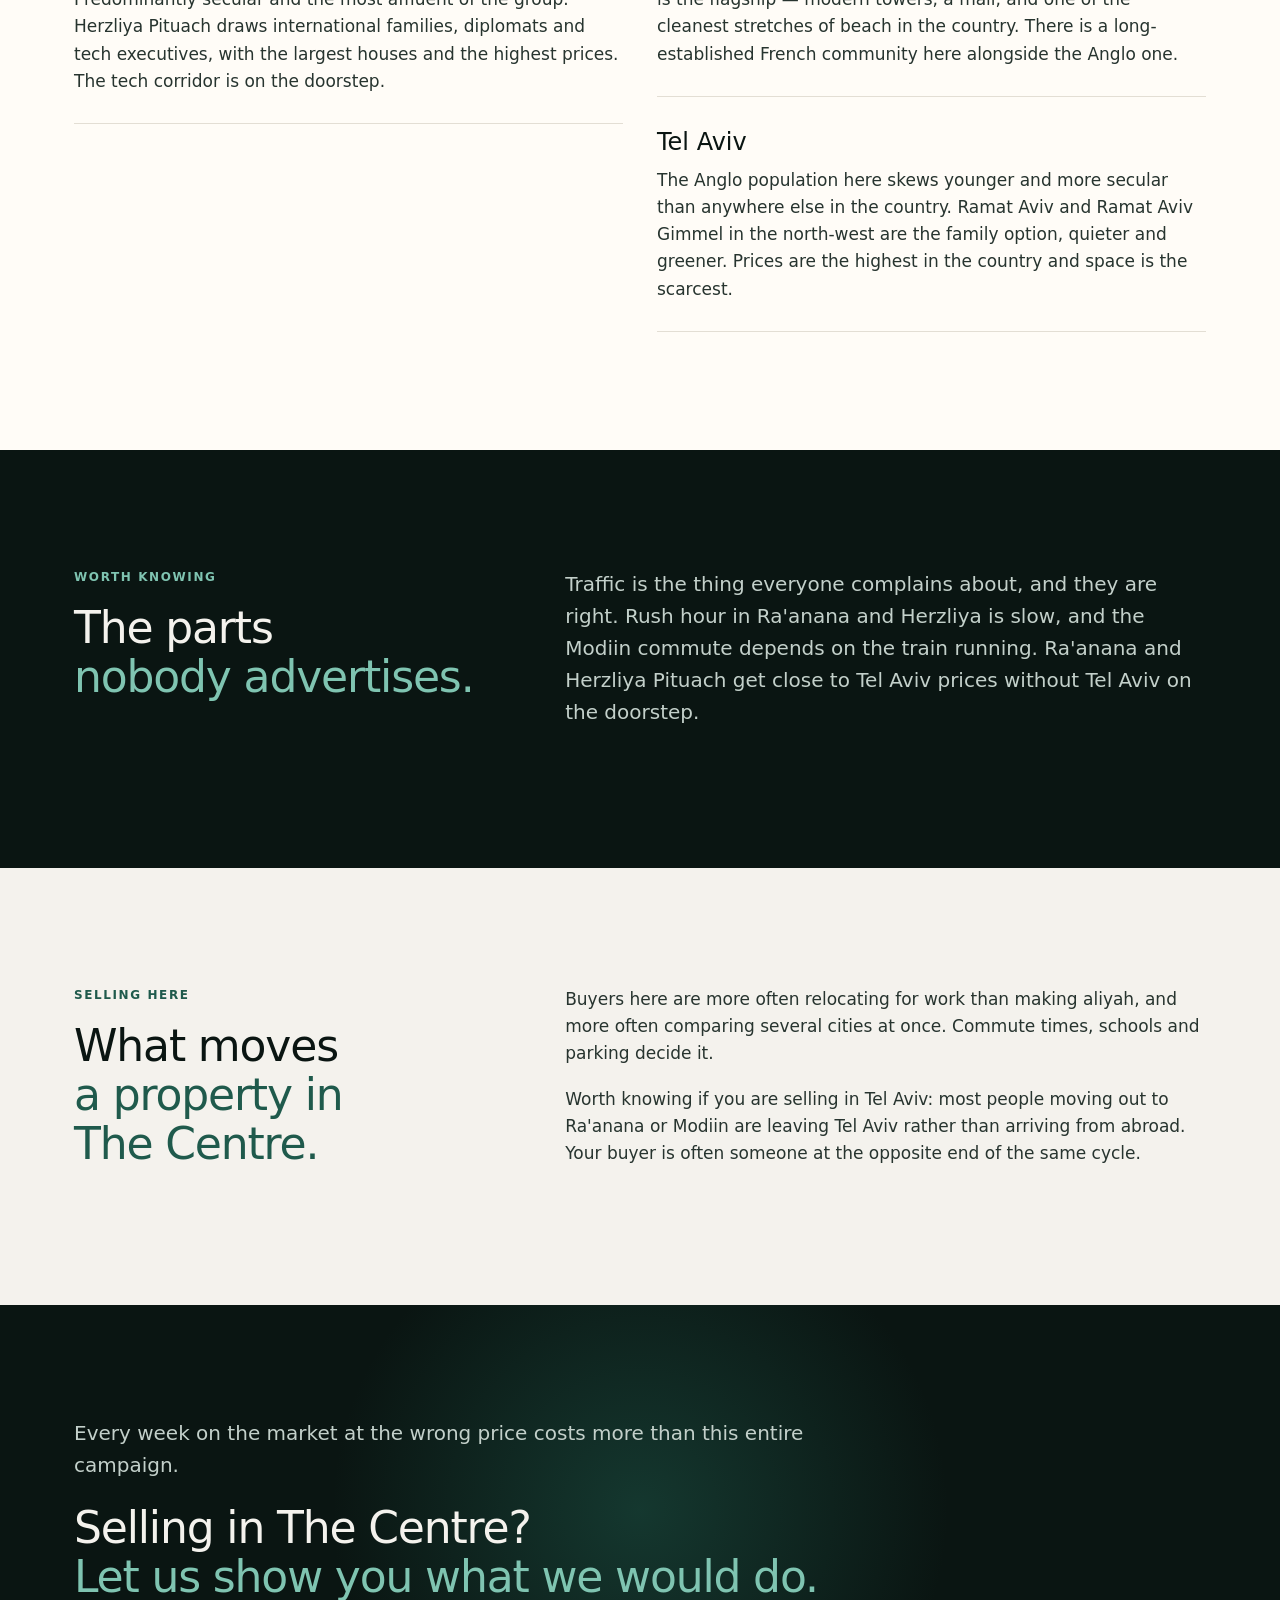
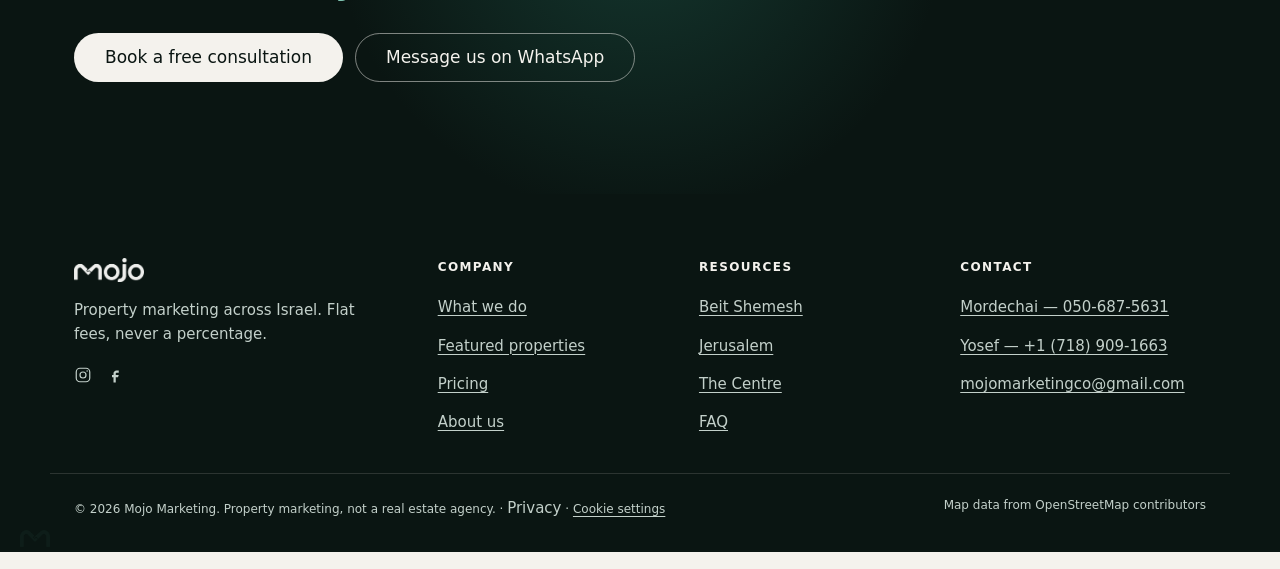
<file: communities/centre.html>
<!doctype html>
<html lang="en" dir="ltr" class="no-js">
<head>
<meta charset="utf-8">
<meta name="viewport" content="width=device-width, initial-scale=1">
<meta http-equiv="Content-Security-Policy" content="default-src 'self'; base-uri 'self'; object-src 'none'; script-src 'self' 'unsafe-inline' https://www.googletagmanager.com; style-src 'self' 'unsafe-inline' https://api.fontshare.com; font-src 'self' data: https://api.fontshare.com https://cdn.fontshare.com; img-src 'self' data: https://*.googletagmanager.com https://*.google-analytics.com; media-src 'self'; connect-src 'self' https://*.google-analytics.com https://*.analytics.google.com https://*.googletagmanager.com https://api.web3forms.com; form-action 'self' https://api.web3forms.com; frame-src 'none'; upgrade-insecure-requests">
<meta name="referrer" content="strict-origin-when-cross-origin">
<!-- Google tag (gtag.js) -->
<script>
  /* Google Analytics loads only after the visitor accepts cookies (see the banner in js/site.js). */
  window.dataLayer = window.dataLayer || [];
  function gtag(){dataLayer.push(arguments);}
  window.mjLoadGA = function () {
    if (window.__mjGA) return; window.__mjGA = 1;
    var s = document.createElement('script'); s.async = true;
    s.src = 'https://www.googletagmanager.com/gtag/js?id=G-9Y913H0LKC';
    document.head.appendChild(s);
    gtag('js', new Date()); gtag('config', 'G-9Y913H0LKC');
  };
  try { if (localStorage.getItem('mj_consent') === 'yes') window.mjLoadGA(); } catch (e) {}
</script>

<title>Selling property in The Centre — Mojo Marketing</title>
<link rel="canonical" href="https://themojomarketing.com/communities/centre">
<meta name="description" content="A guide to the neighborhoods in the Centre where English speakers actually live, and what moves a property here.">
<meta property="og:type" content="website">
<meta property="og:site_name" content="Mojo Marketing">
<meta property="og:locale" content="en_US">
<meta property="og:url" content="https://themojomarketing.com/communities/centre">
<meta property="og:title" content="Selling property in The Centre — Mojo Marketing">
<meta property="og:description" content="A guide to the neighborhoods in the Centre where English speakers actually live, and what moves a property here.">
<meta property="og:image" content="https://themojomarketing.com/assets/hero-poster.jpg">
<meta property="og:image:width" content="1920">
<meta property="og:image:height" content="1080">
<meta property="og:image:alt" content="Mojo Marketing &mdash; property marketing across Israel">
<meta name="twitter:card" content="summary_large_image">
<meta name="twitter:title" content="Selling property in The Centre — Mojo Marketing">
<meta name="twitter:description" content="A guide to the neighborhoods in the Centre where English speakers actually live, and what moves a property here.">
<meta name="twitter:image" content="https://themojomarketing.com/assets/hero-poster.jpg">
<link rel="icon" href="../assets/logo/monogram-teal.png">
<link rel="stylesheet" href="../css/site.css?v=20261122a">
<script>document.documentElement.classList.remove('no-js');</script>
</head>
<body><header class="header" id="header">
  <div class="container header__in">
    <a href="/" class="header__logo" aria-label="Mojo Marketing, home">
      <img src="../assets/logo/wordmark-teal.png" alt="Mojo Marketing" width="320" height="109">
    </a>
    <nav class="nav" id="nav">
      <a href="/">Home</a>
      <a href="/services">What We Do</a>
      <a href="/featured">Featured Properties</a>
      <a href="/pricing">Pricing</a>
      <a href="/about">About</a>
      <div class="drop" id="drop">
        <button class="drop__btn" id="dropBtn" aria-expanded="false" aria-haspopup="true">Resources
          <svg width="11" height="7" viewBox="0 0 12 8" fill="none" stroke="currentColor" stroke-width="1.8"><path d="M1 1l5 5 5-5" stroke-linecap="round"/></svg>
        </button>
        <div class="drop__menu" role="menu">
          <span class="drop__sep">Communities</span>
          <a href="/communities/beit-shemesh" role="menuitem">Beit Shemesh</a>
          <a href="/communities/jerusalem" role="menuitem">Jerusalem</a>
          <a href="/communities/centre" role="menuitem">The Centre</a>
          <span class="drop__sep">Help</span>
          <a href="/faq" role="menuitem">FAQ</a>
        </div>
      </div>
      <a href="/#book" class="btn btn--primary nav__cta">Book a free consultation</a>
    </nav>
    <div class="header__actions">
      <a href="/#book" class="btn btn--primary" style="padding:12px 24px;font-size:15px">Book a free consultation</a>
      <button class="burger" id="burger" aria-label="Menu" aria-expanded="false" aria-controls="nav">
        <svg width="24" height="24" viewBox="0 0 24 24" fill="none" stroke="currentColor" stroke-width="1.6"><path d="M3 7h18M3 12h18M3 17h18" stroke-linecap="round"/></svg>
      </button>
    </div>
  </div>
</header>
<main>
  <section class="chero">
    <div class="chero__map" aria-hidden="true"><img class="chero__img" src="../assets/heroes/hero-centre.jpg" alt="" width="1920" height="1080" fetchpriority="high" decoding="async"></div>
    <div class="hero__scrim" aria-hidden="true"></div>
    <div class="container chero__in">
      <div class="chero__text">
        <span class="eyebrow">Communities</span>
        <h1 class="display chero__title">The Centre</h1>
        <p class="chero__sub">Where the English-speaking communities are, what each area is actually like, and what it takes to sell one here.</p>
        <div class="btns"><a href="/#book" class="btn btn--onDark">Book a free consultation</a></div>
      </div>
      <div class="chero__loc"><svg class="loc" viewBox="0 0 274.0 830.7" role="img" aria-label="Where The Centre sits in Israel">
      <path class="loc__land" d="M161.1 69.3 L155.8 105.0 L141.5 123.9 L125.3 151.2 L120.0 193.2 L111.0 228.9 L103.9 281.4 L89.5 319.2 L75.2 350.7 L62.7 382.2 L48.3 403.2 L26.9 424.2 L9.0 445.2 L17.9 470.4 L44.8 508.2 L89.5 592.2 L116.4 686.7 L128.9 760.2 L134.3 812.7 L152.2 789.6 L179.1 676.2 L205.9 550.2 L223.8 455.7 L227.4 403.2 L236.4 350.7 L241.7 277.2 L245.3 214.2 L254.3 151.2 L250.7 119.7 L256.0 77.7 L247.1 29.4 L223.8 35.7 L197.0 67.2 Z"/>
      <g class="loc__cities"><g class="loc__city"><circle cx="141.5" cy="126.0" r="4"/><text x="152.5" y="132.0">Haifa</text></g><g class="loc__city"><circle cx="103.9" cy="281.4" r="4"/><text x="114.9" y="287.4">Tel Aviv</text></g><g class="loc__city"><circle cx="182.6" cy="344.4" r="4"/><text x="193.6" y="350.4">Jerusalem</text></g><g class="loc__city"><circle cx="105.6" cy="455.7" r="4"/><text x="116.6" y="461.7">Be’er Sheva</text></g><g class="loc__city"><circle cx="134.3" cy="812.7" r="4"/><text x="145.3" y="818.7">Eilat</text></g></g>
      <g class="loc__pin"><circle class="loc__halo" cx="141.5" cy="350.7" r="26"/><circle class="loc__core" cx="141.5" cy="350.7" r="9"/></g><g class="loc__pin"><circle class="loc__halo" cx="182.6" cy="344.4" r="26"/><circle class="loc__core" cx="182.6" cy="344.4" r="9"/></g><g class="loc__pin is-on"><circle class="loc__halo" cx="112.8" cy="273.0" r="26"/><circle class="loc__core" cx="112.8" cy="273.0" r="9"/></g>
      <g class="loc__lab"><line x1="124.8" y1="273.0" x2="158.8" y2="273.0"/><text x="165.8" y="281.0">The Centre</text></g>
    </svg></div>
    </div>
  </section>

  <div class="cswitch"><div class="container cswitch__in"><a href="/communities/beit-shemesh" class="cswitch__a">Beit Shemesh</a><a href="/communities/jerusalem" class="cswitch__a">Jerusalem</a><a href="/communities/centre" class="cswitch__a is-on" aria-current="page">The Centre</a></div></div>

  <section class="band section--tight section">
    <div class="container"><div class="split-6535">
      <div class="rv"><p class="lead">The centre is two different things. Tel Aviv itself, where the Anglo population is younger, more secular, and mostly here for work rather than for community. And the suburbs around it — Ra&#x27;anana, Herzliya, Modiin, Netanya — where people move for schools, space and a commute that works.</p><p>If you are coming for a job in tech, you will almost certainly end up somewhere on this page.</p></div>
      <div class="rv"><div class="note"><p class="small" style="margin:0"><strong style="font-weight:600;color:var(--ink)">A note on how this is written.</strong> These descriptions name the communities and institutions that exist in each area. They are not a guide to who belongs where.</p></div></div>
    </div></div>
  </section>

  <section class="band band--paper section">
    <div class="container">
      <div class="shead rv"><span class="eyebrow">The neighborhoods</span><h2 class="tt"><span>Every area here</span><span>is a different decision.</span></h2></div>
      <div class="ncards"><article class="ncard rv"><h3>Ra&#x27;anana</h3><p>The original Anglo suburb, and still the one most North Americans picture. Founded in the 1920s by American pioneers, which turned out to matter. Around 77,000 people and a large English-speaking population. What makes it unusual is the range of communities that all function properly here — Dati Leumi, secular, Chabad, Conservative and Reform.</p></article><article class="ncard rv"><h3>Herzliya</h3><p>Predominantly secular and the most affluent of the group. Herzliya Pituach draws international families, diplomats and tech executives, with the largest houses and the highest prices. The tech corridor is on the doorstep.</p></article><article class="ncard rv"><h3>Modiin</h3><p>Planned from nothing in the 1990s, sitting midway between Jerusalem and Tel Aviv. Buchman and Kaiser hold the biggest concentrations of American olim. Wide streets, a lot of green, and the only place on this list where the commute genuinely works in both directions.</p></article><article class="ncard rv"><h3>Netanya</h3><p>Coastal, and growing faster than anywhere else here. Ir Yamim is the flagship — modern towers, a mall, and one of the cleanest stretches of beach in the country. There is a long-established French community here alongside the Anglo one.</p></article><article class="ncard rv"><h3>Tel Aviv</h3><p>The Anglo population here skews younger and more secular than anywhere else in the country. Ramat Aviv and Ramat Aviv Gimmel in the north-west are the family option, quieter and greener. Prices are the highest in the country and space is the scarcest.</p></article></div>
    </div>
  </section>

  <section class="band band--dark section">
    <div class="container"><div class="split-4060">
      <div class="shead rv" style="margin-bottom:0"><span class="eyebrow">Worth knowing</span><h2 class="tt"><span>The parts</span><span>nobody advertises.</span></h2></div>
      <div class="rv"><p class="lead">Traffic is the thing everyone complains about, and they are right. Rush hour in Ra&#x27;anana and Herzliya is slow, and the Modiin commute depends on the train running. Ra&#x27;anana and Herzliya Pituach get close to Tel Aviv prices without Tel Aviv on the doorstep.</p></div>
    </div></div>
  </section>

  <section class="band section">
    <div class="container"><div class="split-4060">
      <div class="shead rv" style="margin-bottom:0"><span class="eyebrow">Selling here</span><h2 class="tt"><span>What moves</span><span>a property in The Centre.</span></h2></div>
      <div class="rv"><p>Buyers here are more often relocating for work than making aliyah, and more often comparing several cities at once. Commute times, schools and parking decide it.</p><p>Worth knowing if you are selling in Tel Aviv: most people moving out to Ra&#x27;anana or Modiin are leaving Tel Aviv rather than arriving from abroad. Your buyer is often someone at the opposite end of the same cycle.</p></div>
    </div></div>
  </section>
</main>
<section class="band band--dark closing">
  <div class="closing__spot" id="spot" aria-hidden="true"></div>
  <div class="container">
    <div class="closing__in rv">
      <p class="cost">Every week on the market at the wrong price costs more than this entire campaign.</p>
      <h2 class="tt"><span>Selling in The Centre?</span><span class="teal">Let us show you what we would do.</span></h2>
      <div class="btns mt-m">
        <a href="/#book" class="btn btn--onDark">Book a free consultation</a>
        <a href="https://wa.me/972506875631" class="btn btn--ghostDark">Message us on WhatsApp</a>
      </div>
    </div>
  </div>
</section><footer class="footer">
  <div class="container footer__in">
    <div>
      <a href="/" class="footer__logo"><img src="../assets/logo/wordmark-offwhite.png" alt="Mojo Marketing" width="320" height="109"></a>
      <p style="font-size:15px;max-width:30ch">Property marketing across Israel. Flat fees, never a percentage.</p>
      <div class="social">
        <a href="https://instagram.com/mojo_il" aria-label="Instagram"><svg viewBox="0 0 24 24" fill="none" stroke="currentColor" stroke-width="1.6"><rect x="3" y="3" width="18" height="18" rx="5"/><circle cx="12" cy="12" r="4"/><circle cx="17.5" cy="6.5" r="1" fill="currentColor" stroke="none"/></svg></a>
        <a href="https://facebook.com/people/Mojo-Marketing/61591232291703" aria-label="Facebook"><svg viewBox="0 0 24 24" fill="currentColor"><path d="M14 9h3V6h-3c-2.2 0-4 1.8-4 4v2H8v3h2v7h3v-7h3l1-3h-4v-2c0-.6.4-1 1-1z"/></svg></a>
      </div>
    </div>
    <div><h4>Company</h4><ul>
      <li><a href="/services">What we do</a></li>
      <li><a href="/featured">Featured properties</a></li>
      <li><a href="/pricing">Pricing</a></li>
      <li><a href="/about">About us</a></li>
    </ul></div>
    <div><h4>Resources</h4><ul>
      <li><a href="/communities/beit-shemesh">Beit Shemesh</a></li>
      <li><a href="/communities/jerusalem">Jerusalem</a></li>
      <li><a href="/communities/centre">The Centre</a></li>
      <li><a href="/faq">FAQ</a></li>
    </ul></div>
    <div><h4>Contact</h4><ul>
      <li><a href="https://wa.me/972506875631">Mordechai — 050-687-5631</a></li>
      <li><a href="tel:+17189091663">Yosef — +1 (718) 909-1663</a></li>
      <li><a href="mailto:mojomarketingco@gmail.com">mojomarketingco@gmail.com</a></li>
    </ul></div>
  </div>
  <div class="container footer__bottom">
    <span>© <span id="yr">2026</span> Mojo Marketing. Property marketing, not a real estate agency. &middot; <a href="/privacy">Privacy</a></span>
    <span>Map data from OpenStreetMap contributors</span>
  </div>
</footer>

<a class="wa" href="https://wa.me/972506875631" aria-label="Message us on WhatsApp"><svg viewBox="0 0 24 24" fill="currentColor"><path d="M12.04 2C6.6 2 2.2 6.4 2.2 11.84c0 1.74.46 3.43 1.32 4.92L2 22l5.37-1.4a9.8 9.8 0 004.67 1.19h.01c5.43 0 9.84-4.4 9.84-9.84C21.89 6.4 17.47 2 12.04 2zm5.75 14.05c-.24.68-1.2 1.25-1.96 1.41-.52.11-1.2.2-3.5-.75-2.94-1.22-4.83-4.2-4.98-4.4-.14-.2-1.19-1.58-1.19-3.02s.75-2.14 1.02-2.44c.27-.3.59-.37.78-.37l.56.01c.18 0 .42-.07.66.5.24.58.83 2.02.9 2.17.07.15.12.32.02.52-.1.2-.15.32-.3.5l-.44.51c-.15.15-.3.32-.13.62.17.3.75 1.24 1.62 2.01 1.11 1 2.05 1.3 2.34 1.45.3.15.47.13.64-.08.18-.2.75-.87.95-1.17.2-.3.4-.25.67-.15.27.1 1.7.8 1.99.95.3.15.49.22.56.35.07.12.07.72-.17 1.4z"/></svg></a>
<div class="stickybar" id="stickybar"><a href="/#book" class="btn btn--primary">Book a free consultation</a></div>
<div class="mscroll" id="mscroll" aria-hidden="true"><img class="mscroll__bg" src="../assets/logo/monogram-teal.png" alt=""><span class="mscroll__fill" id="mfill"><img src="../assets/logo/monogram-teal.png" alt=""></span></div>
<script src="../js/site.js?v=20261122a" defer></script>
</body></html>
</file>
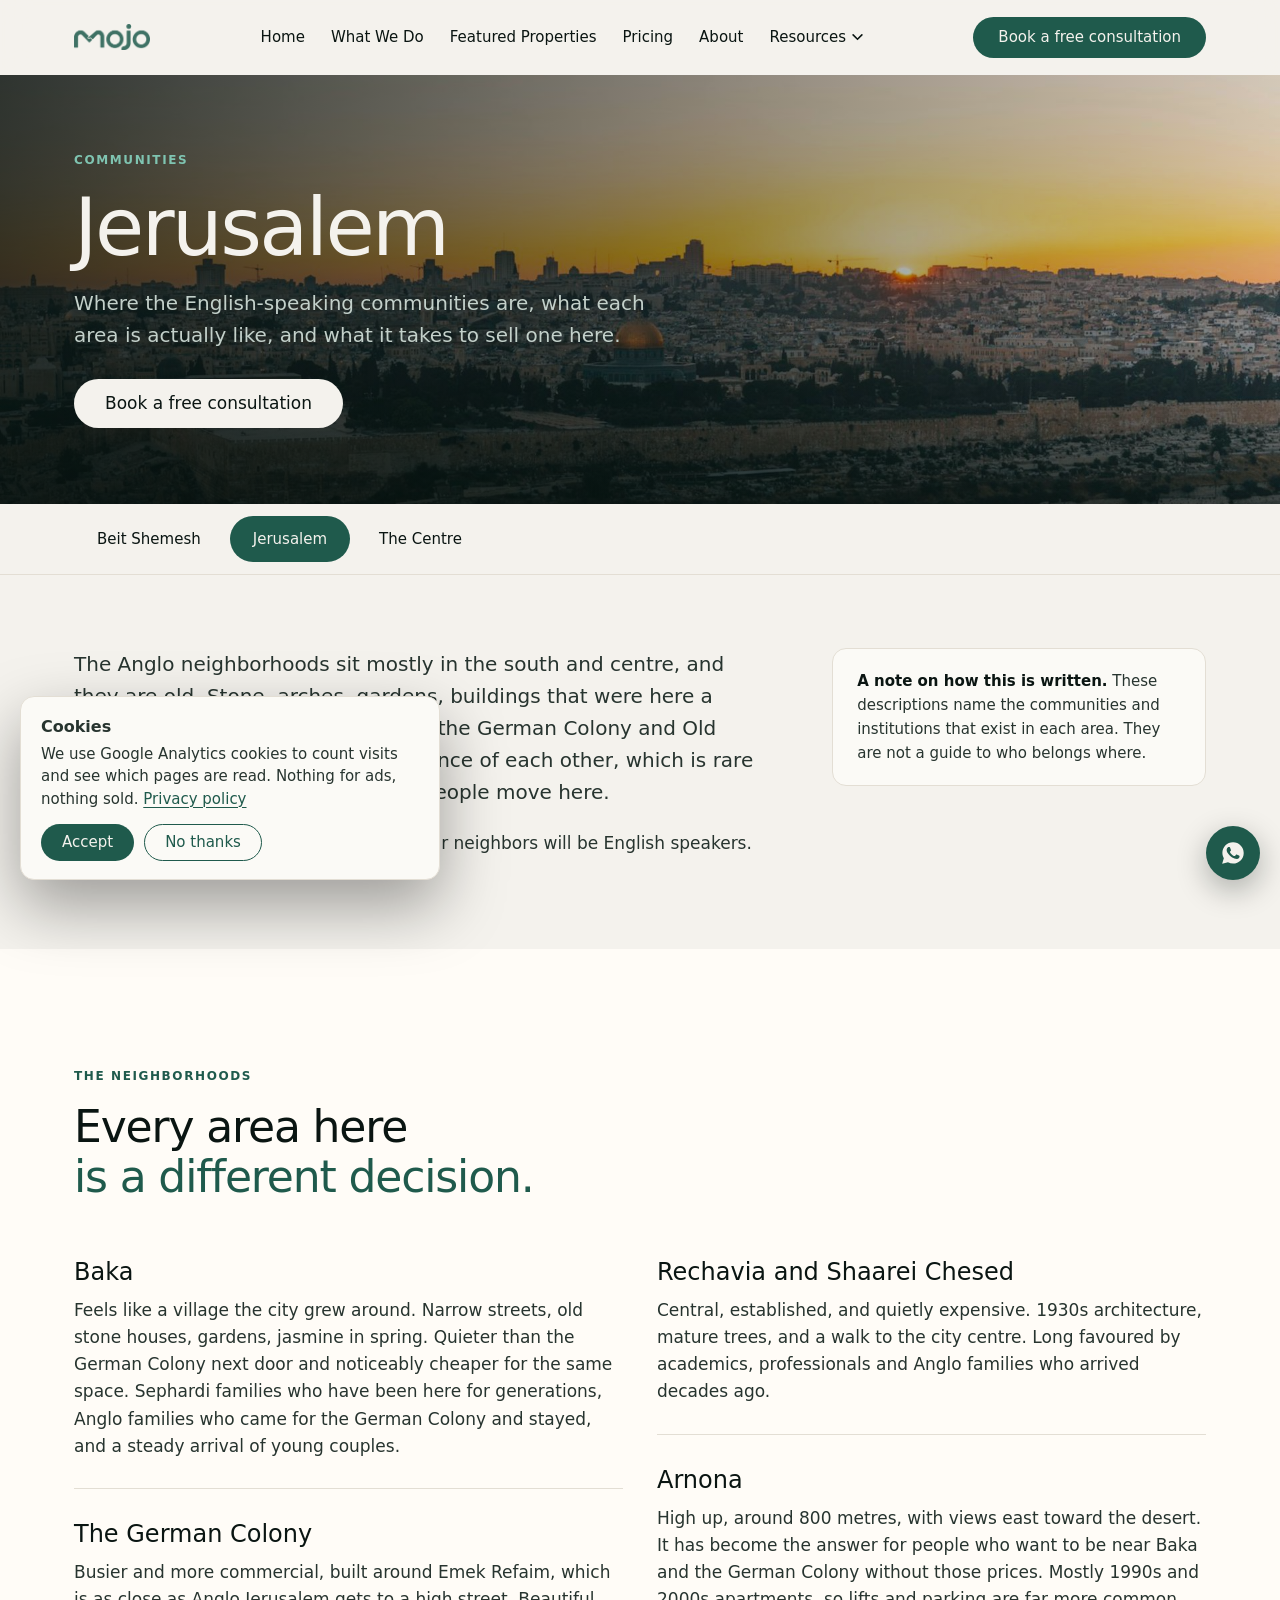
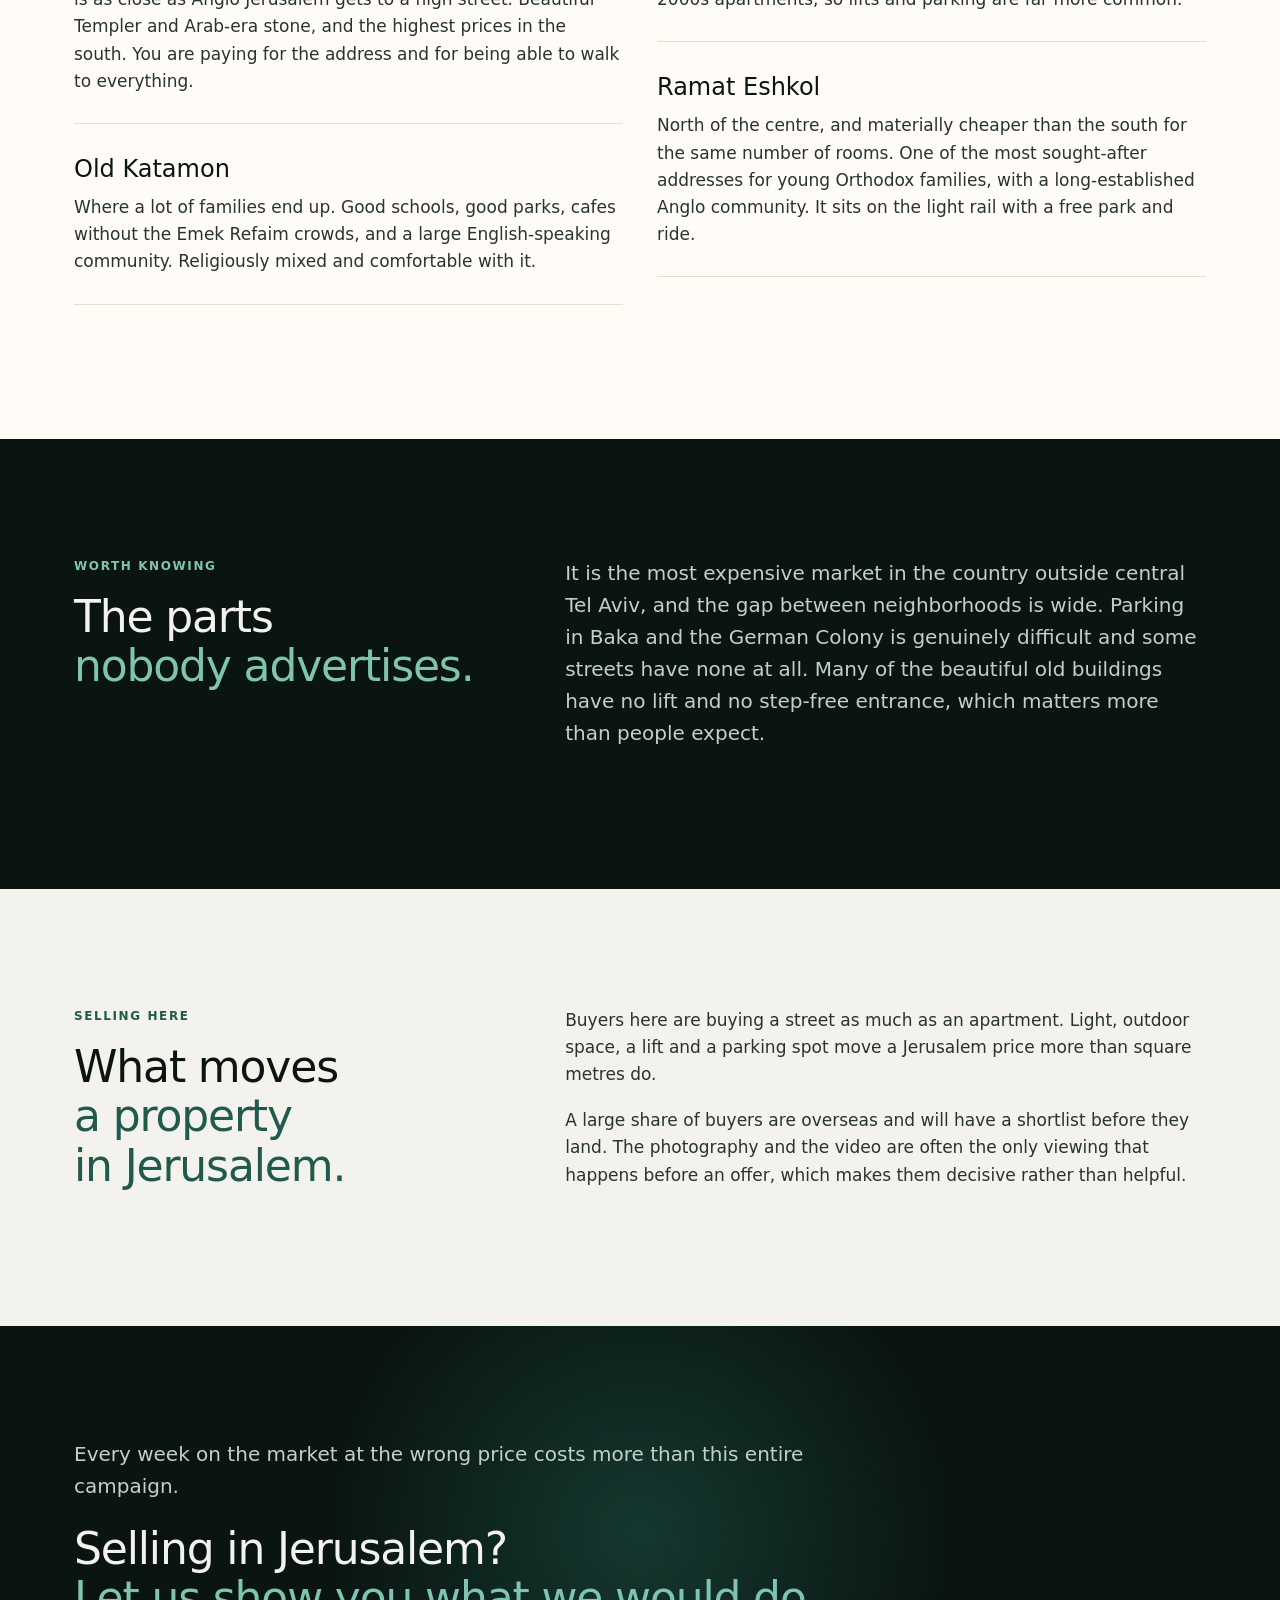
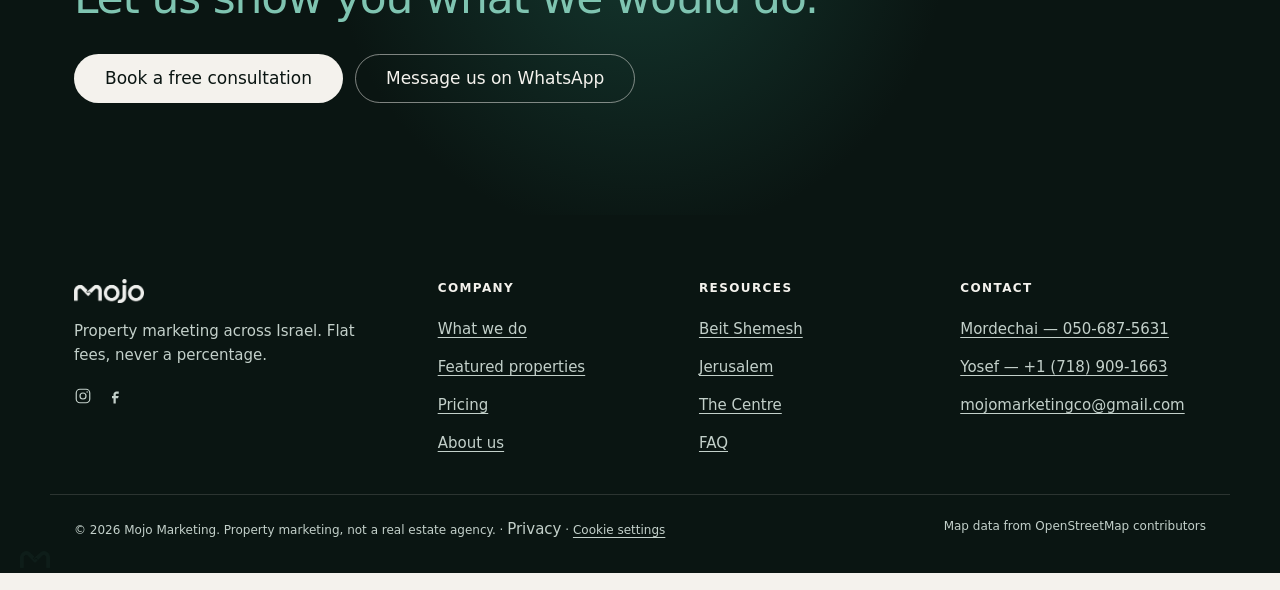
<file: communities/jerusalem.html>
<!doctype html>
<html lang="en" dir="ltr" class="no-js">
<head>
<meta charset="utf-8">
<meta name="viewport" content="width=device-width, initial-scale=1">
<meta http-equiv="Content-Security-Policy" content="default-src 'self'; base-uri 'self'; object-src 'none'; script-src 'self' 'unsafe-inline' https://www.googletagmanager.com; style-src 'self' 'unsafe-inline' https://api.fontshare.com; font-src 'self' data: https://api.fontshare.com https://cdn.fontshare.com; img-src 'self' data: https://*.googletagmanager.com https://*.google-analytics.com; media-src 'self'; connect-src 'self' https://*.google-analytics.com https://*.analytics.google.com https://*.googletagmanager.com https://api.web3forms.com; form-action 'self' https://api.web3forms.com; frame-src 'none'; upgrade-insecure-requests">
<meta name="referrer" content="strict-origin-when-cross-origin">
<!-- Google tag (gtag.js) -->
<script>
  /* Google Analytics loads only after the visitor accepts cookies (see the banner in js/site.js). */
  window.dataLayer = window.dataLayer || [];
  function gtag(){dataLayer.push(arguments);}
  window.mjLoadGA = function () {
    if (window.__mjGA) return; window.__mjGA = 1;
    var s = document.createElement('script'); s.async = true;
    s.src = 'https://www.googletagmanager.com/gtag/js?id=G-9Y913H0LKC';
    document.head.appendChild(s);
    gtag('js', new Date()); gtag('config', 'G-9Y913H0LKC');
  };
  try { if (localStorage.getItem('mj_consent') === 'yes') window.mjLoadGA(); } catch (e) {}
</script>

<title>Selling property in Jerusalem — Mojo Marketing</title>
<link rel="canonical" href="https://themojomarketing.com/communities/jerusalem">
<meta name="description" content="A guide to the Jerusalem neighborhoods English speakers actually live in, and what moves a property here.">
<meta property="og:type" content="website">
<meta property="og:site_name" content="Mojo Marketing">
<meta property="og:locale" content="en_US">
<meta property="og:url" content="https://themojomarketing.com/communities/jerusalem">
<meta property="og:title" content="Selling property in Jerusalem — Mojo Marketing">
<meta property="og:description" content="A guide to the Jerusalem neighborhoods English speakers actually live in, and what moves a property here.">
<meta property="og:image" content="https://themojomarketing.com/assets/hero-poster.jpg">
<meta property="og:image:width" content="1920">
<meta property="og:image:height" content="1080">
<meta property="og:image:alt" content="Mojo Marketing &mdash; property marketing across Israel">
<meta name="twitter:card" content="summary_large_image">
<meta name="twitter:title" content="Selling property in Jerusalem — Mojo Marketing">
<meta name="twitter:description" content="A guide to the Jerusalem neighborhoods English speakers actually live in, and what moves a property here.">
<meta name="twitter:image" content="https://themojomarketing.com/assets/hero-poster.jpg">
<link rel="icon" href="../assets/logo/monogram-teal.png">
<link rel="stylesheet" href="../css/site.css?v=20261122a">
<script>document.documentElement.classList.remove('no-js');</script>
</head>
<body><header class="header" id="header">
  <div class="container header__in">
    <a href="/" class="header__logo" aria-label="Mojo Marketing, home">
      <img src="../assets/logo/wordmark-teal.png" alt="Mojo Marketing" width="320" height="109">
    </a>
    <nav class="nav" id="nav">
      <a href="/">Home</a>
      <a href="/services">What We Do</a>
      <a href="/featured">Featured Properties</a>
      <a href="/pricing">Pricing</a>
      <a href="/about">About</a>
      <div class="drop" id="drop">
        <button class="drop__btn" id="dropBtn" aria-expanded="false" aria-haspopup="true">Resources
          <svg width="11" height="7" viewBox="0 0 12 8" fill="none" stroke="currentColor" stroke-width="1.8"><path d="M1 1l5 5 5-5" stroke-linecap="round"/></svg>
        </button>
        <div class="drop__menu" role="menu">
          <span class="drop__sep">Communities</span>
          <a href="/communities/beit-shemesh" role="menuitem">Beit Shemesh</a>
          <a href="/communities/jerusalem" role="menuitem">Jerusalem</a>
          <a href="/communities/centre" role="menuitem">The Centre</a>
          <span class="drop__sep">Help</span>
          <a href="/faq" role="menuitem">FAQ</a>
        </div>
      </div>
      <a href="/#book" class="btn btn--primary nav__cta">Book a free consultation</a>
    </nav>
    <div class="header__actions">
      <a href="/#book" class="btn btn--primary" style="padding:12px 24px;font-size:15px">Book a free consultation</a>
      <button class="burger" id="burger" aria-label="Menu" aria-expanded="false" aria-controls="nav">
        <svg width="24" height="24" viewBox="0 0 24 24" fill="none" stroke="currentColor" stroke-width="1.6"><path d="M3 7h18M3 12h18M3 17h18" stroke-linecap="round"/></svg>
      </button>
    </div>
  </div>
</header>
<main>
  <section class="chero">
    <div class="chero__map" aria-hidden="true"><img class="chero__img chero__img--jlm" src="../assets/heroes/hero-jerusalem.jpg" alt="" width="1920" height="1080" fetchpriority="high" decoding="async"></div>
    <div class="hero__scrim hero__scrim--sunset" aria-hidden="true"></div>
    <div class="container chero__in">
      <div class="chero__text">
        <span class="eyebrow">Communities</span>
        <h1 class="display chero__title">Jerusalem</h1>
        <p class="chero__sub">Where the English-speaking communities are, what each area is actually like, and what it takes to sell one here.</p>
        <div class="btns"><a href="/#book" class="btn btn--onDark">Book a free consultation</a></div>
      </div>
      <div class="chero__loc"><svg class="loc" viewBox="0 0 274.0 830.7" role="img" aria-label="Where Jerusalem sits in Israel">
      <path class="loc__land" d="M161.1 69.3 L155.8 105.0 L141.5 123.9 L125.3 151.2 L120.0 193.2 L111.0 228.9 L103.9 281.4 L89.5 319.2 L75.2 350.7 L62.7 382.2 L48.3 403.2 L26.9 424.2 L9.0 445.2 L17.9 470.4 L44.8 508.2 L89.5 592.2 L116.4 686.7 L128.9 760.2 L134.3 812.7 L152.2 789.6 L179.1 676.2 L205.9 550.2 L223.8 455.7 L227.4 403.2 L236.4 350.7 L241.7 277.2 L245.3 214.2 L254.3 151.2 L250.7 119.7 L256.0 77.7 L247.1 29.4 L223.8 35.7 L197.0 67.2 Z"/>
      <g class="loc__cities"><g class="loc__city"><circle cx="141.5" cy="126.0" r="4"/><text x="152.5" y="132.0">Haifa</text></g><g class="loc__city"><circle cx="103.9" cy="281.4" r="4"/><text x="114.9" y="287.4">Tel Aviv</text></g><g class="loc__city"><circle cx="182.6" cy="344.4" r="4"/><text x="193.6" y="350.4">Jerusalem</text></g><g class="loc__city"><circle cx="105.6" cy="455.7" r="4"/><text x="116.6" y="461.7">Be’er Sheva</text></g><g class="loc__city"><circle cx="134.3" cy="812.7" r="4"/><text x="145.3" y="818.7">Eilat</text></g></g>
      <g class="loc__pin"><circle class="loc__halo" cx="141.5" cy="350.7" r="26"/><circle class="loc__core" cx="141.5" cy="350.7" r="9"/></g><g class="loc__pin is-on"><circle class="loc__halo" cx="182.6" cy="344.4" r="26"/><circle class="loc__core" cx="182.6" cy="344.4" r="9"/></g><g class="loc__pin"><circle class="loc__halo" cx="112.8" cy="273.0" r="26"/><circle class="loc__core" cx="112.8" cy="273.0" r="9"/></g>
      <g class="loc__lab"><line x1="194.6" y1="344.4" x2="228.6" y2="344.4"/><text x="235.6" y="352.4">Jerusalem</text></g>
    </svg></div>
    </div>
  </section>

  <div class="cswitch"><div class="container cswitch__in"><a href="/communities/beit-shemesh" class="cswitch__a">Beit Shemesh</a><a href="/communities/jerusalem" class="cswitch__a is-on" aria-current="page">Jerusalem</a><a href="/communities/centre" class="cswitch__a">The Centre</a></div></div>

  <section class="band section--tight section">
    <div class="container"><div class="split-6535">
      <div class="rv"><p class="lead">The Anglo neighborhoods sit mostly in the south and centre, and they are old. Stone, arches, gardens, buildings that were here a century before the state was. Baka, the German Colony and Old Katamon are all within walking distance of each other, which is rare in Israel and is a large part of why people move here.</p><p>In parts of the south, roughly a third of your neighbors will be English speakers.</p></div>
      <div class="rv"><div class="note"><p class="small" style="margin:0"><strong style="font-weight:600;color:var(--ink)">A note on how this is written.</strong> These descriptions name the communities and institutions that exist in each area. They are not a guide to who belongs where.</p></div></div>
    </div></div>
  </section>

  <section class="band band--paper section">
    <div class="container">
      <div class="shead rv"><span class="eyebrow">The neighborhoods</span><h2 class="tt"><span>Every area here</span><span>is a different decision.</span></h2></div>
      <div class="ncards"><article class="ncard rv"><h3>Baka</h3><p>Feels like a village the city grew around. Narrow streets, old stone houses, gardens, jasmine in spring. Quieter than the German Colony next door and noticeably cheaper for the same space. Sephardi families who have been here for generations, Anglo families who came for the German Colony and stayed, and a steady arrival of young couples.</p></article><article class="ncard rv"><h3>The German Colony</h3><p>Busier and more commercial, built around Emek Refaim, which is as close as Anglo Jerusalem gets to a high street. Beautiful Templer and Arab-era stone, and the highest prices in the south. You are paying for the address and for being able to walk to everything.</p></article><article class="ncard rv"><h3>Old Katamon</h3><p>Where a lot of families end up. Good schools, good parks, cafes without the Emek Refaim crowds, and a large English-speaking community. Religiously mixed and comfortable with it.</p></article><article class="ncard rv"><h3>Rechavia and Shaarei Chesed</h3><p>Central, established, and quietly expensive. 1930s architecture, mature trees, and a walk to the city centre. Long favoured by academics, professionals and Anglo families who arrived decades ago.</p></article><article class="ncard rv"><h3>Arnona</h3><p>High up, around 800 metres, with views east toward the desert. It has become the answer for people who want to be near Baka and the German Colony without those prices. Mostly 1990s and 2000s apartments, so lifts and parking are far more common.</p></article><article class="ncard rv"><h3>Ramat Eshkol</h3><p>North of the centre, and materially cheaper than the south for the same number of rooms. One of the most sought-after addresses for young Orthodox families, with a long-established Anglo community. It sits on the light rail with a free park and ride.</p></article></div>
    </div>
  </section>

  <section class="band band--dark section">
    <div class="container"><div class="split-4060">
      <div class="shead rv" style="margin-bottom:0"><span class="eyebrow">Worth knowing</span><h2 class="tt"><span>The parts</span><span>nobody advertises.</span></h2></div>
      <div class="rv"><p class="lead">It is the most expensive market in the country outside central Tel Aviv, and the gap between neighborhoods is wide. Parking in Baka and the German Colony is genuinely difficult and some streets have none at all. Many of the beautiful old buildings have no lift and no step-free entrance, which matters more than people expect.</p></div>
    </div></div>
  </section>

  <section class="band section">
    <div class="container"><div class="split-4060">
      <div class="shead rv" style="margin-bottom:0"><span class="eyebrow">Selling here</span><h2 class="tt"><span>What moves</span><span>a property in Jerusalem.</span></h2></div>
      <div class="rv"><p>Buyers here are buying a street as much as an apartment. Light, outdoor space, a lift and a parking spot move a Jerusalem price more than square metres do.</p><p>A large share of buyers are overseas and will have a shortlist before they land. The photography and the video are often the only viewing that happens before an offer, which makes them decisive rather than helpful.</p></div>
    </div></div>
  </section>
</main>
<section class="band band--dark closing">
  <div class="closing__spot" id="spot" aria-hidden="true"></div>
  <div class="container">
    <div class="closing__in rv">
      <p class="cost">Every week on the market at the wrong price costs more than this entire campaign.</p>
      <h2 class="tt"><span>Selling in Jerusalem?</span><span class="teal">Let us show you what we would do.</span></h2>
      <div class="btns mt-m">
        <a href="/#book" class="btn btn--onDark">Book a free consultation</a>
        <a href="https://wa.me/972506875631" class="btn btn--ghostDark">Message us on WhatsApp</a>
      </div>
    </div>
  </div>
</section><footer class="footer">
  <div class="container footer__in">
    <div>
      <a href="/" class="footer__logo"><img src="../assets/logo/wordmark-offwhite.png" alt="Mojo Marketing" width="320" height="109"></a>
      <p style="font-size:15px;max-width:30ch">Property marketing across Israel. Flat fees, never a percentage.</p>
      <div class="social">
        <a href="https://instagram.com/mojo_il" aria-label="Instagram"><svg viewBox="0 0 24 24" fill="none" stroke="currentColor" stroke-width="1.6"><rect x="3" y="3" width="18" height="18" rx="5"/><circle cx="12" cy="12" r="4"/><circle cx="17.5" cy="6.5" r="1" fill="currentColor" stroke="none"/></svg></a>
        <a href="https://facebook.com/people/Mojo-Marketing/61591232291703" aria-label="Facebook"><svg viewBox="0 0 24 24" fill="currentColor"><path d="M14 9h3V6h-3c-2.2 0-4 1.8-4 4v2H8v3h2v7h3v-7h3l1-3h-4v-2c0-.6.4-1 1-1z"/></svg></a>
      </div>
    </div>
    <div><h4>Company</h4><ul>
      <li><a href="/services">What we do</a></li>
      <li><a href="/featured">Featured properties</a></li>
      <li><a href="/pricing">Pricing</a></li>
      <li><a href="/about">About us</a></li>
    </ul></div>
    <div><h4>Resources</h4><ul>
      <li><a href="/communities/beit-shemesh">Beit Shemesh</a></li>
      <li><a href="/communities/jerusalem">Jerusalem</a></li>
      <li><a href="/communities/centre">The Centre</a></li>
      <li><a href="/faq">FAQ</a></li>
    </ul></div>
    <div><h4>Contact</h4><ul>
      <li><a href="https://wa.me/972506875631">Mordechai — 050-687-5631</a></li>
      <li><a href="tel:+17189091663">Yosef — +1 (718) 909-1663</a></li>
      <li><a href="mailto:mojomarketingco@gmail.com">mojomarketingco@gmail.com</a></li>
    </ul></div>
  </div>
  <div class="container footer__bottom">
    <span>© <span id="yr">2026</span> Mojo Marketing. Property marketing, not a real estate agency. &middot; <a href="/privacy">Privacy</a></span>
    <span>Map data from OpenStreetMap contributors</span>
  </div>
</footer>

<a class="wa" href="https://wa.me/972506875631" aria-label="Message us on WhatsApp"><svg viewBox="0 0 24 24" fill="currentColor"><path d="M12.04 2C6.6 2 2.2 6.4 2.2 11.84c0 1.74.46 3.43 1.32 4.92L2 22l5.37-1.4a9.8 9.8 0 004.67 1.19h.01c5.43 0 9.84-4.4 9.84-9.84C21.89 6.4 17.47 2 12.04 2zm5.75 14.05c-.24.68-1.2 1.25-1.96 1.41-.52.11-1.2.2-3.5-.75-2.94-1.22-4.83-4.2-4.98-4.4-.14-.2-1.19-1.58-1.19-3.02s.75-2.14 1.02-2.44c.27-.3.59-.37.78-.37l.56.01c.18 0 .42-.07.66.5.24.58.83 2.02.9 2.17.07.15.12.32.02.52-.1.2-.15.32-.3.5l-.44.51c-.15.15-.3.32-.13.62.17.3.75 1.24 1.62 2.01 1.11 1 2.05 1.3 2.34 1.45.3.15.47.13.64-.08.18-.2.75-.87.95-1.17.2-.3.4-.25.67-.15.27.1 1.7.8 1.99.95.3.15.49.22.56.35.07.12.07.72-.17 1.4z"/></svg></a>
<div class="stickybar" id="stickybar"><a href="/#book" class="btn btn--primary">Book a free consultation</a></div>
<div class="mscroll" id="mscroll" aria-hidden="true"><img class="mscroll__bg" src="../assets/logo/monogram-teal.png" alt=""><span class="mscroll__fill" id="mfill"><img src="../assets/logo/monogram-teal.png" alt=""></span></div>
<script src="../js/site.js?v=20261122a" defer></script>
</body></html>
</file>
<file: css/site.css>
/* ============================================================
   MOJO MARKETING — v2
   Alternating light and dark grounds. No grey type.
   ============================================================ */

@import url('https://api.fontshare.com/v2/css?f[]=general-sans@400,500,600,700&display=swap');

:root{
  /* Brand */
  --black:      #0a1512;   /* deep teal-black */
  --offwhite:   #f4f2ed;   /* warm off-white */
  --teal:       #1f5a4c;   /* jewel teal */
  --teal-lift:  #7fc4b1;   /* teal that holds on near-black */
  --grey-light: #e3ded4;
  --ground-deep:#06100d;   /* deepest ground, hero */
  --card:       #fffcf7;   /* lifted surface on warm ivory */

  /* Type colours — no flat grey anywhere */
  --ink:        #0a1512;   /* body on light */
  --ink-soft:   #27342f;   /* secondary on light, teal-biased, 12:1 */
  --paper:      #f4f2ed;   /* body on dark */
  --paper-soft: #c3d0ca;   /* secondary on dark, teal-biased */

  --font: 'General Sans', system-ui, -apple-system, 'Segoe UI', Roboto, sans-serif;

  --t-display: 80px;
  --t-h1: 56px;
  --t-h2: 44px;   /* section headings — deliberately large */
  --t-h3: 24px;
  --t-lead: 20px;
  --t-body: 17px;
  --t-small: 15px;
  --t-label: 12px;

  --ease: cubic-bezier(0.22, 1, 0.26, 1);
  --d-small: 260ms;
  --d-std: 540ms;

  --container: 1180px;
  --gutter: 24px;
  --section: 118px;
  --radius: 14px;
}
@media (max-width: 860px){
  :root{
    --t-display:40px; --t-h1:34px; --t-h2:30px; --t-h3:20px;
    --t-lead:18px; --t-body:16px; --t-small:14px;
    --section:72px; --gutter:20px;
  }
}

*,*::before,*::after{ box-sizing:border-box; }
html{ -webkit-text-size-adjust:100%; scroll-behavior:smooth; scroll-padding-top:80px; }
@media (prefers-reduced-motion: reduce){ html{ scroll-behavior:auto; } }

body{
  margin:0; background:var(--offwhite); color:var(--ink);
  font-family:var(--font); font-size:var(--t-body); font-weight:400;
  line-height:1.6; -webkit-font-smoothing:antialiased; overflow-x:hidden;
}
img,video{ max-width:100%; display:block; }
a{ color:var(--teal); text-decoration:none; }
button{ font:inherit; }

h1,h2,h3,h4{ font-weight:500; margin:0 0 .5em; color:inherit; }
h1,.display{ line-height:1.06; letter-spacing:-0.032em; }
h2{ font-size:var(--t-h2); line-height:1.12; letter-spacing:-0.026em; }
h3{ font-size:var(--t-h3); line-height:1.25; }
.display{ font-size:var(--t-display); font-weight:500; margin:0; }
h1{ font-size:var(--t-h1); }

p{ margin:0 0 1.1em; max-width:68ch; color:var(--ink-soft); }
.lead{ font-size:var(--t-lead); color:var(--ink-soft); }
.small{ font-size:var(--t-small); }
.eyebrow{
  font-size:var(--t-label); font-weight:600; letter-spacing:1.6px;
  text-transform:uppercase; color:var(--teal); margin:0 0 16px; display:block;
}
.tt span{ display:block; }
.tt span:last-child{ color:var(--teal); }
.num,.fig{ font-variant-numeric:tabular-nums lining-nums; }

/* ---------- Grounds. Sections alternate. ---------- */
.band{ background:var(--offwhite); color:var(--ink); }
.band--dark{ background:var(--black); color:var(--paper); }
.band--dark p{ color:var(--paper-soft); }
.band--dark .lead{ color:var(--paper-soft); }
.band--dark .eyebrow{ color:var(--teal-lift); }
.band--dark .tt span:last-child{ color:var(--teal-lift); }
.band--dark a{ color:var(--teal-lift); }
.band--paper{ background:var(--card); }

.container{ width:100%; max-width:var(--container); margin-inline:auto; padding-inline:var(--gutter); }
.section{ padding-block:var(--section); }
.section--tight{ padding-block:calc(var(--section)*.62); }

.split-6040{ display:grid; grid-template-columns:60fr 40fr; gap:64px; align-items:center; }
.split-4060{ display:grid; grid-template-columns:40fr 60fr; gap:64px; align-items:start; }
.split-6535{ display:grid; grid-template-columns:65fr 35fr; gap:64px; align-items:start; }
@media (max-width:900px){ .split-6040,.split-4060,.split-6535{ grid-template-columns:1fr; gap:40px; } }

/* Section heads — large and unmissable */
.shead{ max-width:760px; margin-bottom:56px; }
.shead h2{ margin-bottom:18px; }
.shead p{ margin:0; }
.shead--center{ margin-inline:auto; text-align:center; }
.shead--center p{ margin-inline:auto; }

/* ---------- Buttons ---------- */
.btns{ display:flex; gap:12px; flex-wrap:wrap; align-items:center; }
.btn{
  display:inline-flex; align-items:center; justify-content:center; gap:8px;
  padding:15px 30px; border-radius:999px; font-size:var(--t-body); font-weight:500;
  line-height:1; border:1px solid transparent; cursor:pointer; text-align:center;
  transition:background var(--d-small) var(--ease), color var(--d-small) var(--ease),
             border-color var(--d-small) var(--ease);
}
.btn--primary{ background:var(--teal); color:var(--offwhite); }
.btn--primary:hover{ background:#174539; }
.btn--secondary{ background:transparent; color:var(--teal); border-color:var(--teal); }
.btn--secondary:hover{ background:rgba(31,90,76,.09); }
.btn--onDark{ background:var(--offwhite); color:var(--black); }
.btn--onDark:hover{ background:#fff; }
.btn--ghostDark{ background:transparent; color:var(--paper); border-color:rgba(244,242,237,.5); }
.btn--ghostDark:hover{ border-color:var(--paper); }
.btn:focus-visible{ outline:2px solid var(--teal); outline-offset:3px; }

/* ---------- Header ---------- */
.header{
  position:sticky; top:0; z-index:80;
  background:rgba(244,242,237,.9); backdrop-filter:blur(14px); -webkit-backdrop-filter:blur(14px);
  border-bottom:1px solid transparent; transition:border-color var(--d-small) var(--ease);
}
.header.is-stuck{ border-bottom-color:var(--grey-light); }
.header__in{ display:flex; align-items:center; justify-content:space-between; gap:20px; height:74px; }
.header__logo img{ height:26px; width:auto; }
.nav{ display:flex; align-items:center; gap:26px; }
.nav > a, .drop__btn{
  color:var(--ink); font-size:var(--t-small); font-weight:500; white-space:nowrap;
  background:none; border:0; padding:6px 0; cursor:pointer;
  display:inline-flex; align-items:center; gap:6px; position:relative;
}
.nav > a::after{
  content:''; position:absolute; left:0; bottom:0; height:1.5px; width:100%;
  background:var(--teal); transform:scaleX(0); transform-origin:left;
  transition:transform var(--d-small) var(--ease);
}
.nav > a:hover::after, .nav > a[aria-current="page"]::after{ transform:scaleX(1); }
.nav > a[aria-current="page"]{ color:var(--teal); }

/* Resources dropdown */
.drop{ position:relative; }
.drop__btn svg{ transition:transform var(--d-small) var(--ease); }
.drop.is-open .drop__btn svg{ transform:rotate(180deg); }
.drop__menu{
  position:absolute; top:calc(100% + 14px); left:-16px; min-width:230px;
  background:var(--offwhite); border:1px solid var(--grey-light); border-radius:12px;
  padding:8px; display:none; box-shadow:0 18px 44px rgba(6,16,13,.10);
}
.drop.is-open .drop__menu{ display:block; }
.drop__menu a{ display:block; padding:10px 14px; border-radius:8px; font-size:var(--t-small); color:var(--ink); }
.drop__menu a:hover{ background:rgba(31,90,76,.08); color:var(--teal); }
.drop__sep{ font-size:11px; letter-spacing:1.4px; text-transform:uppercase; color:var(--teal); padding:12px 14px 6px; font-weight:600; }

.header__actions{ display:flex; align-items:center; gap:14px; }
.burger{ display:none; background:none; border:0; padding:8px; cursor:pointer; color:var(--ink); }
@media (max-width:1080px){
  .nav{ display:none; }
  .header__actions .btn{ display:none; }
  .burger{ display:block; }
  .nav.is-open{
    display:flex; flex-direction:column; align-items:flex-start; gap:6px;
    position:absolute; top:74px; left:0; right:0; background:var(--offwhite);
    border-bottom:1px solid var(--grey-light); padding:20px var(--gutter) 30px;
    max-height:calc(100vh - 74px); overflow-y:auto;
  }
  .nav.is-open > a, .nav.is-open .drop{ width:100%; padding-block:12px; border-bottom:1px solid var(--grey-light); }
  .nav.is-open .drop__menu{ position:static; display:block; border:0; box-shadow:none; padding:6px 0 0; background:none; }
  .nav.is-open .drop__btn svg{ display:none; }
  .nav.is-open .btn{ display:inline-flex; width:100%; margin-top:16px; }
}

/* ---------- Hero ---------- */
.hero{ position:relative; background:var(--ground-deep); overflow:hidden; padding-block:120px 108px; }
.hero__media{ position:absolute; inset:0; }
.hero__media > *{ width:100%; height:100%; object-fit:cover; }
.hero__fallback{ position:absolute; inset:0; }
.hero__video{ position:absolute; inset:0; }
.hero__scrim{
  position:absolute; inset:0;
  background:linear-gradient(100deg, rgba(6,16,13,.88) 0%, rgba(6,16,13,.7) 52%, rgba(6,16,13,.55) 100%);
}
.hero__in{ position:relative; z-index:2; }
.hero__grid{ display:grid; grid-template-columns:1fr 400px; gap:56px; align-items:center; }
@media (max-width:1024px){ .hero__grid{ grid-template-columns:1fr; gap:44px; } }
.hero .eyebrow{ color:var(--teal-lift); }
.hero__title{ color:var(--paper); font-size:clamp(32px,6.6vw,68px); }
.hero__title .teal{ color:var(--teal-lift); }
.hero__sub{ color:var(--paper-soft); font-size:var(--t-lead); max-width:50ch; margin:24px 0 32px; }
.rot{ display:inline-grid; vertical-align:top; }
.rot > span{ grid-area:1/1; opacity:0; transform:translateY(12px);
  transition:opacity var(--d-std) var(--ease), transform var(--d-std) var(--ease); }
.rot > span.is-on{ opacity:1; transform:none; }

/* Hero listing card */
.lcard{
  background:var(--offwhite); border-radius:18px; border:2px solid rgba(244,242,237,.25);
  padding:13px; box-shadow:0 26px 64px rgba(0,0,0,.36); max-width:400px; margin-left:auto;
  transition:border-color 600ms var(--ease);
}
.lcard.is-good{ border-color:var(--teal-lift); }
@media (max-width:1024px){ .lcard{ margin-inline:auto; max-width:420px; } }
.lcard__ph{ position:relative; aspect-ratio:4/3; border-radius:10px; overflow:hidden; background:#ddd8ce; }
.lcard__ph video, .lcard__ph img{ width:100%; height:100%; object-fit:cover;
  filter:grayscale(1) contrast(.72) brightness(.9); transform:rotate(-2.2deg) scale(1.13);
  transition:filter 700ms var(--ease), transform 700ms var(--ease); }
.lcard.is-good .lcard__ph video, .lcard.is-good .lcard__ph img{ filter:none; transform:none; }
.lcard__badge{
  position:absolute; right:10px; top:10px; display:inline-flex; align-items:center; gap:6px;
  background:rgba(6,16,13,.84); color:var(--paper); font-size:11px; letter-spacing:.6px;
  text-transform:uppercase; padding:5px 10px; border-radius:999px;
  opacity:0; transform:translateY(-6px);
  transition:opacity var(--d-std) var(--ease), transform var(--d-std) var(--ease);
}
.lcard__badge.is-on{ opacity:1; transform:none; }
.lcard__body{ padding:13px 6px 4px; }
.lcard__title{ font-size:17px; font-weight:500; color:var(--ink); min-height:1.5em; margin:0 0 6px; }
.lcard__desc{ font-size:13px; color:var(--ink-soft); margin:0 0 12px; min-height:2.9em; line-height:1.5; }
.lcard__caret{ display:inline-block; width:1px; height:1em; background:var(--teal); vertical-align:-2px; animation:blink 1s steps(2) infinite; }
@keyframes blink{ 50%{opacity:0} }
.chips{ display:flex; flex-wrap:wrap; gap:6px; min-height:26px; }
.chip{ font-size:11px; font-weight:500; color:var(--teal); background:rgba(31,90,76,.1);
  border-radius:999px; padding:4px 10px; opacity:0; transform:translateY(6px);
  transition:opacity var(--d-small) var(--ease), transform var(--d-small) var(--ease); }
.chip.is-on{ opacity:1; transform:none; }
.lcard__foot{ display:flex; justify-content:space-between; align-items:center; margin-top:13px;
  padding-top:11px; border-top:1px solid var(--grey-light); font-size:13px; color:var(--ink-soft); }
.lcard__count{ color:var(--teal); font-weight:600; }

/* ---------- Stats ---------- */
.stats__grid{ display:grid; grid-template-columns:repeat(3,1fr); }
.stats__item{ padding:0 36px; }
.stats__item + .stats__item{ border-left:1px solid rgba(244,242,237,.16); }
@media (max-width:860px){
  .stats__grid{ grid-template-columns:1fr; gap:30px; }
  .stats__item{ padding:0; }
  .stats__item + .stats__item{ border-left:0; border-top:1px solid rgba(244,242,237,.16); padding-top:30px; }
}
.stat-fig{ font-size:50px; font-weight:600; line-height:1; letter-spacing:-.03em; color:var(--paper);
  font-variant-numeric:tabular-nums lining-nums; }
.stat-lab{ font-size:var(--t-small); color:var(--paper-soft); margin-top:12px; max-width:28ch; }

/* ---------- Promise strip (was: floating words) ---------- */
.promise{ display:grid; grid-template-columns:repeat(3,1fr); gap:0; }
@media (max-width:860px){ .promise{ grid-template-columns:1fr; } }
.promise__i{ padding:36px 34px; border:1px solid var(--grey-light); margin:-0.5px; background:var(--card); }
.promise__i h3{ margin:0 0 10px; font-size:var(--t-h3); }
.promise__i p{ margin:0; font-size:var(--t-small); }
.promise__i .n{ font-size:var(--t-label); font-weight:600; letter-spacing:1.4px; color:var(--teal); display:block; margin-bottom:14px; }

/* ---------- Service tiles (condensed) ---------- */
.tiles{ display:grid; grid-template-columns:repeat(3,1fr); gap:2px; background:var(--grey-light); border:1px solid var(--grey-light); border-radius:var(--radius); overflow:hidden; }
@media (max-width:900px){ .tiles{ grid-template-columns:repeat(2,1fr); } }
@media (max-width:600px){ .tiles{ grid-template-columns:1fr; } }
.tile{ background:var(--offwhite); padding:32px 28px; display:flex; flex-direction:column; gap:12px;
  transition:background var(--d-small) var(--ease); }
.tile:hover{ background:var(--card); }
.tile__n{ font-size:var(--t-label); font-weight:600; letter-spacing:1.4px; color:var(--teal); }
.tile h3{ margin:0; font-size:var(--t-h3); }
.tile p{ margin:0; font-size:var(--t-small); }
.tile svg{ width:26px; height:26px; color:var(--teal); }

/* ---------- Comparison — bold, high energy ---------- */
.vs{ display:grid; grid-template-columns:1fr 1fr; gap:2px; background:rgba(244,242,237,.14);
  border-radius:var(--radius); overflow:hidden; }
@media (max-width:860px){ .vs{ grid-template-columns:1fr; } }
.vs__col{ background:var(--black); padding:38px 34px; }
.vs__col--mojo{ background:#10201b; }
.vs__head{ font-size:var(--t-label); font-weight:700; letter-spacing:1.8px; text-transform:uppercase;
  margin-bottom:8px; }
.vs__col--now .vs__head{ color:var(--paper-soft); }
.vs__col--mojo .vs__head{ color:var(--teal-lift); }
.vs__fig{ font-size:44px; font-weight:700; letter-spacing:-.03em; line-height:1; margin-bottom:6px;
  font-variant-numeric:tabular-nums lining-nums; }
.vs__col--now .vs__fig{ color:var(--paper); }
.vs__col--mojo .vs__fig{ color:var(--teal-lift); }
.vs__cap{ font-size:var(--t-small); margin-bottom:28px; }
.vs__col--now .vs__cap{ color:var(--paper-soft); }
.vs__col--mojo .vs__cap{ color:var(--paper-soft); }
.vs__row{ display:flex; gap:13px; align-items:flex-start; padding-block:15px;
  border-top:1px solid rgba(244,242,237,.14); }
.vs__row p{ margin:0; font-size:17px; font-weight:700; line-height:1.35; letter-spacing:-.01em; }
.vs__col--now .vs__row p{ color:var(--paper); }
.vs__col--mojo .vs__row p{ color:var(--teal-lift); }
.vs__mark{ flex:0 0 21px; width:21px; height:21px; margin-top:2px; }
.vs__extra{ margin-top:22px; padding:18px 20px; border-radius:11px; background:rgba(127,196,177,.12); }
.vs__extra p{ margin:0; color:var(--teal-lift); font-weight:700; font-size:17px; }

/* Concession */
.concession p{ max-width:none; }
.concession .said{ font-size:var(--t-h3); font-weight:500; color:var(--paper); line-height:1.5; margin-bottom:24px; }
.concession .answer{ font-size:var(--t-h3); font-weight:600; color:var(--teal-lift); line-height:1.5; margin:0; }

/* ---------- Timeline ---------- */
.path__svg{ width:100%; height:auto; overflow:visible; }
.path__line{ fill:none; stroke:var(--teal); stroke-width:2; stroke-dasharray:8 8; opacity:.4; }
.path__prog{ fill:none; stroke:var(--teal); stroke-width:2; }
.path__marker circle{ fill:var(--teal); }
.path__marker--end circle{ fill:var(--black); }
.path__marker text{ fill:var(--offwhite); font-size:13px; font-weight:600; text-anchor:middle; }
.stages{ display:grid; grid-template-columns:repeat(5,1fr); gap:22px; margin-top:34px; }
@media (max-width:900px){ .stages{ grid-template-columns:1fr 1fr; gap:26px; } }
@media (max-width:560px){ .stages{ grid-template-columns:1fr; } }
.stage h3{ font-size:var(--t-h3); margin:0 0 6px; }
.stage p{ font-size:var(--t-small); margin:0; }
.stage__when{ font-size:var(--t-label); font-weight:600; letter-spacing:1.4px; text-transform:uppercase;
  color:var(--teal); display:block; margin-bottom:10px; }

/* ---------- Pricing ---------- */
.price-grid{ display:grid; grid-template-columns:1fr 1fr; gap:24px; }
@media (max-width:860px){ .price-grid{ grid-template-columns:1fr; } }
.price-card{ border:1px solid var(--grey-light); border-radius:var(--radius); padding:44px 40px; background:var(--card); }
.price-card h3{ margin:0 0 6px; font-size:var(--t-h3); }
.price-card .kicker{ font-size:var(--t-small); color:var(--ink-soft); margin-bottom:30px; }
.price-big{ font-size:64px; font-weight:600; letter-spacing:-.035em; line-height:1; color:var(--ink);
  font-variant-numeric:tabular-nums lining-nums; }
.price-unit{ font-size:var(--t-small); color:var(--ink-soft); margin-top:12px; }
.price-inc{ list-style:none; margin:30px 0 0; padding:26px 0 0; border-top:1px solid var(--grey-light); display:grid; gap:12px; }
.price-inc li{ display:flex; gap:11px; align-items:flex-start; font-size:var(--t-small); color:var(--ink); }
.price-inc svg{ flex:0 0 17px; width:17px; height:17px; color:var(--teal); margin-top:3px; }
.price-note{ margin-top:26px; font-size:var(--t-small); color:var(--ink-soft); }

table{ width:100%; border-collapse:collapse; font-size:var(--t-small); }
th,td{ text-align:left; padding:15px 12px; border-bottom:1px solid var(--grey-light); }
th{ font-weight:600; color:var(--ink-soft); font-size:var(--t-label); letter-spacing:1px; text-transform:uppercase; }
td:not(:first-child),th:not(:first-child){ text-align:right; white-space:nowrap; }
.t-climb{ color:var(--ink); }
.t-flat{ color:var(--teal); font-weight:600; }
.band--dark th{ color:var(--paper-soft); }
.band--dark th,.band--dark td{ border-bottom-color:rgba(244,242,237,.16); }
.band--dark .t-climb{ color:var(--paper); }
.band--dark .t-flat{ color:var(--teal-lift); }

/* ---------- Calculator ---------- */
.calc{ border-radius:20px; background:var(--black); color:var(--paper); padding:52px 46px; }
@media (max-width:860px){ .calc{ padding:34px 24px; } }
.calc h3{ color:var(--paper); font-size:var(--t-h3); }
.calc__val{ font-size:40px; font-weight:600; letter-spacing:-.03em; color:var(--paper); line-height:1;
  font-variant-numeric:tabular-nums lining-nums; }
input[type=range]{ -webkit-appearance:none; appearance:none; width:100%; height:3px;
  background:rgba(244,242,237,.26); border-radius:999px; outline:none; margin:24px 0 10px; }
input[type=range]::-webkit-slider-thumb{ -webkit-appearance:none; appearance:none; width:24px; height:24px;
  border-radius:50%; background:var(--teal); border:3px solid var(--offwhite); cursor:pointer; }
input[type=range]::-moz-range-thumb{ width:20px; height:20px; border-radius:50%;
  background:var(--teal); border:3px solid var(--offwhite); cursor:pointer; }
input[type=range]:focus-visible{ outline:2px solid var(--paper); outline-offset:6px; }
.calc__ends{ display:flex; justify-content:space-between; font-size:var(--t-label); color:var(--paper-soft); }
.calc__out{ display:grid; grid-template-columns:repeat(3,1fr); gap:28px; margin-top:40px; }
@media (max-width:860px){ .calc__out{ grid-template-columns:1fr; gap:24px; } }
.calc__cell .lab{ font-size:var(--t-label); font-weight:600; letter-spacing:1.4px; text-transform:uppercase;
  color:var(--paper-soft); display:block; margin-bottom:12px; }
.calc-fig{ font-size:38px; font-weight:600; letter-spacing:-.03em; line-height:1;
  font-variant-numeric:tabular-nums lining-nums; color:var(--paper); }
.calc__cell--kept .calc-fig{ color:var(--teal-lift); }
.calc__note{ font-size:var(--t-small); color:var(--paper-soft); margin-top:10px; }
.presets{ display:flex; gap:10px; flex-wrap:wrap; margin-top:28px; }
.preset{ background:transparent; border:1px solid rgba(244,242,237,.3); color:var(--paper);
  border-radius:999px; padding:8px 16px; font-size:var(--t-small); cursor:pointer;
  transition:border-color var(--d-small) var(--ease), background var(--d-small) var(--ease); }
.preset:hover{ border-color:var(--paper); background:rgba(244,242,237,.08); }

/* ---------- Case results — the saving is the headline ---------- */
.cases{ display:grid; grid-template-columns:repeat(3,1fr); gap:22px; }
@media (max-width:900px){ .cases{ grid-template-columns:1fr; } }
.case{ border:1px solid var(--grey-light); border-radius:var(--radius); background:var(--card); padding:36px 32px; }
.case__saved{ font-size:var(--t-label); font-weight:700; letter-spacing:1.5px; text-transform:uppercase;
  color:var(--teal); display:block; margin-bottom:12px; }
.case-fig{ font-size:48px; font-weight:600; letter-spacing:-.03em; color:var(--teal); line-height:1;
  font-variant-numeric:tabular-nums lining-nums; }
.case__kept{ font-size:var(--t-body); font-weight:500; color:var(--ink); margin:12px 0 0; }
.case__loc{ font-size:var(--t-small); color:var(--ink-soft); margin:20px 0 0; padding-top:18px;
  border-top:1px solid var(--grey-light); }
.case p:last-child{ margin-bottom:0; }

/* ---------- Photography ---------- */
.gal{ display:grid; grid-template-columns:repeat(12,minmax(0,1fr)); gap:16px; }
@media (max-width:860px){ .gal{ grid-template-columns:repeat(2,minmax(0,1fr)); gap:12px; } }
.gal figure{ margin:0; min-width:0; }
.gal .frame{ overflow:hidden; border-radius:var(--radius); background:var(--grey-light); min-width:0; }
.gal .frame--arch{ border-radius:999px 999px var(--radius) var(--radius); }
.gal img{ width:100%; height:100%; object-fit:cover; transition:transform 600ms var(--ease); }
.gal figure:hover img{ transform:scale(1.03); }
.g4{ grid-column:span 4; } .g5{ grid-column:span 5; } .g3{ grid-column:span 3; }
.g7{ grid-column:span 7; } .g12{ grid-column:span 12; }
@media (max-width:860px){ .g4,.g5,.g3,.g7{ grid-column:span 1; } .g12{ grid-column:span 2; } }

/* ---------- Testimonials ---------- */
.quotes{ display:grid; grid-template-columns:repeat(3,1fr); gap:20px; }
@media (max-width:1000px){ .quotes{ grid-template-columns:repeat(2,1fr); } }
@media (max-width:680px){ .quotes{ grid-template-columns:1fr; } }
.quote{ margin:0; border-radius:var(--radius); padding:32px 30px; background:var(--card);
  border:1px solid var(--grey-light); display:flex; flex-direction:column; gap:18px; }
.quote--feature{ grid-column:span 2; background:var(--black); border-color:transparent; }
@media (max-width:680px){ .quote--feature{ grid-column:span 1; } }
.quote__mark{ width:26px; height:20px; color:var(--teal); flex:0 0 auto; }
.quote--feature .quote__mark{ color:var(--teal-lift); }
.quote p{ margin:0; color:var(--ink); font-size:var(--t-body); flex:1; }
.quote--feature p{ color:var(--paper); font-size:var(--t-h3); font-weight:500; line-height:1.45; }
.quote cite{ font-style:normal; font-size:var(--t-small); color:var(--ink-soft); font-weight:500; }
.quote--feature cite{ color:var(--teal-lift); }

/* ---------- FAQ ---------- */
.faq{ border-top:1px solid var(--grey-light); }
.faq details{ border-bottom:1px solid var(--grey-light); }
.faq summary{ cursor:pointer; list-style:none; padding:24px 48px 24px 0;
  font-size:var(--t-h3); font-weight:500; color:var(--ink); position:relative; }
.faq summary::-webkit-details-marker{ display:none; }
.faq summary::after{ content:''; position:absolute; right:8px; top:50%; width:10px; height:10px;
  margin-top:-7px; border-right:2px solid var(--teal); border-bottom:2px solid var(--teal);
  transform:rotate(45deg); transition:transform var(--d-small) var(--ease); }
.faq details[open] summary::after{ transform:rotate(-135deg); margin-top:-3px; }
.faq summary:focus-visible{ outline:2px solid var(--teal); outline-offset:2px; }
.faq .ans{ padding:0 60px 26px 0; }
.faq .ans p{ margin:0 0 .9em; }
.faq .ans p:last-child{ margin:0; }

/* ---------- Form ---------- */
.form{ display:grid; grid-template-columns:1fr 1fr; gap:18px; }
@media (max-width:700px){ .form{ grid-template-columns:1fr; } }
.field{ display:flex; flex-direction:column; gap:8px; }
.field--full{ grid-column:1/-1; }
.field label{ font-size:var(--t-label); font-weight:600; letter-spacing:1px; text-transform:uppercase; color:var(--ink-soft); }
.field input,.field select,.field textarea{
  font:inherit; font-size:var(--t-body); padding:14px 15px; border:1px solid var(--grey-light);
  border-radius:10px; background:var(--card); color:var(--ink);
  transition:border-color var(--d-small) var(--ease); }
.field select{ appearance:none; background-image:url("data:image/svg+xml,%3Csvg xmlns='http://www.w3.org/2000/svg' width='12' height='8' viewBox='0 0 12 8'%3E%3Cpath d='M1 1l5 5 5-5' stroke='%232f3b37' stroke-width='1.6' fill='none' stroke-linecap='round'/%3E%3C/svg%3E");
  background-repeat:no-repeat; background-position:right 15px center; padding-right:40px; }
.field input:focus,.field select:focus,.field textarea:focus{ outline:none; border-color:var(--teal); }
.field textarea{ resize:vertical; min-height:88px; }

/* ---------- Closing ---------- */
.closing{ position:relative; overflow:hidden; }
.closing__spot{ position:absolute; width:640px; height:640px; border-radius:50%;
  background:radial-gradient(circle, rgba(31,90,76,.5) 0%, rgba(31,90,76,0) 68%);
  pointer-events:none; transform:translate(-50%,-50%); left:50%; top:42%; }
.closing__in{ position:relative; z-index:2; padding-block:112px; max-width:780px; }
.closing h2{ color:var(--paper); }
.closing h2 .teal{ color:var(--teal-lift); }
.closing .cost{ color:var(--paper-soft); font-size:var(--t-lead); margin-bottom:22px; }

/* ---------- Footer ---------- */
.footer{ background:var(--black); color:var(--paper-soft); }
.footer__in{ padding-block:64px 38px; display:grid; grid-template-columns:32fr 22fr 22fr 24fr; gap:36px; }
@media (max-width:860px){ .footer__in{ grid-template-columns:1fr 1fr; gap:34px; } }
.footer h4{ color:var(--paper); font-size:var(--t-label); font-weight:600; letter-spacing:1.4px;
  text-transform:uppercase; margin:0 0 16px; }
.footer a{ color:var(--paper-soft); font-size:var(--t-small); }
.footer a:hover{ color:var(--paper); }
.footer ul{ list-style:none; margin:0; padding:0; display:grid; gap:11px; }
.footer p{ color:var(--paper-soft); }
.footer__logo img{ height:24px; width:auto; margin-bottom:16px; }
.footer__bottom{ border-top:1px solid rgba(244,242,237,.14); padding-block:22px 32px;
  display:flex; justify-content:space-between; gap:20px; flex-wrap:wrap;
  font-size:var(--t-label); color:var(--paper-soft); }
.social{ display:flex; gap:14px; margin-top:20px; }
.social a{ color:var(--paper-soft); display:inline-flex; }
.social a:hover{ color:var(--paper); }
.social svg{ width:18px; height:18px; }

/* ---------- Persistent ---------- */
.wa{ position:fixed; right:20px; bottom:20px; z-index:70; width:54px; height:54px; border-radius:50%;
  background:var(--teal); color:var(--offwhite); display:flex; align-items:center; justify-content:center;
  box-shadow:0 10px 30px rgba(6,16,13,.3); transition:transform var(--d-small) var(--ease); }
.wa:hover{ transform:translateY(-2px); }
.wa svg{ width:26px; height:26px; }
@media (max-width:860px){ .wa{ bottom:84px; } }
.stickybar{ position:fixed; left:0; right:0; bottom:0; z-index:65; background:rgba(6,16,13,.96);
  backdrop-filter:blur(10px); padding:12px var(--gutter); display:none; transform:translateY(100%);
  transition:transform var(--d-std) var(--ease); }
.stickybar.is-on{ transform:none; }
@media (max-width:860px){ .stickybar{ display:block; } }
.stickybar .btn{ width:100%; }
.mscroll{ position:fixed; left:20px; bottom:22px; z-index:55; width:30px; pointer-events:none; opacity:.5; }
.mscroll img{ width:100%; height:auto; }
@media (max-width:1080px){ .mscroll{ display:none; } }

/* ---------- Reveals ---------- */
.rv{ opacity:0; transform:translateY(18px); }
.rv.is-in{ opacity:1; transform:none;
  transition:opacity var(--d-std) var(--ease), transform var(--d-std) var(--ease); }
.no-js .rv{ opacity:1; transform:none; }
@media (prefers-reduced-motion: reduce){
  .rv{ opacity:1 !important; transform:none !important; transition:none !important; }
  .lcard__caret{ animation:none; }
  *,*::before,*::after{ animation-duration:.001ms !important; transition-duration:.001ms !important; }
}

.mt-m{ margin-top:32px; } .mt-l{ margin-top:60px; }
.visually-hidden{ position:absolute; width:1px; height:1px; padding:0; margin:-1px;
  overflow:hidden; clip:rect(0 0 0 0); white-space:nowrap; border:0; }

/* ---------- Service rows (services page) ---------- */
.srows{ border-top:1px solid var(--grey-light); }
.srow{ display:grid; grid-template-columns:140px 1fr; gap:32px; align-items:start;
  padding-block:34px; border-bottom:1px solid var(--grey-light); }
@media (max-width:760px){ .srow{ grid-template-columns:1fr; gap:10px; padding-block:26px; } }
.srow__n{ font-size:var(--t-label); font-weight:600; letter-spacing:1.6px; color:var(--teal); padding-top:7px; }
.srow__b h3{ margin:0 0 8px; font-size:var(--t-h3); }
.srow__b p{ margin:0; max-width:62ch; }

/* ---------- M scroll indicator, fills as you scroll ---------- */
.mscroll{ position:relative; width:30px; height:auto; }
.mscroll__bg{ opacity:.2; }
.mscroll__fill{ position:absolute; inset:0; display:block; overflow:hidden;
  clip-path:inset(100% 0 0 0); will-change:clip-path; }
.mscroll__fill img{ width:100%; }

/* The in-nav CTA belongs to the mobile drawer only — the header bar has its own */
.nav__cta{ display:none; }
@media (max-width:1080px){ .nav.is-open .nav__cta{ display:inline-flex; } }

/* Tiles are links, but teal is an accent — keep headings in ink */
.tile h3{ color:var(--ink); }
.tile p{ color:var(--ink-soft); }
.tile__n{ transition:color var(--d-small) var(--ease); }
.tile:hover h3{ color:var(--teal); }

/* ============================================================
   v3 — pathway, testimonials, locator map, form
   ============================================================ */

/* ---------- How it runs: alternating pathway ---------- */
.tl{ position:relative; }
.tl__grid{ display:grid; grid-template-columns:repeat(5,1fr); grid-template-rows:auto 130px auto; }
.tl__axis{ grid-column:1/-1; grid-row:2; position:relative; }
.tl__svg{ position:absolute; inset:0; width:100%; height:100%; }
.tl__track{ fill:none; stroke:rgba(244,242,237,.28); stroke-width:1.5; stroke-dasharray:7 7; }
.tl__prog{ fill:none; stroke:var(--teal-lift); stroke-width:2; }
.tl__node{
  position:absolute; top:50%; transform:translate(-50%,-50%);
  width:40px; height:40px; border-radius:50%;
  background:var(--teal); border:3px solid var(--black);
  display:flex; align-items:center; justify-content:center;
  color:var(--offwhite); font-size:14px; font-weight:600; font-style:normal;
  box-shadow:0 0 0 6px rgba(31,90,76,.22);
}
.tl__node i{ font-style:normal; }
.tl__node:last-of-type{ background:var(--offwhite); color:var(--black); box-shadow:0 0 0 6px rgba(244,242,237,.16); }

.tl__cell{ grid-row:1; display:flex; align-items:flex-end; justify-content:center; padding:0 10px 26px; position:relative; }
.tl__cell--r3{ grid-row:3; align-items:flex-start; padding:26px 10px 0; }
.tl__cell::after{ content:''; position:absolute; left:50%; width:1px; height:26px;
  background:rgba(244,242,237,.3); bottom:0; }
.tl__cell--r3::after{ bottom:auto; top:0; }
.tl__card{ text-align:center; max-width:230px; }
.tl__ico{ display:inline-flex; align-items:center; justify-content:center; width:44px; height:44px;
  border-radius:12px; background:rgba(127,196,177,.14); color:var(--teal-lift); margin-bottom:14px; }
.tl__ico svg{ width:22px; height:22px; }
.tl__when{ display:block; font-size:var(--t-label); font-weight:600; letter-spacing:1.4px;
  text-transform:uppercase; color:var(--teal-lift); margin-bottom:8px; }
.tl__card h3{ font-size:19px; margin:0 0 8px; color:var(--paper); }
.tl__card p{ font-size:14px; margin:0; color:var(--paper-soft); }

@media (max-width:980px){
  .tl__grid{ grid-template-columns:1fr; grid-template-rows:none; }
  .tl__axis{ display:none; }
  .tl__cell, .tl__cell--r3{ grid-row:auto !important; grid-column:1 !important;
    padding:0 0 0 56px; align-items:flex-start; justify-content:flex-start; margin-bottom:34px; }
  .tl__cell::after{ left:19px; top:44px; bottom:-34px; height:auto; width:2px;
    background:rgba(244,242,237,.22); }
  .tl__cell:last-child::after{ display:none; }
  .tl__card{ text-align:left; max-width:none; }
  .tl__ico{ position:absolute; left:0; top:0; width:38px; height:38px; margin:0; }
}

/* ---------- Testimonials ---------- */
.quote__by{ display:flex; align-items:center; gap:12px; margin-top:auto; }
.quote__av{ flex:0 0 38px; width:38px; height:38px; border-radius:50%;
  background:rgba(31,90,76,.12); color:var(--teal);
  display:flex; align-items:center; justify-content:center; font-weight:600; font-size:16px; }
.quote--feature .quote__av{ background:rgba(127,196,177,.18); color:var(--teal-lift); }
.quote__by cite{ display:block; font-style:normal; font-weight:600; font-size:var(--t-small); color:var(--ink); }
.quote__by em{ display:block; font-style:normal; font-size:13px; color:var(--ink-soft); }
.quote--feature .quote__by cite{ color:var(--paper); }
.quote--feature .quote__by em{ color:var(--paper-soft); }
.quote{ position:relative; }
.quote::before{ content:''; position:absolute; left:0; top:26px; bottom:26px; width:2px;
  background:var(--teal); opacity:0; transition:opacity var(--d-small) var(--ease); }
.quote:hover::before{ opacity:1; }
.quotes{ grid-template-columns:repeat(3,1fr); }
@media (min-width:1001px){ .quote--feature{ grid-column:span 1; grid-row:span 2; justify-content:flex-start; } }

/* ---------- Services rows ---------- */
.srow{ grid-template-columns:120px 1fr; gap:36px; align-items:start; }
.srow__mark{ position:relative; display:flex; align-items:flex-start; }
.srow__ghost{ font-size:52px; font-weight:600; line-height:.9; letter-spacing:-.04em;
  color:transparent; -webkit-text-stroke:1.5px rgba(31,90,76,.4); }
.srow__ico{ position:absolute; left:44px; top:8px; display:inline-flex; align-items:center;
  justify-content:center; width:42px; height:42px; border-radius:12px;
  background:rgba(31,90,76,.1); color:var(--teal); }
.srow__ico svg{ width:21px; height:21px; }
@media (max-width:760px){
  .srow{ grid-template-columns:1fr; }
  .srow__ghost{ font-size:38px; }
  .srow__ico{ left:56px; top:2px; width:36px; height:36px; }
}

/* ---------- Community locator map ---------- */
.chero__in{ display:grid; grid-template-columns:1fr 240px; gap:56px; align-items:center;
  padding-block:88px; }
@media (max-width:900px){ .chero__in{ grid-template-columns:1fr; gap:36px; } .chero__loc{ display:none; } }
.chero{ align-items:center; }
.loc{ width:100%; height:auto; max-height:420px; display:block; }
.loc__land{ fill:rgba(244,242,237,.07); stroke:rgba(244,242,237,.42); stroke-width:1.4; }
.loc__city circle{ fill:rgba(244,242,237,.45); }
.loc__city text{ fill:rgba(244,242,237,.5); font-size:13px; font-family:var(--font); }
.loc__pin .loc__halo{ fill:var(--teal-lift); opacity:0; }
.loc__pin .loc__core{ fill:rgba(244,242,237,.3); }
.loc__pin.is-on .loc__core{ fill:var(--teal-lift); }
.loc__pin.is-on .loc__halo{ fill:var(--teal-lift); opacity:.2; animation:pulse 2.6s var(--ease) infinite; }
@keyframes pulse{ 0%{ transform:scale(.5); opacity:.35 } 70%{ transform:scale(1.15); opacity:0 } 100%{ opacity:0 } }
.loc__pin.is-on .loc__halo{ transform-origin:center; transform-box:fill-box; }
.loc__lab line{ stroke:var(--teal-lift); stroke-width:1.4; }
.loc__lab text{ fill:var(--offwhite); font-size:17px; font-weight:600; font-family:var(--font); }
@media (prefers-reduced-motion: reduce){ .loc__pin.is-on .loc__halo{ animation:none; opacity:.2; } }

/* ---------- Form ---------- */
.field .opt{ text-transform:none; letter-spacing:0; font-weight:400; color:var(--ink-soft); opacity:.8; }
.field input::placeholder,.field textarea::placeholder{ color:#8a948f; }

/* `.nav > a` outranks `.nav__cta`, so the hide rule needs to match it */
.nav > a.nav__cta{ display:none; }
@media (max-width:1080px){ .nav.is-open > a.nav__cta{ display:inline-flex; } }

/* The v3 .quotes rule dropped the responsive columns — restore them */
@media (max-width:1000px){ .quotes{ grid-template-columns:repeat(2,minmax(0,1fr)); } }
@media (max-width:680px){ .quotes{ grid-template-columns:minmax(0,1fr); } }
/* (removed: an unconditional 3-column rule here overrode the mobile breakpoints) */
.quote{ min-width:0; }

.quote__by, .quote__by > span{ min-width:0; }
.quote__by cite, .quote__by em{ overflow-wrap:anywhere; }

/* The v3 .chero__in rule dropped position/z-index, putting it under the scrim */
.chero__in{ position:relative; z-index:2; width:100%; }

/* Locator is a tall narrow strip — size it by height so it can't stretch the hero */
.chero{ min-height:0; align-items:center; }
.chero__in{ grid-template-columns:1fr 200px; padding-block:76px; align-items:center; }
.chero__loc{ display:flex; justify-content:center; }
.loc{ height:min(340px, 46vh); width:auto; max-height:none; }

/* Give the locator a fixed box and let the SVG fit inside it (preserveAspectRatio) */
.chero__loc{ height:340px; }
.loc{ height:100%; width:100%; }

/* ============================================================
   Community pages — restored (lost in the v2 rewrite)
   ============================================================ */
.chero{ position:relative; background:var(--black); overflow:hidden; display:flex; align-items:center; }
.chero__map{ position:absolute; inset:0; }
.cmap{ width:100%; height:100%; display:block; }
.chero__title{ color:var(--paper); margin:0 0 16px; }
.chero__sub{ color:var(--paper-soft); font-size:var(--t-lead); max-width:46ch; margin-bottom:28px; }
.chero .eyebrow{ color:var(--teal-lift); }

.cswitch{ position:sticky; top:74px; z-index:50; background:rgba(244,242,237,.94);
  backdrop-filter:blur(12px); -webkit-backdrop-filter:blur(12px); border-bottom:1px solid var(--grey-light); }
.cswitch__in{ display:flex; gap:6px; padding-block:12px; overflow-x:auto; }
.cswitch__a{ white-space:nowrap; padding:10px 22px; border-radius:999px; font-size:var(--t-small);
  font-weight:500; color:var(--ink); border:1px solid transparent;
  transition:color var(--d-small) var(--ease), background var(--d-small) var(--ease), border-color var(--d-small) var(--ease); }
.cswitch__a:hover{ border-color:var(--grey-light); }
.cswitch__a.is-on{ background:var(--teal); color:var(--offwhite); }

.ncards{ columns:2; column-gap:34px; }
@media (max-width:860px){ .ncards{ columns:1; } }
.ncard{ break-inside:avoid; margin:0 0 30px; padding:0 0 28px; border-bottom:1px solid var(--grey-light); }
.ncard h3{ margin:0 0 10px; font-size:var(--t-h3); }
.ncard p{ margin:0; }
.note{ border-left:2px solid var(--teal); padding:4px 0 4px 22px; }

/* Locator: bigger, brighter, legible labels */
.chero__in{ grid-template-columns:1fr 250px; }
.chero__loc{ height:400px; }
.loc__land{ fill:rgba(244,242,237,.10); stroke:rgba(244,242,237,.55); stroke-width:1.6; }
.loc__city circle{ fill:rgba(244,242,237,.55); }
.loc__city text{ fill:rgba(244,242,237,.62); font-size:15px; }
.loc__lab text{ font-size:20px; }
.loc__pin .loc__core{ stroke:rgba(6,16,13,.6); stroke-width:2; }
@media (max-width:900px){ .chero__in{ grid-template-columns:1fr; } }

/* ============================================================
   v4
   ============================================================ */

/* ---------- Home: three phases instead of nine tiles ---------- */
.phases{ display:grid; grid-template-columns:repeat(3,minmax(0,1fr)); gap:20px; }
@media (max-width:900px){ .phases{ grid-template-columns:1fr; } }
.phase{
  position:relative; padding:34px 30px 30px;
  border:1px solid var(--grey-light); border-radius:var(--radius); background:var(--offwhite);
  display:flex; flex-direction:column; gap:0;
  transition:border-color var(--d-small) var(--ease), background var(--d-small) var(--ease);
}
.phase:hover{ border-color:rgba(31,90,76,.45); background:var(--card); }
.phase__ico{ display:inline-flex; align-items:center; justify-content:center;
  width:46px; height:46px; border-radius:13px; background:rgba(31,90,76,.1);
  color:var(--teal); margin-bottom:20px; }
.phase__ico svg{ width:23px; height:23px; }
.phase__step{ font-size:var(--t-label); font-weight:600; letter-spacing:1.5px;
  text-transform:uppercase; color:var(--teal); margin-bottom:8px; }
.phase h3{ margin:0 0 18px; font-size:var(--t-h3); }
.phase__list{ list-style:none; margin:0; padding:0; display:grid; gap:11px; }
.phase__list li{ position:relative; padding-left:22px; font-size:var(--t-small); color:var(--ink); }
.phase__list li::before{
  content:''; position:absolute; left:0; top:8px; width:9px; height:9px; border-radius:50%;
  border:1.6px solid var(--teal);
}
.phase__rng{ margin-top:22px; padding-top:16px; border-top:1px solid var(--grey-light);
  font-size:var(--t-label); font-weight:600; letter-spacing:1.2px; color:var(--teal); opacity:.75; }

/* ---------- Services page: icon beside the number, never over it ---------- */
.srow{ grid-template-columns:150px 1fr; gap:38px; }
.srow__mark{ display:flex; align-items:center; gap:14px; position:static; }
.srow__ghost{ position:static; font-size:46px; line-height:1; }
.srow__ico{ position:static; left:auto; top:auto; flex:0 0 42px; }
@media (max-width:760px){
  .srow{ grid-template-columns:1fr; gap:14px; }
  .srow__mark{ gap:12px; }
  .srow__ghost{ font-size:34px; }
  .srow__ico{ flex:0 0 36px; width:36px; height:36px; }
}

/* ---------- Case cards on a dark ground ----------
   `.band--dark p` was recolouring the text light while the cards
   stayed white, which is why they were unreadable. */
.band--dark .case{
  background:#10201b; border-color:rgba(244,242,237,.16);
}
.band--dark .case .case__saved{ color:var(--teal-lift); }
.band--dark .case .case-fig{ color:var(--teal-lift); }
.band--dark .case .case__kept{ color:var(--paper); }
.band--dark .case .case__loc{ color:var(--paper-soft); border-top-color:rgba(244,242,237,.16); }
/* and on a light ground, keep them dark-on-white */
.case .case__kept{ color:var(--ink); }
.case .case__loc{ color:var(--ink-soft); }

/* Phase cards: equal height, list pinned consistently */
.phase{ justify-content:flex-start; }
.phase__list{ margin-bottom:4px; }

/* Case cards: the figure carries a caption, then the situation */
.case__sub{ font-size:var(--t-small); margin:10px 0 0; }
.band--dark .case .case__sub{ color:var(--paper-soft); }
.case .case__sub{ color:var(--ink-soft); }
.case__kept{ font-size:var(--t-small); font-weight:400; margin-top:18px; }
.band--dark .case .case__kept{ color:var(--paper); }

/* ============================================================
   v5 — What we do: three dark panels on light, linked by a rail
   ============================================================ */
.flow{ display:grid; grid-template-columns:repeat(3,minmax(0,1fr)); gap:24px; position:relative; }
@media (max-width:900px){ .flow{ grid-template-columns:1fr; gap:18px; } }

.flow__rail{ grid-column:1/-1; position:relative; height:24px; margin-bottom:14px; }
.flow__rail svg{ width:100%; height:24px; display:block; }
.flow__line{ stroke:var(--teal); stroke-width:1.5; stroke-dasharray:6 7; opacity:.5; }
.flow__node{
  position:absolute; top:12px; left:0; transform:translate(-50%,-50%);
  width:13px; height:13px; border-radius:50%;
  background:var(--offwhite); border:2.5px solid var(--teal);
}
@media (max-width:900px){ .flow__rail{ display:none; } }

.flow__step{
  position:relative; overflow:hidden;
  background:var(--black); color:var(--paper);
  border-radius:18px; padding:34px 30px 32px;
  display:flex; flex-direction:column;
  transition:transform var(--d-std) var(--ease), background var(--d-std) var(--ease);
}
.flow__step:nth-child(3){ background:#10201b; }
.flow__step:hover{ transform:translateY(-4px); }

.flow__num{
  position:absolute; right:16px; top:2px;
  font-size:96px; font-weight:600; line-height:1; letter-spacing:-.05em;
  color:transparent; -webkit-text-stroke:1.5px rgba(127,196,177,.28);
  pointer-events:none; user-select:none;
}
.flow__ico{
  display:inline-flex; align-items:center; justify-content:center;
  width:48px; height:48px; border-radius:14px;
  background:rgba(127,196,177,.14); color:var(--teal-lift); margin-bottom:22px;
}
.flow__ico svg{ width:24px; height:24px; }
.flow__step h3{
  margin:0 0 20px; font-size:23px; color:var(--paper);
  padding-bottom:18px; border-bottom:1px solid rgba(244,242,237,.16);
}
.flow__list{ list-style:none; margin:0; padding:0; display:grid; gap:13px; }
.flow__list li{ display:flex; gap:11px; align-items:flex-start;
  font-size:var(--t-small); color:var(--paper); line-height:1.5; }
.flow__list svg{ flex:0 0 16px; width:16px; height:16px; margin-top:3px; color:var(--teal-lift); }
@media (prefers-reduced-motion: reduce){ .flow__step:hover{ transform:none; } }

/* Make the middle panel's tint deliberate rather than an off-by-one */
.flow__step{ background:var(--black); }
.flow .flow__step:nth-of-type(2){ background:#10201b; }

.lcard__note{ margin:9px 0 0; font-size:10.5px; letter-spacing:.7px; text-transform:uppercase;
  color:#6e7873; text-align:right; }

/* Seven channels wrap to three rows — reserve the space so the card
   does not change height part-way through the animation */
.chips{ min-height:88px; align-content:flex-start; }

/* "Live campaign" reads better with a pulsing indicator than a play icon */
.lcard__dot{ width:6px; height:6px; border-radius:50%; background:#7fc4b1; display:inline-block;
  box-shadow:0 0 0 0 rgba(127,196,177,.7); animation:livePulse 2s var(--ease) infinite; }
@keyframes livePulse{
  0%{ box-shadow:0 0 0 0 rgba(127,196,177,.7) }
  70%{ box-shadow:0 0 0 6px rgba(127,196,177,0) }
  100%{ box-shadow:0 0 0 0 rgba(127,196,177,0) }
}
@media (prefers-reduced-motion: reduce){ .lcard__dot{ animation:none; } }

/* Testimonial columns — declared last so nothing can override them.
   Desktop keeps three; tablet two; phone one. */
.quotes{ grid-template-columns:repeat(3,minmax(0,1fr)); }
@media (max-width:1000px){ .quotes{ grid-template-columns:repeat(2,minmax(0,1fr)); } }
@media (max-width:680px){
  .quotes{ grid-template-columns:minmax(0,1fr); gap:16px; }
  .quote--feature{ grid-column:span 1; grid-row:auto; }
  .quote--feature p{ font-size:var(--t-body); }
  .quote{ padding:26px 24px; }
}


/* ============================================================
   v5 — November 2026
   ============================================================ */

/* ---------- Photo headers on inner pages ---------- */
.phero{ position:relative; overflow:hidden; background:var(--ground-deep); }
.phero__img{ position:absolute; inset:0; width:100%; height:100%; object-fit:cover; }
.phero > .container{ position:relative; z-index:2; }
.phero .lead{ color:var(--paper-soft); }

/* Community headers: photo replaces the drawn map */
.chero__map .chero__img{ position:absolute; inset:0; width:100%; height:100%; object-fit:cover; }
.chero .hero__scrim{ background:linear-gradient(100deg, rgba(6,16,13,.9) 0%, rgba(6,16,13,.72) 55%, rgba(6,16,13,.5) 100%); }

/* ---------- Home: featured strip (one lead, three beside it) ---------- */
.fstrip{ display:grid; grid-template-columns:minmax(0,1.45fr) minmax(0,1fr); grid-template-rows:repeat(3,minmax(0,1fr)); gap:14px; height:min(640px,78vw); }
.fstrip__item{ position:relative; display:block; overflow:hidden; border-radius:var(--radius); background:var(--black); color:var(--paper); text-decoration:none; }
.fstrip__item--lead{ grid-row:1 / span 3; }
.fstrip__item img{ position:absolute; inset:0; width:100%; height:100%; object-fit:cover; transition:transform .9s var(--ease); }
.fstrip__item::after{ content:""; position:absolute; inset:0; background:linear-gradient(180deg, rgba(6,16,13,0) 35%, rgba(6,16,13,.82) 100%); }
.fstrip__item:hover img{ transform:scale(1.04); }
.fstrip__tag{ position:absolute; z-index:2; left:16px; top:16px; background:rgba(244,242,237,.92); color:var(--ink); font-size:13px; font-weight:600; padding:5px 11px; border-radius:999px; }
.fstrip__txt{ position:absolute; z-index:2; left:18px; right:18px; bottom:16px; display:flex; flex-wrap:wrap; gap:4px 12px; align-items:baseline; font-size:14px; color:var(--paper-soft); }
.fstrip__txt strong{ flex-basis:100%; color:var(--paper); font-size:17px; font-weight:600; }
.fstrip__item--lead .fstrip__txt strong{ font-size:clamp(20px,2.4vw,28px); }
.fstrip__txt .num{ color:var(--teal-lift); font-weight:600; }
@media (max-width:760px){
  .fstrip{ grid-template-columns:minmax(0,1fr) minmax(0,1fr); grid-template-rows:auto; height:auto; }
  .fstrip__item{ aspect-ratio:4/5; }
  .fstrip__item--lead{ grid-column:1 / -1; grid-row:auto; aspect-ratio:4/3; }
}
@media (prefers-reduced-motion: reduce){ .fstrip__item img{ transition:none; } }
.calc__q{ color:var(--paper-soft); margin:-6px 0 18px; }

/* ---------- What we do: group labels and add-ons ---------- */
.srow__grp{ display:flex; align-items:baseline; gap:14px; margin:56px 0 4px; padding-bottom:14px; border-bottom:1px solid var(--grey-light);
  font-size:var(--t-h3); font-weight:600; color:var(--ink); }
.srows > .srow__grp:first-child{ margin-top:0; }
.srow__grp span{ font-size:14px; font-weight:600; color:var(--teal); }
.addons{ display:grid; grid-template-columns:minmax(0,1fr) minmax(0,1.6fr); gap:48px; margin-top:96px; padding:48px; border-radius:var(--radius); background:var(--black); color:var(--paper); }
.addons .tt span:last-child{ color:var(--teal-lift); }
.addons .eyebrow{ color:var(--teal-lift); }
.addons__head p{ color:var(--paper-soft); margin-top:16px; }
.addons__list{ list-style:none; margin:0; padding:0; display:grid; grid-template-columns:repeat(2,minmax(0,1fr)); gap:28px 36px; }
.addons__list li{ border-top:1px solid rgba(244,242,237,.18); padding-top:16px; }
.addons__list li:last-child:nth-child(odd){ grid-column:1 / -1; }
.addons__list h3{ font-size:17px; margin:0 0 6px; color:var(--paper); }
.addons__list p{ margin:0; font-size:15px; color:var(--paper-soft); }
@media (max-width:900px){ .addons{ grid-template-columns:1fr; padding:32px 24px; gap:28px; } }
@media (max-width:600px){ .addons__list{ grid-template-columns:1fr; } }

/* ---------- Featured properties page ---------- */
.fp__jump{ display:flex; flex-wrap:wrap; gap:8px; margin-top:34px; }
.fp__jump a{ padding:9px 18px; border:1px solid rgba(244,242,237,.28); border-radius:999px; font-size:var(--t-small); color:var(--paper); }
.fp__jump a:hover{ border-color:var(--paper); }
.fps{ display:grid; gap:clamp(64px,9vw,128px); }
.fp{ display:grid; grid-template-columns:minmax(0,1.05fr) minmax(0,1fr); gap:clamp(28px,5vw,72px); align-items:center; scroll-margin-top:110px; }
.fp--flip .fp__media{ order:2; }
.fp__ph{ position:relative; border-radius:var(--radius); overflow:hidden; aspect-ratio:4/5; background:var(--black); max-height:78vh; }
.fp__main{ width:100%; height:100%; object-fit:cover; display:block; }
.fp__tag{ position:absolute; left:18px; top:18px; background:rgba(244,242,237,.94); color:var(--ink); font-size:13px; font-weight:600; padding:6px 12px; border-radius:999px; }
.fp__thumbs{ display:flex; gap:10px; margin-top:12px; }
.fp__thumb{ width:76px; height:76px; padding:0; border:2px solid transparent; border-radius:10px; overflow:hidden; cursor:pointer; background:none; }
.fp__thumb img{ width:100%; height:100%; object-fit:cover; display:block; }
.fp__thumb.is-on{ border-color:var(--teal); }
.fp__thumb:focus-visible{ outline:2px solid var(--teal); outline-offset:2px; }
.fp__body{ position:relative; }
.fp__no{ display:block; font-size:clamp(64px,9vw,120px); font-weight:600; line-height:.9; letter-spacing:-.04em; color:rgba(31,90,76,.12); margin-bottom:8px; }
.fp__area{ margin:0 0 6px; font-weight:600; color:var(--teal); }
.fp__title{ font-size:clamp(28px,3.6vw,44px); line-height:1.05; margin:0 0 14px; }
.fp__price{ font-size:clamp(24px,2.6vw,32px); font-weight:600; margin:0 0 18px; white-space:nowrap; }
.fp__per{ font-size:.55em; font-weight:500; color:var(--ink-soft); }
.fp__facts{ list-style:none; padding:0; margin:0 0 18px; display:flex; flex-wrap:wrap; gap:8px; }
.fp__facts li{ padding:6px 14px; border:1px solid var(--grey-light); border-radius:999px; font-size:var(--t-small); }
.fp__blurb{ max-width:44ch; margin:0 0 26px; }
.fp__by{ margin:18px 0 0; font-size:13px; color:var(--ink-soft); }
@media (max-width:860px){
  .fp{ grid-template-columns:minmax(0,1fr); }
  .fp--flip .fp__media{ order:0; }
  .fp__ph{ aspect-ratio:4/4.4; }
  .fp__no{ display:none; }
}
.calc h3{ font-size:clamp(26px,3.2vw,38px); line-height:1.05; }
.chero__img--jlm{ object-position:50% 38%; }
/* Let split columns shrink on phones (long select options and the fee table were widening the page) */
.split-4060 > *, .split-6535 > *, .split-6040 > *{ min-width:0; }
.field select{ width:100%; min-width:0; text-overflow:ellipsis; }
@media (max-width:420px){ .split-4060 table{ font-size:13px; } }
.price-grid > *{ min-width:0; }
.split-4060 > .rv:has(> table){ overflow-x:auto; }
@media (max-width:420px){ .split-4060 th, .split-4060 td{ padding-inline:6px; } .price-card{ padding-inline:22px; } }

/* ============================================================
   What we do: scroll-driven illustrated stage
   ============================================================ */
.scrolly{ display:grid; grid-template-columns:minmax(0,1.08fr) minmax(0,1fr); gap:clamp(32px,6vw,88px); }
.scrolly__stage{ position:sticky; top:92px; height:calc(100vh - 120px); max-height:720px; display:flex; flex-direction:column; justify-content:center; gap:16px; }
.stage{ position:relative; width:100%; aspect-ratio:1; max-height:calc(100% - 40px); margin-inline:auto; border-radius:28px;
  box-shadow:0 1px 0 rgba(17,26,23,.04), 0 24px 60px -28px rgba(17,26,23,.35); background:#f4f1ea; }
.stage__svg{ display:block; width:100%; height:100%; }
.stage__bar{ display:flex; gap:6px; justify-content:center; }
.stage__bar i{ width:18px; height:4px; border-radius:2px; background:var(--grey-light); transition:background .3s, width .3s; }
.stage__bar i.is-on{ width:34px; background:var(--teal); }
.stage__bar i.is-done{ background:rgba(53,107,94,.4); }

.ssteps{ padding-block:8vh 22vh; }
.sgrp{ display:flex; align-items:baseline; gap:12px; margin:0; padding-top:10vh; font-weight:600; color:var(--teal); font-size:var(--t-small); }
.sgrp:first-child{ padding-top:0; }
.sstep{ min-height:62vh; display:flex; flex-direction:column; justify-content:center; opacity:.32; transition:opacity .45s var(--ease); }
.sstep.is-on{ opacity:1; }
.sstep__n{ display:inline-flex; align-items:center; justify-content:center; width:46px; height:46px; border-radius:14px;
  background:rgba(53,107,94,.1); color:var(--teal); font-weight:600; font-size:15px; font-variant-numeric:tabular-nums; margin-bottom:18px; }
.sstep.is-on .sstep__n{ background:var(--teal); color:var(--offwhite); }
.sstep h3{ font-size:clamp(26px,3vw,36px); line-height:1.08; margin:0 0 14px; }
.sstep p{ max-width:42ch; margin:0; font-size:var(--t-lead); color:var(--ink-soft); }

@media (max-width:900px){
  .scrolly{ grid-template-columns:minmax(0,1fr); gap:0; }
  .scrolly__stage{ top:64px; height:auto; max-height:none; z-index:3; background:var(--paper); padding:10px 0 12px; margin-inline:calc(-1 * var(--gutter, 20px)); padding-inline:var(--gutter, 20px); }
  .stage{ width:min(100%, 31vh); max-height:none; }
  .ssteps{ padding-block:30vh 45vh; }
  .sstep{ min-height:44vh; justify-content:center; padding-top:0; }
  .sstep h3{ font-size:26px; } .sstep p{ font-size:16px; }
  .sgrp{ padding-top:6vh; }
}

/* ---- At a glance list ---- */
.glance{ margin-top:clamp(64px,8vw,112px); }
.glance__cols{ display:grid; grid-template-columns:repeat(3,minmax(0,1fr)); border-top:1px solid var(--grey-light); }
.glance__col{ padding:26px 28px 8px 0; }
.glance__col + .glance__col{ padding-left:28px; border-left:1px solid var(--grey-light); }
.glance__col h3{ font-size:var(--t-small); color:var(--teal); margin:0 0 14px; font-weight:600; }
.glance ol{ list-style:none; margin:0; padding:0; }
.glance li{ display:grid; grid-template-columns:34px 22px minmax(0,1fr); gap:12px; align-items:center; padding:12px 0; border-bottom:1px solid var(--grey-light); }
.glance li:last-child{ border-bottom:0; }
.glance__n{ font-variant-numeric:tabular-nums; font-weight:600; color:var(--ink-soft); font-size:14px; text-align:right; }
.glance__i{ width:22px; height:22px; color:var(--teal); }
.glance__t{ font-weight:500; color:var(--ink); }
@media (max-width:860px){ .glance__cols{ grid-template-columns:minmax(0,1fr); } .glance__col + .glance__col{ padding-left:0; border-left:0; } }

/* ---- Illustration palette ---- */
.stage .f-bg{ fill:#f4f1ea } .stage .f-k{ fill:#16211d } .stage .f-ink2{ fill:#2c3a35 } .stage .f-t{ fill:#356b5e } .stage .f-td{ fill:#1f4a40 }
.stage .f-tl{ fill:#7fc4b1 } .stage .f-tl2{ fill:rgba(127,196,177,.22) } .stage .f-c{ fill:#fffdf8 } .stage .f-s{ fill:#eadfc8 } .stage .f-sk{ fill:#e8c4a0 }
.stage .f-sk2{ fill:#c99470 } .stage .f-h{ fill:#2b211c } .stage .f-h2{ fill:#7a4b2a } .stage .f-a{ fill:#e7ad4b } .stage .f-r{ fill:#d6533f }
.stage .f-g{ fill:#c9d0cc } .stage .f-gl{ fill:#e7ebe8 } .stage .f-floor{ fill:#e6dccb } .stage .f-wall{ fill:#f1ece2 } .stage .f-wall2{ fill:#e8e1d3 }
.stage .f-ceil{ fill:#f7f3ec } .stage .f-sky{ fill:#cfe5df } .stage .f-sky2{ fill:#dcefe9 } .stage .f-hill{ fill:#9fcbb9 } .stage .f-leaf{ fill:#3f7a5f } .stage .f-leaf2{ fill:#5d9a7b }
.stage .f-pot{ fill:#b9805a } .stage .f-wood{ fill:#c9a27a } .stage .f-wood2{ fill:#a77e58 } .stage .f-lens{ fill:#4c6e8a } .stage .f-flash{ fill:#fff6d8 }
.stage .f-win{ fill:#3c5a63 } .stage .f-sun{ fill:#f4cf7a } .stage .f-plan{ fill:#fbfaf6 } .stage .f-bub{ fill:#e3f1ec } .stage .f-blue{ fill:#4c76c9 } .stage .f-pink{ fill:#d65b8f }
.stage .f-sq1{ fill:#efe3cf } .stage .f-sq2{ fill:#b98d64 } .stage .f-warm{ fill:#f7d48d }
.stage .s-k{ stroke:#16211d } .stage .s-t{ stroke:#356b5e } .stage .s-td{ stroke:#1f4a40 } .stage .s-tl{ stroke:#7fc4b1 } .stage .s-c{ stroke:#fffdf8 }
.stage .s-a{ stroke:#e7ad4b } .stage .s-a2{ stroke:#e7ad4b } .stage .s-r{ stroke:#d6533f } .stage .s-sd{ stroke:#d1c09d } .stage .s-line{ stroke:#d6ccb9 }
.stage .s-grid{ stroke:#e9ece8 } .stage .s-plan{ stroke:#1f4a40 } .stage .s-plan2{ stroke:#7fc4b1 } .stage .s-road{ stroke:#d9cfbd }
.stage .dash{ stroke-dasharray:6 6 } .stage .dash2{ stroke-dasharray:2 12 } .stage .dash3{ stroke-dasharray:16 14 }
.stage .sh{ filter:drop-shadow(0 6px 10px rgba(17,26,23,.12)); }
.stage .tx{ font-family:var(--font); fill:#16211d; font-weight:600; } .stage .tx-xs{ font-size:12px; font-weight:500 } .stage .tx-s{ font-size:14px }
.stage .tx-m{ font-size:19px } .stage .tx-l{ font-size:22px } .stage .tx-xl{ font-size:28px; letter-spacing:.06em } .stage .tx-w{ fill:#fffdf8 } .stage .tx-w2{ fill:#bfe0d6; font-weight:500 }
.stage .tx-mut{ fill:#6d7a75; font-weight:500 } .stage .tc{ font-variant-numeric:tabular-nums }

/* ---- Scene switching: the scene always matches the highlighted step ---- */
.stage .sc{ opacity:0; transform:translateY(22px); transition:opacity .35s var(--ease), transform .45s var(--ease); pointer-events:none; --q:0; }
.stage .sc.is-past{ transform:translateY(-22px); --q:1; }
.stage .sc.is-on{ opacity:1; transform:none; --q:var(--p,0); }
.stage .sc *{ transform-box:fill-box; }

/* ---- Scroll-scrubbed build: --q runs 0 to 1 as you read a step, --t is when each piece arrives ---- */
.stage .pop, .stage .tick, .stage .fly, .stage .enter, .stage .grow, .stage .draw, .stage .dim, .stage .match, .stage .hop, .stage .door, .stage .spill, .stage .journey, .stage .scan, .stage .walk, .stage .stroll{
  --k:clamp(0, calc((var(--q) - var(--t,0)) * 4.5), 1); }
.stage .pop, .stage .tick{ opacity:var(--k); transform-origin:center; transform:translateY(calc((1 - var(--k)) * 14px)) scale(calc(.84 + .16 * var(--k))); }
.stage .grow{ transform-origin:50% 100%; transform:scaleY(var(--k)); }
.stage .draw{ stroke-dasharray:var(--len); stroke-dashoffset:calc(var(--len) * (1 - var(--k))); }
.stage .fly{ opacity:min(1, calc(var(--k) * 3)); transform-origin:center;
  transform:translate(calc(var(--x) * var(--k)), calc(var(--y) * var(--k))) rotate(calc(var(--r) * var(--k))) scale(calc(.35 + .65 * var(--k))); }
.stage .enter{ opacity:var(--k); transform:translateX(calc((1 - var(--k)) * 90px)); }
.stage .dim{ opacity:calc(1 - .55 * var(--k)); }
.stage .match{ transform-origin:center; transform:scale(calc(1 + .12 * var(--k))); }
.stage .hop{ transform:translate(calc(max(0, var(--k) * 2 - 1) * 60px), calc(min(1, var(--k) * 2) * -120px)); }
.stage .door{ transform-origin:0 50%; transform:scaleX(calc(1 - .82 * var(--k))) skewY(calc(var(--k) * -6deg)); }
.stage .spill{ fill:rgba(247,212,141,.45); opacity:var(--k); }
.stage .journey{ offset-path:path('M40 520C140 520 140 420 240 420S360 360 420 320 500 250 560 250'); offset-rotate:0deg; offset-anchor:50% 100%; offset-distance:calc(var(--k) * 82%); }
.stage .scan{ offset-path:path('M110 110L270 120L120 290L290 300L200 190'); offset-rotate:0deg; offset-anchor:39% 39%; offset-distance:calc(var(--k) * 100%); }
.stage .walk{ transform:translate(calc(-70px + 110px * var(--k)), calc(30px - 30px * var(--k))) scale(calc(1.12 - .14 * var(--k))); }
.stage .stroll{ transform:translateX(calc((1 - var(--k)) * -120px)); }

/* ---- Ambient life: small loops that keep each scene breathing while it is showing ---- */
.stage .sc.is-on .sway{ transform-origin:30% 80%; animation:mj-sway 2.4s ease-in-out infinite; }
@keyframes mj-sway{ 0%,100%{ transform:rotate(-6deg) translateX(-4px) } 50%{ transform:rotate(5deg) translateX(6px) } }
.stage .flash{ opacity:0; }
.stage .sc.is-on .flash{ animation:mj-flash 2.6s ease-out infinite; }
@keyframes mj-flash{ 0%,70%{ opacity:0 } 74%{ opacity:.95 } 100%{ opacity:0 } }
.stage .sc.is-on .blink{ animation:mj-blink 1.1s steps(2,jump-none) infinite; }
@keyframes mj-blink{ 50%{ opacity:.15 } }
.stage .sc.is-on .flow{ animation:mj-flow 1.2s linear infinite; }
@keyframes mj-flow{ to{ stroke-dashoffset:-22 } }
.stage .sc.is-on .float{ animation:mj-float 3.2s ease-in-out infinite; }
@keyframes mj-float{ 50%{ transform:translateY(-8px) } }
.stage .swing{ transform-origin:50% 0; }
.stage .sc.is-on .swing{ animation:mj-swing 3s ease-in-out infinite; }
@keyframes mj-swing{ 0%,100%{ transform:rotate(-2.5deg) } 50%{ transform:rotate(2.5deg) } }
.stage .ring{ transform-origin:50% 50%; }
.stage .sc.is-on .ring{ animation:mj-ring 1.8s ease-in-out infinite; }
@keyframes mj-ring{ 0%,30%,100%{ transform:none } 5%,15%,25%{ transform:rotate(-3deg) } 10%,20%{ transform:rotate(3deg) } }
.stage .feed circle{ opacity:0; }
.stage .sc.is-on .feed circle{ animation:mj-feed 1.6s ease-in var(--d,0s) infinite; }
@keyframes mj-feed{ 0%{ opacity:0; transform:translateY(-20px) } 15%{ opacity:1 } 80%{ opacity:1 } 100%{ opacity:0; transform:translateY(190px) scale(.6) } }
.stage .sc.is-on .jingle{ transform-origin:20% 70%; animation:mj-sway 1.2s ease-in-out infinite; }
.stage .sc.is-on .pulse{ transform-origin:center; animation:mj-pulse 1.6s ease-out infinite; }
@keyframes mj-pulse{ 0%{ transform:scale(.6); opacity:.7 } 100%{ transform:scale(2.4); opacity:0 } }
.stage .sc.is-on .type .dot{ animation:mj-type 1.2s ease-in-out infinite; }
.stage .type .dot:nth-child(2){ animation-delay:.15s } .stage .type .dot:nth-child(3){ animation-delay:.3s }
@keyframes mj-type{ 0%,60%,100%{ transform:none; opacity:.45 } 30%{ transform:translateY(-4px); opacity:1 } }
.stage .sc.is-on .bob{ animation:mj-float 2.2s ease-in-out infinite; }
.stage .sc.is-on .spin{ transform-origin:center; animation:mj-spin 6s linear infinite; }
@keyframes mj-spin{ to{ transform:rotate(360deg) } }

@media (prefers-reduced-motion: reduce){
  .stage .sc *, .stage .sc.is-on *{ animation:none !important; }
  .stage .sc{ --q:1 !important; transition:opacity .2s; transform:none; }
  .stage .flash, .stage .feed circle{ opacity:0; }
}

/* ============ v3: depth, life, camera ============ */
.stage .f-bg{ fill:url(#mj-g-bg) } .stage .f-wall{ fill:url(#mj-g-wall) } .stage .f-floor{ fill:url(#mj-g-floor) } .stage .f-sky{ fill:url(#mj-g-sky) }
.stage{ background:#efe9dd; box-shadow:0 1px 0 rgba(17,26,23,.04), 0 30px 70px -30px rgba(17,26,23,.45), inset 0 0 0 1px rgba(17,26,23,.05); overflow:hidden; }

/* Scene change feels like a camera cut: the old scene drifts up and away, the new one settles in */
.stage .sc{ transform:translateY(26px) scale(.965); transition:opacity .4s var(--ease), transform .7s cubic-bezier(.2,.8,.2,1); }
.stage .sc.is-past{ transform:translateY(-26px) scale(1.035); }
.stage .sc.is-on{ transform:none; }

/* Parallax tied to scroll: back layers move less, front layers more */
.stage .par-b{ transform:translateY(calc((var(--q) - .5) * -14px)); }
.stage .par-f{ transform:translate(calc((var(--q) - .5) * -22px), calc((var(--q) - .5) * 10px)); }
.stage .dolly{ transform-origin:300px 300px; transform-box:view-box; transform:scale(calc(1 + var(--q) * .14)); }
.stage .beam{ opacity:calc(.15 + var(--q) * .3); }
.stage .shutter{ transform-box:fill-box; transform-origin:center; transform:scale(0); }
.stage .sc.is-on .shutter{ animation:mj-shutter 2.6s ease-out infinite; }
@keyframes mj-shutter{ 0%,68%{ transform:scale(0) } 72%{ transform:scale(1) } 80%,100%{ transform:scale(0) } }
.stage .pencil{ offset-path:path('M110 110h380v380H110zM300 110v120'); offset-rotate:0deg; offset-anchor:0 100%; --k:clamp(0, calc((var(--q) - .02) * 2.2), 1); offset-distance:calc(var(--k) * 100%); opacity:calc(1 - max(0, var(--k) - .9) * 10); }
.stage .grow-x{ transform-box:fill-box; transform-origin:0 50%; --k:clamp(0, calc((var(--q) - var(--t,0)) * 2.4), 1); transform:scaleX(var(--k)); }
.stage .radar{ transform-box:fill-box; transform-origin:center; --k:clamp(0, calc((var(--q) - var(--t,0)) * 4.5), 1); opacity:calc(var(--k) * .7); }
.stage .sc.is-on .radar{ animation:mj-radar 1.8s ease-out infinite; }
@keyframes mj-radar{ 0%{ transform:scale(.7); } 100%{ transform:scale(1.6); opacity:0; } }

/* Ambient life */
.stage .sc.is-on .mote{ animation:mj-mote 5s ease-in-out var(--md,0s) infinite; }
@keyframes mj-mote{ 0%,100%{ transform:none; opacity:.2 } 50%{ transform:translate(var(--mx),var(--my)); opacity:.9 } }
.stage .cloud{ transform:translateX(calc((var(--q) - .5) * 40px)); }
.stage .sc.is-on .cloud > g{ animation:mj-cloud 9s ease-in-out infinite alternate; }
.stage .sc.is-on .cloud--slow > g{ animation-duration:13s; }
@keyframes mj-cloud{ to{ translate:34px 0 } }
@keyframes mj-eye{ 0%,46%,50%,100%{ transform:none } 48%{ transform:scaleY(.1) } }
@keyframes mj-breathe{ 0%,100%{ transform:none } 50%{ transform:scaleY(1.025) } }

/* Step text eases in when it becomes the highlighted one */
.sstep h3, .sstep p{ transform:translateY(8px); transition:transform .6s var(--ease); }
.sstep.is-on h3, .sstep.is-on p{ transform:none; }
.sstep.is-on p{ transition-delay:.06s; }
.sstep__n{ transition:background .3s, color .3s, transform .4s var(--ease); }
.sstep.is-on .sstep__n{ transform:scale(1.06); }

@media (prefers-reduced-motion: reduce){
  .stage .par-b, .stage .par-f, .stage .dolly, .stage .cloud{ transform:none; }
  .stage .sc, .stage .sc.is-past{ transform:none; }
  .sstep h3, .sstep p{ transform:none; }
  .stage .pencil{ display:none; }
}

/* ============ v4: cartoon pass ============ */
/* Ink outlines on every filled shape, except big surfaces and soft light */
.stage .sc [class*="f-"]:not(.f-bg):not(.f-floor):not(.f-wall):not(.f-wall2):not(.f-ceil):not(.f-sky2):not(.f-flash):not(.f-tl2):not(.f-gl):not(.f-g):not(.f-hill):not(.f-plan):not(.f-warm):not(.f-sq1):not(.f-sq2):not(.f-lens):not(.pulse){
  stroke:#1b2622; stroke-width:2.6; stroke-linejoin:round; }
.stage .sc .f-gl{ stroke:#1b2622; stroke-width:1.6; stroke-opacity:.35; }
.stage .sc .f-sky{ stroke:#1b2622; stroke-width:2.6; }
.stage .sh{ filter:drop-shadow(4px 5px 0 rgba(27,38,34,.16)); }
.stage .tx{ fill:#1b2622; } .stage .tx-teal{ fill:#356b5e; } .stage .tx-w{ fill:#fffdf8; }

/* Hand-drawn line boil on the showing scene */
.stage .boil{ filter:none; }

/* Bouncier, cartoon timing for pieces arriving as you scroll (overshoot then settle) */
.stage .pop, .stage .tick{ opacity:min(1, calc(var(--k) * 2.2));
  transform:translateY(calc((1 - var(--k)) * 22px)) scale(calc(.55 + .45 * var(--k) + sin(var(--k) * 180deg) * .2)) rotate(calc((1 - var(--k)) * -8deg)); }
.stage .twinkle{ transform-origin:center; }
.stage .sc.is-on .twinkle path{ transform-box:fill-box; transform-origin:center; animation:mj-twinkle 1.6s ease-in-out infinite; }
@keyframes mj-twinkle{ 0%,100%{ transform:scale(1) rotate(0) } 50%{ transform:scale(.6) rotate(45deg) } }
.stage .sc.is-on .speed path{ animation:mj-speed .5s ease-in-out infinite alternate; }
.stage .speed path:nth-child(2){ animation-delay:.12s } .stage .speed path:nth-child(3){ animation-delay:.24s }
@keyframes mj-speed{ from{ transform:translateX(0); opacity:.2 } to{ transform:translateX(-10px); opacity:.6 } }
.stage .sc.is-on .blob{ transform-box:fill-box; transform-origin:center; animation:mj-blob 9s ease-in-out infinite alternate; }
@keyframes mj-blob{ to{ transform:rotate(8deg) scale(1.04) } }
.stage .sc .blob{ stroke:none !important; }

@media (prefers-reduced-motion: reduce){ .stage .boil{ filter:none; } }
@media (max-width:600px){ .stage .boil{ filter:none; } }

.stage .tx-w2{ fill:#bfe0d7; } .stage .tx-mut{ fill:#5f6e69; }

/* Crisp rendering: no filters on the scene, sharp text */
.stage .stage__svg{ shape-rendering:geometricPrecision; text-rendering:geometricPrecision; }
.stage .sh{ filter:drop-shadow(4px 5px 0 rgba(27,38,34,.16)); }

main.phero .tt span:first-child{ color:var(--paper); }
main.phero .tt span:last-child{ color:var(--teal-lift); }
main.phero .lead{ max-width:46ch; }
.band--dark a.btn--onDark{ color:var(--black); } .band--dark a.btn--ghostDark{ color:var(--paper); }

/* ---------- Add-ons: illustrated cards (static, hover lift only) ---------- */
.addons{ grid-template-columns:minmax(0,.8fr) minmax(0,2fr); align-items:start; padding:clamp(28px,4vw,56px); }
.addons__head{ position:sticky; top:110px; }
.ao-grid{ list-style:none; margin:0; padding:0; display:grid; grid-template-columns:repeat(2,minmax(0,1fr)); gap:18px; }
.ao{ background:#fffdf8; color:var(--ink); border:2.5px solid #1b2622; border-radius:22px; box-shadow:6px 7px 0 rgba(0,0,0,.35);
  overflow:hidden; display:flex; flex-direction:column; transition:transform .35s cubic-bezier(.2,.9,.3,1.3), box-shadow .35s; }
.ao:hover{ transform:translate(-3px,-4px) rotate(-.6deg); box-shadow:10px 12px 0 rgba(0,0,0,.35); }
.ao__art{ background:#f4f1ea; border-bottom:2.5px solid #1b2622; aspect-ratio:22/15; }
.ao__art svg{ display:block; width:100%; height:100%; }
.ao__art .ao-hover{ transform-box:fill-box; transform-origin:center; transition:transform .5s cubic-bezier(.2,.9,.3,1.4); }
.ao:hover .ao__art .ao-hover{ transform:translateY(-6px) rotate(-3deg); }
.ao__txt{ padding:18px 20px 22px; }
.ao__tag{ display:inline-block; font-size:12px; font-weight:600; color:#1b2622; background:#e7ad4b; border:2px solid #1b2622; border-radius:999px; padding:2px 10px; margin-bottom:10px; }
.addons .ao h3{ font-size:19px; margin:0 0 6px; color:var(--ink); }
.addons .ao p{ font-size:15px; margin:0; color:var(--ink-soft); }
.ao--wide{ grid-column:1 / -1; flex-direction:row; }
.ao--wide .ao__art{ flex:0 0 48%; aspect-ratio:auto; border-bottom:0; border-right:2.5px solid #1b2622; min-height:200px; }
.ao--wide .ao__txt{ align-self:center; padding:24px 28px; }
.ao--wide h3{ font-size:24px; }
@media (max-width:900px){ .addons__head{ position:static; } }
@media (max-width:640px){
  .ao-grid{ grid-template-columns:minmax(0,1fr); }
  .ao--wide{ flex-direction:column; }
  .ao--wide .ao__art{ flex:none; aspect-ratio:22/15; border-right:0; border-bottom:2.5px solid #1b2622; min-height:0; }
}
@media (prefers-reduced-motion: reduce){ .ao, .ao__art .ao-hover{ transition:none; } }
@media (max-width:900px){ .addons{ grid-template-columns:minmax(0,1fr); gap:28px; padding:32px 20px; } }
.phero__img--feat{ object-position:50% 70%; }
.chero__map .chero__img--jlm{ object-position:50% 30%; }
.hero__punch{ display:block; margin-bottom:10px; font-size:clamp(22px,2.4vw,30px); line-height:1.1; font-weight:600; color:var(--teal-lift); letter-spacing:-.01em; }
.hero__sub .num{ color:var(--paper); font-weight:600; white-space:nowrap; }
.chero__map .chero__img--jlm{ object-position:50% 18%; }
.chero .hero__scrim--sunset{ background:linear-gradient(100deg, rgba(6,16,13,.82) 0%, rgba(6,16,13,.5) 45%, rgba(6,16,13,.12) 100%), linear-gradient(0deg, rgba(6,16,13,.55) 0%, rgba(6,16,13,0) 45%); }

/* ============ Home v6: bright, scannable What we do + commission ============ */
.wwd{ background:var(--paper); }
.wp-row{ display:grid; grid-template-columns:repeat(3,minmax(0,1fr)); gap:22px; margin-top:44px; }
.wp{ position:relative; border:2.5px solid #1b2622; border-radius:26px; padding:22px 22px 26px; box-shadow:6px 7px 0 #1b2622; transition:transform .35s cubic-bezier(.2,.9,.3,1.3), box-shadow .35s; }
.wp:hover{ transform:translate(-3px,-4px); box-shadow:9px 11px 0 #1b2622; }
.wp--prep{ background:#dff0ea; } .wp--find{ background:#fbe7bf; } .wp--thru{ background:#d9e8f3; }
.wp__n{ position:absolute; top:16px; left:16px; width:38px; height:38px; display:grid; place-items:center; border-radius:50%; background:#1b2622; color:#fffdf8; font-weight:700; font-size:17px; z-index:1; }
.wp__art{ background:rgba(255,253,248,.6); border:2px solid rgba(27,38,34,.12); border-radius:18px; aspect-ratio:24/17; margin-bottom:18px; }
.wp__art svg{ display:block; width:100%; height:100%; }
.wp__art .hv{ transform-box:fill-box; transform-origin:center; transition:transform .5s cubic-bezier(.2,.9,.3,1.5); }
.wp:hover .wp__art .hv{ transform:translateY(-6px) rotate(-4deg); }
.wp h3{ font-size:clamp(22px,2.2vw,27px); line-height:1.1; margin:0 0 14px; }
.wp__chips{ list-style:none; margin:0; padding:0; display:flex; flex-wrap:wrap; gap:8px; }
.wp__chips li{ display:inline-flex; align-items:center; gap:7px; background:#fffdf8; border:2px solid #1b2622; border-radius:999px; padding:6px 12px 6px 9px; font-size:14.5px; font-weight:600; color:#1b2622; }
.wp__chips svg{ width:17px; height:17px; color:#356b5e; flex:none; }
@media (max-width:900px){ .wp-row{ grid-template-columns:minmax(0,1fr); max-width:520px; margin-inline:auto; } }

.cm{ background:#f6efe1; }
.cm .shead h2 span:last-child{ color:var(--teal); }
.cm-card{ margin:40px auto 0; max-width:980px; background:#fffdf8; border:2.5px solid #1b2622; border-radius:28px; box-shadow:8px 9px 0 #1b2622;
  padding:clamp(22px,3.5vw,40px); display:grid; grid-template-columns:minmax(0,.9fr) minmax(0,1.6fr); grid-template-rows:auto auto; gap:26px 40px; align-items:center; }
.cm-lab{ font-size:14px; font-weight:600; color:var(--ink-soft); }
.cm-val{ font-size:clamp(32px,4vw,46px); font-weight:600; line-height:1.05; margin:4px 0 14px; color:#1b2622; }
.cm-price input[type=range]{ width:100%; accent-color:var(--teal); }
.cm-price .calc__ends{ display:flex; justify-content:space-between; font-size:12.5px; color:var(--ink-soft); margin-top:4px; }
.cm-bars{ display:grid; gap:18px; }
.cm-bar__lab{ display:block; font-size:14px; font-weight:600; margin-bottom:6px; color:#1b2622; }
.cm-bar__track{ background:#efe9dd; border:2px solid #1b2622; border-radius:14px; height:54px; overflow:hidden; }
.cm-bar__fill{ height:100%; display:flex; align-items:center; justify-content:flex-end; padding-inline:14px; border-right:2px solid #1b2622; transition:width .5s cubic-bezier(.2,.8,.2,1); min-width:112px; }
.cm-bar__fill span{ font-weight:700; font-size:clamp(17px,2vw,22px); white-space:nowrap; }
.cm-bar--agent .cm-bar__fill{ background:#f2a490; color:#1b2622; }
.cm-bar--mojo .cm-bar__fill{ background:#356b5e; color:#fffdf8; }
.cm-keep{ grid-column:1 / -1; justify-self:center; display:flex; align-items:baseline; gap:14px; flex-wrap:wrap; justify-content:center;
  background:#e7ad4b; border:2.5px solid #1b2622; border-radius:999px; padding:12px 30px; box-shadow:4px 5px 0 #1b2622; transform:rotate(-1.2deg); }
.cm-keep span{ font-weight:600; font-size:18px; color:#1b2622; }
.cm-keep strong{ font-size:clamp(30px,4vw,44px); line-height:1; color:#1b2622; }
.cm-vs{ max-width:980px; margin:36px auto 0; display:grid; grid-template-columns:repeat(2,minmax(0,1fr)); gap:20px; }
.cm-col{ background:#fffdf8; border:2px solid rgba(27,38,34,.18); border-radius:22px; padding:22px 24px; }
.cm-col--mojo{ border:2.5px solid #356b5e; background:#eef7f3; }
.cm-col h3{ font-size:19px; margin:0 0 12px; }
.cm-col ul{ list-style:none; margin:0; padding:0; display:grid; gap:10px; }
.cm-col li{ display:flex; align-items:center; gap:10px; font-size:16px; font-weight:500; color:#1b2622; }
.cm-col li svg{ width:22px; height:22px; flex:none; }
.cm-note{ text-align:center; margin:24px auto 0; color:var(--ink-soft); font-size:15px; max-width:60ch; }
@media (max-width:760px){
  .cm-card{ grid-template-columns:minmax(0,1fr); }
  .cm-vs{ grid-template-columns:minmax(0,1fr); }
  .cm-keep{ padding:10px 22px; }
}
@media (prefers-reduced-motion: reduce){ .wp, .wp__art .hv, .cm-bar__fill{ transition:none; } }
.cm-price input[type=range]{ -webkit-appearance:none; appearance:none; height:10px; border-radius:999px; background:#efe9dd; border:2px solid #1b2622; }
.cm-price input[type=range]::-webkit-slider-thumb{ -webkit-appearance:none; width:26px; height:26px; border-radius:50%; background:#356b5e; border:2.5px solid #1b2622; cursor:grab; box-shadow:2px 3px 0 #1b2622; }
.cm-price input[type=range]::-moz-range-thumb{ width:24px; height:24px; border-radius:50%; background:#356b5e; border:2.5px solid #1b2622; cursor:grab; }
.cm-bar__fill{ padding-inline:14px 16px; box-sizing:border-box; }
.cm-bar--mojo .cm-bar__fill{ justify-content:center; min-width:120px; }
.cm-bar--mojo .cm-bar__track{ display:flex; align-items:center; }
.cm-bar--mojo .cm-bar__fill{ min-width:0; flex:none; }
.cm-bar__out{ margin-left:12px; font-weight:700; font-size:clamp(17px,2vw,22px); color:#356b5e; white-space:nowrap; }

/* ============ Home v7: same bright, simple layout, in the site's own design language ============ */
.wp{ border:1px solid var(--grey-light); border-radius:var(--radius); box-shadow:0 1px 0 rgba(6,16,13,.03), 0 18px 40px -26px rgba(6,16,13,.28); padding:18px 18px 24px; background:#fbfaf6; }
.wp:hover{ transform:translateY(-4px); box-shadow:0 1px 0 rgba(6,16,13,.03), 0 26px 50px -24px rgba(6,16,13,.34); }
.wp--prep .wp__art{ background:#e3f0eb; } .wp--find .wp__art{ background:#f3ead9; } .wp--thru .wp__art{ background:#e7eeea; }
.wp--prep, .wp--find, .wp--thru{ background:#fbfaf6; }
.wp__art{ border:0; border-radius:calc(var(--radius) - 4px); }
.wp__n{ top:28px; left:28px; width:30px; height:30px; font-size:14px; background:var(--teal); }
.wp h3{ margin-top:2px; }
.wp__chips li{ border:1px solid var(--grey-light); background:#fff; font-weight:500; color:var(--ink); padding:6px 12px 6px 9px; }
.wp__chips svg{ color:var(--teal); }

.cm{ background:var(--paper); }
.cm .shead h2 span:last-child{ color:var(--teal); }
.cm-card{ border:1px solid var(--grey-light); border-radius:var(--radius); box-shadow:0 1px 0 rgba(6,16,13,.03), 0 24px 56px -30px rgba(6,16,13,.32); background:#fbfaf6; }
.cm-bar__track{ border:0; border-radius:10px; background:#ece8df; height:50px; }
.cm-bar__fill{ border-right:0; }
.cm-bar--agent .cm-bar__fill{ background:#d9c9b0; color:var(--ink); }
.cm-bar--mojo .cm-bar__fill{ background:var(--teal); }
.cm-bar__out{ color:var(--teal); }
.cm-keep{ background:var(--teal); border:0; box-shadow:none; transform:none; border-radius:var(--radius); padding:14px 28px; }
.cm-keep span{ color:var(--paper-soft); font-weight:500; }
.cm-keep strong{ color:#fff; }
.cm-price input[type=range]{ height:6px; border:0; background:#ddd7cb; }
.cm-price input[type=range]::-webkit-slider-thumb{ width:24px; height:24px; border:3px solid #fff; box-shadow:0 2px 8px rgba(6,16,13,.3); background:var(--teal); }
.cm-price input[type=range]::-moz-range-thumb{ border:3px solid #fff; background:var(--teal); }
.cm-col{ border:1px solid var(--grey-light); border-radius:var(--radius); background:#fbfaf6; }
.cm-col--mojo{ border:1px solid rgba(31,90,76,.35); background:#eef5f1; }

/* ---------- FAQ groups ---------- */
.faq-jump{ display:flex; flex-wrap:wrap; gap:8px; margin-bottom:12px; }
.faq-jump a{ padding:8px 16px; border:1px solid var(--grey-light); border-radius:999px; font-size:var(--t-small); color:var(--ink); background:#fbfaf6; }
.faq-jump a:hover{ border-color:var(--teal); color:var(--teal); }
.faq-grp{ font-size:clamp(22px,2.4vw,28px); margin:48px 0 8px; scroll-margin-top:110px; color:var(--teal); }

/* =====================================================================
   Consistency pass (21 Nov 2026). One shape language for the whole site:
   - boxes, cards, photos, inputs, tracks .......... var(--radius) 14px
   - buttons, tags, chips, nav pills ............... pill (999px)
   - number and icon badges ........................ circle
   - light cards: 1px var(--grey-light) border + var(--shadow-card)
   - elements floating over photos/video ........... var(--shadow-float)
   ===================================================================== */
:root{ --shadow-card:0 1px 0 rgba(6,16,13,.03), 0 18px 40px -26px rgba(6,16,13,.28);
       --shadow-card-hover:0 1px 0 rgba(6,16,13,.03), 0 26px 50px -24px rgba(6,16,13,.34);
       --shadow-float:0 26px 64px rgba(0,0,0,.36); }

/* boxes */
.lcard, .lcard__ph, .calc, .stage, .ao, .addons, .price-card, .cm-card, .cm-col, .cm-keep, .wp, .wp__art,
.fp__ph, .fp__thumb, .fstrip__item, .cm-bar__track, .ao__art, .note,
input:not([type=range]):not([type=checkbox]), select, textarea{ border-radius:var(--radius); }
.cm-bar__fill{ border-radius:var(--radius); }

/* badges are circles */
.sstep__n, .tl__ico, .wp__n, .tl__node{ border-radius:50%; }

/* light cards share one border and one shadow */
.price-card, .cm-card, .cm-col, .wp, .ao, .stage{ border:1px solid var(--grey-light); box-shadow:var(--shadow-card); }
.cm-col--mojo{ border-color:rgba(31,90,76,.35); }
.wp:hover, .ao:hover{ transform:translateY(-4px); box-shadow:var(--shadow-card-hover); }
.lcard{ box-shadow:var(--shadow-float); }

/* add-on cards: drop the comic outline, use the site card */
.ao{ background:#fbfaf6; }
.ao__art{ border:0; border-bottom:1px solid var(--grey-light); border-radius:var(--radius) var(--radius) 0 0; }
.ao--wide .ao__art{ border-bottom:0; border-right:1px solid var(--grey-light); border-radius:var(--radius) 0 0 var(--radius); }
@media (max-width:640px){ .ao--wide .ao__art{ border-right:0; border-bottom:1px solid var(--grey-light); border-radius:var(--radius) var(--radius) 0 0; } }
.ao__tag{ border:0; background:rgba(31,90,76,.1); color:var(--teal); }

/* the What We Do illustration frame matches the other cards */
.stage{ background:#f4f1ea; }

/* in-page section headings: one size */
.faq-grp, .legal h2{ font-size:27px; }
.form input:not([type=range]):not([type=checkbox]), .form select, .form textarea, .field input, .field select, .field textarea{ border-radius:var(--radius); }
/* notes are proper boxes, like every other card */
.note{ border:1px solid var(--grey-light); border-left:1px solid var(--grey-light); background:#fbfaf6; border-radius:var(--radius); padding:20px 24px; }
/* photo headers replace the drawn locator map on community pages */
.chero .chero__loc{ display:none; }
/* headlines break evenly instead of leaving one word alone */
h1.tt, h2.tt, .hero__title{ text-wrap:balance; }

/* Accessibility pass */
/* links inside sentences are underlined, so they do not rely on colour alone */
p a:not(.btn), li a:not(.btn), .small a, .cm-note a, .legal a, .ans a, .lead a{ text-decoration:underline; text-decoration-thickness:1px; text-underline-offset:3px; }
/* live campaign card text meets contrast */
.lcard__title{ color:var(--ink); } .lcard__note{ color:var(--ink-soft); }
#ltitle:empty::before, .lcard__title .is-placeholder{ color:var(--ink-soft); }
/* inactive steps on What We Do stay readable */
.sstep{ opacity:.55; }
.sstep h3, .sstep p{ color:var(--ink); }
.sstep{ opacity:.72; }
.sstep:not(.is-on) .sstep__n{ color:var(--teal); background:rgba(31,90,76,.12); }

/* ---------- Cookie consent ---------- */
.consent{ position:fixed; left:20px; bottom:20px; z-index:80; max-width:420px; background:#fbfaf6; color:var(--ink);
  border:1px solid var(--grey-light); border-radius:var(--radius); box-shadow:var(--shadow-float); padding:18px 20px;
  opacity:0; transform:translateY(12px); transition:opacity .3s var(--ease), transform .3s var(--ease); }
.consent.is-on{ opacity:1; transform:none; }
.consent p{ margin:0 0 14px; font-size:15px; line-height:1.5; }
.consent strong{ display:block; font-size:16px; margin-bottom:4px; }
.consent__btns{ display:flex; gap:10px; flex-wrap:wrap; }
.consent .btn{ padding:10px 20px; font-size:15px; }
.linklike{ background:none; border:0; padding:0; font:inherit; color:inherit; text-decoration:underline; text-underline-offset:3px; cursor:pointer; }
@media (max-width:600px){ .consent{ left:12px; right:12px; bottom:12px; max-width:none; } }
@media (prefers-reduced-motion: reduce){ .consent{ transition:none; } }

/* What We Do header: keep the camera in frame on narrow screens */
.phero__img--svc{ object-position:15% 50%; }

/* Partner credit (Studio EL on the floor plan add-on) */
.sstep__credit{ display:flex; align-items:center; gap:14px; margin-top:22px; }
.sstep__credit img{ width:64px; height:64px; border-radius:16px; flex:none; display:block; box-shadow:0 1px 2px rgba(10,21,18,.08), 0 6px 16px -6px rgba(155,74,44,.35); }
.sstep__credit span{ display:flex; flex-direction:column; font-size:14px; line-height:1.35; color:var(--ink-soft); }
.sstep__credit strong{ font-weight:600; color:var(--ink); font-size:15px; }
.ao--plan .sstep__credit{ margin-top:18px; }
</file>
